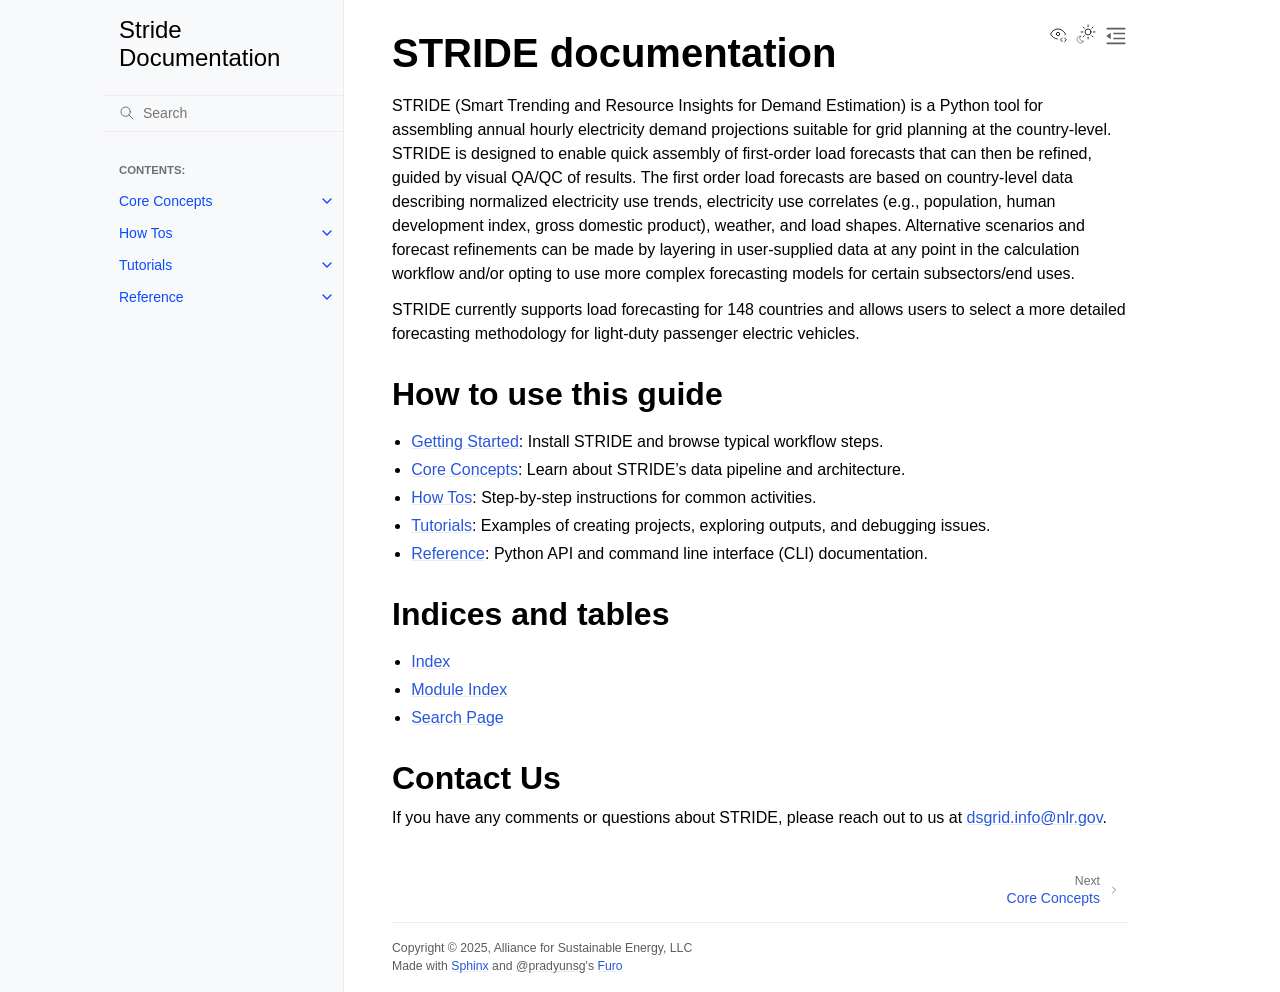
<file: index.html>
<!doctype html>
<html class="no-js" lang="en" data-content_root="./">
  <head><meta charset="utf-8">
    <meta name="viewport" content="width=device-width,initial-scale=1">
    <meta name="color-scheme" content="light dark"><meta name="viewport" content="width=device-width, initial-scale=1" />
<link rel="index" title="Index" href="genindex.html"><link rel="search" title="Search" href="search.html"><link rel="next" title="Core Concepts" href="explanation/index.html">

    <!-- Generated with Sphinx 8.2.3 and Furo 2025.12.19 -->
        <title>Stride Documentation</title>
      <link rel="stylesheet" type="text/css" href="_static/pygments.css?v=d111a655" />
    <link rel="stylesheet" type="text/css" href="_static/styles/furo.css?v=7bdb33bb" />
    <link rel="stylesheet" type="text/css" href="_static/copybutton.css?v=76b2166b" />
    <link rel="stylesheet" type="text/css" href="_static/autodoc_pydantic.css" />
    <link rel="stylesheet" type="text/css" href="_static/styles/furo-extensions.css?v=8dab3a3b" />
    
    


<style>
  body {
    --color-code-background: #f2f2f2;
  --color-code-foreground: #1e1e1e;
  
  }
  @media not print {
    body[data-theme="dark"] {
      --color-code-background: #202020;
  --color-code-foreground: #d0d0d0;
  
    }
    @media (prefers-color-scheme: dark) {
      body:not([data-theme="light"]) {
        --color-code-background: #202020;
  --color-code-foreground: #d0d0d0;
  
      }
    }
  }
</style></head>
  <body>
    
    <script>
      document.body.dataset.theme = localStorage.getItem("theme") || "auto";
    </script>
    

<svg xmlns="http://www.w3.org/2000/svg" style="display: none;">
  <symbol id="svg-toc" viewBox="0 0 24 24">
    <title>Contents</title>
    <svg stroke="currentColor" fill="currentColor" stroke-width="0" viewBox="0 0 1024 1024">
      <path d="M408 442h480c4.4 0 8-3.6 8-8v-56c0-4.4-3.6-8-8-8H408c-4.4 0-8 3.6-8 8v56c0 4.4 3.6 8 8 8zm-8 204c0 4.4 3.6 8 8 8h480c4.4 0 8-3.6 8-8v-56c0-4.4-3.6-8-8-8H408c-4.4 0-8 3.6-8 8v56zm504-486H120c-4.4 0-8 3.6-8 8v56c0 4.4 3.6 8 8 8h784c4.4 0 8-3.6 8-8v-56c0-4.4-3.6-8-8-8zm0 632H120c-4.4 0-8 3.6-8 8v56c0 4.4 3.6 8 8 8h784c4.4 0 8-3.6 8-8v-56c0-4.4-3.6-8-8-8zM115.4 518.9L271.7 642c5.8 4.6 14.4.5 14.4-6.9V388.9c0-7.4-8.5-11.5-14.4-6.9L115.4 505.1a8.74 8.74 0 0 0 0 13.8z"/>
    </svg>
  </symbol>
  <symbol id="svg-menu" viewBox="0 0 24 24">
    <title>Menu</title>
    <svg xmlns="http://www.w3.org/2000/svg" viewBox="0 0 24 24" fill="none" stroke="currentColor"
      stroke-width="2" stroke-linecap="round" stroke-linejoin="round" class="feather-menu">
      <line x1="3" y1="12" x2="21" y2="12"></line>
      <line x1="3" y1="6" x2="21" y2="6"></line>
      <line x1="3" y1="18" x2="21" y2="18"></line>
    </svg>
  </symbol>
  <symbol id="svg-arrow-right" viewBox="0 0 24 24">
    <title>Expand</title>
    <svg xmlns="http://www.w3.org/2000/svg" viewBox="0 0 24 24" fill="none" stroke="currentColor"
      stroke-width="2" stroke-linecap="round" stroke-linejoin="round" class="feather-chevron-right">
      <polyline points="9 18 15 12 9 6"></polyline>
    </svg>
  </symbol>
  <symbol id="svg-sun" viewBox="0 0 24 24">
    <title>Light mode</title>
    <svg xmlns="http://www.w3.org/2000/svg" viewBox="0 0 24 24" fill="none" stroke="currentColor"
      stroke-width="1" stroke-linecap="round" stroke-linejoin="round" class="feather-sun">
      <circle cx="12" cy="12" r="5"></circle>
      <line x1="12" y1="1" x2="12" y2="3"></line>
      <line x1="12" y1="21" x2="12" y2="23"></line>
      <line x1="4.22" y1="4.22" x2="5.64" y2="5.64"></line>
      <line x1="18.36" y1="18.36" x2="19.78" y2="19.78"></line>
      <line x1="1" y1="12" x2="3" y2="12"></line>
      <line x1="21" y1="12" x2="23" y2="12"></line>
      <line x1="4.22" y1="19.78" x2="5.64" y2="18.36"></line>
      <line x1="18.36" y1="5.64" x2="19.78" y2="4.22"></line>
    </svg>
  </symbol>
  <symbol id="svg-moon" viewBox="0 0 24 24">
    <title>Dark mode</title>
    <svg xmlns="http://www.w3.org/2000/svg" viewBox="0 0 24 24" fill="none" stroke="currentColor"
      stroke-width="1" stroke-linecap="round" stroke-linejoin="round" class="icon-tabler-moon">
      <path stroke="none" d="M0 0h24v24H0z" fill="none" />
      <path d="M12 3c.132 0 .263 0 .393 0a7.5 7.5 0 0 0 7.92 12.446a9 9 0 1 1 -8.313 -12.454z" />
    </svg>
  </symbol>
  <symbol id="svg-sun-with-moon" viewBox="0 0 24 24">
    <title>Auto light/dark, in light mode</title>
    <svg xmlns="http://www.w3.org/2000/svg" viewBox="0 0 24 24" fill="none" stroke="currentColor"
      stroke-width="1" stroke-linecap="round" stroke-linejoin="round"
      class="icon-custom-derived-from-feather-sun-and-tabler-moon">
      <path style="opacity: 50%" d="M 5.411 14.504 C 5.471 14.504 5.532 14.504 5.591 14.504 C 3.639 16.319 4.383 19.569 6.931 20.352 C 7.693 20.586 8.512 20.551 9.25 20.252 C 8.023 23.207 4.056 23.725 2.11 21.184 C 0.166 18.642 1.702 14.949 4.874 14.536 C 5.051 14.512 5.231 14.5 5.411 14.5 L 5.411 14.504 Z"/>
      <line x1="14.5" y1="3.25" x2="14.5" y2="1.25"/>
      <line x1="14.5" y1="15.85" x2="14.5" y2="17.85"/>
      <line x1="10.044" y1="5.094" x2="8.63" y2="3.68"/>
      <line x1="19" y1="14.05" x2="20.414" y2="15.464"/>
      <line x1="8.2" y1="9.55" x2="6.2" y2="9.55"/>
      <line x1="20.8" y1="9.55" x2="22.8" y2="9.55"/>
      <line x1="10.044" y1="14.006" x2="8.63" y2="15.42"/>
      <line x1="19" y1="5.05" x2="20.414" y2="3.636"/>
      <circle cx="14.5" cy="9.55" r="3.6"/>
    </svg>
  </symbol>
  <symbol id="svg-moon-with-sun" viewBox="0 0 24 24">
    <title>Auto light/dark, in dark mode</title>
    <svg xmlns="http://www.w3.org/2000/svg" viewBox="0 0 24 24" fill="none" stroke="currentColor"
      stroke-width="1" stroke-linecap="round" stroke-linejoin="round"
      class="icon-custom-derived-from-feather-sun-and-tabler-moon">
      <path d="M 8.282 7.007 C 8.385 7.007 8.494 7.007 8.595 7.007 C 5.18 10.184 6.481 15.869 10.942 17.24 C 12.275 17.648 13.706 17.589 15 17.066 C 12.851 22.236 5.91 23.143 2.505 18.696 C -0.897 14.249 1.791 7.786 7.342 7.063 C 7.652 7.021 7.965 7 8.282 7 L 8.282 7.007 Z"/>
      <line style="opacity: 50%" x1="18" y1="3.705" x2="18" y2="2.5"/>
      <line style="opacity: 50%" x1="18" y1="11.295" x2="18" y2="12.5"/>
      <line style="opacity: 50%" x1="15.316" y1="4.816" x2="14.464" y2="3.964"/>
      <line style="opacity: 50%" x1="20.711" y1="10.212" x2="21.563" y2="11.063"/>
      <line style="opacity: 50%" x1="14.205" y1="7.5" x2="13.001" y2="7.5"/>
      <line style="opacity: 50%" x1="21.795" y1="7.5" x2="23" y2="7.5"/>
      <line style="opacity: 50%" x1="15.316" y1="10.184" x2="14.464" y2="11.036"/>
      <line style="opacity: 50%" x1="20.711" y1="4.789" x2="21.563" y2="3.937"/>
      <circle style="opacity: 50%" cx="18" cy="7.5" r="2.169"/>
    </svg>
  </symbol>
  <symbol id="svg-pencil" viewBox="0 0 24 24">
    <svg xmlns="http://www.w3.org/2000/svg" viewBox="0 0 24 24" fill="none" stroke="currentColor"
      stroke-width="1" stroke-linecap="round" stroke-linejoin="round" class="icon-tabler-pencil-code">
      <path d="M4 20h4l10.5 -10.5a2.828 2.828 0 1 0 -4 -4l-10.5 10.5v4" />
      <path d="M13.5 6.5l4 4" />
      <path d="M20 21l2 -2l-2 -2" />
      <path d="M17 17l-2 2l2 2" />
    </svg>
  </symbol>
  <symbol id="svg-eye" viewBox="0 0 24 24">
    <svg xmlns="http://www.w3.org/2000/svg" viewBox="0 0 24 24" fill="none" stroke="currentColor"
      stroke-width="1" stroke-linecap="round" stroke-linejoin="round" class="icon-tabler-eye-code">
      <path stroke="none" d="M0 0h24v24H0z" fill="none" />
      <path d="M10 12a2 2 0 1 0 4 0a2 2 0 0 0 -4 0" />
      <path
        d="M11.11 17.958c-3.209 -.307 -5.91 -2.293 -8.11 -5.958c2.4 -4 5.4 -6 9 -6c3.6 0 6.6 2 9 6c-.21 .352 -.427 .688 -.647 1.008" />
      <path d="M20 21l2 -2l-2 -2" />
      <path d="M17 17l-2 2l2 2" />
    </svg>
  </symbol>
</svg>

<input type="checkbox" class="sidebar-toggle" name="__navigation" id="__navigation" aria-label="Toggle site navigation sidebar">
<input type="checkbox" class="sidebar-toggle" name="__toc" id="__toc" aria-label="Toggle table of contents sidebar">
<label class="overlay sidebar-overlay" for="__navigation"></label>
<label class="overlay toc-overlay" for="__toc"></label>

<a class="skip-to-content muted-link" href="#furo-main-content">Skip to content</a>



<div class="page">
  <header class="mobile-header">
    <div class="header-left">
      <label class="nav-overlay-icon" for="__navigation">
        <span class="icon"><svg><use href="#svg-menu"></use></svg></span>
      </label>
    </div>
    <div class="header-center">
      <a href="#"><div class="brand">Stride Documentation</div></a>
    </div>
    <div class="header-right">
      <div class="theme-toggle-container theme-toggle-header">
        <button class="theme-toggle" aria-label="Toggle Light / Dark / Auto color theme">
          <svg class="theme-icon-when-auto-light"><use href="#svg-sun-with-moon"></use></svg>
          <svg class="theme-icon-when-auto-dark"><use href="#svg-moon-with-sun"></use></svg>
          <svg class="theme-icon-when-dark"><use href="#svg-moon"></use></svg>
          <svg class="theme-icon-when-light"><use href="#svg-sun"></use></svg>
        </button>
      </div>
      <label class="toc-overlay-icon toc-header-icon" for="__toc">
        <span class="icon"><svg><use href="#svg-toc"></use></svg></span>
      </label>
    </div>
  </header>
  <aside class="sidebar-drawer">
    <div class="sidebar-container">
      
      <div class="sidebar-sticky"><a class="sidebar-brand" href="#">
  
  <span class="sidebar-brand-text">Stride Documentation</span>
  
</a><form class="sidebar-search-container" method="get" action="search.html" role="search">
  <input class="sidebar-search" placeholder="Search" name="q" aria-label="Search">
  <input type="hidden" name="check_keywords" value="yes">
  <input type="hidden" name="area" value="default">
</form>
<div id="searchbox"></div><div class="sidebar-scroll"><div class="sidebar-tree">
  <p class="caption" role="heading"><span class="caption-text">Contents:</span></p>
<ul>
<li class="toctree-l1 has-children"><a class="reference internal" href="explanation/index.html">Core Concepts</a><input aria-label="Toggle navigation of Core Concepts" class="toctree-checkbox" id="toctree-checkbox-1" name="toctree-checkbox-1" role="switch" type="checkbox"/><label for="toctree-checkbox-1"><span class="icon"><svg><use href="#svg-arrow-right"></use></svg></span></label><ul>
<li class="toctree-l2"><a class="reference internal" href="explanation/data_download.html">Data Download</a></li>
<li class="toctree-l2"><a class="reference internal" href="explanation/data_validation.html">Data Validation with dsgrid</a></li>
<li class="toctree-l2"><a class="reference internal" href="explanation/customizing_checks.html">Customizing Dataset Checks</a></li>
<li class="toctree-l2"><a class="reference internal" href="explanation/dbt_computation.html">dbt Computation</a></li>
<li class="toctree-l2"><a class="reference internal" href="explanation/weather_year_modeling.html">Weather Year Modeling</a></li>
</ul>
</li>
<li class="toctree-l1 has-children"><a class="reference internal" href="how_tos/index.html">How Tos</a><input aria-label="Toggle navigation of How Tos" class="toctree-checkbox" id="toctree-checkbox-2" name="toctree-checkbox-2" role="switch" type="checkbox"/><label for="toctree-checkbox-2"><span class="icon"><svg><use href="#svg-arrow-right"></use></svg></span></label><ul>
<li class="toctree-l2"><a class="reference internal" href="how_tos/getting_started/index.html">Getting Started</a></li>
<li class="toctree-l2"><a class="reference internal" href="how_tos/download_datasets.html">Download Datasets</a></li>
<li class="toctree-l2"><a class="reference internal" href="how_tos/override_calculated_tables.html">Override Calculated Tables</a></li>
<li class="toctree-l2"><a class="reference internal" href="how_tos/launch_dashboard.html">Launch the Dashboard</a></li>
<li class="toctree-l2"><a class="reference internal" href="how_tos/customize_palette.html">Customize the Color Palette</a></li>
<li class="toctree-l2"><a class="reference internal" href="how_tos/compare_scenarios.html">Compare Scenarios</a></li>
<li class="toctree-l2"><a class="reference internal" href="how_tos/export_results.html">Export Results</a></li>
</ul>
</li>
<li class="toctree-l1 has-children"><a class="reference internal" href="tutorials/index.html">Tutorials</a><input aria-label="Toggle navigation of Tutorials" class="toctree-checkbox" id="toctree-checkbox-3" name="toctree-checkbox-3" role="switch" type="checkbox"/><label for="toctree-checkbox-3"><span class="icon"><svg><use href="#svg-arrow-right"></use></svg></span></label><ul>
<li class="toctree-l2"><a class="reference internal" href="tutorials/create_project.html">Create a project</a></li>
<li class="toctree-l2"><a class="reference internal" href="tutorials/dbt_project.html">Browse the dbt project</a></li>
<li class="toctree-l2"><a class="reference internal" href="tutorials/manage_calculated_tables.html">Manage calculated tables</a></li>
<li class="toctree-l2"><a class="reference internal" href="tutorials/data_api_tutorial.html">Process results with Python</a></li>
<li class="toctree-l2"><a class="reference internal" href="tutorials/debugging_stride.html">Debug stride source code</a></li>
</ul>
</li>
<li class="toctree-l1 has-children"><a class="reference internal" href="reference/index.html">Reference</a><input aria-label="Toggle navigation of Reference" class="toctree-checkbox" id="toctree-checkbox-4" name="toctree-checkbox-4" role="switch" type="checkbox"/><label for="toctree-checkbox-4"><span class="icon"><svg><use href="#svg-arrow-right"></use></svg></span></label><ul>
<li class="toctree-l2"><a class="reference internal" href="reference/data_api.html">Data API</a></li>
<li class="toctree-l2"><a class="reference internal" href="reference/project_api.html">stride Project API</a></li>
<li class="toctree-l2"><a class="reference internal" href="reference/cli_reference.html">CLI reference</a></li>
</ul>
</li>
</ul>

</div>
</div>

      </div>
      
    </div>
  </aside>
  <div class="main">
    <div class="content">
      <div class="article-container">
        <a href="#" class="back-to-top muted-link">
          <svg xmlns="http://www.w3.org/2000/svg" viewBox="0 0 24 24">
            <path d="M13 20h-2V8l-5.5 5.5-1.42-1.42L12 4.16l7.92 7.92-1.42 1.42L13 8v12z"></path>
          </svg>
          <span>Back to top</span>
        </a>
        <div class="content-icon-container">
          <div class="view-this-page">
  <a class="muted-link" href="_sources/index.md.txt" title="View this page">
    <svg><use href="#svg-eye"></use></svg>
    <span class="visually-hidden">View this page</span>
  </a>
</div>
<div class="theme-toggle-container theme-toggle-content">
            <button class="theme-toggle" aria-label="Toggle Light / Dark / Auto color theme">
              <svg class="theme-icon-when-auto-light"><use href="#svg-sun-with-moon"></use></svg>
              <svg class="theme-icon-when-auto-dark"><use href="#svg-moon-with-sun"></use></svg>
              <svg class="theme-icon-when-dark"><use href="#svg-moon"></use></svg>
              <svg class="theme-icon-when-light"><use href="#svg-sun"></use></svg>
            </button>
          </div>
          <label class="toc-overlay-icon toc-content-icon" for="__toc">
            <span class="icon"><svg><use href="#svg-toc"></use></svg></span>
          </label>
        </div>
        <article role="main" id="furo-main-content">
          <section id="stride-documentation">
<h1>STRIDE documentation<a class="headerlink" href="#stride-documentation" title="Link to this heading">¶</a></h1>
<p>STRIDE (Smart Trending and Resource Insights for Demand Estimation) is a Python tool for assembling annual hourly electricity demand projections suitable for grid planning at the country-level. STRIDE is designed to enable quick assembly of first-order load forecasts that can then be refined, guided by visual QA/QC of results. The first order load forecasts are based on country-level data describing normalized electricity use trends, electricity use correlates (e.g., population, human development index, gross domestic product), weather, and load shapes. Alternative scenarios and forecast refinements can be made by layering in user-supplied data at any point in the calculation workflow and/or opting to use more complex forecasting models for certain subsectors/end uses.</p>
<p>STRIDE currently supports load forecasting for 148 countries and allows users to select a more detailed forecasting methodology for light-duty passenger electric vehicles.</p>
<section id="how-to-use-this-guide">
<h2>How to use this guide<a class="headerlink" href="#how-to-use-this-guide" title="Link to this heading">¶</a></h2>
<ul class="simple">
<li><p><a class="reference internal" href="how_tos/getting_started/index.html#getting-started"><span class="std std-ref">Getting Started</span></a>: Install STRIDE and browse typical workflow steps.</p></li>
<li><p><a class="reference internal" href="explanation/index.html#core-concepts"><span class="std std-ref">Core Concepts</span></a>: Learn about STRIDE’s data pipeline and architecture.</p></li>
<li><p><a class="reference internal" href="how_tos/index.html#how-tos"><span class="std std-ref">How Tos</span></a>: Step-by-step instructions for common activities.</p></li>
<li><p><a class="reference internal" href="tutorials/index.html#tutorials"><span class="std std-ref">Tutorials</span></a>: Examples of creating projects, exploring outputs, and debugging issues.</p></li>
<li><p><a class="reference internal" href="reference/index.html#reference"><span class="std std-ref">Reference</span></a>: Python API and command line interface (CLI) documentation.</p></li>
</ul>
<div class="toctree-wrapper compound">
</div>
</section>
<section id="indices-and-tables">
<h2>Indices and tables<a class="headerlink" href="#indices-and-tables" title="Link to this heading">¶</a></h2>
<ul class="simple">
<li><p><a class="reference internal" href="genindex.html"><span class="std std-ref">Index</span></a></p></li>
<li><p><a class="reference internal" href="py-modindex.html"><span class="std std-ref">Module Index</span></a></p></li>
<li><p><a class="reference internal" href="search.html"><span class="std std-ref">Search Page</span></a></p></li>
</ul>
</section>
<section id="contact-us">
<h2>Contact Us<a class="headerlink" href="#contact-us" title="Link to this heading">¶</a></h2>
<p>If you have any comments or questions about STRIDE, please reach out to us at <a class="reference external" href="mailto:dsgrid&#46;info&#37;&#52;&#48;nlr&#46;gov">dsgrid<span>&#46;</span>info<span>&#64;</span>nlr<span>&#46;</span>gov</a>.</p>
</section>
</section>

        </article>
      </div>
      <footer>
        
        <div class="related-pages">
          <a class="next-page" href="explanation/index.html">
              <div class="page-info">
                <div class="context">
                  <span>Next</span>
                </div>
                <div class="title">Core Concepts</div>
              </div>
              <svg class="furo-related-icon"><use href="#svg-arrow-right"></use></svg>
            </a>
          
        </div>
        <div class="bottom-of-page">
          <div class="left-details">
            <div class="copyright">
                Copyright &#169; 2025, Alliance for Sustainable Energy, LLC
            </div>
            Made with <a href="https://www.sphinx-doc.org/">Sphinx</a> and <a class="muted-link" href="https://pradyunsg.me">@pradyunsg</a>'s
            
            <a href="https://github.com/pradyunsg/furo">Furo</a>
            
          </div>
          <div class="right-details">
            
          </div>
        </div>
        
      </footer>
    </div>
    <aside class="toc-drawer">
      
      
      <div class="toc-sticky toc-scroll">
        <div class="toc-title-container">
          <span class="toc-title">
            On this page
          </span>
        </div>
        <div class="toc-tree-container">
          <div class="toc-tree">
            <ul>
<li><a class="reference internal" href="#">STRIDE documentation</a><ul>
<li><a class="reference internal" href="#how-to-use-this-guide">How to use this guide</a></li>
<li><a class="reference internal" href="#indices-and-tables">Indices and tables</a></li>
<li><a class="reference internal" href="#contact-us">Contact Us</a></li>
</ul>
</li>
</ul>

          </div>
        </div>
      </div>
      
      
    </aside>
  </div>
</div><script src="_static/documentation_options.js?v=f539c95a"></script>
    <script src="_static/doctools.js?v=9bcbadda"></script>
    <script src="_static/sphinx_highlight.js?v=dc90522c"></script>
    <script src="_static/scripts/furo.js?v=46bd48cc"></script>
    <script src="_static/clipboard.min.js?v=a7894cd8"></script>
    <script src="_static/copybutton.js?v=3a0c56fd"></script>
    </body>
</html>
</file>
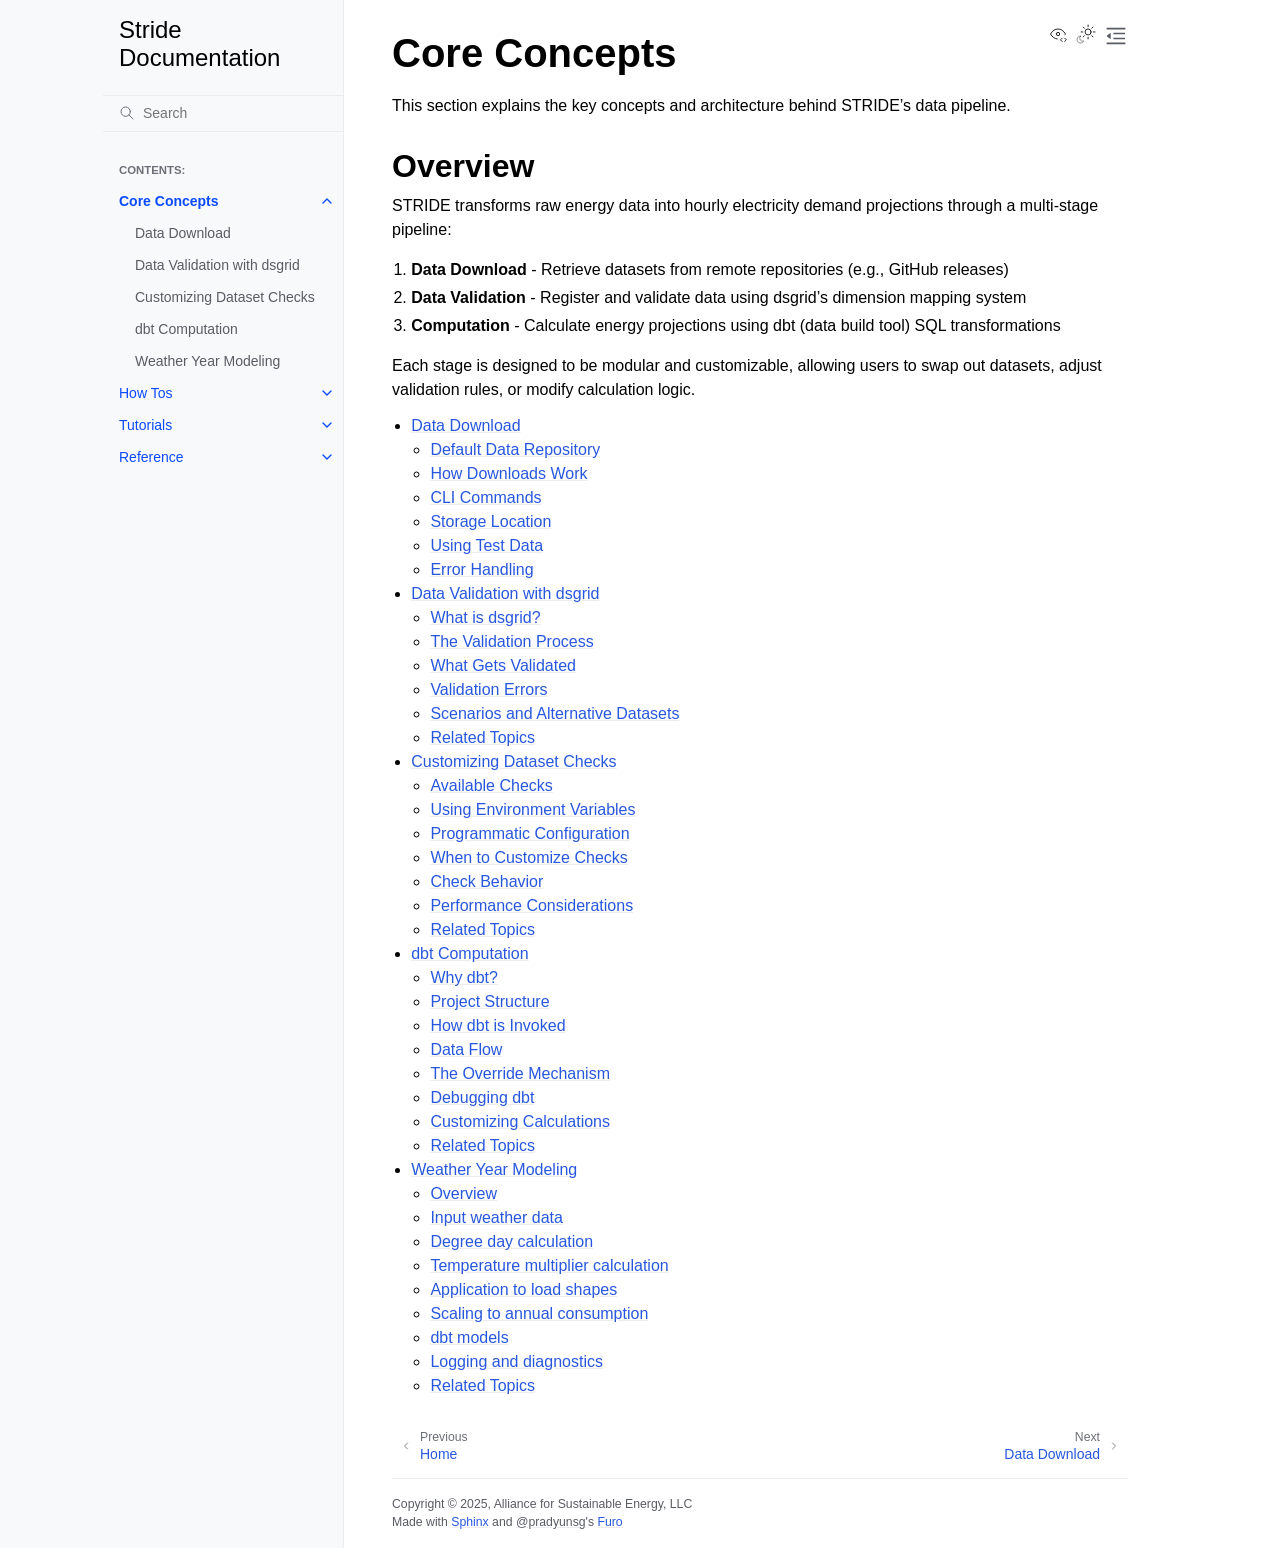
<file: explanation/index.html>
<!doctype html>
<html class="no-js" lang="en" data-content_root="../">
  <head><meta charset="utf-8">
    <meta name="viewport" content="width=device-width,initial-scale=1">
    <meta name="color-scheme" content="light dark"><meta name="viewport" content="width=device-width, initial-scale=1" />
<link rel="index" title="Index" href="../genindex.html"><link rel="search" title="Search" href="../search.html"><link rel="next" title="Data Download" href="data_download.html"><link rel="prev" title="STRIDE documentation" href="../index.html">

    <!-- Generated with Sphinx 8.2.3 and Furo 2025.12.19 -->
        <title>Core Concepts - Stride Documentation</title>
      <link rel="stylesheet" type="text/css" href="../_static/pygments.css?v=d111a655" />
    <link rel="stylesheet" type="text/css" href="../_static/styles/furo.css?v=7bdb33bb" />
    <link rel="stylesheet" type="text/css" href="../_static/copybutton.css?v=76b2166b" />
    <link rel="stylesheet" type="text/css" href="../_static/autodoc_pydantic.css" />
    <link rel="stylesheet" type="text/css" href="../_static/styles/furo-extensions.css?v=8dab3a3b" />
    
    


<style>
  body {
    --color-code-background: #f2f2f2;
  --color-code-foreground: #1e1e1e;
  
  }
  @media not print {
    body[data-theme="dark"] {
      --color-code-background: #202020;
  --color-code-foreground: #d0d0d0;
  
    }
    @media (prefers-color-scheme: dark) {
      body:not([data-theme="light"]) {
        --color-code-background: #202020;
  --color-code-foreground: #d0d0d0;
  
      }
    }
  }
</style></head>
  <body>
    
    <script>
      document.body.dataset.theme = localStorage.getItem("theme") || "auto";
    </script>
    

<svg xmlns="http://www.w3.org/2000/svg" style="display: none;">
  <symbol id="svg-toc" viewBox="0 0 24 24">
    <title>Contents</title>
    <svg stroke="currentColor" fill="currentColor" stroke-width="0" viewBox="0 0 1024 1024">
      <path d="M408 442h480c4.4 0 8-3.6 8-8v-56c0-4.4-3.6-8-8-8H408c-4.4 0-8 3.6-8 8v56c0 4.4 3.6 8 8 8zm-8 204c0 4.4 3.6 8 8 8h480c4.4 0 8-3.6 8-8v-56c0-4.4-3.6-8-8-8H408c-4.4 0-8 3.6-8 8v56zm504-486H120c-4.4 0-8 3.6-8 8v56c0 4.4 3.6 8 8 8h784c4.4 0 8-3.6 8-8v-56c0-4.4-3.6-8-8-8zm0 632H120c-4.4 0-8 3.6-8 8v56c0 4.4 3.6 8 8 8h784c4.4 0 8-3.6 8-8v-56c0-4.4-3.6-8-8-8zM115.4 518.9L271.7 642c5.8 4.6 14.4.5 14.4-6.9V388.9c0-7.4-8.5-11.5-14.4-6.9L115.4 505.1a8.74 8.74 0 0 0 0 13.8z"/>
    </svg>
  </symbol>
  <symbol id="svg-menu" viewBox="0 0 24 24">
    <title>Menu</title>
    <svg xmlns="http://www.w3.org/2000/svg" viewBox="0 0 24 24" fill="none" stroke="currentColor"
      stroke-width="2" stroke-linecap="round" stroke-linejoin="round" class="feather-menu">
      <line x1="3" y1="12" x2="21" y2="12"></line>
      <line x1="3" y1="6" x2="21" y2="6"></line>
      <line x1="3" y1="18" x2="21" y2="18"></line>
    </svg>
  </symbol>
  <symbol id="svg-arrow-right" viewBox="0 0 24 24">
    <title>Expand</title>
    <svg xmlns="http://www.w3.org/2000/svg" viewBox="0 0 24 24" fill="none" stroke="currentColor"
      stroke-width="2" stroke-linecap="round" stroke-linejoin="round" class="feather-chevron-right">
      <polyline points="9 18 15 12 9 6"></polyline>
    </svg>
  </symbol>
  <symbol id="svg-sun" viewBox="0 0 24 24">
    <title>Light mode</title>
    <svg xmlns="http://www.w3.org/2000/svg" viewBox="0 0 24 24" fill="none" stroke="currentColor"
      stroke-width="1" stroke-linecap="round" stroke-linejoin="round" class="feather-sun">
      <circle cx="12" cy="12" r="5"></circle>
      <line x1="12" y1="1" x2="12" y2="3"></line>
      <line x1="12" y1="21" x2="12" y2="23"></line>
      <line x1="4.22" y1="4.22" x2="5.64" y2="5.64"></line>
      <line x1="18.36" y1="18.36" x2="19.78" y2="19.78"></line>
      <line x1="1" y1="12" x2="3" y2="12"></line>
      <line x1="21" y1="12" x2="23" y2="12"></line>
      <line x1="4.22" y1="19.78" x2="5.64" y2="18.36"></line>
      <line x1="18.36" y1="5.64" x2="19.78" y2="4.22"></line>
    </svg>
  </symbol>
  <symbol id="svg-moon" viewBox="0 0 24 24">
    <title>Dark mode</title>
    <svg xmlns="http://www.w3.org/2000/svg" viewBox="0 0 24 24" fill="none" stroke="currentColor"
      stroke-width="1" stroke-linecap="round" stroke-linejoin="round" class="icon-tabler-moon">
      <path stroke="none" d="M0 0h24v24H0z" fill="none" />
      <path d="M12 3c.132 0 .263 0 .393 0a7.5 7.5 0 0 0 7.92 12.446a9 9 0 1 1 -8.313 -12.454z" />
    </svg>
  </symbol>
  <symbol id="svg-sun-with-moon" viewBox="0 0 24 24">
    <title>Auto light/dark, in light mode</title>
    <svg xmlns="http://www.w3.org/2000/svg" viewBox="0 0 24 24" fill="none" stroke="currentColor"
      stroke-width="1" stroke-linecap="round" stroke-linejoin="round"
      class="icon-custom-derived-from-feather-sun-and-tabler-moon">
      <path style="opacity: 50%" d="M 5.411 14.504 C 5.471 14.504 5.532 14.504 5.591 14.504 C 3.639 16.319 4.383 19.569 6.931 20.352 C 7.693 20.586 8.512 20.551 9.25 20.252 C 8.023 23.207 4.056 23.725 2.11 21.184 C 0.166 18.642 1.702 14.949 4.874 14.536 C 5.051 14.512 5.231 14.5 5.411 14.5 L 5.411 14.504 Z"/>
      <line x1="14.5" y1="3.25" x2="14.5" y2="1.25"/>
      <line x1="14.5" y1="15.85" x2="14.5" y2="17.85"/>
      <line x1="10.044" y1="5.094" x2="8.63" y2="3.68"/>
      <line x1="19" y1="14.05" x2="20.414" y2="15.464"/>
      <line x1="8.2" y1="9.55" x2="6.2" y2="9.55"/>
      <line x1="20.8" y1="9.55" x2="22.8" y2="9.55"/>
      <line x1="10.044" y1="14.006" x2="8.63" y2="15.42"/>
      <line x1="19" y1="5.05" x2="20.414" y2="3.636"/>
      <circle cx="14.5" cy="9.55" r="3.6"/>
    </svg>
  </symbol>
  <symbol id="svg-moon-with-sun" viewBox="0 0 24 24">
    <title>Auto light/dark, in dark mode</title>
    <svg xmlns="http://www.w3.org/2000/svg" viewBox="0 0 24 24" fill="none" stroke="currentColor"
      stroke-width="1" stroke-linecap="round" stroke-linejoin="round"
      class="icon-custom-derived-from-feather-sun-and-tabler-moon">
      <path d="M 8.282 7.007 C 8.385 7.007 8.494 7.007 8.595 7.007 C 5.18 10.184 6.481 15.869 10.942 17.24 C 12.275 17.648 13.706 17.589 15 17.066 C 12.851 22.236 5.91 23.143 2.505 18.696 C -0.897 14.249 1.791 7.786 7.342 7.063 C 7.652 7.021 7.965 7 8.282 7 L 8.282 7.007 Z"/>
      <line style="opacity: 50%" x1="18" y1="3.705" x2="18" y2="2.5"/>
      <line style="opacity: 50%" x1="18" y1="11.295" x2="18" y2="12.5"/>
      <line style="opacity: 50%" x1="15.316" y1="4.816" x2="14.464" y2="3.964"/>
      <line style="opacity: 50%" x1="20.711" y1="10.212" x2="21.563" y2="11.063"/>
      <line style="opacity: 50%" x1="14.205" y1="7.5" x2="13.001" y2="7.5"/>
      <line style="opacity: 50%" x1="21.795" y1="7.5" x2="23" y2="7.5"/>
      <line style="opacity: 50%" x1="15.316" y1="10.184" x2="14.464" y2="11.036"/>
      <line style="opacity: 50%" x1="20.711" y1="4.789" x2="21.563" y2="3.937"/>
      <circle style="opacity: 50%" cx="18" cy="7.5" r="2.169"/>
    </svg>
  </symbol>
  <symbol id="svg-pencil" viewBox="0 0 24 24">
    <svg xmlns="http://www.w3.org/2000/svg" viewBox="0 0 24 24" fill="none" stroke="currentColor"
      stroke-width="1" stroke-linecap="round" stroke-linejoin="round" class="icon-tabler-pencil-code">
      <path d="M4 20h4l10.5 -10.5a2.828 2.828 0 1 0 -4 -4l-10.5 10.5v4" />
      <path d="M13.5 6.5l4 4" />
      <path d="M20 21l2 -2l-2 -2" />
      <path d="M17 17l-2 2l2 2" />
    </svg>
  </symbol>
  <symbol id="svg-eye" viewBox="0 0 24 24">
    <svg xmlns="http://www.w3.org/2000/svg" viewBox="0 0 24 24" fill="none" stroke="currentColor"
      stroke-width="1" stroke-linecap="round" stroke-linejoin="round" class="icon-tabler-eye-code">
      <path stroke="none" d="M0 0h24v24H0z" fill="none" />
      <path d="M10 12a2 2 0 1 0 4 0a2 2 0 0 0 -4 0" />
      <path
        d="M11.11 17.958c-3.209 -.307 -5.91 -2.293 -8.11 -5.958c2.4 -4 5.4 -6 9 -6c3.6 0 6.6 2 9 6c-.21 .352 -.427 .688 -.647 1.008" />
      <path d="M20 21l2 -2l-2 -2" />
      <path d="M17 17l-2 2l2 2" />
    </svg>
  </symbol>
</svg>

<input type="checkbox" class="sidebar-toggle" name="__navigation" id="__navigation" aria-label="Toggle site navigation sidebar">
<input type="checkbox" class="sidebar-toggle" name="__toc" id="__toc" aria-label="Toggle table of contents sidebar">
<label class="overlay sidebar-overlay" for="__navigation"></label>
<label class="overlay toc-overlay" for="__toc"></label>

<a class="skip-to-content muted-link" href="#furo-main-content">Skip to content</a>



<div class="page">
  <header class="mobile-header">
    <div class="header-left">
      <label class="nav-overlay-icon" for="__navigation">
        <span class="icon"><svg><use href="#svg-menu"></use></svg></span>
      </label>
    </div>
    <div class="header-center">
      <a href="../index.html"><div class="brand">Stride Documentation</div></a>
    </div>
    <div class="header-right">
      <div class="theme-toggle-container theme-toggle-header">
        <button class="theme-toggle" aria-label="Toggle Light / Dark / Auto color theme">
          <svg class="theme-icon-when-auto-light"><use href="#svg-sun-with-moon"></use></svg>
          <svg class="theme-icon-when-auto-dark"><use href="#svg-moon-with-sun"></use></svg>
          <svg class="theme-icon-when-dark"><use href="#svg-moon"></use></svg>
          <svg class="theme-icon-when-light"><use href="#svg-sun"></use></svg>
        </button>
      </div>
      <label class="toc-overlay-icon toc-header-icon" for="__toc">
        <span class="icon"><svg><use href="#svg-toc"></use></svg></span>
      </label>
    </div>
  </header>
  <aside class="sidebar-drawer">
    <div class="sidebar-container">
      
      <div class="sidebar-sticky"><a class="sidebar-brand" href="../index.html">
  
  <span class="sidebar-brand-text">Stride Documentation</span>
  
</a><form class="sidebar-search-container" method="get" action="../search.html" role="search">
  <input class="sidebar-search" placeholder="Search" name="q" aria-label="Search">
  <input type="hidden" name="check_keywords" value="yes">
  <input type="hidden" name="area" value="default">
</form>
<div id="searchbox"></div><div class="sidebar-scroll"><div class="sidebar-tree">
  <p class="caption" role="heading"><span class="caption-text">Contents:</span></p>
<ul class="current">
<li class="toctree-l1 current has-children current-page"><a class="current reference internal" href="#">Core Concepts</a><input aria-label="Toggle navigation of Core Concepts" checked="" class="toctree-checkbox" id="toctree-checkbox-1" name="toctree-checkbox-1" role="switch" type="checkbox"/><label for="toctree-checkbox-1"><span class="icon"><svg><use href="#svg-arrow-right"></use></svg></span></label><ul>
<li class="toctree-l2"><a class="reference internal" href="data_download.html">Data Download</a></li>
<li class="toctree-l2"><a class="reference internal" href="data_validation.html">Data Validation with dsgrid</a></li>
<li class="toctree-l2"><a class="reference internal" href="customizing_checks.html">Customizing Dataset Checks</a></li>
<li class="toctree-l2"><a class="reference internal" href="dbt_computation.html">dbt Computation</a></li>
<li class="toctree-l2"><a class="reference internal" href="weather_year_modeling.html">Weather Year Modeling</a></li>
</ul>
</li>
<li class="toctree-l1 has-children"><a class="reference internal" href="../how_tos/index.html">How Tos</a><input aria-label="Toggle navigation of How Tos" class="toctree-checkbox" id="toctree-checkbox-2" name="toctree-checkbox-2" role="switch" type="checkbox"/><label for="toctree-checkbox-2"><span class="icon"><svg><use href="#svg-arrow-right"></use></svg></span></label><ul>
<li class="toctree-l2"><a class="reference internal" href="../how_tos/getting_started/index.html">Getting Started</a></li>
<li class="toctree-l2"><a class="reference internal" href="../how_tos/download_datasets.html">Download Datasets</a></li>
<li class="toctree-l2"><a class="reference internal" href="../how_tos/override_calculated_tables.html">Override Calculated Tables</a></li>
<li class="toctree-l2"><a class="reference internal" href="../how_tos/launch_dashboard.html">Launch the Dashboard</a></li>
<li class="toctree-l2"><a class="reference internal" href="../how_tos/customize_palette.html">Customize the Color Palette</a></li>
<li class="toctree-l2"><a class="reference internal" href="../how_tos/compare_scenarios.html">Compare Scenarios</a></li>
<li class="toctree-l2"><a class="reference internal" href="../how_tos/export_results.html">Export Results</a></li>
</ul>
</li>
<li class="toctree-l1 has-children"><a class="reference internal" href="../tutorials/index.html">Tutorials</a><input aria-label="Toggle navigation of Tutorials" class="toctree-checkbox" id="toctree-checkbox-3" name="toctree-checkbox-3" role="switch" type="checkbox"/><label for="toctree-checkbox-3"><span class="icon"><svg><use href="#svg-arrow-right"></use></svg></span></label><ul>
<li class="toctree-l2"><a class="reference internal" href="../tutorials/create_project.html">Create a project</a></li>
<li class="toctree-l2"><a class="reference internal" href="../tutorials/dbt_project.html">Browse the dbt project</a></li>
<li class="toctree-l2"><a class="reference internal" href="../tutorials/manage_calculated_tables.html">Manage calculated tables</a></li>
<li class="toctree-l2"><a class="reference internal" href="../tutorials/data_api_tutorial.html">Process results with Python</a></li>
<li class="toctree-l2"><a class="reference internal" href="../tutorials/debugging_stride.html">Debug stride source code</a></li>
</ul>
</li>
<li class="toctree-l1 has-children"><a class="reference internal" href="../reference/index.html">Reference</a><input aria-label="Toggle navigation of Reference" class="toctree-checkbox" id="toctree-checkbox-4" name="toctree-checkbox-4" role="switch" type="checkbox"/><label for="toctree-checkbox-4"><span class="icon"><svg><use href="#svg-arrow-right"></use></svg></span></label><ul>
<li class="toctree-l2"><a class="reference internal" href="../reference/data_api.html">Data API</a></li>
<li class="toctree-l2"><a class="reference internal" href="../reference/project_api.html">stride Project API</a></li>
<li class="toctree-l2"><a class="reference internal" href="../reference/cli_reference.html">CLI reference</a></li>
</ul>
</li>
</ul>

</div>
</div>

      </div>
      
    </div>
  </aside>
  <div class="main">
    <div class="content">
      <div class="article-container">
        <a href="#" class="back-to-top muted-link">
          <svg xmlns="http://www.w3.org/2000/svg" viewBox="0 0 24 24">
            <path d="M13 20h-2V8l-5.5 5.5-1.42-1.42L12 4.16l7.92 7.92-1.42 1.42L13 8v12z"></path>
          </svg>
          <span>Back to top</span>
        </a>
        <div class="content-icon-container">
          <div class="view-this-page">
  <a class="muted-link" href="../_sources/explanation/index.md.txt" title="View this page">
    <svg><use href="#svg-eye"></use></svg>
    <span class="visually-hidden">View this page</span>
  </a>
</div>
<div class="theme-toggle-container theme-toggle-content">
            <button class="theme-toggle" aria-label="Toggle Light / Dark / Auto color theme">
              <svg class="theme-icon-when-auto-light"><use href="#svg-sun-with-moon"></use></svg>
              <svg class="theme-icon-when-auto-dark"><use href="#svg-moon-with-sun"></use></svg>
              <svg class="theme-icon-when-dark"><use href="#svg-moon"></use></svg>
              <svg class="theme-icon-when-light"><use href="#svg-sun"></use></svg>
            </button>
          </div>
          <label class="toc-overlay-icon toc-content-icon" for="__toc">
            <span class="icon"><svg><use href="#svg-toc"></use></svg></span>
          </label>
        </div>
        <article role="main" id="furo-main-content">
          <section id="explanation">
<span id="core-concepts"></span><span id="id1"></span><h1>Core Concepts<a class="headerlink" href="#explanation" title="Link to this heading">¶</a></h1>
<p>This section explains the key concepts and architecture behind STRIDE’s data pipeline.</p>
<section id="overview">
<h2>Overview<a class="headerlink" href="#overview" title="Link to this heading">¶</a></h2>
<p>STRIDE transforms raw energy data into hourly electricity demand projections through a multi-stage pipeline:</p>
<ol class="arabic simple">
<li><p><strong>Data Download</strong> - Retrieve datasets from remote repositories (e.g., GitHub releases)</p></li>
<li><p><strong>Data Validation</strong> - Register and validate data using dsgrid’s dimension mapping system</p></li>
<li><p><strong>Computation</strong> - Calculate energy projections using dbt (data build tool) SQL transformations</p></li>
</ol>
<p>Each stage is designed to be modular and customizable, allowing users to swap out datasets, adjust validation rules, or modify calculation logic.</p>
<div class="toctree-wrapper compound">
<ul>
<li class="toctree-l1"><a class="reference internal" href="data_download.html">Data Download</a><ul>
<li class="toctree-l2"><a class="reference internal" href="data_download.html#default-data-repository">Default Data Repository</a></li>
<li class="toctree-l2"><a class="reference internal" href="data_download.html#how-downloads-work">How Downloads Work</a></li>
<li class="toctree-l2"><a class="reference internal" href="data_download.html#cli-commands">CLI Commands</a></li>
<li class="toctree-l2"><a class="reference internal" href="data_download.html#storage-location">Storage Location</a></li>
<li class="toctree-l2"><a class="reference internal" href="data_download.html#using-test-data">Using Test Data</a></li>
<li class="toctree-l2"><a class="reference internal" href="data_download.html#error-handling">Error Handling</a></li>
</ul>
</li>
<li class="toctree-l1"><a class="reference internal" href="data_validation.html">Data Validation with dsgrid</a><ul>
<li class="toctree-l2"><a class="reference internal" href="data_validation.html#what-is-dsgrid">What is dsgrid?</a></li>
<li class="toctree-l2"><a class="reference internal" href="data_validation.html#the-validation-process">The Validation Process</a></li>
<li class="toctree-l2"><a class="reference internal" href="data_validation.html#what-gets-validated">What Gets Validated</a></li>
<li class="toctree-l2"><a class="reference internal" href="data_validation.html#validation-errors">Validation Errors</a></li>
<li class="toctree-l2"><a class="reference internal" href="data_validation.html#scenarios-and-alternative-datasets">Scenarios and Alternative Datasets</a></li>
<li class="toctree-l2"><a class="reference internal" href="data_validation.html#related-topics">Related Topics</a></li>
</ul>
</li>
<li class="toctree-l1"><a class="reference internal" href="customizing_checks.html">Customizing Dataset Checks</a><ul>
<li class="toctree-l2"><a class="reference internal" href="customizing_checks.html#available-checks">Available Checks</a></li>
<li class="toctree-l2"><a class="reference internal" href="customizing_checks.html#using-environment-variables">Using Environment Variables</a></li>
<li class="toctree-l2"><a class="reference internal" href="customizing_checks.html#programmatic-configuration">Programmatic Configuration</a></li>
<li class="toctree-l2"><a class="reference internal" href="customizing_checks.html#when-to-customize-checks">When to Customize Checks</a></li>
<li class="toctree-l2"><a class="reference internal" href="customizing_checks.html#check-behavior">Check Behavior</a></li>
<li class="toctree-l2"><a class="reference internal" href="customizing_checks.html#performance-considerations">Performance Considerations</a></li>
<li class="toctree-l2"><a class="reference internal" href="customizing_checks.html#related-topics">Related Topics</a></li>
</ul>
</li>
<li class="toctree-l1"><a class="reference internal" href="dbt_computation.html">dbt Computation</a><ul>
<li class="toctree-l2"><a class="reference internal" href="dbt_computation.html#why-dbt">Why dbt?</a></li>
<li class="toctree-l2"><a class="reference internal" href="dbt_computation.html#project-structure">Project Structure</a></li>
<li class="toctree-l2"><a class="reference internal" href="dbt_computation.html#how-dbt-is-invoked">How dbt is Invoked</a></li>
<li class="toctree-l2"><a class="reference internal" href="dbt_computation.html#data-flow">Data Flow</a></li>
<li class="toctree-l2"><a class="reference internal" href="dbt_computation.html#the-override-mechanism">The Override Mechanism</a></li>
<li class="toctree-l2"><a class="reference internal" href="dbt_computation.html#debugging-dbt">Debugging dbt</a></li>
<li class="toctree-l2"><a class="reference internal" href="dbt_computation.html#customizing-calculations">Customizing Calculations</a></li>
<li class="toctree-l2"><a class="reference internal" href="dbt_computation.html#related-topics">Related Topics</a></li>
</ul>
</li>
<li class="toctree-l1"><a class="reference internal" href="weather_year_modeling.html">Weather Year Modeling</a><ul>
<li class="toctree-l2"><a class="reference internal" href="weather_year_modeling.html#overview">Overview</a></li>
<li class="toctree-l2"><a class="reference internal" href="weather_year_modeling.html#input-weather-data">Input weather data</a></li>
<li class="toctree-l2"><a class="reference internal" href="weather_year_modeling.html#degree-day-calculation">Degree day calculation</a></li>
<li class="toctree-l2"><a class="reference internal" href="weather_year_modeling.html#temperature-multiplier-calculation">Temperature multiplier calculation</a></li>
<li class="toctree-l2"><a class="reference internal" href="weather_year_modeling.html#application-to-load-shapes">Application to load shapes</a></li>
<li class="toctree-l2"><a class="reference internal" href="weather_year_modeling.html#scaling-to-annual-consumption">Scaling to annual consumption</a></li>
<li class="toctree-l2"><a class="reference internal" href="weather_year_modeling.html#dbt-models">dbt models</a></li>
<li class="toctree-l2"><a class="reference internal" href="weather_year_modeling.html#logging-and-diagnostics">Logging and diagnostics</a></li>
<li class="toctree-l2"><a class="reference internal" href="weather_year_modeling.html#related-topics">Related Topics</a></li>
</ul>
</li>
</ul>
</div>
</section>
</section>

        </article>
      </div>
      <footer>
        
        <div class="related-pages">
          <a class="next-page" href="data_download.html">
              <div class="page-info">
                <div class="context">
                  <span>Next</span>
                </div>
                <div class="title">Data Download</div>
              </div>
              <svg class="furo-related-icon"><use href="#svg-arrow-right"></use></svg>
            </a>
          <a class="prev-page" href="../index.html">
              <svg class="furo-related-icon"><use href="#svg-arrow-right"></use></svg>
              <div class="page-info">
                <div class="context">
                  <span>Previous</span>
                </div>
                
                <div class="title">Home</div>
                
              </div>
            </a>
        </div>
        <div class="bottom-of-page">
          <div class="left-details">
            <div class="copyright">
                Copyright &#169; 2025, Alliance for Sustainable Energy, LLC
            </div>
            Made with <a href="https://www.sphinx-doc.org/">Sphinx</a> and <a class="muted-link" href="https://pradyunsg.me">@pradyunsg</a>'s
            
            <a href="https://github.com/pradyunsg/furo">Furo</a>
            
          </div>
          <div class="right-details">
            
          </div>
        </div>
        
      </footer>
    </div>
    <aside class="toc-drawer">
      
      
      <div class="toc-sticky toc-scroll">
        <div class="toc-title-container">
          <span class="toc-title">
            On this page
          </span>
        </div>
        <div class="toc-tree-container">
          <div class="toc-tree">
            <ul>
<li><a class="reference internal" href="#">Core Concepts</a><ul>
<li><a class="reference internal" href="#overview">Overview</a></li>
</ul>
</li>
</ul>

          </div>
        </div>
      </div>
      
      
    </aside>
  </div>
</div><script src="../_static/documentation_options.js?v=f539c95a"></script>
    <script src="../_static/doctools.js?v=9bcbadda"></script>
    <script src="../_static/sphinx_highlight.js?v=dc90522c"></script>
    <script src="../_static/scripts/furo.js?v=46bd48cc"></script>
    <script src="../_static/clipboard.min.js?v=a7894cd8"></script>
    <script src="../_static/copybutton.js?v=3a0c56fd"></script>
    </body>
</html>
</file>
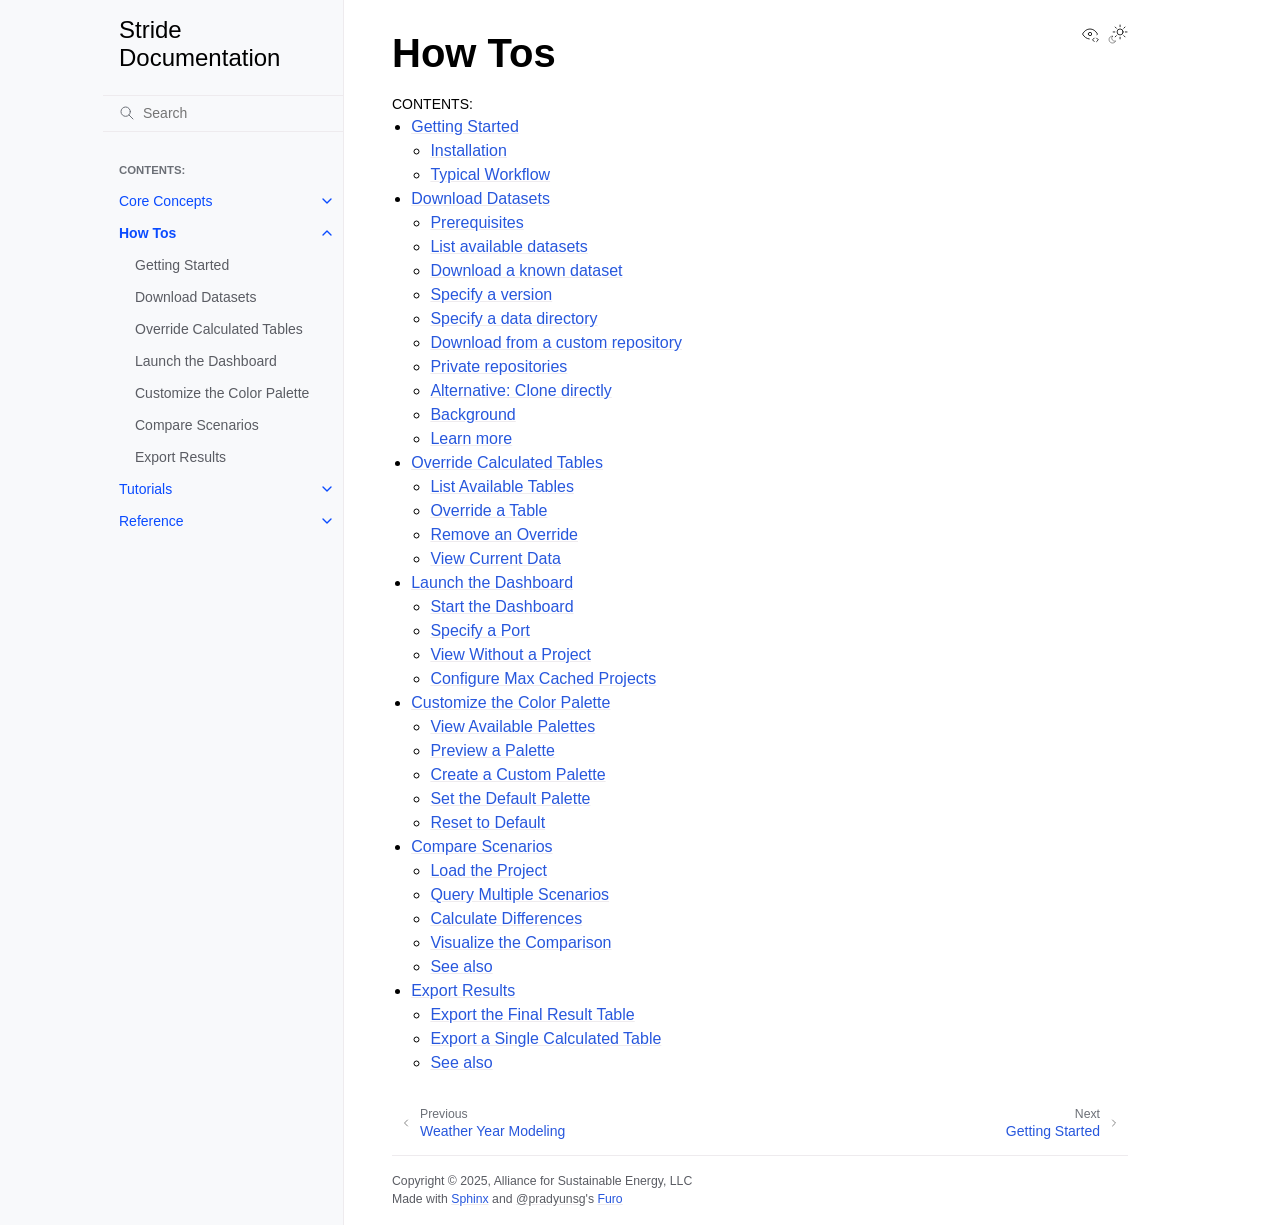
<file: how_tos/index.html>
<!doctype html>
<html class="no-js" lang="en" data-content_root="../">
  <head><meta charset="utf-8">
    <meta name="viewport" content="width=device-width,initial-scale=1">
    <meta name="color-scheme" content="light dark"><meta name="viewport" content="width=device-width, initial-scale=1" />
<link rel="index" title="Index" href="../genindex.html"><link rel="search" title="Search" href="../search.html"><link rel="next" title="Getting Started" href="getting_started/index.html"><link rel="prev" title="Weather Year Modeling" href="../explanation/weather_year_modeling.html">

    <!-- Generated with Sphinx 8.2.3 and Furo 2025.12.19 -->
        <title>How Tos - Stride Documentation</title>
      <link rel="stylesheet" type="text/css" href="../_static/pygments.css?v=d111a655" />
    <link rel="stylesheet" type="text/css" href="../_static/styles/furo.css?v=7bdb33bb" />
    <link rel="stylesheet" type="text/css" href="../_static/copybutton.css?v=76b2166b" />
    <link rel="stylesheet" type="text/css" href="../_static/autodoc_pydantic.css" />
    <link rel="stylesheet" type="text/css" href="../_static/styles/furo-extensions.css?v=8dab3a3b" />
    
    


<style>
  body {
    --color-code-background: #f2f2f2;
  --color-code-foreground: #1e1e1e;
  
  }
  @media not print {
    body[data-theme="dark"] {
      --color-code-background: #202020;
  --color-code-foreground: #d0d0d0;
  
    }
    @media (prefers-color-scheme: dark) {
      body:not([data-theme="light"]) {
        --color-code-background: #202020;
  --color-code-foreground: #d0d0d0;
  
      }
    }
  }
</style></head>
  <body>
    
    <script>
      document.body.dataset.theme = localStorage.getItem("theme") || "auto";
    </script>
    

<svg xmlns="http://www.w3.org/2000/svg" style="display: none;">
  <symbol id="svg-toc" viewBox="0 0 24 24">
    <title>Contents</title>
    <svg stroke="currentColor" fill="currentColor" stroke-width="0" viewBox="0 0 1024 1024">
      <path d="M408 442h480c4.4 0 8-3.6 8-8v-56c0-4.4-3.6-8-8-8H408c-4.4 0-8 3.6-8 8v56c0 4.4 3.6 8 8 8zm-8 204c0 4.4 3.6 8 8 8h480c4.4 0 8-3.6 8-8v-56c0-4.4-3.6-8-8-8H408c-4.4 0-8 3.6-8 8v56zm504-486H120c-4.4 0-8 3.6-8 8v56c0 4.4 3.6 8 8 8h784c4.4 0 8-3.6 8-8v-56c0-4.4-3.6-8-8-8zm0 632H120c-4.4 0-8 3.6-8 8v56c0 4.4 3.6 8 8 8h784c4.4 0 8-3.6 8-8v-56c0-4.4-3.6-8-8-8zM115.4 518.9L271.7 642c5.8 4.6 14.4.5 14.4-6.9V388.9c0-7.4-8.5-11.5-14.4-6.9L115.4 505.1a8.74 8.74 0 0 0 0 13.8z"/>
    </svg>
  </symbol>
  <symbol id="svg-menu" viewBox="0 0 24 24">
    <title>Menu</title>
    <svg xmlns="http://www.w3.org/2000/svg" viewBox="0 0 24 24" fill="none" stroke="currentColor"
      stroke-width="2" stroke-linecap="round" stroke-linejoin="round" class="feather-menu">
      <line x1="3" y1="12" x2="21" y2="12"></line>
      <line x1="3" y1="6" x2="21" y2="6"></line>
      <line x1="3" y1="18" x2="21" y2="18"></line>
    </svg>
  </symbol>
  <symbol id="svg-arrow-right" viewBox="0 0 24 24">
    <title>Expand</title>
    <svg xmlns="http://www.w3.org/2000/svg" viewBox="0 0 24 24" fill="none" stroke="currentColor"
      stroke-width="2" stroke-linecap="round" stroke-linejoin="round" class="feather-chevron-right">
      <polyline points="9 18 15 12 9 6"></polyline>
    </svg>
  </symbol>
  <symbol id="svg-sun" viewBox="0 0 24 24">
    <title>Light mode</title>
    <svg xmlns="http://www.w3.org/2000/svg" viewBox="0 0 24 24" fill="none" stroke="currentColor"
      stroke-width="1" stroke-linecap="round" stroke-linejoin="round" class="feather-sun">
      <circle cx="12" cy="12" r="5"></circle>
      <line x1="12" y1="1" x2="12" y2="3"></line>
      <line x1="12" y1="21" x2="12" y2="23"></line>
      <line x1="4.22" y1="4.22" x2="5.64" y2="5.64"></line>
      <line x1="18.36" y1="18.36" x2="19.78" y2="19.78"></line>
      <line x1="1" y1="12" x2="3" y2="12"></line>
      <line x1="21" y1="12" x2="23" y2="12"></line>
      <line x1="4.22" y1="19.78" x2="5.64" y2="18.36"></line>
      <line x1="18.36" y1="5.64" x2="19.78" y2="4.22"></line>
    </svg>
  </symbol>
  <symbol id="svg-moon" viewBox="0 0 24 24">
    <title>Dark mode</title>
    <svg xmlns="http://www.w3.org/2000/svg" viewBox="0 0 24 24" fill="none" stroke="currentColor"
      stroke-width="1" stroke-linecap="round" stroke-linejoin="round" class="icon-tabler-moon">
      <path stroke="none" d="M0 0h24v24H0z" fill="none" />
      <path d="M12 3c.132 0 .263 0 .393 0a7.5 7.5 0 0 0 7.92 12.446a9 9 0 1 1 -8.313 -12.454z" />
    </svg>
  </symbol>
  <symbol id="svg-sun-with-moon" viewBox="0 0 24 24">
    <title>Auto light/dark, in light mode</title>
    <svg xmlns="http://www.w3.org/2000/svg" viewBox="0 0 24 24" fill="none" stroke="currentColor"
      stroke-width="1" stroke-linecap="round" stroke-linejoin="round"
      class="icon-custom-derived-from-feather-sun-and-tabler-moon">
      <path style="opacity: 50%" d="M 5.411 14.504 C 5.471 14.504 5.532 14.504 5.591 14.504 C 3.639 16.319 4.383 19.569 6.931 20.352 C 7.693 20.586 8.512 20.551 9.25 20.252 C 8.023 23.207 4.056 23.725 2.11 21.184 C 0.166 18.642 1.702 14.949 4.874 14.536 C 5.051 14.512 5.231 14.5 5.411 14.5 L 5.411 14.504 Z"/>
      <line x1="14.5" y1="3.25" x2="14.5" y2="1.25"/>
      <line x1="14.5" y1="15.85" x2="14.5" y2="17.85"/>
      <line x1="10.044" y1="5.094" x2="8.63" y2="3.68"/>
      <line x1="19" y1="14.05" x2="20.414" y2="15.464"/>
      <line x1="8.2" y1="9.55" x2="6.2" y2="9.55"/>
      <line x1="20.8" y1="9.55" x2="22.8" y2="9.55"/>
      <line x1="10.044" y1="14.006" x2="8.63" y2="15.42"/>
      <line x1="19" y1="5.05" x2="20.414" y2="3.636"/>
      <circle cx="14.5" cy="9.55" r="3.6"/>
    </svg>
  </symbol>
  <symbol id="svg-moon-with-sun" viewBox="0 0 24 24">
    <title>Auto light/dark, in dark mode</title>
    <svg xmlns="http://www.w3.org/2000/svg" viewBox="0 0 24 24" fill="none" stroke="currentColor"
      stroke-width="1" stroke-linecap="round" stroke-linejoin="round"
      class="icon-custom-derived-from-feather-sun-and-tabler-moon">
      <path d="M 8.282 7.007 C 8.385 7.007 8.494 7.007 8.595 7.007 C 5.18 10.184 6.481 15.869 10.942 17.24 C 12.275 17.648 13.706 17.589 15 17.066 C 12.851 22.236 5.91 23.143 2.505 18.696 C -0.897 14.249 1.791 7.786 7.342 7.063 C 7.652 7.021 7.965 7 8.282 7 L 8.282 7.007 Z"/>
      <line style="opacity: 50%" x1="18" y1="3.705" x2="18" y2="2.5"/>
      <line style="opacity: 50%" x1="18" y1="11.295" x2="18" y2="12.5"/>
      <line style="opacity: 50%" x1="15.316" y1="4.816" x2="14.464" y2="3.964"/>
      <line style="opacity: 50%" x1="20.711" y1="10.212" x2="21.563" y2="11.063"/>
      <line style="opacity: 50%" x1="14.205" y1="7.5" x2="13.001" y2="7.5"/>
      <line style="opacity: 50%" x1="21.795" y1="7.5" x2="23" y2="7.5"/>
      <line style="opacity: 50%" x1="15.316" y1="10.184" x2="14.464" y2="11.036"/>
      <line style="opacity: 50%" x1="20.711" y1="4.789" x2="21.563" y2="3.937"/>
      <circle style="opacity: 50%" cx="18" cy="7.5" r="2.169"/>
    </svg>
  </symbol>
  <symbol id="svg-pencil" viewBox="0 0 24 24">
    <svg xmlns="http://www.w3.org/2000/svg" viewBox="0 0 24 24" fill="none" stroke="currentColor"
      stroke-width="1" stroke-linecap="round" stroke-linejoin="round" class="icon-tabler-pencil-code">
      <path d="M4 20h4l10.5 -10.5a2.828 2.828 0 1 0 -4 -4l-10.5 10.5v4" />
      <path d="M13.5 6.5l4 4" />
      <path d="M20 21l2 -2l-2 -2" />
      <path d="M17 17l-2 2l2 2" />
    </svg>
  </symbol>
  <symbol id="svg-eye" viewBox="0 0 24 24">
    <svg xmlns="http://www.w3.org/2000/svg" viewBox="0 0 24 24" fill="none" stroke="currentColor"
      stroke-width="1" stroke-linecap="round" stroke-linejoin="round" class="icon-tabler-eye-code">
      <path stroke="none" d="M0 0h24v24H0z" fill="none" />
      <path d="M10 12a2 2 0 1 0 4 0a2 2 0 0 0 -4 0" />
      <path
        d="M11.11 17.958c-3.209 -.307 -5.91 -2.293 -8.11 -5.958c2.4 -4 5.4 -6 9 -6c3.6 0 6.6 2 9 6c-.21 .352 -.427 .688 -.647 1.008" />
      <path d="M20 21l2 -2l-2 -2" />
      <path d="M17 17l-2 2l2 2" />
    </svg>
  </symbol>
</svg>

<input type="checkbox" class="sidebar-toggle" name="__navigation" id="__navigation" aria-label="Toggle site navigation sidebar">
<input type="checkbox" class="sidebar-toggle" name="__toc" id="__toc" aria-label="Toggle table of contents sidebar">
<label class="overlay sidebar-overlay" for="__navigation"></label>
<label class="overlay toc-overlay" for="__toc"></label>

<a class="skip-to-content muted-link" href="#furo-main-content">Skip to content</a>



<div class="page">
  <header class="mobile-header">
    <div class="header-left">
      <label class="nav-overlay-icon" for="__navigation">
        <span class="icon"><svg><use href="#svg-menu"></use></svg></span>
      </label>
    </div>
    <div class="header-center">
      <a href="../index.html"><div class="brand">Stride Documentation</div></a>
    </div>
    <div class="header-right">
      <div class="theme-toggle-container theme-toggle-header">
        <button class="theme-toggle" aria-label="Toggle Light / Dark / Auto color theme">
          <svg class="theme-icon-when-auto-light"><use href="#svg-sun-with-moon"></use></svg>
          <svg class="theme-icon-when-auto-dark"><use href="#svg-moon-with-sun"></use></svg>
          <svg class="theme-icon-when-dark"><use href="#svg-moon"></use></svg>
          <svg class="theme-icon-when-light"><use href="#svg-sun"></use></svg>
        </button>
      </div>
      <label class="toc-overlay-icon toc-header-icon no-toc" for="__toc">
        <span class="icon"><svg><use href="#svg-toc"></use></svg></span>
      </label>
    </div>
  </header>
  <aside class="sidebar-drawer">
    <div class="sidebar-container">
      
      <div class="sidebar-sticky"><a class="sidebar-brand" href="../index.html">
  
  <span class="sidebar-brand-text">Stride Documentation</span>
  
</a><form class="sidebar-search-container" method="get" action="../search.html" role="search">
  <input class="sidebar-search" placeholder="Search" name="q" aria-label="Search">
  <input type="hidden" name="check_keywords" value="yes">
  <input type="hidden" name="area" value="default">
</form>
<div id="searchbox"></div><div class="sidebar-scroll"><div class="sidebar-tree">
  <p class="caption" role="heading"><span class="caption-text">Contents:</span></p>
<ul class="current">
<li class="toctree-l1 has-children"><a class="reference internal" href="../explanation/index.html">Core Concepts</a><input aria-label="Toggle navigation of Core Concepts" class="toctree-checkbox" id="toctree-checkbox-1" name="toctree-checkbox-1" role="switch" type="checkbox"/><label for="toctree-checkbox-1"><span class="icon"><svg><use href="#svg-arrow-right"></use></svg></span></label><ul>
<li class="toctree-l2"><a class="reference internal" href="../explanation/data_download.html">Data Download</a></li>
<li class="toctree-l2"><a class="reference internal" href="../explanation/data_validation.html">Data Validation with dsgrid</a></li>
<li class="toctree-l2"><a class="reference internal" href="../explanation/customizing_checks.html">Customizing Dataset Checks</a></li>
<li class="toctree-l2"><a class="reference internal" href="../explanation/dbt_computation.html">dbt Computation</a></li>
<li class="toctree-l2"><a class="reference internal" href="../explanation/weather_year_modeling.html">Weather Year Modeling</a></li>
</ul>
</li>
<li class="toctree-l1 current has-children current-page"><a class="current reference internal" href="#">How Tos</a><input aria-label="Toggle navigation of How Tos" checked="" class="toctree-checkbox" id="toctree-checkbox-2" name="toctree-checkbox-2" role="switch" type="checkbox"/><label for="toctree-checkbox-2"><span class="icon"><svg><use href="#svg-arrow-right"></use></svg></span></label><ul>
<li class="toctree-l2"><a class="reference internal" href="getting_started/index.html">Getting Started</a></li>
<li class="toctree-l2"><a class="reference internal" href="download_datasets.html">Download Datasets</a></li>
<li class="toctree-l2"><a class="reference internal" href="override_calculated_tables.html">Override Calculated Tables</a></li>
<li class="toctree-l2"><a class="reference internal" href="launch_dashboard.html">Launch the Dashboard</a></li>
<li class="toctree-l2"><a class="reference internal" href="customize_palette.html">Customize the Color Palette</a></li>
<li class="toctree-l2"><a class="reference internal" href="compare_scenarios.html">Compare Scenarios</a></li>
<li class="toctree-l2"><a class="reference internal" href="export_results.html">Export Results</a></li>
</ul>
</li>
<li class="toctree-l1 has-children"><a class="reference internal" href="../tutorials/index.html">Tutorials</a><input aria-label="Toggle navigation of Tutorials" class="toctree-checkbox" id="toctree-checkbox-3" name="toctree-checkbox-3" role="switch" type="checkbox"/><label for="toctree-checkbox-3"><span class="icon"><svg><use href="#svg-arrow-right"></use></svg></span></label><ul>
<li class="toctree-l2"><a class="reference internal" href="../tutorials/create_project.html">Create a project</a></li>
<li class="toctree-l2"><a class="reference internal" href="../tutorials/dbt_project.html">Browse the dbt project</a></li>
<li class="toctree-l2"><a class="reference internal" href="../tutorials/manage_calculated_tables.html">Manage calculated tables</a></li>
<li class="toctree-l2"><a class="reference internal" href="../tutorials/data_api_tutorial.html">Process results with Python</a></li>
<li class="toctree-l2"><a class="reference internal" href="../tutorials/debugging_stride.html">Debug stride source code</a></li>
</ul>
</li>
<li class="toctree-l1 has-children"><a class="reference internal" href="../reference/index.html">Reference</a><input aria-label="Toggle navigation of Reference" class="toctree-checkbox" id="toctree-checkbox-4" name="toctree-checkbox-4" role="switch" type="checkbox"/><label for="toctree-checkbox-4"><span class="icon"><svg><use href="#svg-arrow-right"></use></svg></span></label><ul>
<li class="toctree-l2"><a class="reference internal" href="../reference/data_api.html">Data API</a></li>
<li class="toctree-l2"><a class="reference internal" href="../reference/project_api.html">stride Project API</a></li>
<li class="toctree-l2"><a class="reference internal" href="../reference/cli_reference.html">CLI reference</a></li>
</ul>
</li>
</ul>

</div>
</div>

      </div>
      
    </div>
  </aside>
  <div class="main">
    <div class="content">
      <div class="article-container">
        <a href="#" class="back-to-top muted-link">
          <svg xmlns="http://www.w3.org/2000/svg" viewBox="0 0 24 24">
            <path d="M13 20h-2V8l-5.5 5.5-1.42-1.42L12 4.16l7.92 7.92-1.42 1.42L13 8v12z"></path>
          </svg>
          <span>Back to top</span>
        </a>
        <div class="content-icon-container">
          <div class="view-this-page">
  <a class="muted-link" href="../_sources/how_tos/index.md.txt" title="View this page">
    <svg><use href="#svg-eye"></use></svg>
    <span class="visually-hidden">View this page</span>
  </a>
</div>
<div class="theme-toggle-container theme-toggle-content">
            <button class="theme-toggle" aria-label="Toggle Light / Dark / Auto color theme">
              <svg class="theme-icon-when-auto-light"><use href="#svg-sun-with-moon"></use></svg>
              <svg class="theme-icon-when-auto-dark"><use href="#svg-moon-with-sun"></use></svg>
              <svg class="theme-icon-when-dark"><use href="#svg-moon"></use></svg>
              <svg class="theme-icon-when-light"><use href="#svg-sun"></use></svg>
            </button>
          </div>
          <label class="toc-overlay-icon toc-content-icon no-toc" for="__toc">
            <span class="icon"><svg><use href="#svg-toc"></use></svg></span>
          </label>
        </div>
        <article role="main" id="furo-main-content">
          <section id="how-tos">
<span id="id1"></span><h1>How Tos<a class="headerlink" href="#how-tos" title="Link to this heading">¶</a></h1>
<div class="toctree-wrapper compound">
<p class="caption" role="heading"><span class="caption-text">Contents:</span></p>
<ul>
<li class="toctree-l1"><a class="reference internal" href="getting_started/index.html">Getting Started</a><ul>
<li class="toctree-l2"><a class="reference internal" href="getting_started/index.html#installation">Installation</a></li>
<li class="toctree-l2"><a class="reference internal" href="getting_started/index.html#typical-workflow">Typical Workflow</a></li>
</ul>
</li>
<li class="toctree-l1"><a class="reference internal" href="download_datasets.html">Download Datasets</a><ul>
<li class="toctree-l2"><a class="reference internal" href="download_datasets.html#prerequisites">Prerequisites</a></li>
<li class="toctree-l2"><a class="reference internal" href="download_datasets.html#list-available-datasets">List available datasets</a></li>
<li class="toctree-l2"><a class="reference internal" href="download_datasets.html#download-a-known-dataset">Download a known dataset</a></li>
<li class="toctree-l2"><a class="reference internal" href="download_datasets.html#specify-a-version">Specify a version</a></li>
<li class="toctree-l2"><a class="reference internal" href="download_datasets.html#specify-a-data-directory">Specify a data directory</a></li>
<li class="toctree-l2"><a class="reference internal" href="download_datasets.html#download-from-a-custom-repository">Download from a custom repository</a></li>
<li class="toctree-l2"><a class="reference internal" href="download_datasets.html#private-repositories">Private repositories</a></li>
<li class="toctree-l2"><a class="reference internal" href="download_datasets.html#alternative-clone-directly">Alternative: Clone directly</a></li>
<li class="toctree-l2"><a class="reference internal" href="download_datasets.html#background">Background</a></li>
<li class="toctree-l2"><a class="reference internal" href="download_datasets.html#learn-more">Learn more</a></li>
</ul>
</li>
<li class="toctree-l1"><a class="reference internal" href="override_calculated_tables.html">Override Calculated Tables</a><ul>
<li class="toctree-l2"><a class="reference internal" href="override_calculated_tables.html#list-available-tables">List Available Tables</a></li>
<li class="toctree-l2"><a class="reference internal" href="override_calculated_tables.html#override-a-table">Override a Table</a></li>
<li class="toctree-l2"><a class="reference internal" href="override_calculated_tables.html#remove-an-override">Remove an Override</a></li>
<li class="toctree-l2"><a class="reference internal" href="override_calculated_tables.html#view-current-data">View Current Data</a></li>
</ul>
</li>
<li class="toctree-l1"><a class="reference internal" href="launch_dashboard.html">Launch the Dashboard</a><ul>
<li class="toctree-l2"><a class="reference internal" href="launch_dashboard.html#start-the-dashboard">Start the Dashboard</a></li>
<li class="toctree-l2"><a class="reference internal" href="launch_dashboard.html#specify-a-port">Specify a Port</a></li>
<li class="toctree-l2"><a class="reference internal" href="launch_dashboard.html#view-without-a-project">View Without a Project</a></li>
<li class="toctree-l2"><a class="reference internal" href="launch_dashboard.html#configure-max-cached-projects">Configure Max Cached Projects</a></li>
</ul>
</li>
<li class="toctree-l1"><a class="reference internal" href="customize_palette.html">Customize the Color Palette</a><ul>
<li class="toctree-l2"><a class="reference internal" href="customize_palette.html#view-available-palettes">View Available Palettes</a></li>
<li class="toctree-l2"><a class="reference internal" href="customize_palette.html#preview-a-palette">Preview a Palette</a></li>
<li class="toctree-l2"><a class="reference internal" href="customize_palette.html#create-a-custom-palette">Create a Custom Palette</a></li>
<li class="toctree-l2"><a class="reference internal" href="customize_palette.html#set-the-default-palette">Set the Default Palette</a></li>
<li class="toctree-l2"><a class="reference internal" href="customize_palette.html#reset-to-default">Reset to Default</a></li>
</ul>
</li>
<li class="toctree-l1"><a class="reference internal" href="compare_scenarios.html">Compare Scenarios</a><ul>
<li class="toctree-l2"><a class="reference internal" href="compare_scenarios.html#load-the-project">Load the Project</a></li>
<li class="toctree-l2"><a class="reference internal" href="compare_scenarios.html#query-multiple-scenarios">Query Multiple Scenarios</a></li>
<li class="toctree-l2"><a class="reference internal" href="compare_scenarios.html#calculate-differences">Calculate Differences</a></li>
<li class="toctree-l2"><a class="reference internal" href="compare_scenarios.html#visualize-the-comparison">Visualize the Comparison</a></li>
<li class="toctree-l2"><a class="reference internal" href="compare_scenarios.html#see-also">See also</a></li>
</ul>
</li>
<li class="toctree-l1"><a class="reference internal" href="export_results.html">Export Results</a><ul>
<li class="toctree-l2"><a class="reference internal" href="export_results.html#export-the-final-result-table">Export the Final Result Table</a></li>
<li class="toctree-l2"><a class="reference internal" href="export_results.html#export-a-single-calculated-table">Export a Single Calculated Table</a></li>
<li class="toctree-l2"><a class="reference internal" href="export_results.html#see-also">See also</a></li>
</ul>
</li>
</ul>
</div>
</section>

        </article>
      </div>
      <footer>
        
        <div class="related-pages">
          <a class="next-page" href="getting_started/index.html">
              <div class="page-info">
                <div class="context">
                  <span>Next</span>
                </div>
                <div class="title">Getting Started</div>
              </div>
              <svg class="furo-related-icon"><use href="#svg-arrow-right"></use></svg>
            </a>
          <a class="prev-page" href="../explanation/weather_year_modeling.html">
              <svg class="furo-related-icon"><use href="#svg-arrow-right"></use></svg>
              <div class="page-info">
                <div class="context">
                  <span>Previous</span>
                </div>
                
                <div class="title">Weather Year Modeling</div>
                
              </div>
            </a>
        </div>
        <div class="bottom-of-page">
          <div class="left-details">
            <div class="copyright">
                Copyright &#169; 2025, Alliance for Sustainable Energy, LLC
            </div>
            Made with <a href="https://www.sphinx-doc.org/">Sphinx</a> and <a class="muted-link" href="https://pradyunsg.me">@pradyunsg</a>'s
            
            <a href="https://github.com/pradyunsg/furo">Furo</a>
            
          </div>
          <div class="right-details">
            
          </div>
        </div>
        
      </footer>
    </div>
    <aside class="toc-drawer no-toc">
      
      
      
    </aside>
  </div>
</div><script src="../_static/documentation_options.js?v=f539c95a"></script>
    <script src="../_static/doctools.js?v=9bcbadda"></script>
    <script src="../_static/sphinx_highlight.js?v=dc90522c"></script>
    <script src="../_static/scripts/furo.js?v=46bd48cc"></script>
    <script src="../_static/clipboard.min.js?v=a7894cd8"></script>
    <script src="../_static/copybutton.js?v=3a0c56fd"></script>
    </body>
</html>
</file>
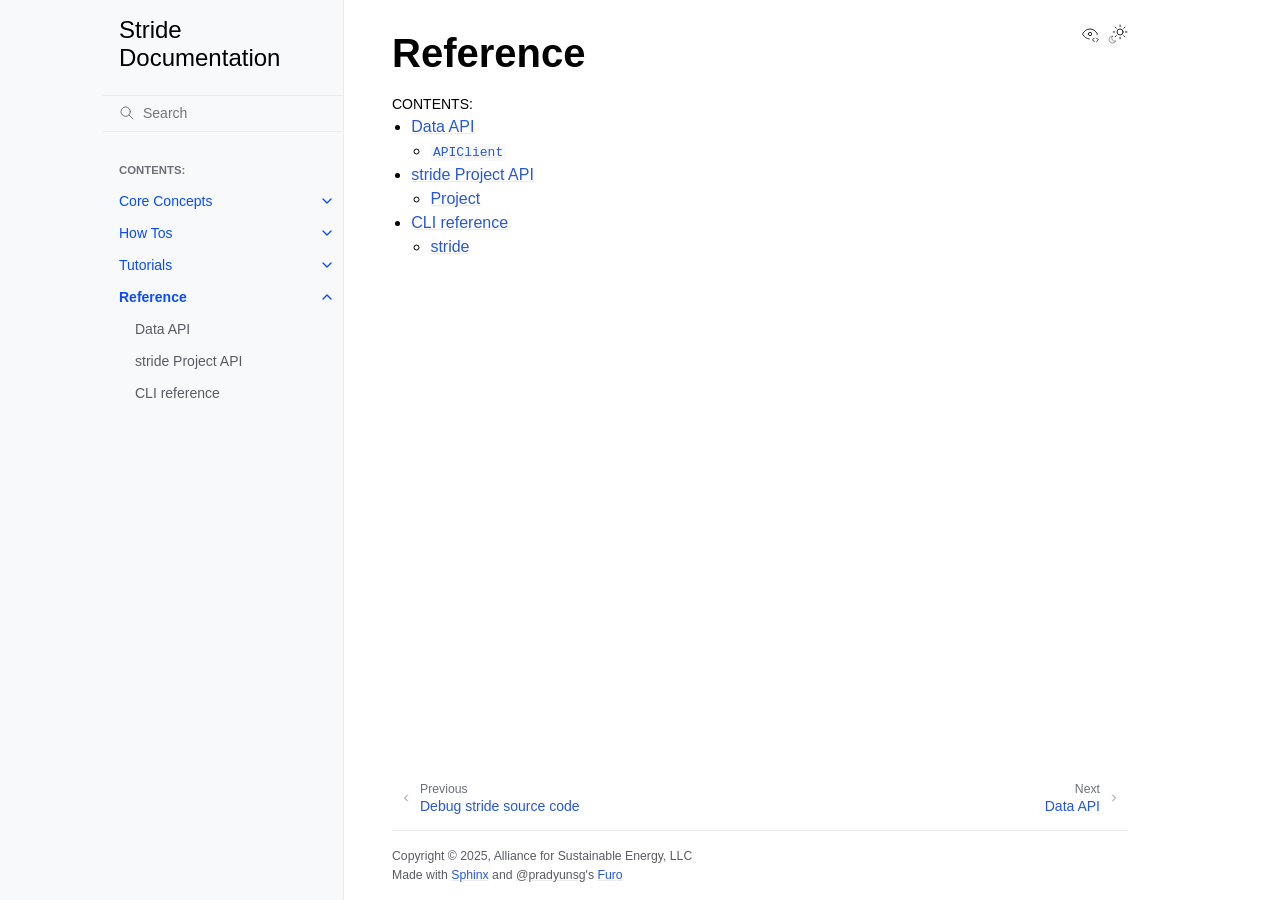
<file: reference/index.html>
<!doctype html>
<html class="no-js" lang="en" data-content_root="../">
  <head><meta charset="utf-8">
    <meta name="viewport" content="width=device-width,initial-scale=1">
    <meta name="color-scheme" content="light dark"><meta name="viewport" content="width=device-width, initial-scale=1" />
<link rel="index" title="Index" href="../genindex.html"><link rel="search" title="Search" href="../search.html"><link rel="next" title="Data API" href="data_api.html"><link rel="prev" title="Debug stride source code" href="../tutorials/debugging_stride.html">

    <!-- Generated with Sphinx 8.2.3 and Furo 2025.12.19 -->
        <title>Reference - Stride Documentation</title>
      <link rel="stylesheet" type="text/css" href="../_static/pygments.css?v=d111a655" />
    <link rel="stylesheet" type="text/css" href="../_static/styles/furo.css?v=7bdb33bb" />
    <link rel="stylesheet" type="text/css" href="../_static/copybutton.css?v=76b2166b" />
    <link rel="stylesheet" type="text/css" href="../_static/autodoc_pydantic.css" />
    <link rel="stylesheet" type="text/css" href="../_static/styles/furo-extensions.css?v=8dab3a3b" />
    
    


<style>
  body {
    --color-code-background: #f2f2f2;
  --color-code-foreground: #1e1e1e;
  
  }
  @media not print {
    body[data-theme="dark"] {
      --color-code-background: #202020;
  --color-code-foreground: #d0d0d0;
  
    }
    @media (prefers-color-scheme: dark) {
      body:not([data-theme="light"]) {
        --color-code-background: #202020;
  --color-code-foreground: #d0d0d0;
  
      }
    }
  }
</style></head>
  <body>
    
    <script>
      document.body.dataset.theme = localStorage.getItem("theme") || "auto";
    </script>
    

<svg xmlns="http://www.w3.org/2000/svg" style="display: none;">
  <symbol id="svg-toc" viewBox="0 0 24 24">
    <title>Contents</title>
    <svg stroke="currentColor" fill="currentColor" stroke-width="0" viewBox="0 0 1024 1024">
      <path d="M408 442h480c4.4 0 8-3.6 8-8v-56c0-4.4-3.6-8-8-8H408c-4.4 0-8 3.6-8 8v56c0 4.4 3.6 8 8 8zm-8 204c0 4.4 3.6 8 8 8h480c4.4 0 8-3.6 8-8v-56c0-4.4-3.6-8-8-8H408c-4.4 0-8 3.6-8 8v56zm504-486H120c-4.4 0-8 3.6-8 8v56c0 4.4 3.6 8 8 8h784c4.4 0 8-3.6 8-8v-56c0-4.4-3.6-8-8-8zm0 632H120c-4.4 0-8 3.6-8 8v56c0 4.4 3.6 8 8 8h784c4.4 0 8-3.6 8-8v-56c0-4.4-3.6-8-8-8zM115.4 518.9L271.7 642c5.8 4.6 14.4.5 14.4-6.9V388.9c0-7.4-8.5-11.5-14.4-6.9L115.4 505.1a8.74 8.74 0 0 0 0 13.8z"/>
    </svg>
  </symbol>
  <symbol id="svg-menu" viewBox="0 0 24 24">
    <title>Menu</title>
    <svg xmlns="http://www.w3.org/2000/svg" viewBox="0 0 24 24" fill="none" stroke="currentColor"
      stroke-width="2" stroke-linecap="round" stroke-linejoin="round" class="feather-menu">
      <line x1="3" y1="12" x2="21" y2="12"></line>
      <line x1="3" y1="6" x2="21" y2="6"></line>
      <line x1="3" y1="18" x2="21" y2="18"></line>
    </svg>
  </symbol>
  <symbol id="svg-arrow-right" viewBox="0 0 24 24">
    <title>Expand</title>
    <svg xmlns="http://www.w3.org/2000/svg" viewBox="0 0 24 24" fill="none" stroke="currentColor"
      stroke-width="2" stroke-linecap="round" stroke-linejoin="round" class="feather-chevron-right">
      <polyline points="9 18 15 12 9 6"></polyline>
    </svg>
  </symbol>
  <symbol id="svg-sun" viewBox="0 0 24 24">
    <title>Light mode</title>
    <svg xmlns="http://www.w3.org/2000/svg" viewBox="0 0 24 24" fill="none" stroke="currentColor"
      stroke-width="1" stroke-linecap="round" stroke-linejoin="round" class="feather-sun">
      <circle cx="12" cy="12" r="5"></circle>
      <line x1="12" y1="1" x2="12" y2="3"></line>
      <line x1="12" y1="21" x2="12" y2="23"></line>
      <line x1="4.22" y1="4.22" x2="5.64" y2="5.64"></line>
      <line x1="18.36" y1="18.36" x2="19.78" y2="19.78"></line>
      <line x1="1" y1="12" x2="3" y2="12"></line>
      <line x1="21" y1="12" x2="23" y2="12"></line>
      <line x1="4.22" y1="19.78" x2="5.64" y2="18.36"></line>
      <line x1="18.36" y1="5.64" x2="19.78" y2="4.22"></line>
    </svg>
  </symbol>
  <symbol id="svg-moon" viewBox="0 0 24 24">
    <title>Dark mode</title>
    <svg xmlns="http://www.w3.org/2000/svg" viewBox="0 0 24 24" fill="none" stroke="currentColor"
      stroke-width="1" stroke-linecap="round" stroke-linejoin="round" class="icon-tabler-moon">
      <path stroke="none" d="M0 0h24v24H0z" fill="none" />
      <path d="M12 3c.132 0 .263 0 .393 0a7.5 7.5 0 0 0 7.92 12.446a9 9 0 1 1 -8.313 -12.454z" />
    </svg>
  </symbol>
  <symbol id="svg-sun-with-moon" viewBox="0 0 24 24">
    <title>Auto light/dark, in light mode</title>
    <svg xmlns="http://www.w3.org/2000/svg" viewBox="0 0 24 24" fill="none" stroke="currentColor"
      stroke-width="1" stroke-linecap="round" stroke-linejoin="round"
      class="icon-custom-derived-from-feather-sun-and-tabler-moon">
      <path style="opacity: 50%" d="M 5.411 14.504 C 5.471 14.504 5.532 14.504 5.591 14.504 C 3.639 16.319 4.383 19.569 6.931 20.352 C 7.693 20.586 8.512 20.551 9.25 20.252 C 8.023 23.207 4.056 23.725 2.11 21.184 C 0.166 18.642 1.702 14.949 4.874 14.536 C 5.051 14.512 5.231 14.5 5.411 14.5 L 5.411 14.504 Z"/>
      <line x1="14.5" y1="3.25" x2="14.5" y2="1.25"/>
      <line x1="14.5" y1="15.85" x2="14.5" y2="17.85"/>
      <line x1="10.044" y1="5.094" x2="8.63" y2="3.68"/>
      <line x1="19" y1="14.05" x2="20.414" y2="15.464"/>
      <line x1="8.2" y1="9.55" x2="6.2" y2="9.55"/>
      <line x1="20.8" y1="9.55" x2="22.8" y2="9.55"/>
      <line x1="10.044" y1="14.006" x2="8.63" y2="15.42"/>
      <line x1="19" y1="5.05" x2="20.414" y2="3.636"/>
      <circle cx="14.5" cy="9.55" r="3.6"/>
    </svg>
  </symbol>
  <symbol id="svg-moon-with-sun" viewBox="0 0 24 24">
    <title>Auto light/dark, in dark mode</title>
    <svg xmlns="http://www.w3.org/2000/svg" viewBox="0 0 24 24" fill="none" stroke="currentColor"
      stroke-width="1" stroke-linecap="round" stroke-linejoin="round"
      class="icon-custom-derived-from-feather-sun-and-tabler-moon">
      <path d="M 8.282 7.007 C 8.385 7.007 8.494 7.007 8.595 7.007 C 5.18 10.184 6.481 15.869 10.942 17.24 C 12.275 17.648 13.706 17.589 15 17.066 C 12.851 22.236 5.91 23.143 2.505 18.696 C -0.897 14.249 1.791 7.786 7.342 7.063 C 7.652 7.021 7.965 7 8.282 7 L 8.282 7.007 Z"/>
      <line style="opacity: 50%" x1="18" y1="3.705" x2="18" y2="2.5"/>
      <line style="opacity: 50%" x1="18" y1="11.295" x2="18" y2="12.5"/>
      <line style="opacity: 50%" x1="15.316" y1="4.816" x2="14.464" y2="3.964"/>
      <line style="opacity: 50%" x1="20.711" y1="10.212" x2="21.563" y2="11.063"/>
      <line style="opacity: 50%" x1="14.205" y1="7.5" x2="13.001" y2="7.5"/>
      <line style="opacity: 50%" x1="21.795" y1="7.5" x2="23" y2="7.5"/>
      <line style="opacity: 50%" x1="15.316" y1="10.184" x2="14.464" y2="11.036"/>
      <line style="opacity: 50%" x1="20.711" y1="4.789" x2="21.563" y2="3.937"/>
      <circle style="opacity: 50%" cx="18" cy="7.5" r="2.169"/>
    </svg>
  </symbol>
  <symbol id="svg-pencil" viewBox="0 0 24 24">
    <svg xmlns="http://www.w3.org/2000/svg" viewBox="0 0 24 24" fill="none" stroke="currentColor"
      stroke-width="1" stroke-linecap="round" stroke-linejoin="round" class="icon-tabler-pencil-code">
      <path d="M4 20h4l10.5 -10.5a2.828 2.828 0 1 0 -4 -4l-10.5 10.5v4" />
      <path d="M13.5 6.5l4 4" />
      <path d="M20 21l2 -2l-2 -2" />
      <path d="M17 17l-2 2l2 2" />
    </svg>
  </symbol>
  <symbol id="svg-eye" viewBox="0 0 24 24">
    <svg xmlns="http://www.w3.org/2000/svg" viewBox="0 0 24 24" fill="none" stroke="currentColor"
      stroke-width="1" stroke-linecap="round" stroke-linejoin="round" class="icon-tabler-eye-code">
      <path stroke="none" d="M0 0h24v24H0z" fill="none" />
      <path d="M10 12a2 2 0 1 0 4 0a2 2 0 0 0 -4 0" />
      <path
        d="M11.11 17.958c-3.209 -.307 -5.91 -2.293 -8.11 -5.958c2.4 -4 5.4 -6 9 -6c3.6 0 6.6 2 9 6c-.21 .352 -.427 .688 -.647 1.008" />
      <path d="M20 21l2 -2l-2 -2" />
      <path d="M17 17l-2 2l2 2" />
    </svg>
  </symbol>
</svg>

<input type="checkbox" class="sidebar-toggle" name="__navigation" id="__navigation" aria-label="Toggle site navigation sidebar">
<input type="checkbox" class="sidebar-toggle" name="__toc" id="__toc" aria-label="Toggle table of contents sidebar">
<label class="overlay sidebar-overlay" for="__navigation"></label>
<label class="overlay toc-overlay" for="__toc"></label>

<a class="skip-to-content muted-link" href="#furo-main-content">Skip to content</a>



<div class="page">
  <header class="mobile-header">
    <div class="header-left">
      <label class="nav-overlay-icon" for="__navigation">
        <span class="icon"><svg><use href="#svg-menu"></use></svg></span>
      </label>
    </div>
    <div class="header-center">
      <a href="../index.html"><div class="brand">Stride Documentation</div></a>
    </div>
    <div class="header-right">
      <div class="theme-toggle-container theme-toggle-header">
        <button class="theme-toggle" aria-label="Toggle Light / Dark / Auto color theme">
          <svg class="theme-icon-when-auto-light"><use href="#svg-sun-with-moon"></use></svg>
          <svg class="theme-icon-when-auto-dark"><use href="#svg-moon-with-sun"></use></svg>
          <svg class="theme-icon-when-dark"><use href="#svg-moon"></use></svg>
          <svg class="theme-icon-when-light"><use href="#svg-sun"></use></svg>
        </button>
      </div>
      <label class="toc-overlay-icon toc-header-icon no-toc" for="__toc">
        <span class="icon"><svg><use href="#svg-toc"></use></svg></span>
      </label>
    </div>
  </header>
  <aside class="sidebar-drawer">
    <div class="sidebar-container">
      
      <div class="sidebar-sticky"><a class="sidebar-brand" href="../index.html">
  
  <span class="sidebar-brand-text">Stride Documentation</span>
  
</a><form class="sidebar-search-container" method="get" action="../search.html" role="search">
  <input class="sidebar-search" placeholder="Search" name="q" aria-label="Search">
  <input type="hidden" name="check_keywords" value="yes">
  <input type="hidden" name="area" value="default">
</form>
<div id="searchbox"></div><div class="sidebar-scroll"><div class="sidebar-tree">
  <p class="caption" role="heading"><span class="caption-text">Contents:</span></p>
<ul class="current">
<li class="toctree-l1 has-children"><a class="reference internal" href="../explanation/index.html">Core Concepts</a><input aria-label="Toggle navigation of Core Concepts" class="toctree-checkbox" id="toctree-checkbox-1" name="toctree-checkbox-1" role="switch" type="checkbox"/><label for="toctree-checkbox-1"><span class="icon"><svg><use href="#svg-arrow-right"></use></svg></span></label><ul>
<li class="toctree-l2"><a class="reference internal" href="../explanation/data_download.html">Data Download</a></li>
<li class="toctree-l2"><a class="reference internal" href="../explanation/data_validation.html">Data Validation with dsgrid</a></li>
<li class="toctree-l2"><a class="reference internal" href="../explanation/customizing_checks.html">Customizing Dataset Checks</a></li>
<li class="toctree-l2"><a class="reference internal" href="../explanation/dbt_computation.html">dbt Computation</a></li>
<li class="toctree-l2"><a class="reference internal" href="../explanation/weather_year_modeling.html">Weather Year Modeling</a></li>
</ul>
</li>
<li class="toctree-l1 has-children"><a class="reference internal" href="../how_tos/index.html">How Tos</a><input aria-label="Toggle navigation of How Tos" class="toctree-checkbox" id="toctree-checkbox-2" name="toctree-checkbox-2" role="switch" type="checkbox"/><label for="toctree-checkbox-2"><span class="icon"><svg><use href="#svg-arrow-right"></use></svg></span></label><ul>
<li class="toctree-l2"><a class="reference internal" href="../how_tos/getting_started/index.html">Getting Started</a></li>
<li class="toctree-l2"><a class="reference internal" href="../how_tos/download_datasets.html">Download Datasets</a></li>
<li class="toctree-l2"><a class="reference internal" href="../how_tos/override_calculated_tables.html">Override Calculated Tables</a></li>
<li class="toctree-l2"><a class="reference internal" href="../how_tos/launch_dashboard.html">Launch the Dashboard</a></li>
<li class="toctree-l2"><a class="reference internal" href="../how_tos/customize_palette.html">Customize the Color Palette</a></li>
<li class="toctree-l2"><a class="reference internal" href="../how_tos/compare_scenarios.html">Compare Scenarios</a></li>
<li class="toctree-l2"><a class="reference internal" href="../how_tos/export_results.html">Export Results</a></li>
</ul>
</li>
<li class="toctree-l1 has-children"><a class="reference internal" href="../tutorials/index.html">Tutorials</a><input aria-label="Toggle navigation of Tutorials" class="toctree-checkbox" id="toctree-checkbox-3" name="toctree-checkbox-3" role="switch" type="checkbox"/><label for="toctree-checkbox-3"><span class="icon"><svg><use href="#svg-arrow-right"></use></svg></span></label><ul>
<li class="toctree-l2"><a class="reference internal" href="../tutorials/create_project.html">Create a project</a></li>
<li class="toctree-l2"><a class="reference internal" href="../tutorials/dbt_project.html">Browse the dbt project</a></li>
<li class="toctree-l2"><a class="reference internal" href="../tutorials/manage_calculated_tables.html">Manage calculated tables</a></li>
<li class="toctree-l2"><a class="reference internal" href="../tutorials/data_api_tutorial.html">Process results with Python</a></li>
<li class="toctree-l2"><a class="reference internal" href="../tutorials/debugging_stride.html">Debug stride source code</a></li>
</ul>
</li>
<li class="toctree-l1 current has-children current-page"><a class="current reference internal" href="#">Reference</a><input aria-label="Toggle navigation of Reference" checked="" class="toctree-checkbox" id="toctree-checkbox-4" name="toctree-checkbox-4" role="switch" type="checkbox"/><label for="toctree-checkbox-4"><span class="icon"><svg><use href="#svg-arrow-right"></use></svg></span></label><ul>
<li class="toctree-l2"><a class="reference internal" href="data_api.html">Data API</a></li>
<li class="toctree-l2"><a class="reference internal" href="project_api.html">stride Project API</a></li>
<li class="toctree-l2"><a class="reference internal" href="cli_reference.html">CLI reference</a></li>
</ul>
</li>
</ul>

</div>
</div>

      </div>
      
    </div>
  </aside>
  <div class="main">
    <div class="content">
      <div class="article-container">
        <a href="#" class="back-to-top muted-link">
          <svg xmlns="http://www.w3.org/2000/svg" viewBox="0 0 24 24">
            <path d="M13 20h-2V8l-5.5 5.5-1.42-1.42L12 4.16l7.92 7.92-1.42 1.42L13 8v12z"></path>
          </svg>
          <span>Back to top</span>
        </a>
        <div class="content-icon-container">
          <div class="view-this-page">
  <a class="muted-link" href="../_sources/reference/index.md.txt" title="View this page">
    <svg><use href="#svg-eye"></use></svg>
    <span class="visually-hidden">View this page</span>
  </a>
</div>
<div class="theme-toggle-container theme-toggle-content">
            <button class="theme-toggle" aria-label="Toggle Light / Dark / Auto color theme">
              <svg class="theme-icon-when-auto-light"><use href="#svg-sun-with-moon"></use></svg>
              <svg class="theme-icon-when-auto-dark"><use href="#svg-moon-with-sun"></use></svg>
              <svg class="theme-icon-when-dark"><use href="#svg-moon"></use></svg>
              <svg class="theme-icon-when-light"><use href="#svg-sun"></use></svg>
            </button>
          </div>
          <label class="toc-overlay-icon toc-content-icon no-toc" for="__toc">
            <span class="icon"><svg><use href="#svg-toc"></use></svg></span>
          </label>
        </div>
        <article role="main" id="furo-main-content">
          <section id="reference">
<span id="id1"></span><h1>Reference<a class="headerlink" href="#reference" title="Link to this heading">¶</a></h1>
<div class="toctree-wrapper compound">
<p class="caption" role="heading"><span class="caption-text">Contents:</span></p>
<ul>
<li class="toctree-l1"><a class="reference internal" href="data_api.html">Data API</a><ul>
<li class="toctree-l2"><a class="reference internal" href="data_api.html#stride.api.APIClient"><code class="docutils literal notranslate"><span class="pre">APIClient</span></code></a></li>
</ul>
</li>
<li class="toctree-l1"><a class="reference internal" href="project_api.html">stride Project API</a><ul>
<li class="toctree-l2"><a class="reference internal" href="project_api.html#project">Project</a></li>
</ul>
</li>
<li class="toctree-l1"><a class="reference internal" href="cli_reference.html">CLI reference</a><ul>
<li class="toctree-l2"><a class="reference internal" href="cli_reference.html#stride">stride</a></li>
</ul>
</li>
</ul>
</div>
</section>

        </article>
      </div>
      <footer>
        
        <div class="related-pages">
          <a class="next-page" href="data_api.html">
              <div class="page-info">
                <div class="context">
                  <span>Next</span>
                </div>
                <div class="title">Data API</div>
              </div>
              <svg class="furo-related-icon"><use href="#svg-arrow-right"></use></svg>
            </a>
          <a class="prev-page" href="../tutorials/debugging_stride.html">
              <svg class="furo-related-icon"><use href="#svg-arrow-right"></use></svg>
              <div class="page-info">
                <div class="context">
                  <span>Previous</span>
                </div>
                
                <div class="title">Debug stride source code</div>
                
              </div>
            </a>
        </div>
        <div class="bottom-of-page">
          <div class="left-details">
            <div class="copyright">
                Copyright &#169; 2025, Alliance for Sustainable Energy, LLC
            </div>
            Made with <a href="https://www.sphinx-doc.org/">Sphinx</a> and <a class="muted-link" href="https://pradyunsg.me">@pradyunsg</a>'s
            
            <a href="https://github.com/pradyunsg/furo">Furo</a>
            
          </div>
          <div class="right-details">
            
          </div>
        </div>
        
      </footer>
    </div>
    <aside class="toc-drawer no-toc">
      
      
      
    </aside>
  </div>
</div><script src="../_static/documentation_options.js?v=f539c95a"></script>
    <script src="../_static/doctools.js?v=9bcbadda"></script>
    <script src="../_static/sphinx_highlight.js?v=dc90522c"></script>
    <script src="../_static/scripts/furo.js?v=46bd48cc"></script>
    <script src="../_static/clipboard.min.js?v=a7894cd8"></script>
    <script src="../_static/copybutton.js?v=3a0c56fd"></script>
    </body>
</html>
</file>
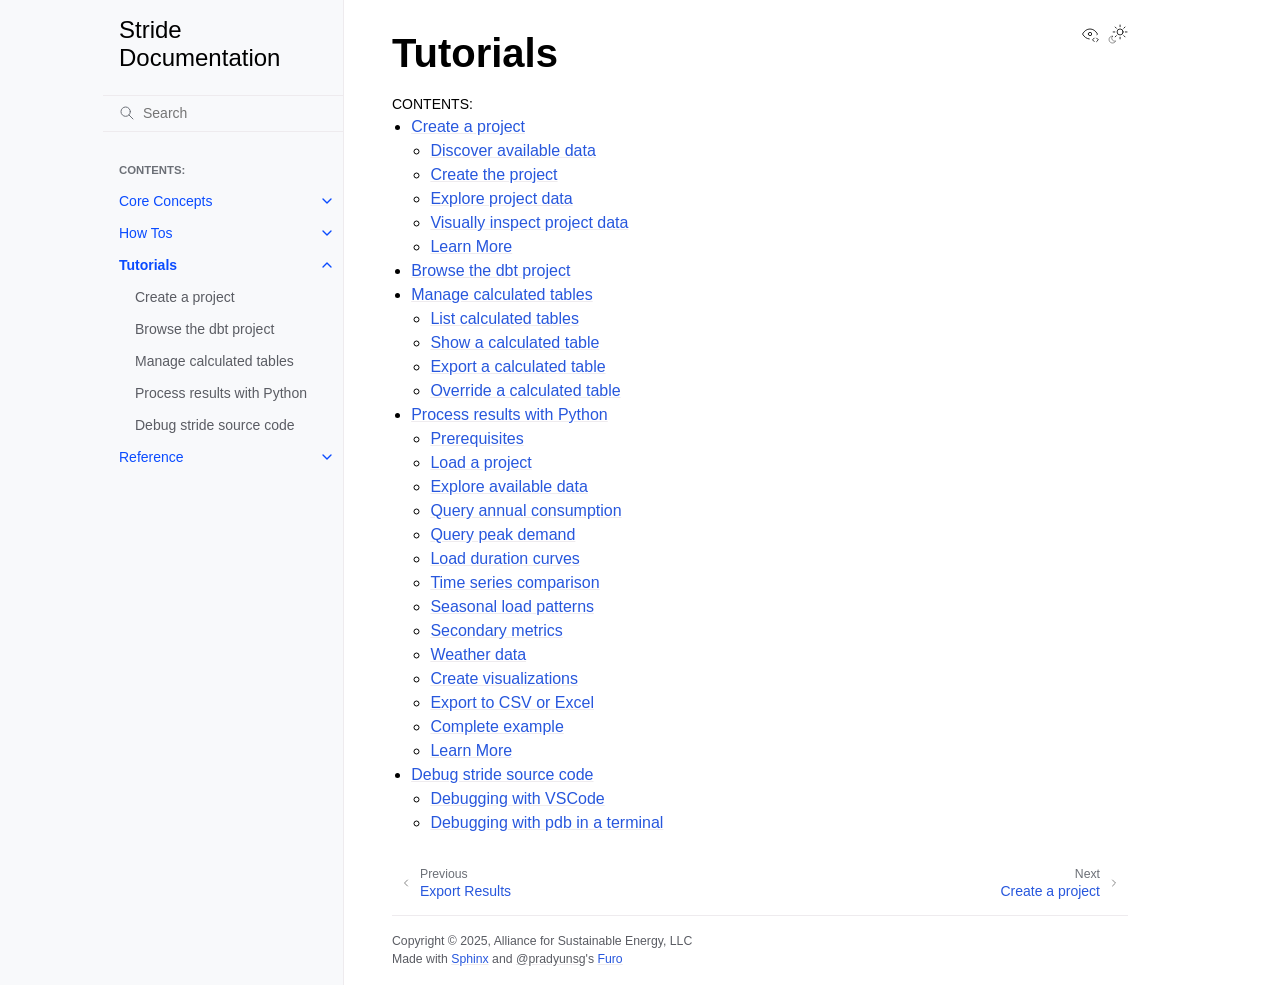
<file: tutorials/index.html>
<!doctype html>
<html class="no-js" lang="en" data-content_root="../">
  <head><meta charset="utf-8">
    <meta name="viewport" content="width=device-width,initial-scale=1">
    <meta name="color-scheme" content="light dark"><meta name="viewport" content="width=device-width, initial-scale=1" />
<link rel="index" title="Index" href="../genindex.html"><link rel="search" title="Search" href="../search.html"><link rel="next" title="Create a project" href="create_project.html"><link rel="prev" title="Export Results" href="../how_tos/export_results.html">

    <!-- Generated with Sphinx 8.2.3 and Furo 2025.12.19 -->
        <title>Tutorials - Stride Documentation</title>
      <link rel="stylesheet" type="text/css" href="../_static/pygments.css?v=d111a655" />
    <link rel="stylesheet" type="text/css" href="../_static/styles/furo.css?v=7bdb33bb" />
    <link rel="stylesheet" type="text/css" href="../_static/copybutton.css?v=76b2166b" />
    <link rel="stylesheet" type="text/css" href="../_static/autodoc_pydantic.css" />
    <link rel="stylesheet" type="text/css" href="../_static/styles/furo-extensions.css?v=8dab3a3b" />
    
    


<style>
  body {
    --color-code-background: #f2f2f2;
  --color-code-foreground: #1e1e1e;
  
  }
  @media not print {
    body[data-theme="dark"] {
      --color-code-background: #202020;
  --color-code-foreground: #d0d0d0;
  
    }
    @media (prefers-color-scheme: dark) {
      body:not([data-theme="light"]) {
        --color-code-background: #202020;
  --color-code-foreground: #d0d0d0;
  
      }
    }
  }
</style></head>
  <body>
    
    <script>
      document.body.dataset.theme = localStorage.getItem("theme") || "auto";
    </script>
    

<svg xmlns="http://www.w3.org/2000/svg" style="display: none;">
  <symbol id="svg-toc" viewBox="0 0 24 24">
    <title>Contents</title>
    <svg stroke="currentColor" fill="currentColor" stroke-width="0" viewBox="0 0 1024 1024">
      <path d="M408 442h480c4.4 0 8-3.6 8-8v-56c0-4.4-3.6-8-8-8H408c-4.4 0-8 3.6-8 8v56c0 4.4 3.6 8 8 8zm-8 204c0 4.4 3.6 8 8 8h480c4.4 0 8-3.6 8-8v-56c0-4.4-3.6-8-8-8H408c-4.4 0-8 3.6-8 8v56zm504-486H120c-4.4 0-8 3.6-8 8v56c0 4.4 3.6 8 8 8h784c4.4 0 8-3.6 8-8v-56c0-4.4-3.6-8-8-8zm0 632H120c-4.4 0-8 3.6-8 8v56c0 4.4 3.6 8 8 8h784c4.4 0 8-3.6 8-8v-56c0-4.4-3.6-8-8-8zM115.4 518.9L271.7 642c5.8 4.6 14.4.5 14.4-6.9V388.9c0-7.4-8.5-11.5-14.4-6.9L115.4 505.1a8.74 8.74 0 0 0 0 13.8z"/>
    </svg>
  </symbol>
  <symbol id="svg-menu" viewBox="0 0 24 24">
    <title>Menu</title>
    <svg xmlns="http://www.w3.org/2000/svg" viewBox="0 0 24 24" fill="none" stroke="currentColor"
      stroke-width="2" stroke-linecap="round" stroke-linejoin="round" class="feather-menu">
      <line x1="3" y1="12" x2="21" y2="12"></line>
      <line x1="3" y1="6" x2="21" y2="6"></line>
      <line x1="3" y1="18" x2="21" y2="18"></line>
    </svg>
  </symbol>
  <symbol id="svg-arrow-right" viewBox="0 0 24 24">
    <title>Expand</title>
    <svg xmlns="http://www.w3.org/2000/svg" viewBox="0 0 24 24" fill="none" stroke="currentColor"
      stroke-width="2" stroke-linecap="round" stroke-linejoin="round" class="feather-chevron-right">
      <polyline points="9 18 15 12 9 6"></polyline>
    </svg>
  </symbol>
  <symbol id="svg-sun" viewBox="0 0 24 24">
    <title>Light mode</title>
    <svg xmlns="http://www.w3.org/2000/svg" viewBox="0 0 24 24" fill="none" stroke="currentColor"
      stroke-width="1" stroke-linecap="round" stroke-linejoin="round" class="feather-sun">
      <circle cx="12" cy="12" r="5"></circle>
      <line x1="12" y1="1" x2="12" y2="3"></line>
      <line x1="12" y1="21" x2="12" y2="23"></line>
      <line x1="4.22" y1="4.22" x2="5.64" y2="5.64"></line>
      <line x1="18.36" y1="18.36" x2="19.78" y2="19.78"></line>
      <line x1="1" y1="12" x2="3" y2="12"></line>
      <line x1="21" y1="12" x2="23" y2="12"></line>
      <line x1="4.22" y1="19.78" x2="5.64" y2="18.36"></line>
      <line x1="18.36" y1="5.64" x2="19.78" y2="4.22"></line>
    </svg>
  </symbol>
  <symbol id="svg-moon" viewBox="0 0 24 24">
    <title>Dark mode</title>
    <svg xmlns="http://www.w3.org/2000/svg" viewBox="0 0 24 24" fill="none" stroke="currentColor"
      stroke-width="1" stroke-linecap="round" stroke-linejoin="round" class="icon-tabler-moon">
      <path stroke="none" d="M0 0h24v24H0z" fill="none" />
      <path d="M12 3c.132 0 .263 0 .393 0a7.5 7.5 0 0 0 7.92 12.446a9 9 0 1 1 -8.313 -12.454z" />
    </svg>
  </symbol>
  <symbol id="svg-sun-with-moon" viewBox="0 0 24 24">
    <title>Auto light/dark, in light mode</title>
    <svg xmlns="http://www.w3.org/2000/svg" viewBox="0 0 24 24" fill="none" stroke="currentColor"
      stroke-width="1" stroke-linecap="round" stroke-linejoin="round"
      class="icon-custom-derived-from-feather-sun-and-tabler-moon">
      <path style="opacity: 50%" d="M 5.411 14.504 C 5.471 14.504 5.532 14.504 5.591 14.504 C 3.639 16.319 4.383 19.569 6.931 20.352 C 7.693 20.586 8.512 20.551 9.25 20.252 C 8.023 23.207 4.056 23.725 2.11 21.184 C 0.166 18.642 1.702 14.949 4.874 14.536 C 5.051 14.512 5.231 14.5 5.411 14.5 L 5.411 14.504 Z"/>
      <line x1="14.5" y1="3.25" x2="14.5" y2="1.25"/>
      <line x1="14.5" y1="15.85" x2="14.5" y2="17.85"/>
      <line x1="10.044" y1="5.094" x2="8.63" y2="3.68"/>
      <line x1="19" y1="14.05" x2="20.414" y2="15.464"/>
      <line x1="8.2" y1="9.55" x2="6.2" y2="9.55"/>
      <line x1="20.8" y1="9.55" x2="22.8" y2="9.55"/>
      <line x1="10.044" y1="14.006" x2="8.63" y2="15.42"/>
      <line x1="19" y1="5.05" x2="20.414" y2="3.636"/>
      <circle cx="14.5" cy="9.55" r="3.6"/>
    </svg>
  </symbol>
  <symbol id="svg-moon-with-sun" viewBox="0 0 24 24">
    <title>Auto light/dark, in dark mode</title>
    <svg xmlns="http://www.w3.org/2000/svg" viewBox="0 0 24 24" fill="none" stroke="currentColor"
      stroke-width="1" stroke-linecap="round" stroke-linejoin="round"
      class="icon-custom-derived-from-feather-sun-and-tabler-moon">
      <path d="M 8.282 7.007 C 8.385 7.007 8.494 7.007 8.595 7.007 C 5.18 10.184 6.481 15.869 10.942 17.24 C 12.275 17.648 13.706 17.589 15 17.066 C 12.851 22.236 5.91 23.143 2.505 18.696 C -0.897 14.249 1.791 7.786 7.342 7.063 C 7.652 7.021 7.965 7 8.282 7 L 8.282 7.007 Z"/>
      <line style="opacity: 50%" x1="18" y1="3.705" x2="18" y2="2.5"/>
      <line style="opacity: 50%" x1="18" y1="11.295" x2="18" y2="12.5"/>
      <line style="opacity: 50%" x1="15.316" y1="4.816" x2="14.464" y2="3.964"/>
      <line style="opacity: 50%" x1="20.711" y1="10.212" x2="21.563" y2="11.063"/>
      <line style="opacity: 50%" x1="14.205" y1="7.5" x2="13.001" y2="7.5"/>
      <line style="opacity: 50%" x1="21.795" y1="7.5" x2="23" y2="7.5"/>
      <line style="opacity: 50%" x1="15.316" y1="10.184" x2="14.464" y2="11.036"/>
      <line style="opacity: 50%" x1="20.711" y1="4.789" x2="21.563" y2="3.937"/>
      <circle style="opacity: 50%" cx="18" cy="7.5" r="2.169"/>
    </svg>
  </symbol>
  <symbol id="svg-pencil" viewBox="0 0 24 24">
    <svg xmlns="http://www.w3.org/2000/svg" viewBox="0 0 24 24" fill="none" stroke="currentColor"
      stroke-width="1" stroke-linecap="round" stroke-linejoin="round" class="icon-tabler-pencil-code">
      <path d="M4 20h4l10.5 -10.5a2.828 2.828 0 1 0 -4 -4l-10.5 10.5v4" />
      <path d="M13.5 6.5l4 4" />
      <path d="M20 21l2 -2l-2 -2" />
      <path d="M17 17l-2 2l2 2" />
    </svg>
  </symbol>
  <symbol id="svg-eye" viewBox="0 0 24 24">
    <svg xmlns="http://www.w3.org/2000/svg" viewBox="0 0 24 24" fill="none" stroke="currentColor"
      stroke-width="1" stroke-linecap="round" stroke-linejoin="round" class="icon-tabler-eye-code">
      <path stroke="none" d="M0 0h24v24H0z" fill="none" />
      <path d="M10 12a2 2 0 1 0 4 0a2 2 0 0 0 -4 0" />
      <path
        d="M11.11 17.958c-3.209 -.307 -5.91 -2.293 -8.11 -5.958c2.4 -4 5.4 -6 9 -6c3.6 0 6.6 2 9 6c-.21 .352 -.427 .688 -.647 1.008" />
      <path d="M20 21l2 -2l-2 -2" />
      <path d="M17 17l-2 2l2 2" />
    </svg>
  </symbol>
</svg>

<input type="checkbox" class="sidebar-toggle" name="__navigation" id="__navigation" aria-label="Toggle site navigation sidebar">
<input type="checkbox" class="sidebar-toggle" name="__toc" id="__toc" aria-label="Toggle table of contents sidebar">
<label class="overlay sidebar-overlay" for="__navigation"></label>
<label class="overlay toc-overlay" for="__toc"></label>

<a class="skip-to-content muted-link" href="#furo-main-content">Skip to content</a>



<div class="page">
  <header class="mobile-header">
    <div class="header-left">
      <label class="nav-overlay-icon" for="__navigation">
        <span class="icon"><svg><use href="#svg-menu"></use></svg></span>
      </label>
    </div>
    <div class="header-center">
      <a href="../index.html"><div class="brand">Stride Documentation</div></a>
    </div>
    <div class="header-right">
      <div class="theme-toggle-container theme-toggle-header">
        <button class="theme-toggle" aria-label="Toggle Light / Dark / Auto color theme">
          <svg class="theme-icon-when-auto-light"><use href="#svg-sun-with-moon"></use></svg>
          <svg class="theme-icon-when-auto-dark"><use href="#svg-moon-with-sun"></use></svg>
          <svg class="theme-icon-when-dark"><use href="#svg-moon"></use></svg>
          <svg class="theme-icon-when-light"><use href="#svg-sun"></use></svg>
        </button>
      </div>
      <label class="toc-overlay-icon toc-header-icon no-toc" for="__toc">
        <span class="icon"><svg><use href="#svg-toc"></use></svg></span>
      </label>
    </div>
  </header>
  <aside class="sidebar-drawer">
    <div class="sidebar-container">
      
      <div class="sidebar-sticky"><a class="sidebar-brand" href="../index.html">
  
  <span class="sidebar-brand-text">Stride Documentation</span>
  
</a><form class="sidebar-search-container" method="get" action="../search.html" role="search">
  <input class="sidebar-search" placeholder="Search" name="q" aria-label="Search">
  <input type="hidden" name="check_keywords" value="yes">
  <input type="hidden" name="area" value="default">
</form>
<div id="searchbox"></div><div class="sidebar-scroll"><div class="sidebar-tree">
  <p class="caption" role="heading"><span class="caption-text">Contents:</span></p>
<ul class="current">
<li class="toctree-l1 has-children"><a class="reference internal" href="../explanation/index.html">Core Concepts</a><input aria-label="Toggle navigation of Core Concepts" class="toctree-checkbox" id="toctree-checkbox-1" name="toctree-checkbox-1" role="switch" type="checkbox"/><label for="toctree-checkbox-1"><span class="icon"><svg><use href="#svg-arrow-right"></use></svg></span></label><ul>
<li class="toctree-l2"><a class="reference internal" href="../explanation/data_download.html">Data Download</a></li>
<li class="toctree-l2"><a class="reference internal" href="../explanation/data_validation.html">Data Validation with dsgrid</a></li>
<li class="toctree-l2"><a class="reference internal" href="../explanation/customizing_checks.html">Customizing Dataset Checks</a></li>
<li class="toctree-l2"><a class="reference internal" href="../explanation/dbt_computation.html">dbt Computation</a></li>
<li class="toctree-l2"><a class="reference internal" href="../explanation/weather_year_modeling.html">Weather Year Modeling</a></li>
</ul>
</li>
<li class="toctree-l1 has-children"><a class="reference internal" href="../how_tos/index.html">How Tos</a><input aria-label="Toggle navigation of How Tos" class="toctree-checkbox" id="toctree-checkbox-2" name="toctree-checkbox-2" role="switch" type="checkbox"/><label for="toctree-checkbox-2"><span class="icon"><svg><use href="#svg-arrow-right"></use></svg></span></label><ul>
<li class="toctree-l2"><a class="reference internal" href="../how_tos/getting_started/index.html">Getting Started</a></li>
<li class="toctree-l2"><a class="reference internal" href="../how_tos/download_datasets.html">Download Datasets</a></li>
<li class="toctree-l2"><a class="reference internal" href="../how_tos/override_calculated_tables.html">Override Calculated Tables</a></li>
<li class="toctree-l2"><a class="reference internal" href="../how_tos/launch_dashboard.html">Launch the Dashboard</a></li>
<li class="toctree-l2"><a class="reference internal" href="../how_tos/customize_palette.html">Customize the Color Palette</a></li>
<li class="toctree-l2"><a class="reference internal" href="../how_tos/compare_scenarios.html">Compare Scenarios</a></li>
<li class="toctree-l2"><a class="reference internal" href="../how_tos/export_results.html">Export Results</a></li>
</ul>
</li>
<li class="toctree-l1 current has-children current-page"><a class="current reference internal" href="#">Tutorials</a><input aria-label="Toggle navigation of Tutorials" checked="" class="toctree-checkbox" id="toctree-checkbox-3" name="toctree-checkbox-3" role="switch" type="checkbox"/><label for="toctree-checkbox-3"><span class="icon"><svg><use href="#svg-arrow-right"></use></svg></span></label><ul>
<li class="toctree-l2"><a class="reference internal" href="create_project.html">Create a project</a></li>
<li class="toctree-l2"><a class="reference internal" href="dbt_project.html">Browse the dbt project</a></li>
<li class="toctree-l2"><a class="reference internal" href="manage_calculated_tables.html">Manage calculated tables</a></li>
<li class="toctree-l2"><a class="reference internal" href="data_api_tutorial.html">Process results with Python</a></li>
<li class="toctree-l2"><a class="reference internal" href="debugging_stride.html">Debug stride source code</a></li>
</ul>
</li>
<li class="toctree-l1 has-children"><a class="reference internal" href="../reference/index.html">Reference</a><input aria-label="Toggle navigation of Reference" class="toctree-checkbox" id="toctree-checkbox-4" name="toctree-checkbox-4" role="switch" type="checkbox"/><label for="toctree-checkbox-4"><span class="icon"><svg><use href="#svg-arrow-right"></use></svg></span></label><ul>
<li class="toctree-l2"><a class="reference internal" href="../reference/data_api.html">Data API</a></li>
<li class="toctree-l2"><a class="reference internal" href="../reference/project_api.html">stride Project API</a></li>
<li class="toctree-l2"><a class="reference internal" href="../reference/cli_reference.html">CLI reference</a></li>
</ul>
</li>
</ul>

</div>
</div>

      </div>
      
    </div>
  </aside>
  <div class="main">
    <div class="content">
      <div class="article-container">
        <a href="#" class="back-to-top muted-link">
          <svg xmlns="http://www.w3.org/2000/svg" viewBox="0 0 24 24">
            <path d="M13 20h-2V8l-5.5 5.5-1.42-1.42L12 4.16l7.92 7.92-1.42 1.42L13 8v12z"></path>
          </svg>
          <span>Back to top</span>
        </a>
        <div class="content-icon-container">
          <div class="view-this-page">
  <a class="muted-link" href="../_sources/tutorials/index.md.txt" title="View this page">
    <svg><use href="#svg-eye"></use></svg>
    <span class="visually-hidden">View this page</span>
  </a>
</div>
<div class="theme-toggle-container theme-toggle-content">
            <button class="theme-toggle" aria-label="Toggle Light / Dark / Auto color theme">
              <svg class="theme-icon-when-auto-light"><use href="#svg-sun-with-moon"></use></svg>
              <svg class="theme-icon-when-auto-dark"><use href="#svg-moon-with-sun"></use></svg>
              <svg class="theme-icon-when-dark"><use href="#svg-moon"></use></svg>
              <svg class="theme-icon-when-light"><use href="#svg-sun"></use></svg>
            </button>
          </div>
          <label class="toc-overlay-icon toc-content-icon no-toc" for="__toc">
            <span class="icon"><svg><use href="#svg-toc"></use></svg></span>
          </label>
        </div>
        <article role="main" id="furo-main-content">
          <section id="tutorials">
<span id="id1"></span><h1>Tutorials<a class="headerlink" href="#tutorials" title="Link to this heading">¶</a></h1>
<div class="toctree-wrapper compound">
<p class="caption" role="heading"><span class="caption-text">Contents:</span></p>
<ul>
<li class="toctree-l1"><a class="reference internal" href="create_project.html">Create a project</a><ul>
<li class="toctree-l2"><a class="reference internal" href="create_project.html#discover-available-data">Discover available data</a></li>
<li class="toctree-l2"><a class="reference internal" href="create_project.html#create-the-project">Create the project</a></li>
<li class="toctree-l2"><a class="reference internal" href="create_project.html#explore-project-data">Explore project data</a></li>
<li class="toctree-l2"><a class="reference internal" href="create_project.html#visually-inspect-project-data">Visually inspect project data</a></li>
<li class="toctree-l2"><a class="reference internal" href="create_project.html#learn-more">Learn More</a></li>
</ul>
</li>
<li class="toctree-l1"><a class="reference internal" href="dbt_project.html">Browse the dbt project</a></li>
<li class="toctree-l1"><a class="reference internal" href="manage_calculated_tables.html">Manage calculated tables</a><ul>
<li class="toctree-l2"><a class="reference internal" href="manage_calculated_tables.html#list-calculated-tables">List calculated tables</a></li>
<li class="toctree-l2"><a class="reference internal" href="manage_calculated_tables.html#show-a-calculated-table">Show a calculated table</a></li>
<li class="toctree-l2"><a class="reference internal" href="manage_calculated_tables.html#export-a-calculated-table">Export a calculated table</a></li>
<li class="toctree-l2"><a class="reference internal" href="manage_calculated_tables.html#override-a-calculated-table">Override a calculated table</a></li>
</ul>
</li>
<li class="toctree-l1"><a class="reference internal" href="data_api_tutorial.html">Process results with Python</a><ul>
<li class="toctree-l2"><a class="reference internal" href="data_api_tutorial.html#prerequisites">Prerequisites</a></li>
<li class="toctree-l2"><a class="reference internal" href="data_api_tutorial.html#load-a-project">Load a project</a></li>
<li class="toctree-l2"><a class="reference internal" href="data_api_tutorial.html#explore-available-data">Explore available data</a></li>
<li class="toctree-l2"><a class="reference internal" href="data_api_tutorial.html#query-annual-consumption">Query annual consumption</a></li>
<li class="toctree-l2"><a class="reference internal" href="data_api_tutorial.html#query-peak-demand">Query peak demand</a></li>
<li class="toctree-l2"><a class="reference internal" href="data_api_tutorial.html#load-duration-curves">Load duration curves</a></li>
<li class="toctree-l2"><a class="reference internal" href="data_api_tutorial.html#time-series-comparison">Time series comparison</a></li>
<li class="toctree-l2"><a class="reference internal" href="data_api_tutorial.html#seasonal-load-patterns">Seasonal load patterns</a></li>
<li class="toctree-l2"><a class="reference internal" href="data_api_tutorial.html#secondary-metrics">Secondary metrics</a></li>
<li class="toctree-l2"><a class="reference internal" href="data_api_tutorial.html#weather-data">Weather data</a></li>
<li class="toctree-l2"><a class="reference internal" href="data_api_tutorial.html#create-visualizations">Create visualizations</a></li>
<li class="toctree-l2"><a class="reference internal" href="data_api_tutorial.html#export-to-csv-or-excel">Export to CSV or Excel</a></li>
<li class="toctree-l2"><a class="reference internal" href="data_api_tutorial.html#complete-example">Complete example</a></li>
<li class="toctree-l2"><a class="reference internal" href="data_api_tutorial.html#learn-more">Learn More</a></li>
</ul>
</li>
<li class="toctree-l1"><a class="reference internal" href="debugging_stride.html">Debug stride source code</a><ul>
<li class="toctree-l2"><a class="reference internal" href="debugging_stride.html#debugging-with-vscode">Debugging with VSCode</a></li>
<li class="toctree-l2"><a class="reference internal" href="debugging_stride.html#debugging-with-pdb-in-a-terminal">Debugging with pdb in a terminal</a></li>
</ul>
</li>
</ul>
</div>
</section>

        </article>
      </div>
      <footer>
        
        <div class="related-pages">
          <a class="next-page" href="create_project.html">
              <div class="page-info">
                <div class="context">
                  <span>Next</span>
                </div>
                <div class="title">Create a project</div>
              </div>
              <svg class="furo-related-icon"><use href="#svg-arrow-right"></use></svg>
            </a>
          <a class="prev-page" href="../how_tos/export_results.html">
              <svg class="furo-related-icon"><use href="#svg-arrow-right"></use></svg>
              <div class="page-info">
                <div class="context">
                  <span>Previous</span>
                </div>
                
                <div class="title">Export Results</div>
                
              </div>
            </a>
        </div>
        <div class="bottom-of-page">
          <div class="left-details">
            <div class="copyright">
                Copyright &#169; 2025, Alliance for Sustainable Energy, LLC
            </div>
            Made with <a href="https://www.sphinx-doc.org/">Sphinx</a> and <a class="muted-link" href="https://pradyunsg.me">@pradyunsg</a>'s
            
            <a href="https://github.com/pradyunsg/furo">Furo</a>
            
          </div>
          <div class="right-details">
            
          </div>
        </div>
        
      </footer>
    </div>
    <aside class="toc-drawer no-toc">
      
      
      
    </aside>
  </div>
</div><script src="../_static/documentation_options.js?v=f539c95a"></script>
    <script src="../_static/doctools.js?v=9bcbadda"></script>
    <script src="../_static/sphinx_highlight.js?v=dc90522c"></script>
    <script src="../_static/scripts/furo.js?v=46bd48cc"></script>
    <script src="../_static/clipboard.min.js?v=a7894cd8"></script>
    <script src="../_static/copybutton.js?v=3a0c56fd"></script>
    </body>
</html>
</file>
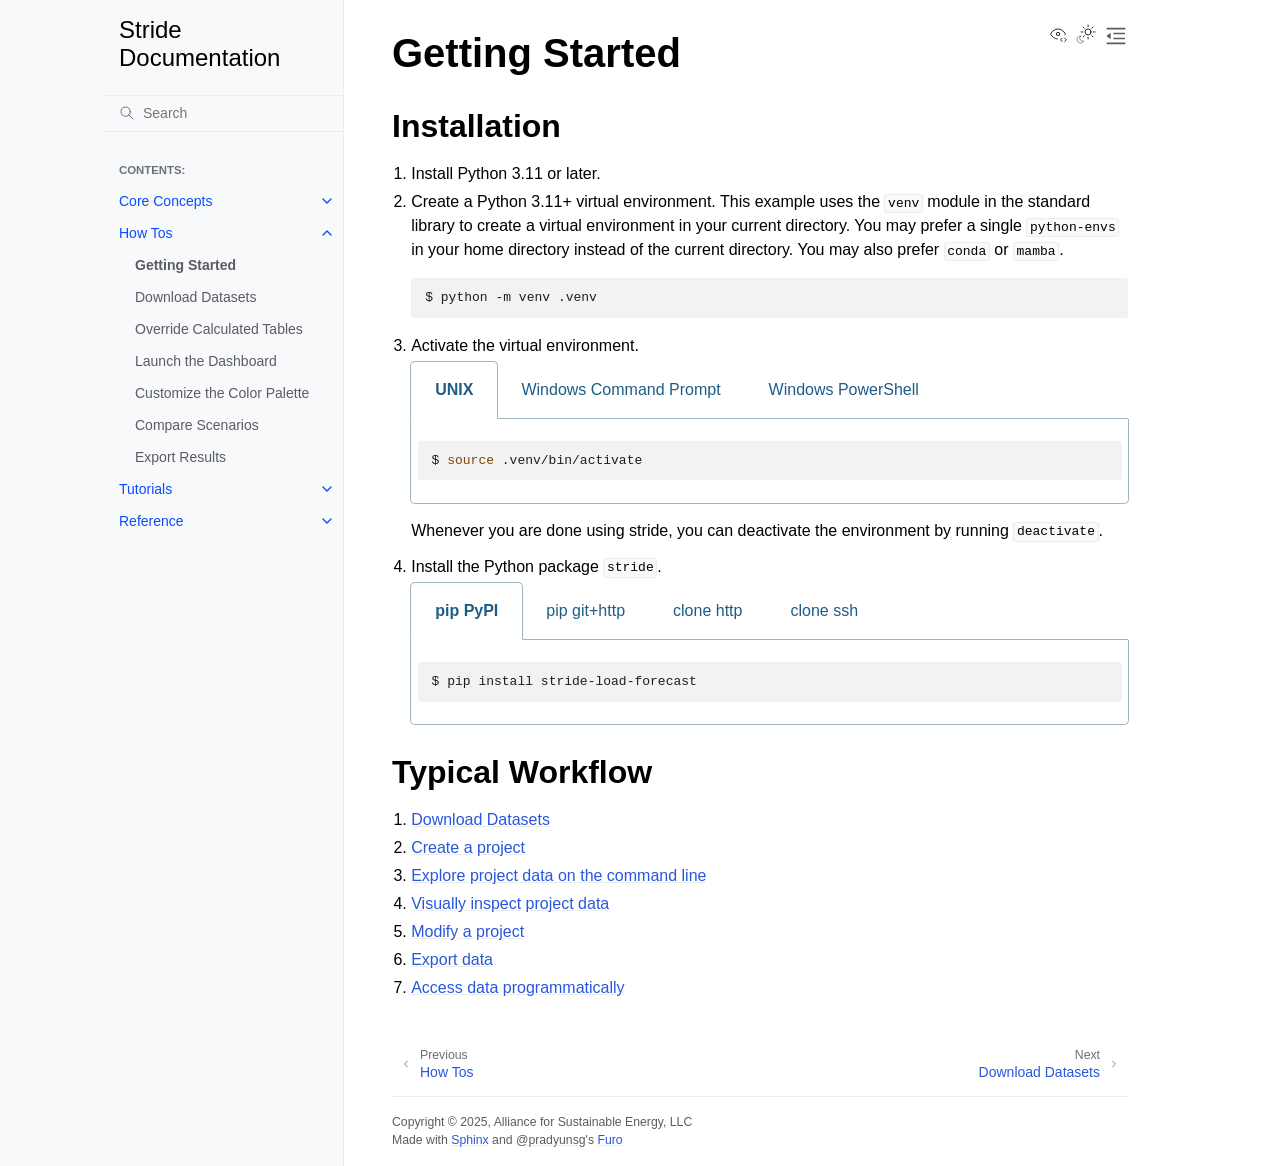
<file: how_tos/getting_started/index.html>
<!doctype html>
<html class="no-js" lang="en" data-content_root="../../">
  <head><meta charset="utf-8">
    <meta name="viewport" content="width=device-width,initial-scale=1">
    <meta name="color-scheme" content="light dark"><meta name="viewport" content="width=device-width, initial-scale=1" />
<link rel="index" title="Index" href="../../genindex.html"><link rel="search" title="Search" href="../../search.html"><link rel="next" title="Download Datasets" href="../download_datasets.html"><link rel="prev" title="How Tos" href="../index.html">

    <!-- Generated with Sphinx 8.2.3 and Furo 2025.12.19 -->
        <title>Getting Started - Stride Documentation</title>
      <link rel="stylesheet" type="text/css" href="../../_static/pygments.css?v=d111a655" />
    <link rel="stylesheet" type="text/css" href="../../_static/styles/furo.css?v=7bdb33bb" />
    <link rel="stylesheet" type="text/css" href="../../_static/copybutton.css?v=76b2166b" />
    <link rel="stylesheet" type="text/css" href="../../_static/autodoc_pydantic.css" />
    <link rel="stylesheet" type="text/css" href="../../_static/tabs.css?v=a5c4661c" />
    <link rel="stylesheet" type="text/css" href="../../_static/styles/furo-extensions.css?v=8dab3a3b" />
    
    


<style>
  body {
    --color-code-background: #f2f2f2;
  --color-code-foreground: #1e1e1e;
  
  }
  @media not print {
    body[data-theme="dark"] {
      --color-code-background: #202020;
  --color-code-foreground: #d0d0d0;
  
    }
    @media (prefers-color-scheme: dark) {
      body:not([data-theme="light"]) {
        --color-code-background: #202020;
  --color-code-foreground: #d0d0d0;
  
      }
    }
  }
</style></head>
  <body>
    
    <script>
      document.body.dataset.theme = localStorage.getItem("theme") || "auto";
    </script>
    

<svg xmlns="http://www.w3.org/2000/svg" style="display: none;">
  <symbol id="svg-toc" viewBox="0 0 24 24">
    <title>Contents</title>
    <svg stroke="currentColor" fill="currentColor" stroke-width="0" viewBox="0 0 1024 1024">
      <path d="M408 442h480c4.4 0 8-3.6 8-8v-56c0-4.4-3.6-8-8-8H408c-4.4 0-8 3.6-8 8v56c0 4.4 3.6 8 8 8zm-8 204c0 4.4 3.6 8 8 8h480c4.4 0 8-3.6 8-8v-56c0-4.4-3.6-8-8-8H408c-4.4 0-8 3.6-8 8v56zm504-486H120c-4.4 0-8 3.6-8 8v56c0 4.4 3.6 8 8 8h784c4.4 0 8-3.6 8-8v-56c0-4.4-3.6-8-8-8zm0 632H120c-4.4 0-8 3.6-8 8v56c0 4.4 3.6 8 8 8h784c4.4 0 8-3.6 8-8v-56c0-4.4-3.6-8-8-8zM115.4 518.9L271.7 642c5.8 4.6 14.4.5 14.4-6.9V388.9c0-7.4-8.5-11.5-14.4-6.9L115.4 505.1a8.74 8.74 0 0 0 0 13.8z"/>
    </svg>
  </symbol>
  <symbol id="svg-menu" viewBox="0 0 24 24">
    <title>Menu</title>
    <svg xmlns="http://www.w3.org/2000/svg" viewBox="0 0 24 24" fill="none" stroke="currentColor"
      stroke-width="2" stroke-linecap="round" stroke-linejoin="round" class="feather-menu">
      <line x1="3" y1="12" x2="21" y2="12"></line>
      <line x1="3" y1="6" x2="21" y2="6"></line>
      <line x1="3" y1="18" x2="21" y2="18"></line>
    </svg>
  </symbol>
  <symbol id="svg-arrow-right" viewBox="0 0 24 24">
    <title>Expand</title>
    <svg xmlns="http://www.w3.org/2000/svg" viewBox="0 0 24 24" fill="none" stroke="currentColor"
      stroke-width="2" stroke-linecap="round" stroke-linejoin="round" class="feather-chevron-right">
      <polyline points="9 18 15 12 9 6"></polyline>
    </svg>
  </symbol>
  <symbol id="svg-sun" viewBox="0 0 24 24">
    <title>Light mode</title>
    <svg xmlns="http://www.w3.org/2000/svg" viewBox="0 0 24 24" fill="none" stroke="currentColor"
      stroke-width="1" stroke-linecap="round" stroke-linejoin="round" class="feather-sun">
      <circle cx="12" cy="12" r="5"></circle>
      <line x1="12" y1="1" x2="12" y2="3"></line>
      <line x1="12" y1="21" x2="12" y2="23"></line>
      <line x1="4.22" y1="4.22" x2="5.64" y2="5.64"></line>
      <line x1="18.36" y1="18.36" x2="19.78" y2="19.78"></line>
      <line x1="1" y1="12" x2="3" y2="12"></line>
      <line x1="21" y1="12" x2="23" y2="12"></line>
      <line x1="4.22" y1="19.78" x2="5.64" y2="18.36"></line>
      <line x1="18.36" y1="5.64" x2="19.78" y2="4.22"></line>
    </svg>
  </symbol>
  <symbol id="svg-moon" viewBox="0 0 24 24">
    <title>Dark mode</title>
    <svg xmlns="http://www.w3.org/2000/svg" viewBox="0 0 24 24" fill="none" stroke="currentColor"
      stroke-width="1" stroke-linecap="round" stroke-linejoin="round" class="icon-tabler-moon">
      <path stroke="none" d="M0 0h24v24H0z" fill="none" />
      <path d="M12 3c.132 0 .263 0 .393 0a7.5 7.5 0 0 0 7.92 12.446a9 9 0 1 1 -8.313 -12.454z" />
    </svg>
  </symbol>
  <symbol id="svg-sun-with-moon" viewBox="0 0 24 24">
    <title>Auto light/dark, in light mode</title>
    <svg xmlns="http://www.w3.org/2000/svg" viewBox="0 0 24 24" fill="none" stroke="currentColor"
      stroke-width="1" stroke-linecap="round" stroke-linejoin="round"
      class="icon-custom-derived-from-feather-sun-and-tabler-moon">
      <path style="opacity: 50%" d="M 5.411 14.504 C 5.471 14.504 5.532 14.504 5.591 14.504 C 3.639 16.319 4.383 19.569 6.931 20.352 C 7.693 20.586 8.512 20.551 9.25 20.252 C 8.023 23.207 4.056 23.725 2.11 21.184 C 0.166 18.642 1.702 14.949 4.874 14.536 C 5.051 14.512 5.231 14.5 5.411 14.5 L 5.411 14.504 Z"/>
      <line x1="14.5" y1="3.25" x2="14.5" y2="1.25"/>
      <line x1="14.5" y1="15.85" x2="14.5" y2="17.85"/>
      <line x1="10.044" y1="5.094" x2="8.63" y2="3.68"/>
      <line x1="19" y1="14.05" x2="20.414" y2="15.464"/>
      <line x1="8.2" y1="9.55" x2="6.2" y2="9.55"/>
      <line x1="20.8" y1="9.55" x2="22.8" y2="9.55"/>
      <line x1="10.044" y1="14.006" x2="8.63" y2="15.42"/>
      <line x1="19" y1="5.05" x2="20.414" y2="3.636"/>
      <circle cx="14.5" cy="9.55" r="3.6"/>
    </svg>
  </symbol>
  <symbol id="svg-moon-with-sun" viewBox="0 0 24 24">
    <title>Auto light/dark, in dark mode</title>
    <svg xmlns="http://www.w3.org/2000/svg" viewBox="0 0 24 24" fill="none" stroke="currentColor"
      stroke-width="1" stroke-linecap="round" stroke-linejoin="round"
      class="icon-custom-derived-from-feather-sun-and-tabler-moon">
      <path d="M 8.282 7.007 C 8.385 7.007 8.494 7.007 8.595 7.007 C 5.18 10.184 6.481 15.869 10.942 17.24 C 12.275 17.648 13.706 17.589 15 17.066 C 12.851 22.236 5.91 23.143 2.505 18.696 C -0.897 14.249 1.791 7.786 7.342 7.063 C 7.652 7.021 7.965 7 8.282 7 L 8.282 7.007 Z"/>
      <line style="opacity: 50%" x1="18" y1="3.705" x2="18" y2="2.5"/>
      <line style="opacity: 50%" x1="18" y1="11.295" x2="18" y2="12.5"/>
      <line style="opacity: 50%" x1="15.316" y1="4.816" x2="14.464" y2="3.964"/>
      <line style="opacity: 50%" x1="20.711" y1="10.212" x2="21.563" y2="11.063"/>
      <line style="opacity: 50%" x1="14.205" y1="7.5" x2="13.001" y2="7.5"/>
      <line style="opacity: 50%" x1="21.795" y1="7.5" x2="23" y2="7.5"/>
      <line style="opacity: 50%" x1="15.316" y1="10.184" x2="14.464" y2="11.036"/>
      <line style="opacity: 50%" x1="20.711" y1="4.789" x2="21.563" y2="3.937"/>
      <circle style="opacity: 50%" cx="18" cy="7.5" r="2.169"/>
    </svg>
  </symbol>
  <symbol id="svg-pencil" viewBox="0 0 24 24">
    <svg xmlns="http://www.w3.org/2000/svg" viewBox="0 0 24 24" fill="none" stroke="currentColor"
      stroke-width="1" stroke-linecap="round" stroke-linejoin="round" class="icon-tabler-pencil-code">
      <path d="M4 20h4l10.5 -10.5a2.828 2.828 0 1 0 -4 -4l-10.5 10.5v4" />
      <path d="M13.5 6.5l4 4" />
      <path d="M20 21l2 -2l-2 -2" />
      <path d="M17 17l-2 2l2 2" />
    </svg>
  </symbol>
  <symbol id="svg-eye" viewBox="0 0 24 24">
    <svg xmlns="http://www.w3.org/2000/svg" viewBox="0 0 24 24" fill="none" stroke="currentColor"
      stroke-width="1" stroke-linecap="round" stroke-linejoin="round" class="icon-tabler-eye-code">
      <path stroke="none" d="M0 0h24v24H0z" fill="none" />
      <path d="M10 12a2 2 0 1 0 4 0a2 2 0 0 0 -4 0" />
      <path
        d="M11.11 17.958c-3.209 -.307 -5.91 -2.293 -8.11 -5.958c2.4 -4 5.4 -6 9 -6c3.6 0 6.6 2 9 6c-.21 .352 -.427 .688 -.647 1.008" />
      <path d="M20 21l2 -2l-2 -2" />
      <path d="M17 17l-2 2l2 2" />
    </svg>
  </symbol>
</svg>

<input type="checkbox" class="sidebar-toggle" name="__navigation" id="__navigation" aria-label="Toggle site navigation sidebar">
<input type="checkbox" class="sidebar-toggle" name="__toc" id="__toc" aria-label="Toggle table of contents sidebar">
<label class="overlay sidebar-overlay" for="__navigation"></label>
<label class="overlay toc-overlay" for="__toc"></label>

<a class="skip-to-content muted-link" href="#furo-main-content">Skip to content</a>



<div class="page">
  <header class="mobile-header">
    <div class="header-left">
      <label class="nav-overlay-icon" for="__navigation">
        <span class="icon"><svg><use href="#svg-menu"></use></svg></span>
      </label>
    </div>
    <div class="header-center">
      <a href="../../index.html"><div class="brand">Stride Documentation</div></a>
    </div>
    <div class="header-right">
      <div class="theme-toggle-container theme-toggle-header">
        <button class="theme-toggle" aria-label="Toggle Light / Dark / Auto color theme">
          <svg class="theme-icon-when-auto-light"><use href="#svg-sun-with-moon"></use></svg>
          <svg class="theme-icon-when-auto-dark"><use href="#svg-moon-with-sun"></use></svg>
          <svg class="theme-icon-when-dark"><use href="#svg-moon"></use></svg>
          <svg class="theme-icon-when-light"><use href="#svg-sun"></use></svg>
        </button>
      </div>
      <label class="toc-overlay-icon toc-header-icon" for="__toc">
        <span class="icon"><svg><use href="#svg-toc"></use></svg></span>
      </label>
    </div>
  </header>
  <aside class="sidebar-drawer">
    <div class="sidebar-container">
      
      <div class="sidebar-sticky"><a class="sidebar-brand" href="../../index.html">
  
  <span class="sidebar-brand-text">Stride Documentation</span>
  
</a><form class="sidebar-search-container" method="get" action="../../search.html" role="search">
  <input class="sidebar-search" placeholder="Search" name="q" aria-label="Search">
  <input type="hidden" name="check_keywords" value="yes">
  <input type="hidden" name="area" value="default">
</form>
<div id="searchbox"></div><div class="sidebar-scroll"><div class="sidebar-tree">
  <p class="caption" role="heading"><span class="caption-text">Contents:</span></p>
<ul class="current">
<li class="toctree-l1 has-children"><a class="reference internal" href="../../explanation/index.html">Core Concepts</a><input aria-label="Toggle navigation of Core Concepts" class="toctree-checkbox" id="toctree-checkbox-1" name="toctree-checkbox-1" role="switch" type="checkbox"/><label for="toctree-checkbox-1"><span class="icon"><svg><use href="#svg-arrow-right"></use></svg></span></label><ul>
<li class="toctree-l2"><a class="reference internal" href="../../explanation/data_download.html">Data Download</a></li>
<li class="toctree-l2"><a class="reference internal" href="../../explanation/data_validation.html">Data Validation with dsgrid</a></li>
<li class="toctree-l2"><a class="reference internal" href="../../explanation/customizing_checks.html">Customizing Dataset Checks</a></li>
<li class="toctree-l2"><a class="reference internal" href="../../explanation/dbt_computation.html">dbt Computation</a></li>
<li class="toctree-l2"><a class="reference internal" href="../../explanation/weather_year_modeling.html">Weather Year Modeling</a></li>
</ul>
</li>
<li class="toctree-l1 current has-children"><a class="reference internal" href="../index.html">How Tos</a><input aria-label="Toggle navigation of How Tos" checked="" class="toctree-checkbox" id="toctree-checkbox-2" name="toctree-checkbox-2" role="switch" type="checkbox"/><label for="toctree-checkbox-2"><span class="icon"><svg><use href="#svg-arrow-right"></use></svg></span></label><ul class="current">
<li class="toctree-l2 current current-page"><a class="current reference internal" href="#">Getting Started</a></li>
<li class="toctree-l2"><a class="reference internal" href="../download_datasets.html">Download Datasets</a></li>
<li class="toctree-l2"><a class="reference internal" href="../override_calculated_tables.html">Override Calculated Tables</a></li>
<li class="toctree-l2"><a class="reference internal" href="../launch_dashboard.html">Launch the Dashboard</a></li>
<li class="toctree-l2"><a class="reference internal" href="../customize_palette.html">Customize the Color Palette</a></li>
<li class="toctree-l2"><a class="reference internal" href="../compare_scenarios.html">Compare Scenarios</a></li>
<li class="toctree-l2"><a class="reference internal" href="../export_results.html">Export Results</a></li>
</ul>
</li>
<li class="toctree-l1 has-children"><a class="reference internal" href="../../tutorials/index.html">Tutorials</a><input aria-label="Toggle navigation of Tutorials" class="toctree-checkbox" id="toctree-checkbox-3" name="toctree-checkbox-3" role="switch" type="checkbox"/><label for="toctree-checkbox-3"><span class="icon"><svg><use href="#svg-arrow-right"></use></svg></span></label><ul>
<li class="toctree-l2"><a class="reference internal" href="../../tutorials/create_project.html">Create a project</a></li>
<li class="toctree-l2"><a class="reference internal" href="../../tutorials/dbt_project.html">Browse the dbt project</a></li>
<li class="toctree-l2"><a class="reference internal" href="../../tutorials/manage_calculated_tables.html">Manage calculated tables</a></li>
<li class="toctree-l2"><a class="reference internal" href="../../tutorials/data_api_tutorial.html">Process results with Python</a></li>
<li class="toctree-l2"><a class="reference internal" href="../../tutorials/debugging_stride.html">Debug stride source code</a></li>
</ul>
</li>
<li class="toctree-l1 has-children"><a class="reference internal" href="../../reference/index.html">Reference</a><input aria-label="Toggle navigation of Reference" class="toctree-checkbox" id="toctree-checkbox-4" name="toctree-checkbox-4" role="switch" type="checkbox"/><label for="toctree-checkbox-4"><span class="icon"><svg><use href="#svg-arrow-right"></use></svg></span></label><ul>
<li class="toctree-l2"><a class="reference internal" href="../../reference/data_api.html">Data API</a></li>
<li class="toctree-l2"><a class="reference internal" href="../../reference/project_api.html">stride Project API</a></li>
<li class="toctree-l2"><a class="reference internal" href="../../reference/cli_reference.html">CLI reference</a></li>
</ul>
</li>
</ul>

</div>
</div>

      </div>
      
    </div>
  </aside>
  <div class="main">
    <div class="content">
      <div class="article-container">
        <a href="#" class="back-to-top muted-link">
          <svg xmlns="http://www.w3.org/2000/svg" viewBox="0 0 24 24">
            <path d="M13 20h-2V8l-5.5 5.5-1.42-1.42L12 4.16l7.92 7.92-1.42 1.42L13 8v12z"></path>
          </svg>
          <span>Back to top</span>
        </a>
        <div class="content-icon-container">
          <div class="view-this-page">
  <a class="muted-link" href="../../_sources/how_tos/getting_started/index.md.txt" title="View this page">
    <svg><use href="#svg-eye"></use></svg>
    <span class="visually-hidden">View this page</span>
  </a>
</div>
<div class="theme-toggle-container theme-toggle-content">
            <button class="theme-toggle" aria-label="Toggle Light / Dark / Auto color theme">
              <svg class="theme-icon-when-auto-light"><use href="#svg-sun-with-moon"></use></svg>
              <svg class="theme-icon-when-auto-dark"><use href="#svg-moon-with-sun"></use></svg>
              <svg class="theme-icon-when-dark"><use href="#svg-moon"></use></svg>
              <svg class="theme-icon-when-light"><use href="#svg-sun"></use></svg>
            </button>
          </div>
          <label class="toc-overlay-icon toc-content-icon" for="__toc">
            <span class="icon"><svg><use href="#svg-toc"></use></svg></span>
          </label>
        </div>
        <article role="main" id="furo-main-content">
          <section id="getting-started">
<span id="id1"></span><h1>Getting Started<a class="headerlink" href="#getting-started" title="Link to this heading">¶</a></h1>
<section id="installation">
<h2>Installation<a class="headerlink" href="#installation" title="Link to this heading">¶</a></h2>
<ol class="arabic">
<li><p>Install Python 3.11 or later.</p></li>
<li><p>Create a Python 3.11+ virtual environment. This example uses the <code class="docutils literal notranslate"><span class="pre">venv</span></code> module in the standard
library to create a virtual environment in your current directory. You may prefer a single
<code class="docutils literal notranslate"><span class="pre">python-envs</span></code> in your home directory instead of the current directory. You may also prefer <code class="docutils literal notranslate"><span class="pre">conda</span></code>
or <code class="docutils literal notranslate"><span class="pre">mamba</span></code>.</p>
<div class="highlight-console notranslate"><div class="highlight"><pre><span></span><span class="gp">$ </span>python<span class="w"> </span>-m<span class="w"> </span>venv<span class="w"> </span>.venv
</pre></div>
</div>
</li>
<li><p>Activate the virtual environment.</p>
<div class="sphinx-tabs docutils container">
<div aria-label="Tabbed content" class="closeable" role="tablist"><button aria-controls="panel-0-VU5JWA==" aria-selected="true" class="sphinx-tabs-tab code-tab group-tab" id="tab-0-VU5JWA==" name="VU5JWA==" role="tab" tabindex="0">UNIX</button><button aria-controls="panel-0-V2luZG93cyBDb21tYW5kIFByb21wdA==" aria-selected="false" class="sphinx-tabs-tab code-tab group-tab" id="tab-0-V2luZG93cyBDb21tYW5kIFByb21wdA==" name="V2luZG93cyBDb21tYW5kIFByb21wdA==" role="tab" tabindex="-1">Windows Command Prompt</button><button aria-controls="panel-0-V2luZG93cyBQb3dlclNoZWxs" aria-selected="false" class="sphinx-tabs-tab code-tab group-tab" id="tab-0-V2luZG93cyBQb3dlclNoZWxs" name="V2luZG93cyBQb3dlclNoZWxs" role="tab" tabindex="-1">Windows PowerShell</button></div><div aria-labelledby="tab-0-VU5JWA==" class="sphinx-tabs-panel code-tab group-tab" id="panel-0-VU5JWA==" name="VU5JWA==" role="tabpanel" tabindex="0"><div class="highlight-console notranslate"><div class="highlight"><pre><span></span><span class="gp">$ </span><span class="nb">source</span><span class="w"> </span>.venv/bin/activate
</pre></div>
</div>
</div><div aria-labelledby="tab-0-V2luZG93cyBDb21tYW5kIFByb21wdA==" class="sphinx-tabs-panel code-tab group-tab" hidden="true" id="panel-0-V2luZG93cyBDb21tYW5kIFByb21wdA==" name="V2luZG93cyBDb21tYW5kIFByb21wdA==" role="tabpanel" tabindex="0"><div class="highlight-console notranslate"><div class="highlight"><pre><span></span><span class="gp">$ </span>.venv<span class="se">\S</span>cripts<span class="se">\a</span>ctivate
</pre></div>
</div>
</div><div aria-labelledby="tab-0-V2luZG93cyBQb3dlclNoZWxs" class="sphinx-tabs-panel code-tab group-tab" hidden="true" id="panel-0-V2luZG93cyBQb3dlclNoZWxs" name="V2luZG93cyBQb3dlclNoZWxs" role="tabpanel" tabindex="0"><div class="highlight-console notranslate"><div class="highlight"><pre><span></span><span class="gp">$ </span>.venv<span class="se">\S</span>cripts<span class="se">\A</span>ctivate.ps1
</pre></div>
</div>
</div></div>
<p>Whenever you are done using stride, you can deactivate the environment by running <code class="docutils literal notranslate"><span class="pre">deactivate</span></code>.</p>
</li>
<li><p>Install the Python package <code class="docutils literal notranslate"><span class="pre">stride</span></code>.</p>
<div class="sphinx-tabs docutils container">
<div aria-label="Tabbed content" class="closeable" role="tablist"><button aria-controls="panel-1-cGlwIFB5UEk=" aria-selected="true" class="sphinx-tabs-tab code-tab group-tab" id="tab-1-cGlwIFB5UEk=" name="cGlwIFB5UEk=" role="tab" tabindex="0">pip PyPI</button><button aria-controls="panel-1-cGlwIGdpdCtodHRw" aria-selected="false" class="sphinx-tabs-tab code-tab group-tab" id="tab-1-cGlwIGdpdCtodHRw" name="cGlwIGdpdCtodHRw" role="tab" tabindex="-1">pip git+http</button><button aria-controls="panel-1-Y2xvbmUgaHR0cA==" aria-selected="false" class="sphinx-tabs-tab code-tab group-tab" id="tab-1-Y2xvbmUgaHR0cA==" name="Y2xvbmUgaHR0cA==" role="tab" tabindex="-1">clone http</button><button aria-controls="panel-1-Y2xvbmUgc3No" aria-selected="false" class="sphinx-tabs-tab code-tab group-tab" id="tab-1-Y2xvbmUgc3No" name="Y2xvbmUgc3No" role="tab" tabindex="-1">clone ssh</button></div><div aria-labelledby="tab-1-cGlwIFB5UEk=" class="sphinx-tabs-panel code-tab group-tab" id="panel-1-cGlwIFB5UEk=" name="cGlwIFB5UEk=" role="tabpanel" tabindex="0"><div class="highlight-console notranslate"><div class="highlight"><pre><span></span><span class="gp">$ </span>pip<span class="w"> </span>install<span class="w"> </span>stride-load-forecast
</pre></div>
</div>
</div><div aria-labelledby="tab-1-cGlwIGdpdCtodHRw" class="sphinx-tabs-panel code-tab group-tab" hidden="true" id="panel-1-cGlwIGdpdCtodHRw" name="cGlwIGdpdCtodHRw" role="tabpanel" tabindex="0"><div class="highlight-console notranslate"><div class="highlight"><pre><span></span><span class="gp">$ </span>pip<span class="w"> </span>install<span class="w"> </span>git+https://github.com/dsgrid/stride
</pre></div>
</div>
</div><div aria-labelledby="tab-1-Y2xvbmUgaHR0cA==" class="sphinx-tabs-panel code-tab group-tab" hidden="true" id="panel-1-Y2xvbmUgaHR0cA==" name="Y2xvbmUgaHR0cA==" role="tabpanel" tabindex="0"><div class="highlight-console notranslate"><div class="highlight"><pre><span></span><span class="gp">$ </span>git<span class="w"> </span>clone<span class="w"> </span>https://github.com/dsgrid/stride.git
<span class="gp">$ </span><span class="nb">cd</span><span class="w"> </span>stride
<span class="gp">$ </span>pip<span class="w"> </span>install<span class="w"> </span>-e<span class="w"> </span>stride

<span class="go">Note: The &quot;editable&quot; installation option (`-e`) is required.</span>
</pre></div>
</div>
</div><div aria-labelledby="tab-1-Y2xvbmUgc3No" class="sphinx-tabs-panel code-tab group-tab" hidden="true" id="panel-1-Y2xvbmUgc3No" name="Y2xvbmUgc3No" role="tabpanel" tabindex="0"><div class="highlight-console notranslate"><div class="highlight"><pre><span></span><span class="gp">$ </span>git<span class="w"> </span>clone<span class="w"> </span>git@github.com:dsgrid/stride.git
<span class="gp">$ </span><span class="nb">cd</span><span class="w"> </span>stride
<span class="gp">$ </span>pip<span class="w"> </span>install<span class="w"> </span>-e<span class="w"> </span>stride

<span class="go">Note: The &quot;editable&quot; installation option (`-e`) is required.</span>
</pre></div>
</div>
</div></div>
</li>
</ol>
</section>
<section id="typical-workflow">
<h2>Typical Workflow<a class="headerlink" href="#typical-workflow" title="Link to this heading">¶</a></h2>
<ol class="arabic simple">
<li><p><a class="reference internal" href="../download_datasets.html#download-datasets"><span class="std std-ref">Download Datasets</span></a></p></li>
<li><p><a class="reference internal" href="../../tutorials/create_project.html#create-project-tutorial"><span class="std std-ref">Create a project</span></a></p></li>
<li><p><a class="reference internal" href="../../tutorials/create_project.html#explore-data-cli"><span class="std std-ref">Explore project data on the command line</span></a></p></li>
<li><p><a class="reference internal" href="../../tutorials/create_project.html#visually-inspect"><span class="std std-ref">Visually inspect project data</span></a></p></li>
<li><p><a class="reference internal" href="../../tutorials/manage_calculated_tables.html#manage-calculated-tables"><span class="std std-ref">Modify a project</span></a></p></li>
<li><p><a class="reference internal" href="../../tutorials/create_project.html#export-dataset"><span class="std std-ref">Export data</span></a></p></li>
<li><p><a class="reference internal" href="../../tutorials/data_api_tutorial.html#data-api-tutorial"><span class="std std-ref">Access data programmatically</span></a></p></li>
</ol>
</section>
</section>

        </article>
      </div>
      <footer>
        
        <div class="related-pages">
          <a class="next-page" href="../download_datasets.html">
              <div class="page-info">
                <div class="context">
                  <span>Next</span>
                </div>
                <div class="title">Download Datasets</div>
              </div>
              <svg class="furo-related-icon"><use href="#svg-arrow-right"></use></svg>
            </a>
          <a class="prev-page" href="../index.html">
              <svg class="furo-related-icon"><use href="#svg-arrow-right"></use></svg>
              <div class="page-info">
                <div class="context">
                  <span>Previous</span>
                </div>
                
                <div class="title">How Tos</div>
                
              </div>
            </a>
        </div>
        <div class="bottom-of-page">
          <div class="left-details">
            <div class="copyright">
                Copyright &#169; 2025, Alliance for Sustainable Energy, LLC
            </div>
            Made with <a href="https://www.sphinx-doc.org/">Sphinx</a> and <a class="muted-link" href="https://pradyunsg.me">@pradyunsg</a>'s
            
            <a href="https://github.com/pradyunsg/furo">Furo</a>
            
          </div>
          <div class="right-details">
            
          </div>
        </div>
        
      </footer>
    </div>
    <aside class="toc-drawer">
      
      
      <div class="toc-sticky toc-scroll">
        <div class="toc-title-container">
          <span class="toc-title">
            On this page
          </span>
        </div>
        <div class="toc-tree-container">
          <div class="toc-tree">
            <ul>
<li><a class="reference internal" href="#">Getting Started</a><ul>
<li><a class="reference internal" href="#installation">Installation</a></li>
<li><a class="reference internal" href="#typical-workflow">Typical Workflow</a></li>
</ul>
</li>
</ul>

          </div>
        </div>
      </div>
      
      
    </aside>
  </div>
</div><script src="../../_static/documentation_options.js?v=f539c95a"></script>
    <script src="../../_static/doctools.js?v=9bcbadda"></script>
    <script src="../../_static/sphinx_highlight.js?v=dc90522c"></script>
    <script src="../../_static/scripts/furo.js?v=46bd48cc"></script>
    <script src="../../_static/clipboard.min.js?v=a7894cd8"></script>
    <script src="../../_static/copybutton.js?v=3a0c56fd"></script>
    <script src="../../_static/tabs.js?v=3030b3cb"></script>
    </body>
</html>
</file>
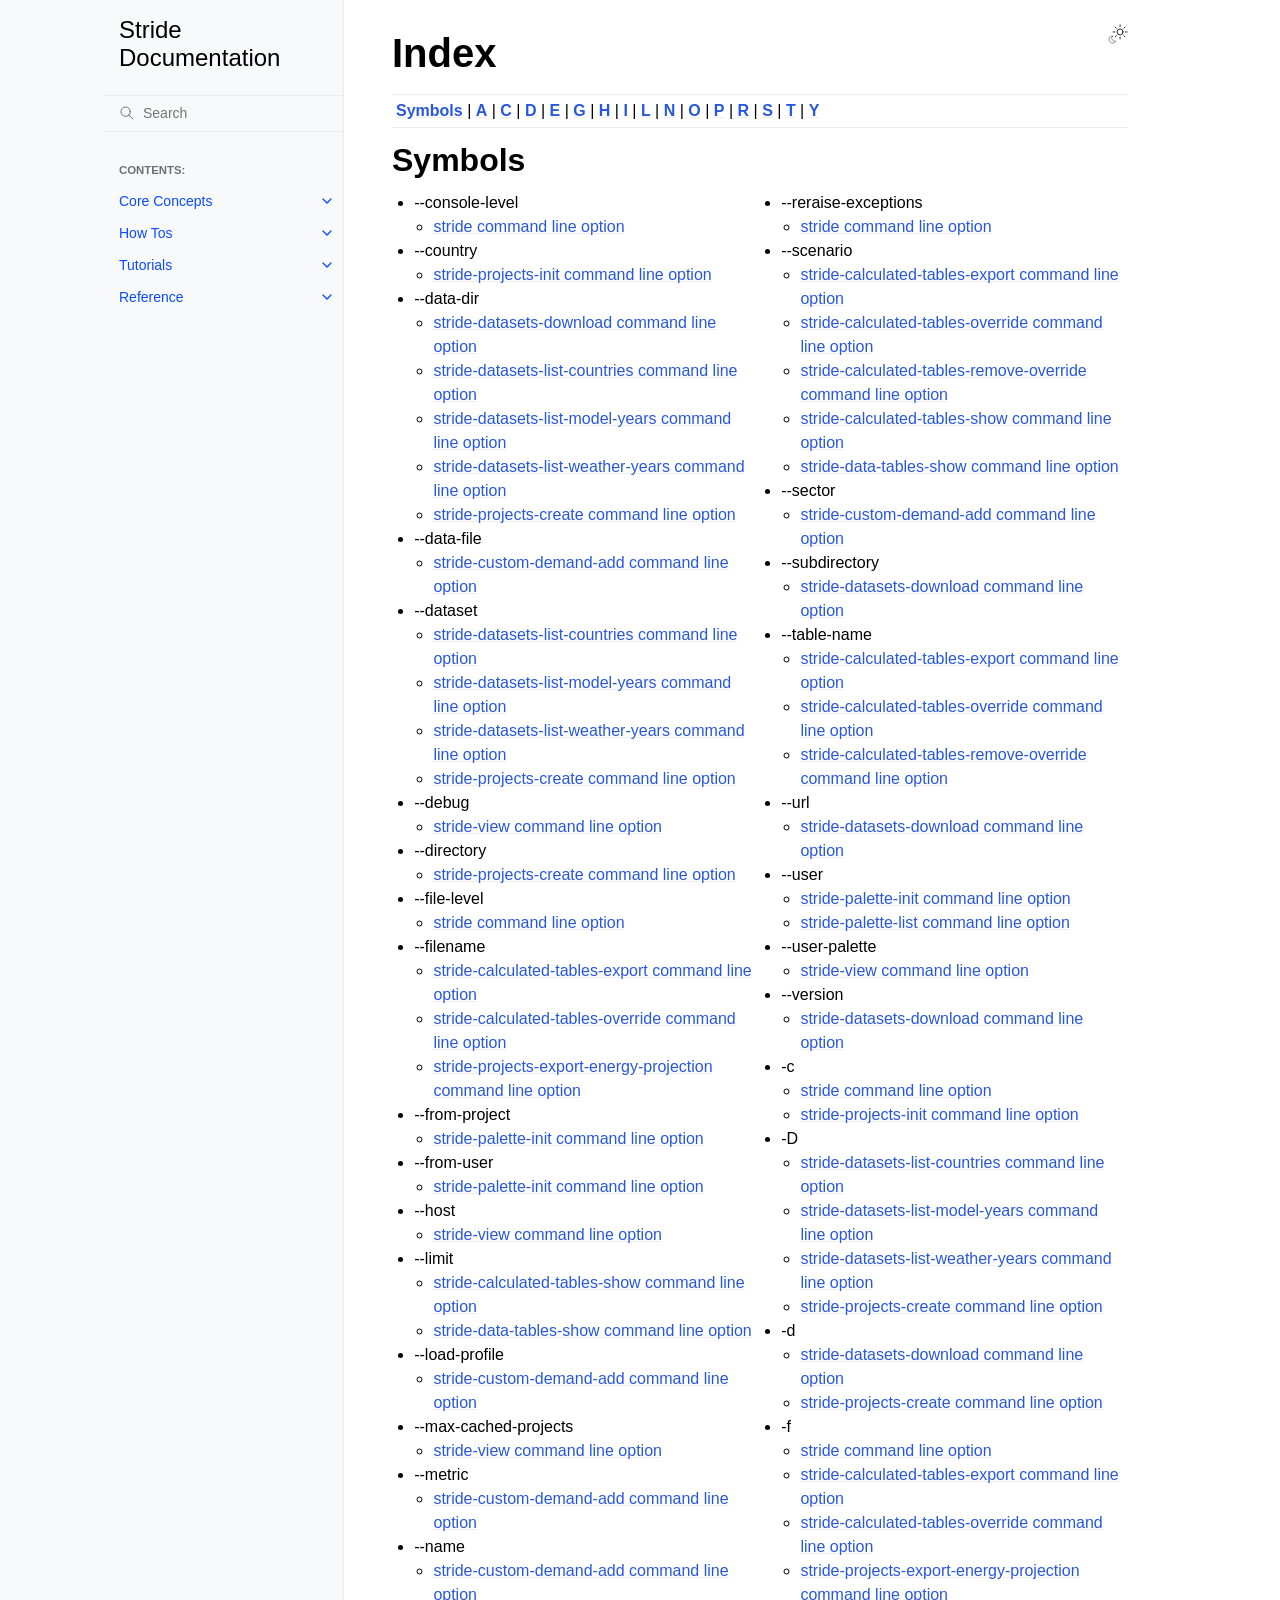
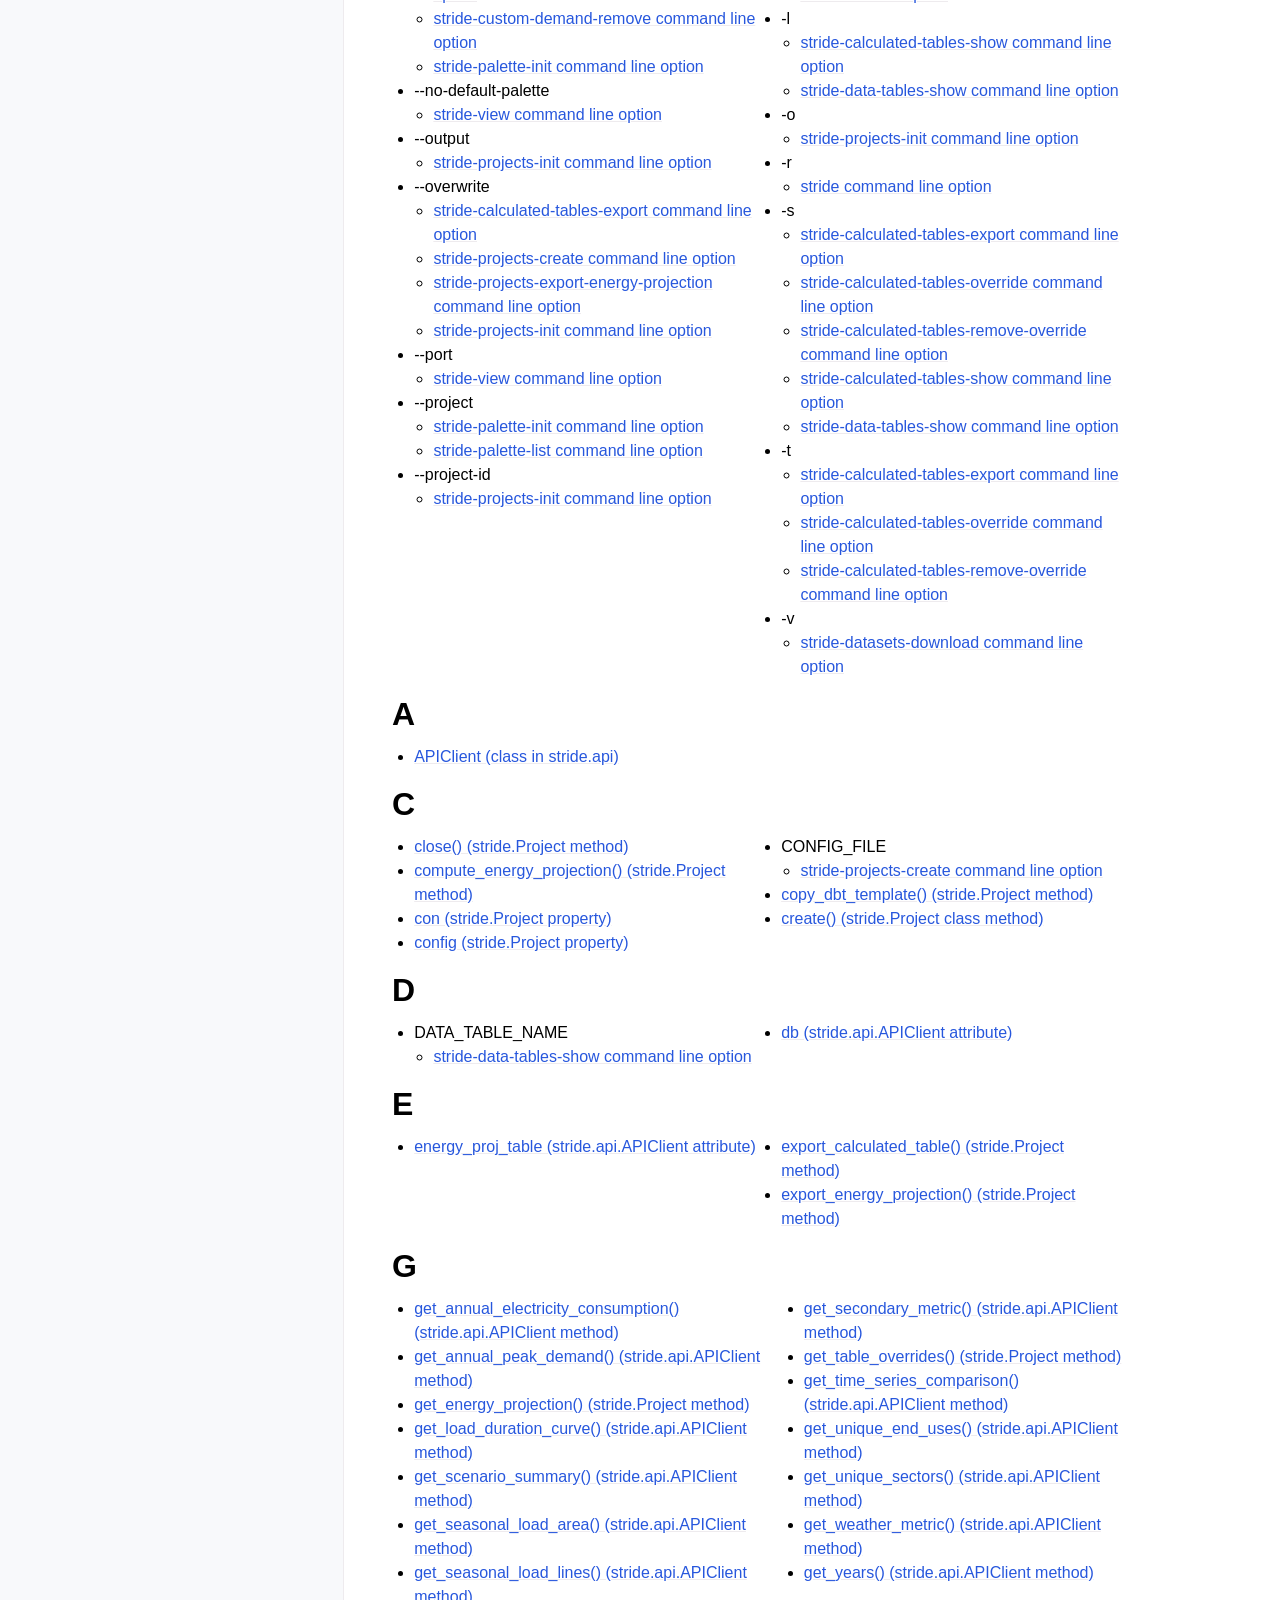
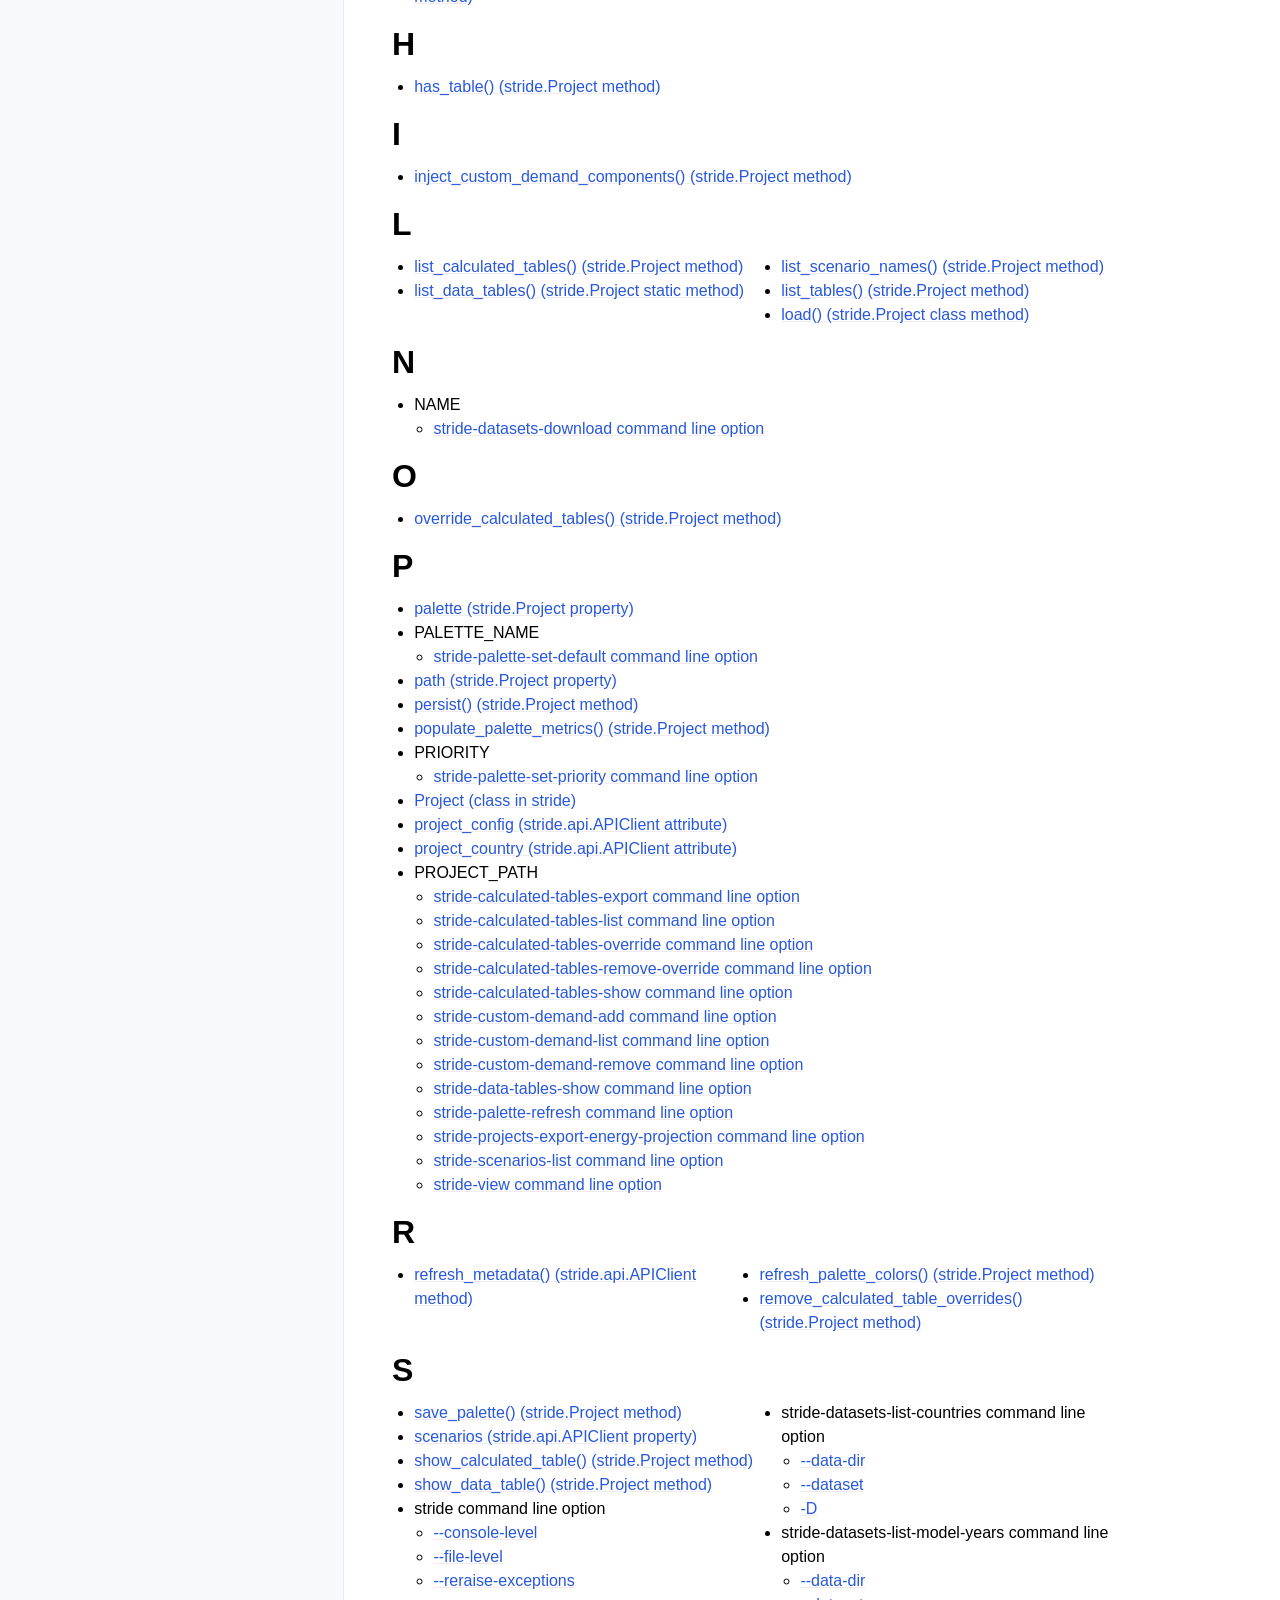
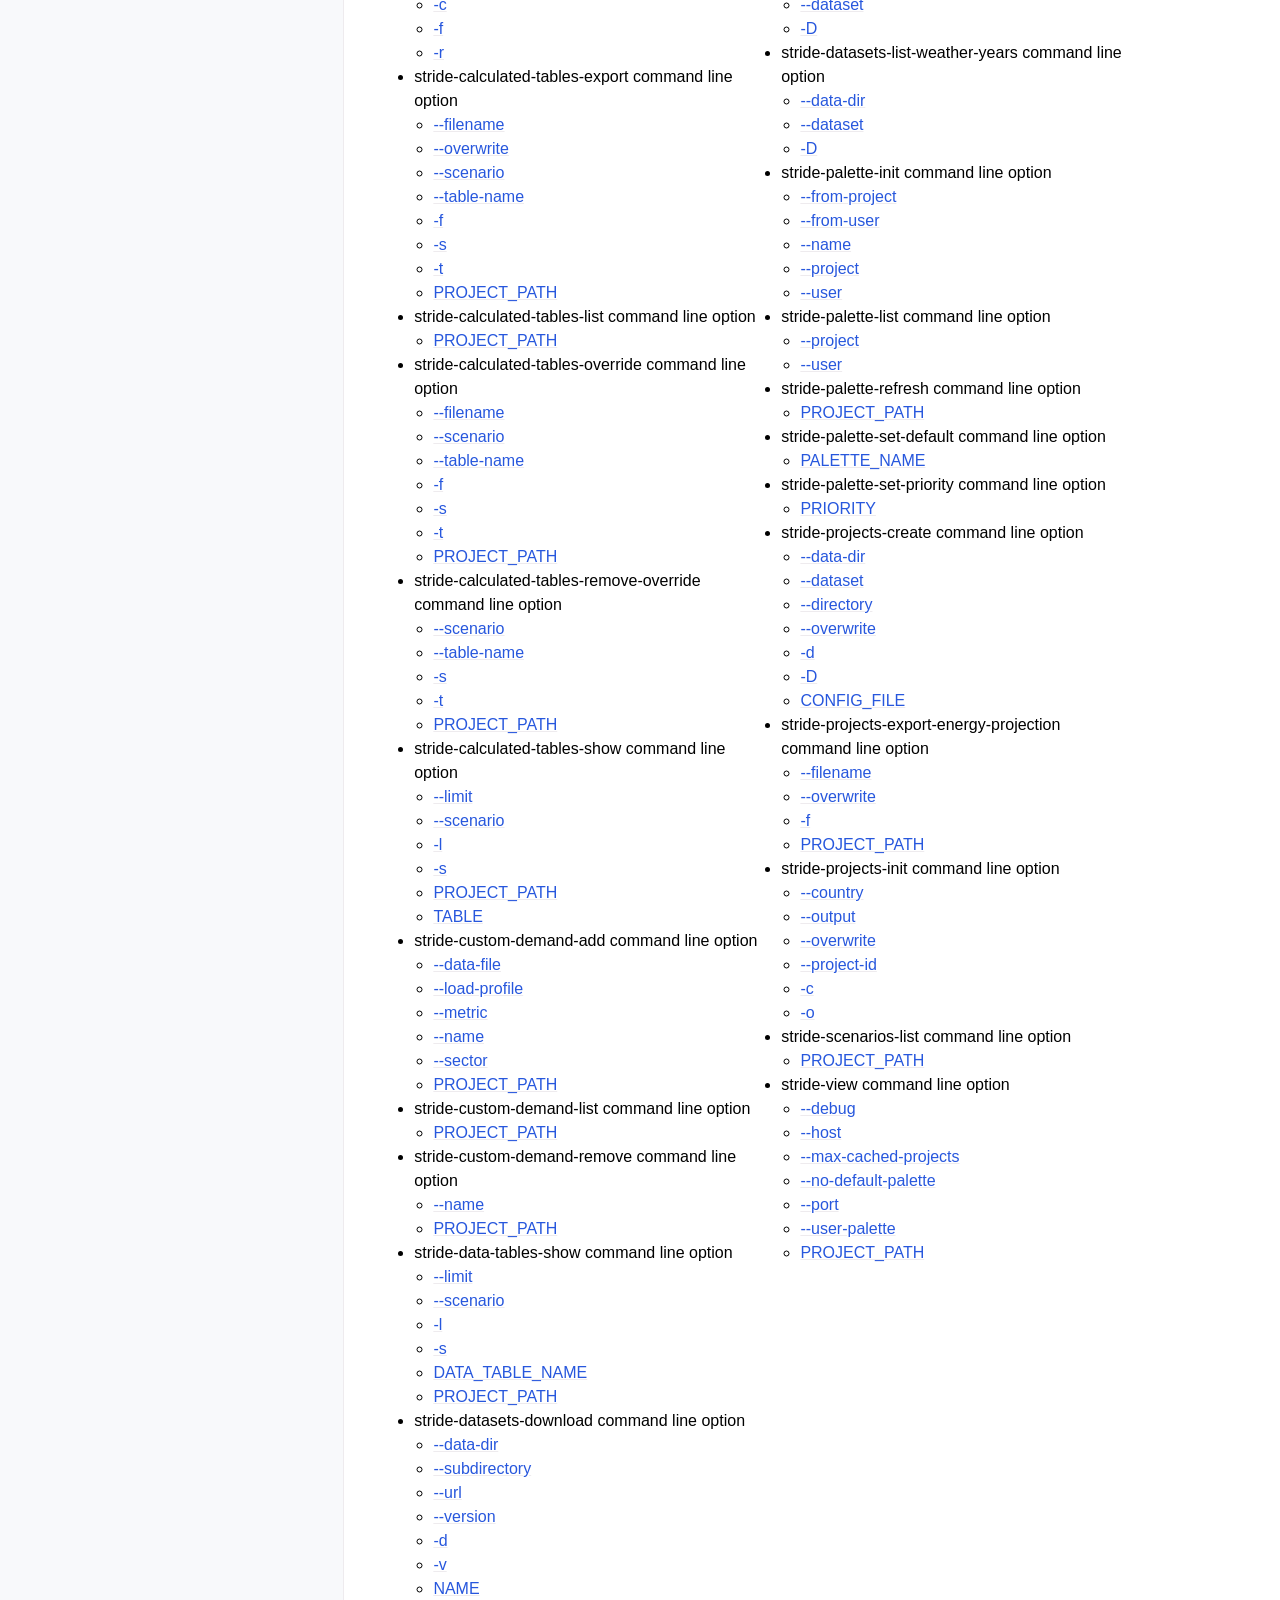
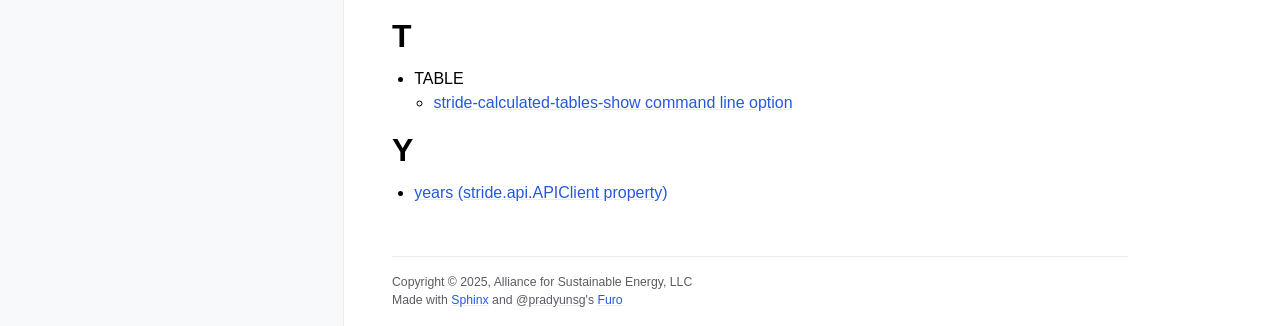
<file: genindex.html>
<!doctype html>
<html class="no-js" lang="en" data-content_root="./">
  <head><meta charset="utf-8">
    <meta name="viewport" content="width=device-width,initial-scale=1">
    <meta name="color-scheme" content="light dark"><link rel="index" title="Index" href="#"><link rel="search" title="Search" href="search.html">

    <!-- Generated with Sphinx 8.2.3 and Furo 2025.12.19 --><title>Index - Stride Documentation</title>
<link rel="stylesheet" type="text/css" href="_static/pygments.css?v=d111a655" />
    <link rel="stylesheet" type="text/css" href="_static/styles/furo.css?v=7bdb33bb" />
    <link rel="stylesheet" type="text/css" href="_static/copybutton.css?v=76b2166b" />
    <link rel="stylesheet" type="text/css" href="_static/autodoc_pydantic.css" />
    <link rel="stylesheet" type="text/css" href="_static/styles/furo-extensions.css?v=8dab3a3b" />
    
    


<style>
  body {
    --color-code-background: #f2f2f2;
  --color-code-foreground: #1e1e1e;
  
  }
  @media not print {
    body[data-theme="dark"] {
      --color-code-background: #202020;
  --color-code-foreground: #d0d0d0;
  
    }
    @media (prefers-color-scheme: dark) {
      body:not([data-theme="light"]) {
        --color-code-background: #202020;
  --color-code-foreground: #d0d0d0;
  
      }
    }
  }
</style></head>
  <body>
    
    <script>
      document.body.dataset.theme = localStorage.getItem("theme") || "auto";
    </script>
    

<svg xmlns="http://www.w3.org/2000/svg" style="display: none;">
  <symbol id="svg-toc" viewBox="0 0 24 24">
    <title>Contents</title>
    <svg stroke="currentColor" fill="currentColor" stroke-width="0" viewBox="0 0 1024 1024">
      <path d="M408 442h480c4.4 0 8-3.6 8-8v-56c0-4.4-3.6-8-8-8H408c-4.4 0-8 3.6-8 8v56c0 4.4 3.6 8 8 8zm-8 204c0 4.4 3.6 8 8 8h480c4.4 0 8-3.6 8-8v-56c0-4.4-3.6-8-8-8H408c-4.4 0-8 3.6-8 8v56zm504-486H120c-4.4 0-8 3.6-8 8v56c0 4.4 3.6 8 8 8h784c4.4 0 8-3.6 8-8v-56c0-4.4-3.6-8-8-8zm0 632H120c-4.4 0-8 3.6-8 8v56c0 4.4 3.6 8 8 8h784c4.4 0 8-3.6 8-8v-56c0-4.4-3.6-8-8-8zM115.4 518.9L271.7 642c5.8 4.6 14.4.5 14.4-6.9V388.9c0-7.4-8.5-11.5-14.4-6.9L115.4 505.1a8.74 8.74 0 0 0 0 13.8z"/>
    </svg>
  </symbol>
  <symbol id="svg-menu" viewBox="0 0 24 24">
    <title>Menu</title>
    <svg xmlns="http://www.w3.org/2000/svg" viewBox="0 0 24 24" fill="none" stroke="currentColor"
      stroke-width="2" stroke-linecap="round" stroke-linejoin="round" class="feather-menu">
      <line x1="3" y1="12" x2="21" y2="12"></line>
      <line x1="3" y1="6" x2="21" y2="6"></line>
      <line x1="3" y1="18" x2="21" y2="18"></line>
    </svg>
  </symbol>
  <symbol id="svg-arrow-right" viewBox="0 0 24 24">
    <title>Expand</title>
    <svg xmlns="http://www.w3.org/2000/svg" viewBox="0 0 24 24" fill="none" stroke="currentColor"
      stroke-width="2" stroke-linecap="round" stroke-linejoin="round" class="feather-chevron-right">
      <polyline points="9 18 15 12 9 6"></polyline>
    </svg>
  </symbol>
  <symbol id="svg-sun" viewBox="0 0 24 24">
    <title>Light mode</title>
    <svg xmlns="http://www.w3.org/2000/svg" viewBox="0 0 24 24" fill="none" stroke="currentColor"
      stroke-width="1" stroke-linecap="round" stroke-linejoin="round" class="feather-sun">
      <circle cx="12" cy="12" r="5"></circle>
      <line x1="12" y1="1" x2="12" y2="3"></line>
      <line x1="12" y1="21" x2="12" y2="23"></line>
      <line x1="4.22" y1="4.22" x2="5.64" y2="5.64"></line>
      <line x1="18.36" y1="18.36" x2="19.78" y2="19.78"></line>
      <line x1="1" y1="12" x2="3" y2="12"></line>
      <line x1="21" y1="12" x2="23" y2="12"></line>
      <line x1="4.22" y1="19.78" x2="5.64" y2="18.36"></line>
      <line x1="18.36" y1="5.64" x2="19.78" y2="4.22"></line>
    </svg>
  </symbol>
  <symbol id="svg-moon" viewBox="0 0 24 24">
    <title>Dark mode</title>
    <svg xmlns="http://www.w3.org/2000/svg" viewBox="0 0 24 24" fill="none" stroke="currentColor"
      stroke-width="1" stroke-linecap="round" stroke-linejoin="round" class="icon-tabler-moon">
      <path stroke="none" d="M0 0h24v24H0z" fill="none" />
      <path d="M12 3c.132 0 .263 0 .393 0a7.5 7.5 0 0 0 7.92 12.446a9 9 0 1 1 -8.313 -12.454z" />
    </svg>
  </symbol>
  <symbol id="svg-sun-with-moon" viewBox="0 0 24 24">
    <title>Auto light/dark, in light mode</title>
    <svg xmlns="http://www.w3.org/2000/svg" viewBox="0 0 24 24" fill="none" stroke="currentColor"
      stroke-width="1" stroke-linecap="round" stroke-linejoin="round"
      class="icon-custom-derived-from-feather-sun-and-tabler-moon">
      <path style="opacity: 50%" d="M 5.411 14.504 C 5.471 14.504 5.532 14.504 5.591 14.504 C 3.639 16.319 4.383 19.569 6.931 20.352 C 7.693 20.586 8.512 20.551 9.25 20.252 C 8.023 23.207 4.056 23.725 2.11 21.184 C 0.166 18.642 1.702 14.949 4.874 14.536 C 5.051 14.512 5.231 14.5 5.411 14.5 L 5.411 14.504 Z"/>
      <line x1="14.5" y1="3.25" x2="14.5" y2="1.25"/>
      <line x1="14.5" y1="15.85" x2="14.5" y2="17.85"/>
      <line x1="10.044" y1="5.094" x2="8.63" y2="3.68"/>
      <line x1="19" y1="14.05" x2="20.414" y2="15.464"/>
      <line x1="8.2" y1="9.55" x2="6.2" y2="9.55"/>
      <line x1="20.8" y1="9.55" x2="22.8" y2="9.55"/>
      <line x1="10.044" y1="14.006" x2="8.63" y2="15.42"/>
      <line x1="19" y1="5.05" x2="20.414" y2="3.636"/>
      <circle cx="14.5" cy="9.55" r="3.6"/>
    </svg>
  </symbol>
  <symbol id="svg-moon-with-sun" viewBox="0 0 24 24">
    <title>Auto light/dark, in dark mode</title>
    <svg xmlns="http://www.w3.org/2000/svg" viewBox="0 0 24 24" fill="none" stroke="currentColor"
      stroke-width="1" stroke-linecap="round" stroke-linejoin="round"
      class="icon-custom-derived-from-feather-sun-and-tabler-moon">
      <path d="M 8.282 7.007 C 8.385 7.007 8.494 7.007 8.595 7.007 C 5.18 10.184 6.481 15.869 10.942 17.24 C 12.275 17.648 13.706 17.589 15 17.066 C 12.851 22.236 5.91 23.143 2.505 18.696 C -0.897 14.249 1.791 7.786 7.342 7.063 C 7.652 7.021 7.965 7 8.282 7 L 8.282 7.007 Z"/>
      <line style="opacity: 50%" x1="18" y1="3.705" x2="18" y2="2.5"/>
      <line style="opacity: 50%" x1="18" y1="11.295" x2="18" y2="12.5"/>
      <line style="opacity: 50%" x1="15.316" y1="4.816" x2="14.464" y2="3.964"/>
      <line style="opacity: 50%" x1="20.711" y1="10.212" x2="21.563" y2="11.063"/>
      <line style="opacity: 50%" x1="14.205" y1="7.5" x2="13.001" y2="7.5"/>
      <line style="opacity: 50%" x1="21.795" y1="7.5" x2="23" y2="7.5"/>
      <line style="opacity: 50%" x1="15.316" y1="10.184" x2="14.464" y2="11.036"/>
      <line style="opacity: 50%" x1="20.711" y1="4.789" x2="21.563" y2="3.937"/>
      <circle style="opacity: 50%" cx="18" cy="7.5" r="2.169"/>
    </svg>
  </symbol>
  <symbol id="svg-pencil" viewBox="0 0 24 24">
    <svg xmlns="http://www.w3.org/2000/svg" viewBox="0 0 24 24" fill="none" stroke="currentColor"
      stroke-width="1" stroke-linecap="round" stroke-linejoin="round" class="icon-tabler-pencil-code">
      <path d="M4 20h4l10.5 -10.5a2.828 2.828 0 1 0 -4 -4l-10.5 10.5v4" />
      <path d="M13.5 6.5l4 4" />
      <path d="M20 21l2 -2l-2 -2" />
      <path d="M17 17l-2 2l2 2" />
    </svg>
  </symbol>
  <symbol id="svg-eye" viewBox="0 0 24 24">
    <svg xmlns="http://www.w3.org/2000/svg" viewBox="0 0 24 24" fill="none" stroke="currentColor"
      stroke-width="1" stroke-linecap="round" stroke-linejoin="round" class="icon-tabler-eye-code">
      <path stroke="none" d="M0 0h24v24H0z" fill="none" />
      <path d="M10 12a2 2 0 1 0 4 0a2 2 0 0 0 -4 0" />
      <path
        d="M11.11 17.958c-3.209 -.307 -5.91 -2.293 -8.11 -5.958c2.4 -4 5.4 -6 9 -6c3.6 0 6.6 2 9 6c-.21 .352 -.427 .688 -.647 1.008" />
      <path d="M20 21l2 -2l-2 -2" />
      <path d="M17 17l-2 2l2 2" />
    </svg>
  </symbol>
</svg>

<input type="checkbox" class="sidebar-toggle" name="__navigation" id="__navigation" aria-label="Toggle site navigation sidebar">
<input type="checkbox" class="sidebar-toggle" name="__toc" id="__toc" aria-label="Toggle table of contents sidebar">
<label class="overlay sidebar-overlay" for="__navigation"></label>
<label class="overlay toc-overlay" for="__toc"></label>

<a class="skip-to-content muted-link" href="#furo-main-content">Skip to content</a>



<div class="page">
  <header class="mobile-header">
    <div class="header-left">
      <label class="nav-overlay-icon" for="__navigation">
        <span class="icon"><svg><use href="#svg-menu"></use></svg></span>
      </label>
    </div>
    <div class="header-center">
      <a href="index.html"><div class="brand">Stride Documentation</div></a>
    </div>
    <div class="header-right">
      <div class="theme-toggle-container theme-toggle-header">
        <button class="theme-toggle" aria-label="Toggle Light / Dark / Auto color theme">
          <svg class="theme-icon-when-auto-light"><use href="#svg-sun-with-moon"></use></svg>
          <svg class="theme-icon-when-auto-dark"><use href="#svg-moon-with-sun"></use></svg>
          <svg class="theme-icon-when-dark"><use href="#svg-moon"></use></svg>
          <svg class="theme-icon-when-light"><use href="#svg-sun"></use></svg>
        </button>
      </div>
      <label class="toc-overlay-icon toc-header-icon no-toc" for="__toc">
        <span class="icon"><svg><use href="#svg-toc"></use></svg></span>
      </label>
    </div>
  </header>
  <aside class="sidebar-drawer">
    <div class="sidebar-container">
      
      <div class="sidebar-sticky"><a class="sidebar-brand" href="index.html">
  
  <span class="sidebar-brand-text">Stride Documentation</span>
  
</a><form class="sidebar-search-container" method="get" action="search.html" role="search">
  <input class="sidebar-search" placeholder="Search" name="q" aria-label="Search">
  <input type="hidden" name="check_keywords" value="yes">
  <input type="hidden" name="area" value="default">
</form>
<div id="searchbox"></div><div class="sidebar-scroll"><div class="sidebar-tree">
  <p class="caption" role="heading"><span class="caption-text">Contents:</span></p>
<ul>
<li class="toctree-l1 has-children"><a class="reference internal" href="explanation/index.html">Core Concepts</a><input aria-label="Toggle navigation of Core Concepts" class="toctree-checkbox" id="toctree-checkbox-1" name="toctree-checkbox-1" role="switch" type="checkbox"/><label for="toctree-checkbox-1"><span class="icon"><svg><use href="#svg-arrow-right"></use></svg></span></label><ul>
<li class="toctree-l2"><a class="reference internal" href="explanation/data_download.html">Data Download</a></li>
<li class="toctree-l2"><a class="reference internal" href="explanation/data_validation.html">Data Validation with dsgrid</a></li>
<li class="toctree-l2"><a class="reference internal" href="explanation/customizing_checks.html">Customizing Dataset Checks</a></li>
<li class="toctree-l2"><a class="reference internal" href="explanation/dbt_computation.html">dbt Computation</a></li>
<li class="toctree-l2"><a class="reference internal" href="explanation/weather_year_modeling.html">Weather Year Modeling</a></li>
</ul>
</li>
<li class="toctree-l1 has-children"><a class="reference internal" href="how_tos/index.html">How Tos</a><input aria-label="Toggle navigation of How Tos" class="toctree-checkbox" id="toctree-checkbox-2" name="toctree-checkbox-2" role="switch" type="checkbox"/><label for="toctree-checkbox-2"><span class="icon"><svg><use href="#svg-arrow-right"></use></svg></span></label><ul>
<li class="toctree-l2"><a class="reference internal" href="how_tos/getting_started/index.html">Getting Started</a></li>
<li class="toctree-l2"><a class="reference internal" href="how_tos/download_datasets.html">Download Datasets</a></li>
<li class="toctree-l2"><a class="reference internal" href="how_tos/override_calculated_tables.html">Override Calculated Tables</a></li>
<li class="toctree-l2"><a class="reference internal" href="how_tos/launch_dashboard.html">Launch the Dashboard</a></li>
<li class="toctree-l2"><a class="reference internal" href="how_tos/customize_palette.html">Customize the Color Palette</a></li>
<li class="toctree-l2"><a class="reference internal" href="how_tos/compare_scenarios.html">Compare Scenarios</a></li>
<li class="toctree-l2"><a class="reference internal" href="how_tos/export_results.html">Export Results</a></li>
</ul>
</li>
<li class="toctree-l1 has-children"><a class="reference internal" href="tutorials/index.html">Tutorials</a><input aria-label="Toggle navigation of Tutorials" class="toctree-checkbox" id="toctree-checkbox-3" name="toctree-checkbox-3" role="switch" type="checkbox"/><label for="toctree-checkbox-3"><span class="icon"><svg><use href="#svg-arrow-right"></use></svg></span></label><ul>
<li class="toctree-l2"><a class="reference internal" href="tutorials/create_project.html">Create a project</a></li>
<li class="toctree-l2"><a class="reference internal" href="tutorials/dbt_project.html">Browse the dbt project</a></li>
<li class="toctree-l2"><a class="reference internal" href="tutorials/manage_calculated_tables.html">Manage calculated tables</a></li>
<li class="toctree-l2"><a class="reference internal" href="tutorials/data_api_tutorial.html">Process results with Python</a></li>
<li class="toctree-l2"><a class="reference internal" href="tutorials/debugging_stride.html">Debug stride source code</a></li>
</ul>
</li>
<li class="toctree-l1 has-children"><a class="reference internal" href="reference/index.html">Reference</a><input aria-label="Toggle navigation of Reference" class="toctree-checkbox" id="toctree-checkbox-4" name="toctree-checkbox-4" role="switch" type="checkbox"/><label for="toctree-checkbox-4"><span class="icon"><svg><use href="#svg-arrow-right"></use></svg></span></label><ul>
<li class="toctree-l2"><a class="reference internal" href="reference/data_api.html">Data API</a></li>
<li class="toctree-l2"><a class="reference internal" href="reference/project_api.html">stride Project API</a></li>
<li class="toctree-l2"><a class="reference internal" href="reference/cli_reference.html">CLI reference</a></li>
</ul>
</li>
</ul>

</div>
</div>

      </div>
      
    </div>
  </aside>
  <div class="main">
    <div class="content">
      <div class="article-container">
        <a href="#" class="back-to-top muted-link">
          <svg xmlns="http://www.w3.org/2000/svg" viewBox="0 0 24 24">
            <path d="M13 20h-2V8l-5.5 5.5-1.42-1.42L12 4.16l7.92 7.92-1.42 1.42L13 8v12z"></path>
          </svg>
          <span>Back to top</span>
        </a>
        <div class="content-icon-container">
          <div class="theme-toggle-container theme-toggle-content">
            <button class="theme-toggle" aria-label="Toggle Light / Dark / Auto color theme">
              <svg class="theme-icon-when-auto-light"><use href="#svg-sun-with-moon"></use></svg>
              <svg class="theme-icon-when-auto-dark"><use href="#svg-moon-with-sun"></use></svg>
              <svg class="theme-icon-when-dark"><use href="#svg-moon"></use></svg>
              <svg class="theme-icon-when-light"><use href="#svg-sun"></use></svg>
            </button>
          </div>
          <label class="toc-overlay-icon toc-content-icon no-toc" for="__toc">
            <span class="icon"><svg><use href="#svg-toc"></use></svg></span>
          </label>
        </div>
        <article role="main" id="furo-main-content">
          
<section class="genindex-section">
  <h1 id="index">Index</h1>
  <div class="genindex-jumpbox"><a href="#Symbols"><strong>Symbols</strong></a> | <a href="#A"><strong>A</strong></a> | <a href="#C"><strong>C</strong></a> | <a href="#D"><strong>D</strong></a> | <a href="#E"><strong>E</strong></a> | <a href="#G"><strong>G</strong></a> | <a href="#H"><strong>H</strong></a> | <a href="#I"><strong>I</strong></a> | <a href="#L"><strong>L</strong></a> | <a href="#N"><strong>N</strong></a> | <a href="#O"><strong>O</strong></a> | <a href="#P"><strong>P</strong></a> | <a href="#R"><strong>R</strong></a> | <a href="#S"><strong>S</strong></a> | <a href="#T"><strong>T</strong></a> | <a href="#Y"><strong>Y</strong></a></div>
</section>
<section id="Symbols" class="genindex-section">
  <h2>Symbols</h2>
  <table style="width: 100%" class="indextable genindextable"><tr>
    <td style="width: 33%; vertical-align: top;"><ul>
        <li>
    --console-level

        <ul>
          <li><a href="reference/cli_reference.html#cmdoption-stride-c">stride command line option</a>
</li>
        </ul></li>
        <li>
    --country

        <ul>
          <li><a href="reference/cli_reference.html#cmdoption-stride-projects-init-c">stride-projects-init command line option</a>
</li>
        </ul></li>
        <li>
    --data-dir

        <ul>
          <li><a href="reference/cli_reference.html#cmdoption-stride-datasets-download-d">stride-datasets-download command line option</a>
</li>
          <li><a href="reference/cli_reference.html#cmdoption-stride-datasets-list-countries-data-dir">stride-datasets-list-countries command line option</a>
</li>
          <li><a href="reference/cli_reference.html#cmdoption-stride-datasets-list-model-years-data-dir">stride-datasets-list-model-years command line option</a>
</li>
          <li><a href="reference/cli_reference.html#cmdoption-stride-datasets-list-weather-years-data-dir">stride-datasets-list-weather-years command line option</a>
</li>
          <li><a href="reference/cli_reference.html#cmdoption-stride-projects-create-data-dir">stride-projects-create command line option</a>
</li>
        </ul></li>
        <li>
    --data-file

        <ul>
          <li><a href="reference/cli_reference.html#cmdoption-stride-custom-demand-add-data-file">stride-custom-demand-add command line option</a>
</li>
        </ul></li>
        <li>
    --dataset

        <ul>
          <li><a href="reference/cli_reference.html#cmdoption-stride-datasets-list-countries-D">stride-datasets-list-countries command line option</a>
</li>
          <li><a href="reference/cli_reference.html#cmdoption-stride-datasets-list-model-years-D">stride-datasets-list-model-years command line option</a>
</li>
          <li><a href="reference/cli_reference.html#cmdoption-stride-datasets-list-weather-years-D">stride-datasets-list-weather-years command line option</a>
</li>
          <li><a href="reference/cli_reference.html#cmdoption-stride-projects-create-D">stride-projects-create command line option</a>
</li>
        </ul></li>
        <li>
    --debug

        <ul>
          <li><a href="reference/cli_reference.html#cmdoption-stride-view-debug">stride-view command line option</a>
</li>
        </ul></li>
        <li>
    --directory

        <ul>
          <li><a href="reference/cli_reference.html#cmdoption-stride-projects-create-d">stride-projects-create command line option</a>
</li>
        </ul></li>
        <li>
    --file-level

        <ul>
          <li><a href="reference/cli_reference.html#cmdoption-stride-f">stride command line option</a>
</li>
        </ul></li>
        <li>
    --filename

        <ul>
          <li><a href="reference/cli_reference.html#cmdoption-stride-calculated-tables-export-f">stride-calculated-tables-export command line option</a>
</li>
          <li><a href="reference/cli_reference.html#cmdoption-stride-calculated-tables-override-f">stride-calculated-tables-override command line option</a>
</li>
          <li><a href="reference/cli_reference.html#cmdoption-stride-projects-export-energy-projection-f">stride-projects-export-energy-projection command line option</a>
</li>
        </ul></li>
        <li>
    --from-project

        <ul>
          <li><a href="reference/cli_reference.html#cmdoption-stride-palette-init-from-project">stride-palette-init command line option</a>
</li>
        </ul></li>
        <li>
    --from-user

        <ul>
          <li><a href="reference/cli_reference.html#cmdoption-stride-palette-init-from-user">stride-palette-init command line option</a>
</li>
        </ul></li>
        <li>
    --host

        <ul>
          <li><a href="reference/cli_reference.html#cmdoption-stride-view-host">stride-view command line option</a>
</li>
        </ul></li>
        <li>
    --limit

        <ul>
          <li><a href="reference/cli_reference.html#cmdoption-stride-calculated-tables-show-l">stride-calculated-tables-show command line option</a>
</li>
          <li><a href="reference/cli_reference.html#cmdoption-stride-data-tables-show-l">stride-data-tables-show command line option</a>
</li>
        </ul></li>
        <li>
    --load-profile

        <ul>
          <li><a href="reference/cli_reference.html#cmdoption-stride-custom-demand-add-load-profile">stride-custom-demand-add command line option</a>
</li>
        </ul></li>
        <li>
    --max-cached-projects

        <ul>
          <li><a href="reference/cli_reference.html#cmdoption-stride-view-max-cached-projects">stride-view command line option</a>
</li>
        </ul></li>
        <li>
    --metric

        <ul>
          <li><a href="reference/cli_reference.html#cmdoption-stride-custom-demand-add-metric">stride-custom-demand-add command line option</a>
</li>
        </ul></li>
        <li>
    --name

        <ul>
          <li><a href="reference/cli_reference.html#cmdoption-stride-custom-demand-add-name">stride-custom-demand-add command line option</a>
</li>
          <li><a href="reference/cli_reference.html#cmdoption-stride-custom-demand-remove-name">stride-custom-demand-remove command line option</a>
</li>
          <li><a href="reference/cli_reference.html#cmdoption-stride-palette-init-name">stride-palette-init command line option</a>
</li>
        </ul></li>
        <li>
    --no-default-palette

        <ul>
          <li><a href="reference/cli_reference.html#cmdoption-stride-view-no-default-palette">stride-view command line option</a>
</li>
        </ul></li>
        <li>
    --output

        <ul>
          <li><a href="reference/cli_reference.html#cmdoption-stride-projects-init-o">stride-projects-init command line option</a>
</li>
        </ul></li>
        <li>
    --overwrite

        <ul>
          <li><a href="reference/cli_reference.html#cmdoption-stride-calculated-tables-export-overwrite">stride-calculated-tables-export command line option</a>
</li>
          <li><a href="reference/cli_reference.html#cmdoption-stride-projects-create-overwrite">stride-projects-create command line option</a>
</li>
          <li><a href="reference/cli_reference.html#cmdoption-stride-projects-export-energy-projection-overwrite">stride-projects-export-energy-projection command line option</a>
</li>
          <li><a href="reference/cli_reference.html#cmdoption-stride-projects-init-overwrite">stride-projects-init command line option</a>
</li>
        </ul></li>
        <li>
    --port

        <ul>
          <li><a href="reference/cli_reference.html#cmdoption-stride-view-port">stride-view command line option</a>
</li>
        </ul></li>
        <li>
    --project

        <ul>
          <li><a href="reference/cli_reference.html#cmdoption-stride-palette-init-project">stride-palette-init command line option</a>
</li>
          <li><a href="reference/cli_reference.html#cmdoption-stride-palette-list-project">stride-palette-list command line option</a>
</li>
        </ul></li>
        <li>
    --project-id

        <ul>
          <li><a href="reference/cli_reference.html#cmdoption-stride-projects-init-project-id">stride-projects-init command line option</a>
</li>
        </ul></li>
    </ul></td>
    <td style="width: 33%; vertical-align: top;"><ul>
        <li>
    --reraise-exceptions

        <ul>
          <li><a href="reference/cli_reference.html#cmdoption-stride-r">stride command line option</a>
</li>
        </ul></li>
        <li>
    --scenario

        <ul>
          <li><a href="reference/cli_reference.html#cmdoption-stride-calculated-tables-export-s">stride-calculated-tables-export command line option</a>
</li>
          <li><a href="reference/cli_reference.html#cmdoption-stride-calculated-tables-override-s">stride-calculated-tables-override command line option</a>
</li>
          <li><a href="reference/cli_reference.html#cmdoption-stride-calculated-tables-remove-override-s">stride-calculated-tables-remove-override command line option</a>
</li>
          <li><a href="reference/cli_reference.html#cmdoption-stride-calculated-tables-show-s">stride-calculated-tables-show command line option</a>
</li>
          <li><a href="reference/cli_reference.html#cmdoption-stride-data-tables-show-s">stride-data-tables-show command line option</a>
</li>
        </ul></li>
        <li>
    --sector

        <ul>
          <li><a href="reference/cli_reference.html#cmdoption-stride-custom-demand-add-sector">stride-custom-demand-add command line option</a>
</li>
        </ul></li>
        <li>
    --subdirectory

        <ul>
          <li><a href="reference/cli_reference.html#cmdoption-stride-datasets-download-subdirectory">stride-datasets-download command line option</a>
</li>
        </ul></li>
        <li>
    --table-name

        <ul>
          <li><a href="reference/cli_reference.html#cmdoption-stride-calculated-tables-export-t">stride-calculated-tables-export command line option</a>
</li>
          <li><a href="reference/cli_reference.html#cmdoption-stride-calculated-tables-override-t">stride-calculated-tables-override command line option</a>
</li>
          <li><a href="reference/cli_reference.html#cmdoption-stride-calculated-tables-remove-override-t">stride-calculated-tables-remove-override command line option</a>
</li>
        </ul></li>
        <li>
    --url

        <ul>
          <li><a href="reference/cli_reference.html#cmdoption-stride-datasets-download-url">stride-datasets-download command line option</a>
</li>
        </ul></li>
        <li>
    --user

        <ul>
          <li><a href="reference/cli_reference.html#cmdoption-stride-palette-init-user">stride-palette-init command line option</a>
</li>
          <li><a href="reference/cli_reference.html#cmdoption-stride-palette-list-user">stride-palette-list command line option</a>
</li>
        </ul></li>
        <li>
    --user-palette

        <ul>
          <li><a href="reference/cli_reference.html#cmdoption-stride-view-user-palette">stride-view command line option</a>
</li>
        </ul></li>
        <li>
    --version

        <ul>
          <li><a href="reference/cli_reference.html#cmdoption-stride-datasets-download-v">stride-datasets-download command line option</a>
</li>
        </ul></li>
        <li>
    -c

        <ul>
          <li><a href="reference/cli_reference.html#cmdoption-stride-c">stride command line option</a>
</li>
          <li><a href="reference/cli_reference.html#cmdoption-stride-projects-init-c">stride-projects-init command line option</a>
</li>
        </ul></li>
        <li>
    -D

        <ul>
          <li><a href="reference/cli_reference.html#cmdoption-stride-datasets-list-countries-D">stride-datasets-list-countries command line option</a>
</li>
          <li><a href="reference/cli_reference.html#cmdoption-stride-datasets-list-model-years-D">stride-datasets-list-model-years command line option</a>
</li>
          <li><a href="reference/cli_reference.html#cmdoption-stride-datasets-list-weather-years-D">stride-datasets-list-weather-years command line option</a>
</li>
          <li><a href="reference/cli_reference.html#cmdoption-stride-projects-create-D">stride-projects-create command line option</a>
</li>
        </ul></li>
        <li>
    -d

        <ul>
          <li><a href="reference/cli_reference.html#cmdoption-stride-datasets-download-d">stride-datasets-download command line option</a>
</li>
          <li><a href="reference/cli_reference.html#cmdoption-stride-projects-create-d">stride-projects-create command line option</a>
</li>
        </ul></li>
        <li>
    -f

        <ul>
          <li><a href="reference/cli_reference.html#cmdoption-stride-f">stride command line option</a>
</li>
          <li><a href="reference/cli_reference.html#cmdoption-stride-calculated-tables-export-f">stride-calculated-tables-export command line option</a>
</li>
          <li><a href="reference/cli_reference.html#cmdoption-stride-calculated-tables-override-f">stride-calculated-tables-override command line option</a>
</li>
          <li><a href="reference/cli_reference.html#cmdoption-stride-projects-export-energy-projection-f">stride-projects-export-energy-projection command line option</a>
</li>
        </ul></li>
        <li>
    -l

        <ul>
          <li><a href="reference/cli_reference.html#cmdoption-stride-calculated-tables-show-l">stride-calculated-tables-show command line option</a>
</li>
          <li><a href="reference/cli_reference.html#cmdoption-stride-data-tables-show-l">stride-data-tables-show command line option</a>
</li>
        </ul></li>
        <li>
    -o

        <ul>
          <li><a href="reference/cli_reference.html#cmdoption-stride-projects-init-o">stride-projects-init command line option</a>
</li>
        </ul></li>
        <li>
    -r

        <ul>
          <li><a href="reference/cli_reference.html#cmdoption-stride-r">stride command line option</a>
</li>
        </ul></li>
        <li>
    -s

        <ul>
          <li><a href="reference/cli_reference.html#cmdoption-stride-calculated-tables-export-s">stride-calculated-tables-export command line option</a>
</li>
          <li><a href="reference/cli_reference.html#cmdoption-stride-calculated-tables-override-s">stride-calculated-tables-override command line option</a>
</li>
          <li><a href="reference/cli_reference.html#cmdoption-stride-calculated-tables-remove-override-s">stride-calculated-tables-remove-override command line option</a>
</li>
          <li><a href="reference/cli_reference.html#cmdoption-stride-calculated-tables-show-s">stride-calculated-tables-show command line option</a>
</li>
          <li><a href="reference/cli_reference.html#cmdoption-stride-data-tables-show-s">stride-data-tables-show command line option</a>
</li>
        </ul></li>
        <li>
    -t

        <ul>
          <li><a href="reference/cli_reference.html#cmdoption-stride-calculated-tables-export-t">stride-calculated-tables-export command line option</a>
</li>
          <li><a href="reference/cli_reference.html#cmdoption-stride-calculated-tables-override-t">stride-calculated-tables-override command line option</a>
</li>
          <li><a href="reference/cli_reference.html#cmdoption-stride-calculated-tables-remove-override-t">stride-calculated-tables-remove-override command line option</a>
</li>
        </ul></li>
        <li>
    -v

        <ul>
          <li><a href="reference/cli_reference.html#cmdoption-stride-datasets-download-v">stride-datasets-download command line option</a>
</li>
        </ul></li>
    </ul></td>
  </tr></table>
</section>

<section id="A" class="genindex-section">
  <h2>A</h2>
  <table style="width: 100%" class="indextable genindextable"><tr>
    <td style="width: 33%; vertical-align: top;"><ul>
        <li><a href="reference/data_api.html#stride.api.APIClient">APIClient (class in stride.api)</a>
</li>
    </ul></td>
  </tr></table>
</section>

<section id="C" class="genindex-section">
  <h2>C</h2>
  <table style="width: 100%" class="indextable genindextable"><tr>
    <td style="width: 33%; vertical-align: top;"><ul>
        <li><a href="reference/project_api.html#stride.Project.close">close() (stride.Project method)</a>
</li>
        <li><a href="reference/project_api.html#stride.Project.compute_energy_projection">compute_energy_projection() (stride.Project method)</a>
</li>
        <li><a href="reference/project_api.html#stride.Project.con">con (stride.Project property)</a>
</li>
        <li><a href="reference/project_api.html#stride.Project.config">config (stride.Project property)</a>
</li>
    </ul></td>
    <td style="width: 33%; vertical-align: top;"><ul>
        <li>
    CONFIG_FILE

        <ul>
          <li><a href="reference/cli_reference.html#cmdoption-stride-projects-create-arg-CONFIG_FILE">stride-projects-create command line option</a>
</li>
        </ul></li>
        <li><a href="reference/project_api.html#stride.Project.copy_dbt_template">copy_dbt_template() (stride.Project method)</a>
</li>
        <li><a href="reference/project_api.html#stride.Project.create">create() (stride.Project class method)</a>
</li>
    </ul></td>
  </tr></table>
</section>

<section id="D" class="genindex-section">
  <h2>D</h2>
  <table style="width: 100%" class="indextable genindextable"><tr>
    <td style="width: 33%; vertical-align: top;"><ul>
        <li>
    DATA_TABLE_NAME

        <ul>
          <li><a href="reference/cli_reference.html#cmdoption-stride-data-tables-show-arg-DATA_TABLE_NAME">stride-data-tables-show command line option</a>
</li>
        </ul></li>
    </ul></td>
    <td style="width: 33%; vertical-align: top;"><ul>
        <li><a href="reference/data_api.html#stride.api.APIClient.db">db (stride.api.APIClient attribute)</a>
</li>
    </ul></td>
  </tr></table>
</section>

<section id="E" class="genindex-section">
  <h2>E</h2>
  <table style="width: 100%" class="indextable genindextable"><tr>
    <td style="width: 33%; vertical-align: top;"><ul>
        <li><a href="reference/data_api.html#stride.api.APIClient.energy_proj_table">energy_proj_table (stride.api.APIClient attribute)</a>
</li>
    </ul></td>
    <td style="width: 33%; vertical-align: top;"><ul>
        <li><a href="reference/project_api.html#stride.Project.export_calculated_table">export_calculated_table() (stride.Project method)</a>
</li>
        <li><a href="reference/project_api.html#stride.Project.export_energy_projection">export_energy_projection() (stride.Project method)</a>
</li>
    </ul></td>
  </tr></table>
</section>

<section id="G" class="genindex-section">
  <h2>G</h2>
  <table style="width: 100%" class="indextable genindextable"><tr>
    <td style="width: 33%; vertical-align: top;"><ul>
        <li><a href="reference/data_api.html#stride.api.APIClient.get_annual_electricity_consumption">get_annual_electricity_consumption() (stride.api.APIClient method)</a>
</li>
        <li><a href="reference/data_api.html#stride.api.APIClient.get_annual_peak_demand">get_annual_peak_demand() (stride.api.APIClient method)</a>
</li>
        <li><a href="reference/project_api.html#stride.Project.get_energy_projection">get_energy_projection() (stride.Project method)</a>
</li>
        <li><a href="reference/data_api.html#stride.api.APIClient.get_load_duration_curve">get_load_duration_curve() (stride.api.APIClient method)</a>
</li>
        <li><a href="reference/data_api.html#stride.api.APIClient.get_scenario_summary">get_scenario_summary() (stride.api.APIClient method)</a>
</li>
        <li><a href="reference/data_api.html#stride.api.APIClient.get_seasonal_load_area">get_seasonal_load_area() (stride.api.APIClient method)</a>
</li>
        <li><a href="reference/data_api.html#stride.api.APIClient.get_seasonal_load_lines">get_seasonal_load_lines() (stride.api.APIClient method)</a>
</li>
    </ul></td>
    <td style="width: 33%; vertical-align: top;"><ul>
        <li><a href="reference/data_api.html#stride.api.APIClient.get_secondary_metric">get_secondary_metric() (stride.api.APIClient method)</a>
</li>
        <li><a href="reference/project_api.html#stride.Project.get_table_overrides">get_table_overrides() (stride.Project method)</a>
</li>
        <li><a href="reference/data_api.html#stride.api.APIClient.get_time_series_comparison">get_time_series_comparison() (stride.api.APIClient method)</a>
</li>
        <li><a href="reference/data_api.html#stride.api.APIClient.get_unique_end_uses">get_unique_end_uses() (stride.api.APIClient method)</a>
</li>
        <li><a href="reference/data_api.html#stride.api.APIClient.get_unique_sectors">get_unique_sectors() (stride.api.APIClient method)</a>
</li>
        <li><a href="reference/data_api.html#stride.api.APIClient.get_weather_metric">get_weather_metric() (stride.api.APIClient method)</a>
</li>
        <li><a href="reference/data_api.html#stride.api.APIClient.get_years">get_years() (stride.api.APIClient method)</a>
</li>
    </ul></td>
  </tr></table>
</section>

<section id="H" class="genindex-section">
  <h2>H</h2>
  <table style="width: 100%" class="indextable genindextable"><tr>
    <td style="width: 33%; vertical-align: top;"><ul>
        <li><a href="reference/project_api.html#stride.Project.has_table">has_table() (stride.Project method)</a>
</li>
    </ul></td>
  </tr></table>
</section>

<section id="I" class="genindex-section">
  <h2>I</h2>
  <table style="width: 100%" class="indextable genindextable"><tr>
    <td style="width: 33%; vertical-align: top;"><ul>
        <li><a href="reference/project_api.html#stride.Project.inject_custom_demand_components">inject_custom_demand_components() (stride.Project method)</a>
</li>
    </ul></td>
  </tr></table>
</section>

<section id="L" class="genindex-section">
  <h2>L</h2>
  <table style="width: 100%" class="indextable genindextable"><tr>
    <td style="width: 33%; vertical-align: top;"><ul>
        <li><a href="reference/project_api.html#stride.Project.list_calculated_tables">list_calculated_tables() (stride.Project method)</a>
</li>
        <li><a href="reference/project_api.html#stride.Project.list_data_tables">list_data_tables() (stride.Project static method)</a>
</li>
    </ul></td>
    <td style="width: 33%; vertical-align: top;"><ul>
        <li><a href="reference/project_api.html#stride.Project.list_scenario_names">list_scenario_names() (stride.Project method)</a>
</li>
        <li><a href="reference/project_api.html#stride.Project.list_tables">list_tables() (stride.Project method)</a>
</li>
        <li><a href="reference/project_api.html#stride.Project.load">load() (stride.Project class method)</a>
</li>
    </ul></td>
  </tr></table>
</section>

<section id="N" class="genindex-section">
  <h2>N</h2>
  <table style="width: 100%" class="indextable genindextable"><tr>
    <td style="width: 33%; vertical-align: top;"><ul>
        <li>
    NAME

        <ul>
          <li><a href="reference/cli_reference.html#cmdoption-stride-datasets-download-arg-NAME">stride-datasets-download command line option</a>
</li>
        </ul></li>
    </ul></td>
  </tr></table>
</section>

<section id="O" class="genindex-section">
  <h2>O</h2>
  <table style="width: 100%" class="indextable genindextable"><tr>
    <td style="width: 33%; vertical-align: top;"><ul>
        <li><a href="reference/project_api.html#stride.Project.override_calculated_tables">override_calculated_tables() (stride.Project method)</a>
</li>
    </ul></td>
  </tr></table>
</section>

<section id="P" class="genindex-section">
  <h2>P</h2>
  <table style="width: 100%" class="indextable genindextable"><tr>
    <td style="width: 33%; vertical-align: top;"><ul>
        <li><a href="reference/project_api.html#stride.Project.palette">palette (stride.Project property)</a>
</li>
        <li>
    PALETTE_NAME

        <ul>
          <li><a href="reference/cli_reference.html#cmdoption-stride-palette-set-default-arg-PALETTE_NAME">stride-palette-set-default command line option</a>
</li>
        </ul></li>
        <li><a href="reference/project_api.html#stride.Project.path">path (stride.Project property)</a>
</li>
        <li><a href="reference/project_api.html#stride.Project.persist">persist() (stride.Project method)</a>
</li>
        <li><a href="reference/project_api.html#stride.Project.populate_palette_metrics">populate_palette_metrics() (stride.Project method)</a>
</li>
        <li>
    PRIORITY

        <ul>
          <li><a href="reference/cli_reference.html#cmdoption-stride-palette-set-priority-arg-PRIORITY">stride-palette-set-priority command line option</a>
</li>
        </ul></li>
        <li><a href="reference/project_api.html#stride.Project">Project (class in stride)</a>
</li>
        <li><a href="reference/data_api.html#stride.api.APIClient.project_config">project_config (stride.api.APIClient attribute)</a>
</li>
        <li><a href="reference/data_api.html#stride.api.APIClient.project_country">project_country (stride.api.APIClient attribute)</a>
</li>
        <li>
    PROJECT_PATH

        <ul>
          <li><a href="reference/cli_reference.html#cmdoption-stride-calculated-tables-export-arg-PROJECT_PATH">stride-calculated-tables-export command line option</a>
</li>
          <li><a href="reference/cli_reference.html#cmdoption-stride-calculated-tables-list-arg-PROJECT_PATH">stride-calculated-tables-list command line option</a>
</li>
          <li><a href="reference/cli_reference.html#cmdoption-stride-calculated-tables-override-arg-PROJECT_PATH">stride-calculated-tables-override command line option</a>
</li>
          <li><a href="reference/cli_reference.html#cmdoption-stride-calculated-tables-remove-override-arg-PROJECT_PATH">stride-calculated-tables-remove-override command line option</a>
</li>
          <li><a href="reference/cli_reference.html#cmdoption-stride-calculated-tables-show-arg-PROJECT_PATH">stride-calculated-tables-show command line option</a>
</li>
          <li><a href="reference/cli_reference.html#cmdoption-stride-custom-demand-add-arg-PROJECT_PATH">stride-custom-demand-add command line option</a>
</li>
          <li><a href="reference/cli_reference.html#cmdoption-stride-custom-demand-list-arg-PROJECT_PATH">stride-custom-demand-list command line option</a>
</li>
          <li><a href="reference/cli_reference.html#cmdoption-stride-custom-demand-remove-arg-PROJECT_PATH">stride-custom-demand-remove command line option</a>
</li>
          <li><a href="reference/cli_reference.html#cmdoption-stride-data-tables-show-arg-PROJECT_PATH">stride-data-tables-show command line option</a>
</li>
          <li><a href="reference/cli_reference.html#cmdoption-stride-palette-refresh-arg-PROJECT_PATH">stride-palette-refresh command line option</a>
</li>
          <li><a href="reference/cli_reference.html#cmdoption-stride-projects-export-energy-projection-arg-PROJECT_PATH">stride-projects-export-energy-projection command line option</a>
</li>
          <li><a href="reference/cli_reference.html#cmdoption-stride-scenarios-list-arg-PROJECT_PATH">stride-scenarios-list command line option</a>
</li>
          <li><a href="reference/cli_reference.html#cmdoption-stride-view-arg-PROJECT_PATH">stride-view command line option</a>
</li>
        </ul></li>
    </ul></td>
  </tr></table>
</section>

<section id="R" class="genindex-section">
  <h2>R</h2>
  <table style="width: 100%" class="indextable genindextable"><tr>
    <td style="width: 33%; vertical-align: top;"><ul>
        <li><a href="reference/data_api.html#stride.api.APIClient.refresh_metadata">refresh_metadata() (stride.api.APIClient method)</a>
</li>
    </ul></td>
    <td style="width: 33%; vertical-align: top;"><ul>
        <li><a href="reference/project_api.html#stride.Project.refresh_palette_colors">refresh_palette_colors() (stride.Project method)</a>
</li>
        <li><a href="reference/project_api.html#stride.Project.remove_calculated_table_overrides">remove_calculated_table_overrides() (stride.Project method)</a>
</li>
    </ul></td>
  </tr></table>
</section>

<section id="S" class="genindex-section">
  <h2>S</h2>
  <table style="width: 100%" class="indextable genindextable"><tr>
    <td style="width: 33%; vertical-align: top;"><ul>
        <li><a href="reference/project_api.html#stride.Project.save_palette">save_palette() (stride.Project method)</a>
</li>
        <li><a href="reference/data_api.html#stride.api.APIClient.scenarios">scenarios (stride.api.APIClient property)</a>
</li>
        <li><a href="reference/project_api.html#stride.Project.show_calculated_table">show_calculated_table() (stride.Project method)</a>
</li>
        <li><a href="reference/project_api.html#stride.Project.show_data_table">show_data_table() (stride.Project method)</a>
</li>
        <li>
    stride command line option

        <ul>
          <li><a href="reference/cli_reference.html#cmdoption-stride-c">--console-level</a>
</li>
          <li><a href="reference/cli_reference.html#cmdoption-stride-f">--file-level</a>
</li>
          <li><a href="reference/cli_reference.html#cmdoption-stride-r">--reraise-exceptions</a>
</li>
          <li><a href="reference/cli_reference.html#cmdoption-stride-c">-c</a>
</li>
          <li><a href="reference/cli_reference.html#cmdoption-stride-f">-f</a>
</li>
          <li><a href="reference/cli_reference.html#cmdoption-stride-r">-r</a>
</li>
        </ul></li>
        <li>
    stride-calculated-tables-export command line option

        <ul>
          <li><a href="reference/cli_reference.html#cmdoption-stride-calculated-tables-export-f">--filename</a>
</li>
          <li><a href="reference/cli_reference.html#cmdoption-stride-calculated-tables-export-overwrite">--overwrite</a>
</li>
          <li><a href="reference/cli_reference.html#cmdoption-stride-calculated-tables-export-s">--scenario</a>
</li>
          <li><a href="reference/cli_reference.html#cmdoption-stride-calculated-tables-export-t">--table-name</a>
</li>
          <li><a href="reference/cli_reference.html#cmdoption-stride-calculated-tables-export-f">-f</a>
</li>
          <li><a href="reference/cli_reference.html#cmdoption-stride-calculated-tables-export-s">-s</a>
</li>
          <li><a href="reference/cli_reference.html#cmdoption-stride-calculated-tables-export-t">-t</a>
</li>
          <li><a href="reference/cli_reference.html#cmdoption-stride-calculated-tables-export-arg-PROJECT_PATH">PROJECT_PATH</a>
</li>
        </ul></li>
        <li>
    stride-calculated-tables-list command line option

        <ul>
          <li><a href="reference/cli_reference.html#cmdoption-stride-calculated-tables-list-arg-PROJECT_PATH">PROJECT_PATH</a>
</li>
        </ul></li>
        <li>
    stride-calculated-tables-override command line option

        <ul>
          <li><a href="reference/cli_reference.html#cmdoption-stride-calculated-tables-override-f">--filename</a>
</li>
          <li><a href="reference/cli_reference.html#cmdoption-stride-calculated-tables-override-s">--scenario</a>
</li>
          <li><a href="reference/cli_reference.html#cmdoption-stride-calculated-tables-override-t">--table-name</a>
</li>
          <li><a href="reference/cli_reference.html#cmdoption-stride-calculated-tables-override-f">-f</a>
</li>
          <li><a href="reference/cli_reference.html#cmdoption-stride-calculated-tables-override-s">-s</a>
</li>
          <li><a href="reference/cli_reference.html#cmdoption-stride-calculated-tables-override-t">-t</a>
</li>
          <li><a href="reference/cli_reference.html#cmdoption-stride-calculated-tables-override-arg-PROJECT_PATH">PROJECT_PATH</a>
</li>
        </ul></li>
        <li>
    stride-calculated-tables-remove-override command line option

        <ul>
          <li><a href="reference/cli_reference.html#cmdoption-stride-calculated-tables-remove-override-s">--scenario</a>
</li>
          <li><a href="reference/cli_reference.html#cmdoption-stride-calculated-tables-remove-override-t">--table-name</a>
</li>
          <li><a href="reference/cli_reference.html#cmdoption-stride-calculated-tables-remove-override-s">-s</a>
</li>
          <li><a href="reference/cli_reference.html#cmdoption-stride-calculated-tables-remove-override-t">-t</a>
</li>
          <li><a href="reference/cli_reference.html#cmdoption-stride-calculated-tables-remove-override-arg-PROJECT_PATH">PROJECT_PATH</a>
</li>
        </ul></li>
        <li>
    stride-calculated-tables-show command line option

        <ul>
          <li><a href="reference/cli_reference.html#cmdoption-stride-calculated-tables-show-l">--limit</a>
</li>
          <li><a href="reference/cli_reference.html#cmdoption-stride-calculated-tables-show-s">--scenario</a>
</li>
          <li><a href="reference/cli_reference.html#cmdoption-stride-calculated-tables-show-l">-l</a>
</li>
          <li><a href="reference/cli_reference.html#cmdoption-stride-calculated-tables-show-s">-s</a>
</li>
          <li><a href="reference/cli_reference.html#cmdoption-stride-calculated-tables-show-arg-PROJECT_PATH">PROJECT_PATH</a>
</li>
          <li><a href="reference/cli_reference.html#cmdoption-stride-calculated-tables-show-arg-TABLE">TABLE</a>
</li>
        </ul></li>
        <li>
    stride-custom-demand-add command line option

        <ul>
          <li><a href="reference/cli_reference.html#cmdoption-stride-custom-demand-add-data-file">--data-file</a>
</li>
          <li><a href="reference/cli_reference.html#cmdoption-stride-custom-demand-add-load-profile">--load-profile</a>
</li>
          <li><a href="reference/cli_reference.html#cmdoption-stride-custom-demand-add-metric">--metric</a>
</li>
          <li><a href="reference/cli_reference.html#cmdoption-stride-custom-demand-add-name">--name</a>
</li>
          <li><a href="reference/cli_reference.html#cmdoption-stride-custom-demand-add-sector">--sector</a>
</li>
          <li><a href="reference/cli_reference.html#cmdoption-stride-custom-demand-add-arg-PROJECT_PATH">PROJECT_PATH</a>
</li>
        </ul></li>
        <li>
    stride-custom-demand-list command line option

        <ul>
          <li><a href="reference/cli_reference.html#cmdoption-stride-custom-demand-list-arg-PROJECT_PATH">PROJECT_PATH</a>
</li>
        </ul></li>
        <li>
    stride-custom-demand-remove command line option

        <ul>
          <li><a href="reference/cli_reference.html#cmdoption-stride-custom-demand-remove-name">--name</a>
</li>
          <li><a href="reference/cli_reference.html#cmdoption-stride-custom-demand-remove-arg-PROJECT_PATH">PROJECT_PATH</a>
</li>
        </ul></li>
        <li>
    stride-data-tables-show command line option

        <ul>
          <li><a href="reference/cli_reference.html#cmdoption-stride-data-tables-show-l">--limit</a>
</li>
          <li><a href="reference/cli_reference.html#cmdoption-stride-data-tables-show-s">--scenario</a>
</li>
          <li><a href="reference/cli_reference.html#cmdoption-stride-data-tables-show-l">-l</a>
</li>
          <li><a href="reference/cli_reference.html#cmdoption-stride-data-tables-show-s">-s</a>
</li>
          <li><a href="reference/cli_reference.html#cmdoption-stride-data-tables-show-arg-DATA_TABLE_NAME">DATA_TABLE_NAME</a>
</li>
          <li><a href="reference/cli_reference.html#cmdoption-stride-data-tables-show-arg-PROJECT_PATH">PROJECT_PATH</a>
</li>
        </ul></li>
        <li>
    stride-datasets-download command line option

        <ul>
          <li><a href="reference/cli_reference.html#cmdoption-stride-datasets-download-d">--data-dir</a>
</li>
          <li><a href="reference/cli_reference.html#cmdoption-stride-datasets-download-subdirectory">--subdirectory</a>
</li>
          <li><a href="reference/cli_reference.html#cmdoption-stride-datasets-download-url">--url</a>
</li>
          <li><a href="reference/cli_reference.html#cmdoption-stride-datasets-download-v">--version</a>
</li>
          <li><a href="reference/cli_reference.html#cmdoption-stride-datasets-download-d">-d</a>
</li>
          <li><a href="reference/cli_reference.html#cmdoption-stride-datasets-download-v">-v</a>
</li>
          <li><a href="reference/cli_reference.html#cmdoption-stride-datasets-download-arg-NAME">NAME</a>
</li>
        </ul></li>
    </ul></td>
    <td style="width: 33%; vertical-align: top;"><ul>
        <li>
    stride-datasets-list-countries command line option

        <ul>
          <li><a href="reference/cli_reference.html#cmdoption-stride-datasets-list-countries-data-dir">--data-dir</a>
</li>
          <li><a href="reference/cli_reference.html#cmdoption-stride-datasets-list-countries-D">--dataset</a>
</li>
          <li><a href="reference/cli_reference.html#cmdoption-stride-datasets-list-countries-D">-D</a>
</li>
        </ul></li>
        <li>
    stride-datasets-list-model-years command line option

        <ul>
          <li><a href="reference/cli_reference.html#cmdoption-stride-datasets-list-model-years-data-dir">--data-dir</a>
</li>
          <li><a href="reference/cli_reference.html#cmdoption-stride-datasets-list-model-years-D">--dataset</a>
</li>
          <li><a href="reference/cli_reference.html#cmdoption-stride-datasets-list-model-years-D">-D</a>
</li>
        </ul></li>
        <li>
    stride-datasets-list-weather-years command line option

        <ul>
          <li><a href="reference/cli_reference.html#cmdoption-stride-datasets-list-weather-years-data-dir">--data-dir</a>
</li>
          <li><a href="reference/cli_reference.html#cmdoption-stride-datasets-list-weather-years-D">--dataset</a>
</li>
          <li><a href="reference/cli_reference.html#cmdoption-stride-datasets-list-weather-years-D">-D</a>
</li>
        </ul></li>
        <li>
    stride-palette-init command line option

        <ul>
          <li><a href="reference/cli_reference.html#cmdoption-stride-palette-init-from-project">--from-project</a>
</li>
          <li><a href="reference/cli_reference.html#cmdoption-stride-palette-init-from-user">--from-user</a>
</li>
          <li><a href="reference/cli_reference.html#cmdoption-stride-palette-init-name">--name</a>
</li>
          <li><a href="reference/cli_reference.html#cmdoption-stride-palette-init-project">--project</a>
</li>
          <li><a href="reference/cli_reference.html#cmdoption-stride-palette-init-user">--user</a>
</li>
        </ul></li>
        <li>
    stride-palette-list command line option

        <ul>
          <li><a href="reference/cli_reference.html#cmdoption-stride-palette-list-project">--project</a>
</li>
          <li><a href="reference/cli_reference.html#cmdoption-stride-palette-list-user">--user</a>
</li>
        </ul></li>
        <li>
    stride-palette-refresh command line option

        <ul>
          <li><a href="reference/cli_reference.html#cmdoption-stride-palette-refresh-arg-PROJECT_PATH">PROJECT_PATH</a>
</li>
        </ul></li>
        <li>
    stride-palette-set-default command line option

        <ul>
          <li><a href="reference/cli_reference.html#cmdoption-stride-palette-set-default-arg-PALETTE_NAME">PALETTE_NAME</a>
</li>
        </ul></li>
        <li>
    stride-palette-set-priority command line option

        <ul>
          <li><a href="reference/cli_reference.html#cmdoption-stride-palette-set-priority-arg-PRIORITY">PRIORITY</a>
</li>
        </ul></li>
        <li>
    stride-projects-create command line option

        <ul>
          <li><a href="reference/cli_reference.html#cmdoption-stride-projects-create-data-dir">--data-dir</a>
</li>
          <li><a href="reference/cli_reference.html#cmdoption-stride-projects-create-D">--dataset</a>
</li>
          <li><a href="reference/cli_reference.html#cmdoption-stride-projects-create-d">--directory</a>
</li>
          <li><a href="reference/cli_reference.html#cmdoption-stride-projects-create-overwrite">--overwrite</a>
</li>
          <li><a href="reference/cli_reference.html#cmdoption-stride-projects-create-d">-d</a>
</li>
          <li><a href="reference/cli_reference.html#cmdoption-stride-projects-create-D">-D</a>
</li>
          <li><a href="reference/cli_reference.html#cmdoption-stride-projects-create-arg-CONFIG_FILE">CONFIG_FILE</a>
</li>
        </ul></li>
        <li>
    stride-projects-export-energy-projection command line option

        <ul>
          <li><a href="reference/cli_reference.html#cmdoption-stride-projects-export-energy-projection-f">--filename</a>
</li>
          <li><a href="reference/cli_reference.html#cmdoption-stride-projects-export-energy-projection-overwrite">--overwrite</a>
</li>
          <li><a href="reference/cli_reference.html#cmdoption-stride-projects-export-energy-projection-f">-f</a>
</li>
          <li><a href="reference/cli_reference.html#cmdoption-stride-projects-export-energy-projection-arg-PROJECT_PATH">PROJECT_PATH</a>
</li>
        </ul></li>
        <li>
    stride-projects-init command line option

        <ul>
          <li><a href="reference/cli_reference.html#cmdoption-stride-projects-init-c">--country</a>
</li>
          <li><a href="reference/cli_reference.html#cmdoption-stride-projects-init-o">--output</a>
</li>
          <li><a href="reference/cli_reference.html#cmdoption-stride-projects-init-overwrite">--overwrite</a>
</li>
          <li><a href="reference/cli_reference.html#cmdoption-stride-projects-init-project-id">--project-id</a>
</li>
          <li><a href="reference/cli_reference.html#cmdoption-stride-projects-init-c">-c</a>
</li>
          <li><a href="reference/cli_reference.html#cmdoption-stride-projects-init-o">-o</a>
</li>
        </ul></li>
        <li>
    stride-scenarios-list command line option

        <ul>
          <li><a href="reference/cli_reference.html#cmdoption-stride-scenarios-list-arg-PROJECT_PATH">PROJECT_PATH</a>
</li>
        </ul></li>
        <li>
    stride-view command line option

        <ul>
          <li><a href="reference/cli_reference.html#cmdoption-stride-view-debug">--debug</a>
</li>
          <li><a href="reference/cli_reference.html#cmdoption-stride-view-host">--host</a>
</li>
          <li><a href="reference/cli_reference.html#cmdoption-stride-view-max-cached-projects">--max-cached-projects</a>
</li>
          <li><a href="reference/cli_reference.html#cmdoption-stride-view-no-default-palette">--no-default-palette</a>
</li>
          <li><a href="reference/cli_reference.html#cmdoption-stride-view-port">--port</a>
</li>
          <li><a href="reference/cli_reference.html#cmdoption-stride-view-user-palette">--user-palette</a>
</li>
          <li><a href="reference/cli_reference.html#cmdoption-stride-view-arg-PROJECT_PATH">PROJECT_PATH</a>
</li>
        </ul></li>
    </ul></td>
  </tr></table>
</section>

<section id="T" class="genindex-section">
  <h2>T</h2>
  <table style="width: 100%" class="indextable genindextable"><tr>
    <td style="width: 33%; vertical-align: top;"><ul>
        <li>
    TABLE

        <ul>
          <li><a href="reference/cli_reference.html#cmdoption-stride-calculated-tables-show-arg-TABLE">stride-calculated-tables-show command line option</a>
</li>
        </ul></li>
    </ul></td>
  </tr></table>
</section>

<section id="Y" class="genindex-section">
  <h2>Y</h2>
  <table style="width: 100%" class="indextable genindextable"><tr>
    <td style="width: 33%; vertical-align: top;"><ul>
        <li><a href="reference/data_api.html#stride.api.APIClient.years">years (stride.api.APIClient property)</a>
</li>
    </ul></td>
  </tr></table>
</section>


        </article>
      </div>
      <footer>
        
        <div class="related-pages">
          
          
        </div>
        <div class="bottom-of-page">
          <div class="left-details">
            <div class="copyright">
                Copyright &#169; 2025, Alliance for Sustainable Energy, LLC
            </div>
            Made with <a href="https://www.sphinx-doc.org/">Sphinx</a> and <a class="muted-link" href="https://pradyunsg.me">@pradyunsg</a>'s
            
            <a href="https://github.com/pradyunsg/furo">Furo</a>
            
          </div>
          <div class="right-details">
            
          </div>
        </div>
        
      </footer>
    </div>
    <aside class="toc-drawer no-toc">
      
      
      
    </aside>
  </div>
</div><script src="_static/documentation_options.js?v=f539c95a"></script>
    <script src="_static/doctools.js?v=9bcbadda"></script>
    <script src="_static/sphinx_highlight.js?v=dc90522c"></script>
    <script src="_static/scripts/furo.js?v=46bd48cc"></script>
    <script src="_static/clipboard.min.js?v=a7894cd8"></script>
    <script src="_static/copybutton.js?v=3a0c56fd"></script>
    </body>
</html>
</file>
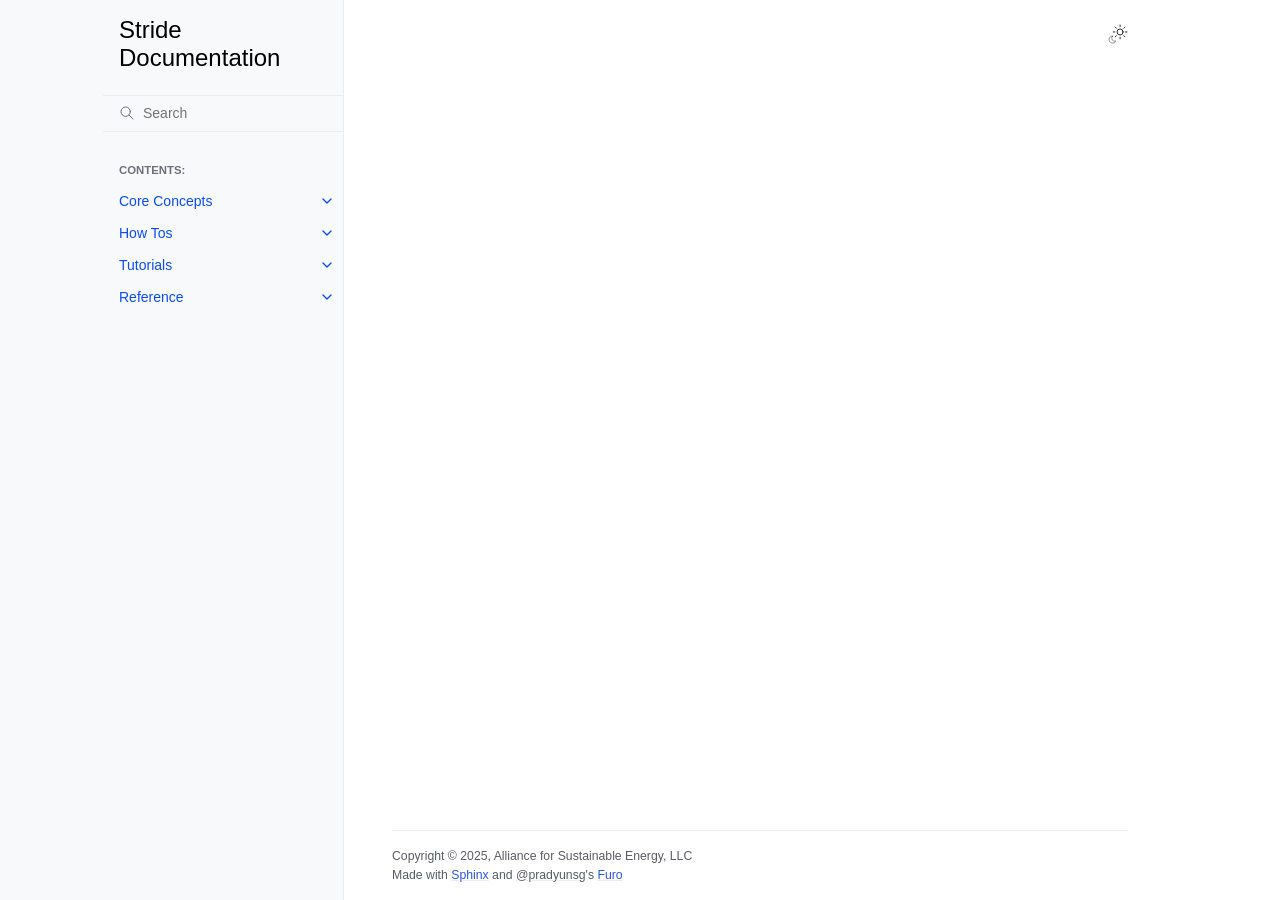
<file: search.html>
<!doctype html>
<html class="no-js" lang="en" data-content_root="./">
  <head>
<meta charset="utf-8">
    <meta name="viewport" content="width=device-width,initial-scale=1">
    <meta name="color-scheme" content="light dark"><link rel="index" title="Index" href="genindex.html"><link rel="search" title="Search" href="#">

    <!-- Generated with Sphinx 8.2.3 and Furo 2025.12.19 -->
<meta name="robots" content="noindex" />
<title>Search - Stride Documentation</title><link rel="stylesheet" type="text/css" href="_static/pygments.css?v=d111a655" />
    <link rel="stylesheet" type="text/css" href="_static/styles/furo.css?v=7bdb33bb" />
    <link rel="stylesheet" type="text/css" href="_static/copybutton.css?v=76b2166b" />
    <link rel="stylesheet" type="text/css" href="_static/autodoc_pydantic.css" />
    <link rel="stylesheet" type="text/css" href="_static/styles/furo-extensions.css?v=8dab3a3b" />
    
    


<style>
  body {
    --color-code-background: #f2f2f2;
  --color-code-foreground: #1e1e1e;
  
  }
  @media not print {
    body[data-theme="dark"] {
      --color-code-background: #202020;
  --color-code-foreground: #d0d0d0;
  
    }
    @media (prefers-color-scheme: dark) {
      body:not([data-theme="light"]) {
        --color-code-background: #202020;
  --color-code-foreground: #d0d0d0;
  
      }
    }
  }
</style></head>
  <body>
    
    <script>
      document.body.dataset.theme = localStorage.getItem("theme") || "auto";
    </script>
    

<svg xmlns="http://www.w3.org/2000/svg" style="display: none;">
  <symbol id="svg-toc" viewBox="0 0 24 24">
    <title>Contents</title>
    <svg stroke="currentColor" fill="currentColor" stroke-width="0" viewBox="0 0 1024 1024">
      <path d="M408 442h480c4.4 0 8-3.6 8-8v-56c0-4.4-3.6-8-8-8H408c-4.4 0-8 3.6-8 8v56c0 4.4 3.6 8 8 8zm-8 204c0 4.4 3.6 8 8 8h480c4.4 0 8-3.6 8-8v-56c0-4.4-3.6-8-8-8H408c-4.4 0-8 3.6-8 8v56zm504-486H120c-4.4 0-8 3.6-8 8v56c0 4.4 3.6 8 8 8h784c4.4 0 8-3.6 8-8v-56c0-4.4-3.6-8-8-8zm0 632H120c-4.4 0-8 3.6-8 8v56c0 4.4 3.6 8 8 8h784c4.4 0 8-3.6 8-8v-56c0-4.4-3.6-8-8-8zM115.4 518.9L271.7 642c5.8 4.6 14.4.5 14.4-6.9V388.9c0-7.4-8.5-11.5-14.4-6.9L115.4 505.1a8.74 8.74 0 0 0 0 13.8z"/>
    </svg>
  </symbol>
  <symbol id="svg-menu" viewBox="0 0 24 24">
    <title>Menu</title>
    <svg xmlns="http://www.w3.org/2000/svg" viewBox="0 0 24 24" fill="none" stroke="currentColor"
      stroke-width="2" stroke-linecap="round" stroke-linejoin="round" class="feather-menu">
      <line x1="3" y1="12" x2="21" y2="12"></line>
      <line x1="3" y1="6" x2="21" y2="6"></line>
      <line x1="3" y1="18" x2="21" y2="18"></line>
    </svg>
  </symbol>
  <symbol id="svg-arrow-right" viewBox="0 0 24 24">
    <title>Expand</title>
    <svg xmlns="http://www.w3.org/2000/svg" viewBox="0 0 24 24" fill="none" stroke="currentColor"
      stroke-width="2" stroke-linecap="round" stroke-linejoin="round" class="feather-chevron-right">
      <polyline points="9 18 15 12 9 6"></polyline>
    </svg>
  </symbol>
  <symbol id="svg-sun" viewBox="0 0 24 24">
    <title>Light mode</title>
    <svg xmlns="http://www.w3.org/2000/svg" viewBox="0 0 24 24" fill="none" stroke="currentColor"
      stroke-width="1" stroke-linecap="round" stroke-linejoin="round" class="feather-sun">
      <circle cx="12" cy="12" r="5"></circle>
      <line x1="12" y1="1" x2="12" y2="3"></line>
      <line x1="12" y1="21" x2="12" y2="23"></line>
      <line x1="4.22" y1="4.22" x2="5.64" y2="5.64"></line>
      <line x1="18.36" y1="18.36" x2="19.78" y2="19.78"></line>
      <line x1="1" y1="12" x2="3" y2="12"></line>
      <line x1="21" y1="12" x2="23" y2="12"></line>
      <line x1="4.22" y1="19.78" x2="5.64" y2="18.36"></line>
      <line x1="18.36" y1="5.64" x2="19.78" y2="4.22"></line>
    </svg>
  </symbol>
  <symbol id="svg-moon" viewBox="0 0 24 24">
    <title>Dark mode</title>
    <svg xmlns="http://www.w3.org/2000/svg" viewBox="0 0 24 24" fill="none" stroke="currentColor"
      stroke-width="1" stroke-linecap="round" stroke-linejoin="round" class="icon-tabler-moon">
      <path stroke="none" d="M0 0h24v24H0z" fill="none" />
      <path d="M12 3c.132 0 .263 0 .393 0a7.5 7.5 0 0 0 7.92 12.446a9 9 0 1 1 -8.313 -12.454z" />
    </svg>
  </symbol>
  <symbol id="svg-sun-with-moon" viewBox="0 0 24 24">
    <title>Auto light/dark, in light mode</title>
    <svg xmlns="http://www.w3.org/2000/svg" viewBox="0 0 24 24" fill="none" stroke="currentColor"
      stroke-width="1" stroke-linecap="round" stroke-linejoin="round"
      class="icon-custom-derived-from-feather-sun-and-tabler-moon">
      <path style="opacity: 50%" d="M 5.411 14.504 C 5.471 14.504 5.532 14.504 5.591 14.504 C 3.639 16.319 4.383 19.569 6.931 20.352 C 7.693 20.586 8.512 20.551 9.25 20.252 C 8.023 23.207 4.056 23.725 2.11 21.184 C 0.166 18.642 1.702 14.949 4.874 14.536 C 5.051 14.512 5.231 14.5 5.411 14.5 L 5.411 14.504 Z"/>
      <line x1="14.5" y1="3.25" x2="14.5" y2="1.25"/>
      <line x1="14.5" y1="15.85" x2="14.5" y2="17.85"/>
      <line x1="10.044" y1="5.094" x2="8.63" y2="3.68"/>
      <line x1="19" y1="14.05" x2="20.414" y2="15.464"/>
      <line x1="8.2" y1="9.55" x2="6.2" y2="9.55"/>
      <line x1="20.8" y1="9.55" x2="22.8" y2="9.55"/>
      <line x1="10.044" y1="14.006" x2="8.63" y2="15.42"/>
      <line x1="19" y1="5.05" x2="20.414" y2="3.636"/>
      <circle cx="14.5" cy="9.55" r="3.6"/>
    </svg>
  </symbol>
  <symbol id="svg-moon-with-sun" viewBox="0 0 24 24">
    <title>Auto light/dark, in dark mode</title>
    <svg xmlns="http://www.w3.org/2000/svg" viewBox="0 0 24 24" fill="none" stroke="currentColor"
      stroke-width="1" stroke-linecap="round" stroke-linejoin="round"
      class="icon-custom-derived-from-feather-sun-and-tabler-moon">
      <path d="M 8.282 7.007 C 8.385 7.007 8.494 7.007 8.595 7.007 C 5.18 10.184 6.481 15.869 10.942 17.24 C 12.275 17.648 13.706 17.589 15 17.066 C 12.851 22.236 5.91 23.143 2.505 18.696 C -0.897 14.249 1.791 7.786 7.342 7.063 C 7.652 7.021 7.965 7 8.282 7 L 8.282 7.007 Z"/>
      <line style="opacity: 50%" x1="18" y1="3.705" x2="18" y2="2.5"/>
      <line style="opacity: 50%" x1="18" y1="11.295" x2="18" y2="12.5"/>
      <line style="opacity: 50%" x1="15.316" y1="4.816" x2="14.464" y2="3.964"/>
      <line style="opacity: 50%" x1="20.711" y1="10.212" x2="21.563" y2="11.063"/>
      <line style="opacity: 50%" x1="14.205" y1="7.5" x2="13.001" y2="7.5"/>
      <line style="opacity: 50%" x1="21.795" y1="7.5" x2="23" y2="7.5"/>
      <line style="opacity: 50%" x1="15.316" y1="10.184" x2="14.464" y2="11.036"/>
      <line style="opacity: 50%" x1="20.711" y1="4.789" x2="21.563" y2="3.937"/>
      <circle style="opacity: 50%" cx="18" cy="7.5" r="2.169"/>
    </svg>
  </symbol>
  <symbol id="svg-pencil" viewBox="0 0 24 24">
    <svg xmlns="http://www.w3.org/2000/svg" viewBox="0 0 24 24" fill="none" stroke="currentColor"
      stroke-width="1" stroke-linecap="round" stroke-linejoin="round" class="icon-tabler-pencil-code">
      <path d="M4 20h4l10.5 -10.5a2.828 2.828 0 1 0 -4 -4l-10.5 10.5v4" />
      <path d="M13.5 6.5l4 4" />
      <path d="M20 21l2 -2l-2 -2" />
      <path d="M17 17l-2 2l2 2" />
    </svg>
  </symbol>
  <symbol id="svg-eye" viewBox="0 0 24 24">
    <svg xmlns="http://www.w3.org/2000/svg" viewBox="0 0 24 24" fill="none" stroke="currentColor"
      stroke-width="1" stroke-linecap="round" stroke-linejoin="round" class="icon-tabler-eye-code">
      <path stroke="none" d="M0 0h24v24H0z" fill="none" />
      <path d="M10 12a2 2 0 1 0 4 0a2 2 0 0 0 -4 0" />
      <path
        d="M11.11 17.958c-3.209 -.307 -5.91 -2.293 -8.11 -5.958c2.4 -4 5.4 -6 9 -6c3.6 0 6.6 2 9 6c-.21 .352 -.427 .688 -.647 1.008" />
      <path d="M20 21l2 -2l-2 -2" />
      <path d="M17 17l-2 2l2 2" />
    </svg>
  </symbol>
</svg>

<input type="checkbox" class="sidebar-toggle" name="__navigation" id="__navigation" aria-label="Toggle site navigation sidebar">
<input type="checkbox" class="sidebar-toggle" name="__toc" id="__toc" aria-label="Toggle table of contents sidebar">
<label class="overlay sidebar-overlay" for="__navigation"></label>
<label class="overlay toc-overlay" for="__toc"></label>

<a class="skip-to-content muted-link" href="#furo-main-content">Skip to content</a>



<div class="page">
  <header class="mobile-header">
    <div class="header-left">
      <label class="nav-overlay-icon" for="__navigation">
        <span class="icon"><svg><use href="#svg-menu"></use></svg></span>
      </label>
    </div>
    <div class="header-center">
      <a href="index.html"><div class="brand">Stride Documentation</div></a>
    </div>
    <div class="header-right">
      <div class="theme-toggle-container theme-toggle-header">
        <button class="theme-toggle" aria-label="Toggle Light / Dark / Auto color theme">
          <svg class="theme-icon-when-auto-light"><use href="#svg-sun-with-moon"></use></svg>
          <svg class="theme-icon-when-auto-dark"><use href="#svg-moon-with-sun"></use></svg>
          <svg class="theme-icon-when-dark"><use href="#svg-moon"></use></svg>
          <svg class="theme-icon-when-light"><use href="#svg-sun"></use></svg>
        </button>
      </div>
      <label class="toc-overlay-icon toc-header-icon no-toc" for="__toc">
        <span class="icon"><svg><use href="#svg-toc"></use></svg></span>
      </label>
    </div>
  </header>
  <aside class="sidebar-drawer">
    <div class="sidebar-container">
      
      <div class="sidebar-sticky"><a class="sidebar-brand" href="index.html">
  
  <span class="sidebar-brand-text">Stride Documentation</span>
  
</a><form class="sidebar-search-container" method="get" action="#" role="search">
  <input class="sidebar-search" placeholder="Search" name="q" aria-label="Search">
  <input type="hidden" name="check_keywords" value="yes">
  <input type="hidden" name="area" value="default">
</form>
<div id="searchbox"></div><div class="sidebar-scroll"><div class="sidebar-tree">
  <p class="caption" role="heading"><span class="caption-text">Contents:</span></p>
<ul>
<li class="toctree-l1 has-children"><a class="reference internal" href="explanation/index.html">Core Concepts</a><input aria-label="Toggle navigation of Core Concepts" class="toctree-checkbox" id="toctree-checkbox-1" name="toctree-checkbox-1" role="switch" type="checkbox"/><label for="toctree-checkbox-1"><span class="icon"><svg><use href="#svg-arrow-right"></use></svg></span></label><ul>
<li class="toctree-l2"><a class="reference internal" href="explanation/data_download.html">Data Download</a></li>
<li class="toctree-l2"><a class="reference internal" href="explanation/data_validation.html">Data Validation with dsgrid</a></li>
<li class="toctree-l2"><a class="reference internal" href="explanation/customizing_checks.html">Customizing Dataset Checks</a></li>
<li class="toctree-l2"><a class="reference internal" href="explanation/dbt_computation.html">dbt Computation</a></li>
<li class="toctree-l2"><a class="reference internal" href="explanation/weather_year_modeling.html">Weather Year Modeling</a></li>
</ul>
</li>
<li class="toctree-l1 has-children"><a class="reference internal" href="how_tos/index.html">How Tos</a><input aria-label="Toggle navigation of How Tos" class="toctree-checkbox" id="toctree-checkbox-2" name="toctree-checkbox-2" role="switch" type="checkbox"/><label for="toctree-checkbox-2"><span class="icon"><svg><use href="#svg-arrow-right"></use></svg></span></label><ul>
<li class="toctree-l2"><a class="reference internal" href="how_tos/getting_started/index.html">Getting Started</a></li>
<li class="toctree-l2"><a class="reference internal" href="how_tos/download_datasets.html">Download Datasets</a></li>
<li class="toctree-l2"><a class="reference internal" href="how_tos/override_calculated_tables.html">Override Calculated Tables</a></li>
<li class="toctree-l2"><a class="reference internal" href="how_tos/launch_dashboard.html">Launch the Dashboard</a></li>
<li class="toctree-l2"><a class="reference internal" href="how_tos/customize_palette.html">Customize the Color Palette</a></li>
<li class="toctree-l2"><a class="reference internal" href="how_tos/compare_scenarios.html">Compare Scenarios</a></li>
<li class="toctree-l2"><a class="reference internal" href="how_tos/export_results.html">Export Results</a></li>
</ul>
</li>
<li class="toctree-l1 has-children"><a class="reference internal" href="tutorials/index.html">Tutorials</a><input aria-label="Toggle navigation of Tutorials" class="toctree-checkbox" id="toctree-checkbox-3" name="toctree-checkbox-3" role="switch" type="checkbox"/><label for="toctree-checkbox-3"><span class="icon"><svg><use href="#svg-arrow-right"></use></svg></span></label><ul>
<li class="toctree-l2"><a class="reference internal" href="tutorials/create_project.html">Create a project</a></li>
<li class="toctree-l2"><a class="reference internal" href="tutorials/dbt_project.html">Browse the dbt project</a></li>
<li class="toctree-l2"><a class="reference internal" href="tutorials/manage_calculated_tables.html">Manage calculated tables</a></li>
<li class="toctree-l2"><a class="reference internal" href="tutorials/data_api_tutorial.html">Process results with Python</a></li>
<li class="toctree-l2"><a class="reference internal" href="tutorials/debugging_stride.html">Debug stride source code</a></li>
</ul>
</li>
<li class="toctree-l1 has-children"><a class="reference internal" href="reference/index.html">Reference</a><input aria-label="Toggle navigation of Reference" class="toctree-checkbox" id="toctree-checkbox-4" name="toctree-checkbox-4" role="switch" type="checkbox"/><label for="toctree-checkbox-4"><span class="icon"><svg><use href="#svg-arrow-right"></use></svg></span></label><ul>
<li class="toctree-l2"><a class="reference internal" href="reference/data_api.html">Data API</a></li>
<li class="toctree-l2"><a class="reference internal" href="reference/project_api.html">stride Project API</a></li>
<li class="toctree-l2"><a class="reference internal" href="reference/cli_reference.html">CLI reference</a></li>
</ul>
</li>
</ul>

</div>
</div>

      </div>
      
    </div>
  </aside>
  <div class="main">
    <div class="content">
      <div class="article-container">
        <a href="#" class="back-to-top muted-link">
          <svg xmlns="http://www.w3.org/2000/svg" viewBox="0 0 24 24">
            <path d="M13 20h-2V8l-5.5 5.5-1.42-1.42L12 4.16l7.92 7.92-1.42 1.42L13 8v12z"></path>
          </svg>
          <span>Back to top</span>
        </a>
        <div class="content-icon-container">
          <div class="theme-toggle-container theme-toggle-content">
            <button class="theme-toggle" aria-label="Toggle Light / Dark / Auto color theme">
              <svg class="theme-icon-when-auto-light"><use href="#svg-sun-with-moon"></use></svg>
              <svg class="theme-icon-when-auto-dark"><use href="#svg-moon-with-sun"></use></svg>
              <svg class="theme-icon-when-dark"><use href="#svg-moon"></use></svg>
              <svg class="theme-icon-when-light"><use href="#svg-sun"></use></svg>
            </button>
          </div>
          <label class="toc-overlay-icon toc-content-icon no-toc" for="__toc">
            <span class="icon"><svg><use href="#svg-toc"></use></svg></span>
          </label>
        </div>
        <article role="main" id="furo-main-content">
          
<noscript>
<div class="admonition error">
  <p class="admonition-title">Error</p>
  <p>
    Please activate JavaScript to enable the search functionality.
  </p>
</div>
</noscript>

<div id="search-results"></div>

        </article>
      </div>
      <footer>
        
        <div class="related-pages">
          
          
        </div>
        <div class="bottom-of-page">
          <div class="left-details">
            <div class="copyright">
                Copyright &#169; 2025, Alliance for Sustainable Energy, LLC
            </div>
            Made with <a href="https://www.sphinx-doc.org/">Sphinx</a> and <a class="muted-link" href="https://pradyunsg.me">@pradyunsg</a>'s
            
            <a href="https://github.com/pradyunsg/furo">Furo</a>
            
          </div>
          <div class="right-details">
            
          </div>
        </div>
        
      </footer>
    </div>
    <aside class="toc-drawer no-toc">
      
      
      
    </aside>
  </div>
</div><script src="_static/documentation_options.js?v=f539c95a"></script>
    <script src="_static/doctools.js?v=9bcbadda"></script>
    <script src="_static/sphinx_highlight.js?v=dc90522c"></script>
    <script src="_static/scripts/furo.js?v=46bd48cc"></script>
    <script src="_static/clipboard.min.js?v=a7894cd8"></script>
    <script src="_static/copybutton.js?v=3a0c56fd"></script>
    
<script src="_static/searchtools.js"></script>
<script src="_static/language_data.js"></script>
<script src="searchindex.js"></script></body>
</html>
</file>
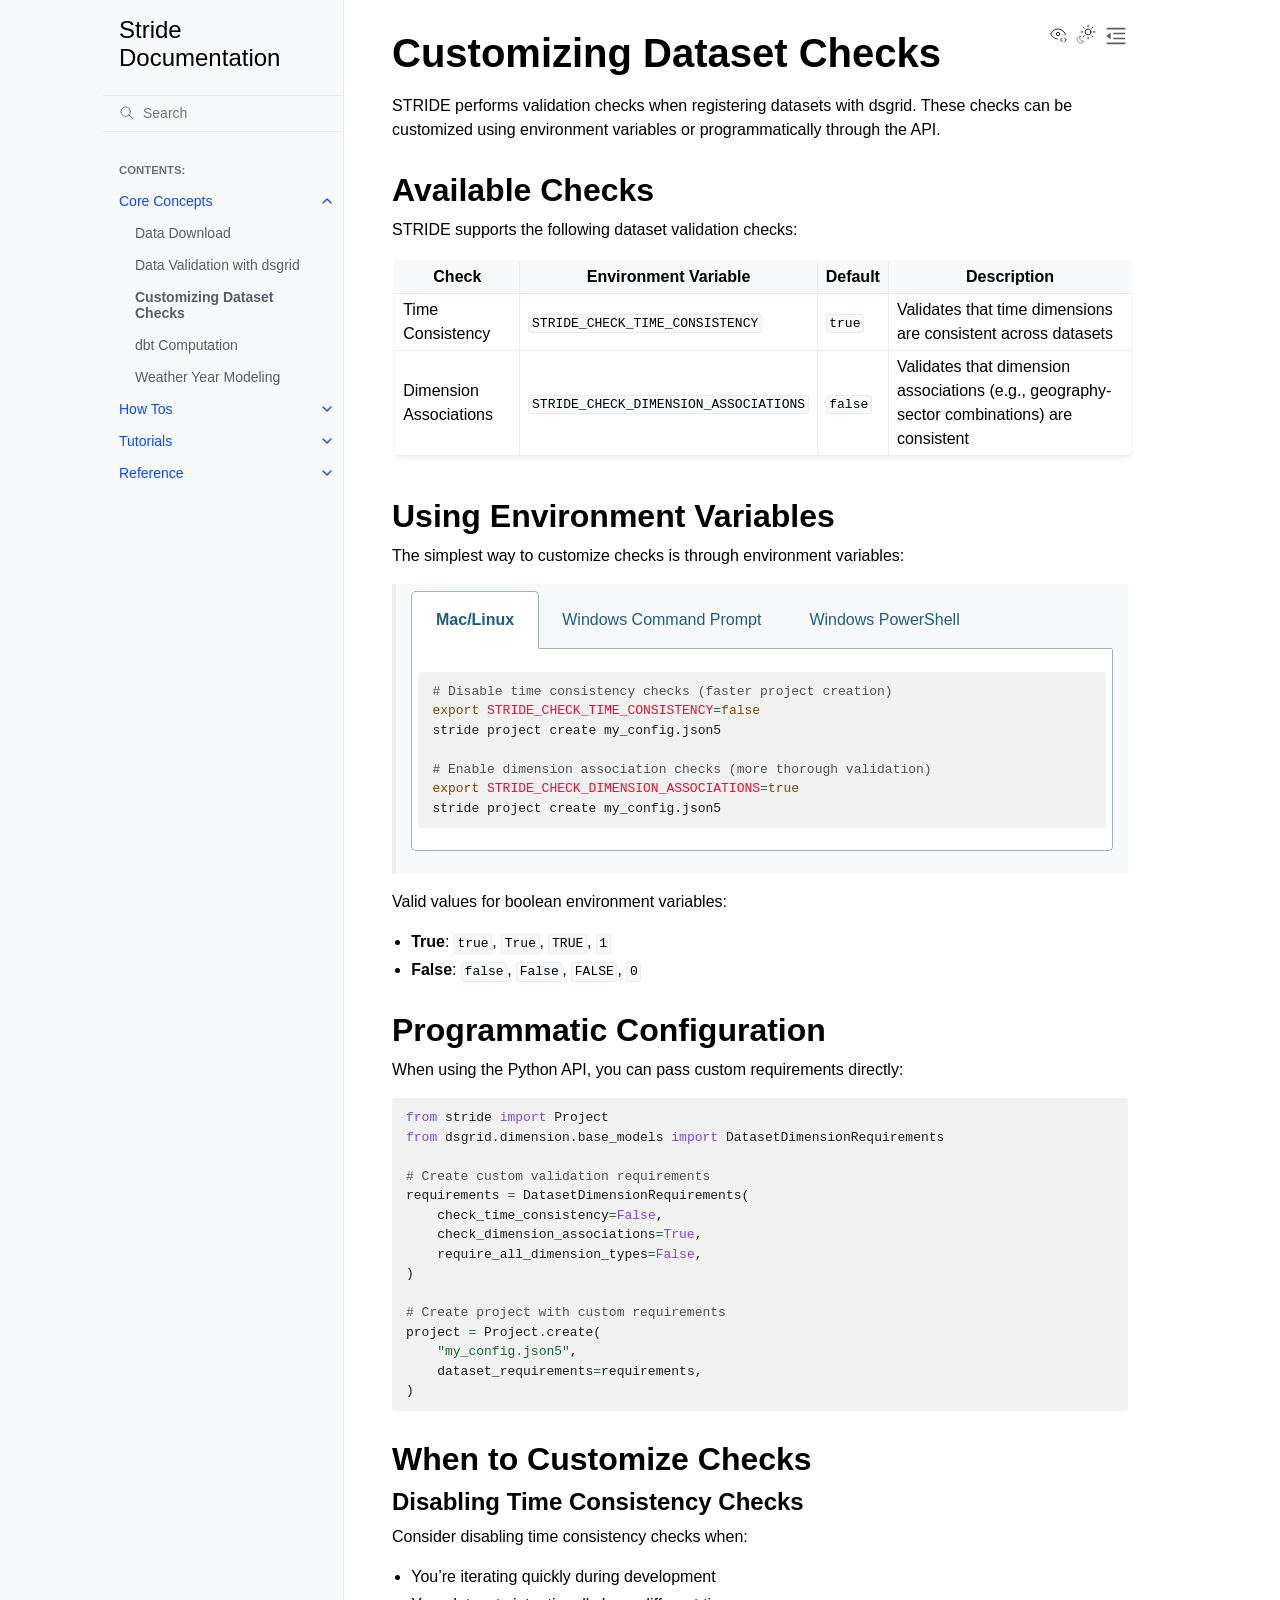
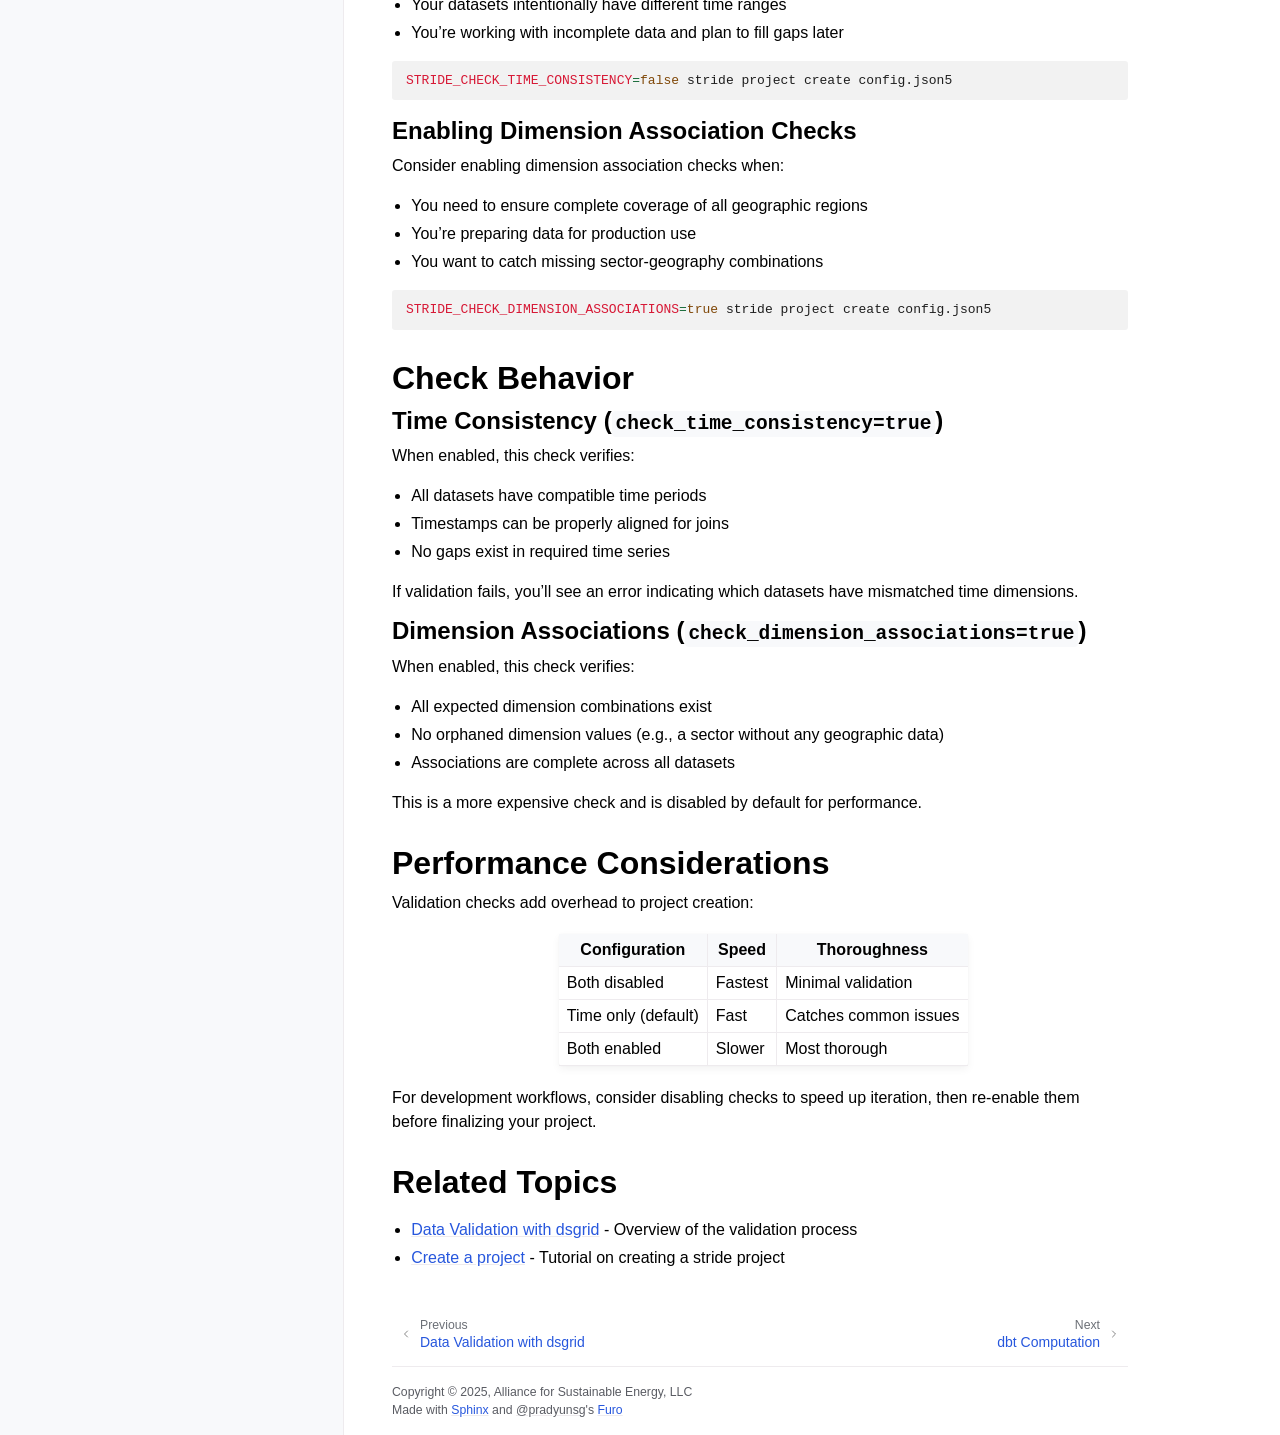
<file: explanation/customizing_checks.html>
<!doctype html>
<html class="no-js" lang="en" data-content_root="../">
  <head><meta charset="utf-8">
    <meta name="viewport" content="width=device-width,initial-scale=1">
    <meta name="color-scheme" content="light dark"><meta name="viewport" content="width=device-width, initial-scale=1" />
<link rel="index" title="Index" href="../genindex.html"><link rel="search" title="Search" href="../search.html"><link rel="next" title="dbt Computation" href="dbt_computation.html"><link rel="prev" title="Data Validation with dsgrid" href="data_validation.html">

    <!-- Generated with Sphinx 8.2.3 and Furo 2025.12.19 -->
        <title>Customizing Dataset Checks - Stride Documentation</title>
      <link rel="stylesheet" type="text/css" href="../_static/pygments.css?v=d111a655" />
    <link rel="stylesheet" type="text/css" href="../_static/styles/furo.css?v=7bdb33bb" />
    <link rel="stylesheet" type="text/css" href="../_static/copybutton.css?v=76b2166b" />
    <link rel="stylesheet" type="text/css" href="../_static/autodoc_pydantic.css" />
    <link rel="stylesheet" type="text/css" href="../_static/tabs.css?v=a5c4661c" />
    <link rel="stylesheet" type="text/css" href="../_static/styles/furo-extensions.css?v=8dab3a3b" />
    
    


<style>
  body {
    --color-code-background: #f2f2f2;
  --color-code-foreground: #1e1e1e;
  
  }
  @media not print {
    body[data-theme="dark"] {
      --color-code-background: #202020;
  --color-code-foreground: #d0d0d0;
  
    }
    @media (prefers-color-scheme: dark) {
      body:not([data-theme="light"]) {
        --color-code-background: #202020;
  --color-code-foreground: #d0d0d0;
  
      }
    }
  }
</style></head>
  <body>
    
    <script>
      document.body.dataset.theme = localStorage.getItem("theme") || "auto";
    </script>
    

<svg xmlns="http://www.w3.org/2000/svg" style="display: none;">
  <symbol id="svg-toc" viewBox="0 0 24 24">
    <title>Contents</title>
    <svg stroke="currentColor" fill="currentColor" stroke-width="0" viewBox="0 0 1024 1024">
      <path d="M408 442h480c4.4 0 8-3.6 8-8v-56c0-4.4-3.6-8-8-8H408c-4.4 0-8 3.6-8 8v56c0 4.4 3.6 8 8 8zm-8 204c0 4.4 3.6 8 8 8h480c4.4 0 8-3.6 8-8v-56c0-4.4-3.6-8-8-8H408c-4.4 0-8 3.6-8 8v56zm504-486H120c-4.4 0-8 3.6-8 8v56c0 4.4 3.6 8 8 8h784c4.4 0 8-3.6 8-8v-56c0-4.4-3.6-8-8-8zm0 632H120c-4.4 0-8 3.6-8 8v56c0 4.4 3.6 8 8 8h784c4.4 0 8-3.6 8-8v-56c0-4.4-3.6-8-8-8zM115.4 518.9L271.7 642c5.8 4.6 14.4.5 14.4-6.9V388.9c0-7.4-8.5-11.5-14.4-6.9L115.4 505.1a8.74 8.74 0 0 0 0 13.8z"/>
    </svg>
  </symbol>
  <symbol id="svg-menu" viewBox="0 0 24 24">
    <title>Menu</title>
    <svg xmlns="http://www.w3.org/2000/svg" viewBox="0 0 24 24" fill="none" stroke="currentColor"
      stroke-width="2" stroke-linecap="round" stroke-linejoin="round" class="feather-menu">
      <line x1="3" y1="12" x2="21" y2="12"></line>
      <line x1="3" y1="6" x2="21" y2="6"></line>
      <line x1="3" y1="18" x2="21" y2="18"></line>
    </svg>
  </symbol>
  <symbol id="svg-arrow-right" viewBox="0 0 24 24">
    <title>Expand</title>
    <svg xmlns="http://www.w3.org/2000/svg" viewBox="0 0 24 24" fill="none" stroke="currentColor"
      stroke-width="2" stroke-linecap="round" stroke-linejoin="round" class="feather-chevron-right">
      <polyline points="9 18 15 12 9 6"></polyline>
    </svg>
  </symbol>
  <symbol id="svg-sun" viewBox="0 0 24 24">
    <title>Light mode</title>
    <svg xmlns="http://www.w3.org/2000/svg" viewBox="0 0 24 24" fill="none" stroke="currentColor"
      stroke-width="1" stroke-linecap="round" stroke-linejoin="round" class="feather-sun">
      <circle cx="12" cy="12" r="5"></circle>
      <line x1="12" y1="1" x2="12" y2="3"></line>
      <line x1="12" y1="21" x2="12" y2="23"></line>
      <line x1="4.22" y1="4.22" x2="5.64" y2="5.64"></line>
      <line x1="18.36" y1="18.36" x2="19.78" y2="19.78"></line>
      <line x1="1" y1="12" x2="3" y2="12"></line>
      <line x1="21" y1="12" x2="23" y2="12"></line>
      <line x1="4.22" y1="19.78" x2="5.64" y2="18.36"></line>
      <line x1="18.36" y1="5.64" x2="19.78" y2="4.22"></line>
    </svg>
  </symbol>
  <symbol id="svg-moon" viewBox="0 0 24 24">
    <title>Dark mode</title>
    <svg xmlns="http://www.w3.org/2000/svg" viewBox="0 0 24 24" fill="none" stroke="currentColor"
      stroke-width="1" stroke-linecap="round" stroke-linejoin="round" class="icon-tabler-moon">
      <path stroke="none" d="M0 0h24v24H0z" fill="none" />
      <path d="M12 3c.132 0 .263 0 .393 0a7.5 7.5 0 0 0 7.92 12.446a9 9 0 1 1 -8.313 -12.454z" />
    </svg>
  </symbol>
  <symbol id="svg-sun-with-moon" viewBox="0 0 24 24">
    <title>Auto light/dark, in light mode</title>
    <svg xmlns="http://www.w3.org/2000/svg" viewBox="0 0 24 24" fill="none" stroke="currentColor"
      stroke-width="1" stroke-linecap="round" stroke-linejoin="round"
      class="icon-custom-derived-from-feather-sun-and-tabler-moon">
      <path style="opacity: 50%" d="M 5.411 14.504 C 5.471 14.504 5.532 14.504 5.591 14.504 C 3.639 16.319 4.383 19.569 6.931 20.352 C 7.693 20.586 8.512 20.551 9.25 20.252 C 8.023 23.207 4.056 23.725 2.11 21.184 C 0.166 18.642 1.702 14.949 4.874 14.536 C 5.051 14.512 5.231 14.5 5.411 14.5 L 5.411 14.504 Z"/>
      <line x1="14.5" y1="3.25" x2="14.5" y2="1.25"/>
      <line x1="14.5" y1="15.85" x2="14.5" y2="17.85"/>
      <line x1="10.044" y1="5.094" x2="8.63" y2="3.68"/>
      <line x1="19" y1="14.05" x2="20.414" y2="15.464"/>
      <line x1="8.2" y1="9.55" x2="6.2" y2="9.55"/>
      <line x1="20.8" y1="9.55" x2="22.8" y2="9.55"/>
      <line x1="10.044" y1="14.006" x2="8.63" y2="15.42"/>
      <line x1="19" y1="5.05" x2="20.414" y2="3.636"/>
      <circle cx="14.5" cy="9.55" r="3.6"/>
    </svg>
  </symbol>
  <symbol id="svg-moon-with-sun" viewBox="0 0 24 24">
    <title>Auto light/dark, in dark mode</title>
    <svg xmlns="http://www.w3.org/2000/svg" viewBox="0 0 24 24" fill="none" stroke="currentColor"
      stroke-width="1" stroke-linecap="round" stroke-linejoin="round"
      class="icon-custom-derived-from-feather-sun-and-tabler-moon">
      <path d="M 8.282 7.007 C 8.385 7.007 8.494 7.007 8.595 7.007 C 5.18 10.184 6.481 15.869 10.942 17.24 C 12.275 17.648 13.706 17.589 15 17.066 C 12.851 22.236 5.91 23.143 2.505 18.696 C -0.897 14.249 1.791 7.786 7.342 7.063 C 7.652 7.021 7.965 7 8.282 7 L 8.282 7.007 Z"/>
      <line style="opacity: 50%" x1="18" y1="3.705" x2="18" y2="2.5"/>
      <line style="opacity: 50%" x1="18" y1="11.295" x2="18" y2="12.5"/>
      <line style="opacity: 50%" x1="15.316" y1="4.816" x2="14.464" y2="3.964"/>
      <line style="opacity: 50%" x1="20.711" y1="10.212" x2="21.563" y2="11.063"/>
      <line style="opacity: 50%" x1="14.205" y1="7.5" x2="13.001" y2="7.5"/>
      <line style="opacity: 50%" x1="21.795" y1="7.5" x2="23" y2="7.5"/>
      <line style="opacity: 50%" x1="15.316" y1="10.184" x2="14.464" y2="11.036"/>
      <line style="opacity: 50%" x1="20.711" y1="4.789" x2="21.563" y2="3.937"/>
      <circle style="opacity: 50%" cx="18" cy="7.5" r="2.169"/>
    </svg>
  </symbol>
  <symbol id="svg-pencil" viewBox="0 0 24 24">
    <svg xmlns="http://www.w3.org/2000/svg" viewBox="0 0 24 24" fill="none" stroke="currentColor"
      stroke-width="1" stroke-linecap="round" stroke-linejoin="round" class="icon-tabler-pencil-code">
      <path d="M4 20h4l10.5 -10.5a2.828 2.828 0 1 0 -4 -4l-10.5 10.5v4" />
      <path d="M13.5 6.5l4 4" />
      <path d="M20 21l2 -2l-2 -2" />
      <path d="M17 17l-2 2l2 2" />
    </svg>
  </symbol>
  <symbol id="svg-eye" viewBox="0 0 24 24">
    <svg xmlns="http://www.w3.org/2000/svg" viewBox="0 0 24 24" fill="none" stroke="currentColor"
      stroke-width="1" stroke-linecap="round" stroke-linejoin="round" class="icon-tabler-eye-code">
      <path stroke="none" d="M0 0h24v24H0z" fill="none" />
      <path d="M10 12a2 2 0 1 0 4 0a2 2 0 0 0 -4 0" />
      <path
        d="M11.11 17.958c-3.209 -.307 -5.91 -2.293 -8.11 -5.958c2.4 -4 5.4 -6 9 -6c3.6 0 6.6 2 9 6c-.21 .352 -.427 .688 -.647 1.008" />
      <path d="M20 21l2 -2l-2 -2" />
      <path d="M17 17l-2 2l2 2" />
    </svg>
  </symbol>
</svg>

<input type="checkbox" class="sidebar-toggle" name="__navigation" id="__navigation" aria-label="Toggle site navigation sidebar">
<input type="checkbox" class="sidebar-toggle" name="__toc" id="__toc" aria-label="Toggle table of contents sidebar">
<label class="overlay sidebar-overlay" for="__navigation"></label>
<label class="overlay toc-overlay" for="__toc"></label>

<a class="skip-to-content muted-link" href="#furo-main-content">Skip to content</a>



<div class="page">
  <header class="mobile-header">
    <div class="header-left">
      <label class="nav-overlay-icon" for="__navigation">
        <span class="icon"><svg><use href="#svg-menu"></use></svg></span>
      </label>
    </div>
    <div class="header-center">
      <a href="../index.html"><div class="brand">Stride Documentation</div></a>
    </div>
    <div class="header-right">
      <div class="theme-toggle-container theme-toggle-header">
        <button class="theme-toggle" aria-label="Toggle Light / Dark / Auto color theme">
          <svg class="theme-icon-when-auto-light"><use href="#svg-sun-with-moon"></use></svg>
          <svg class="theme-icon-when-auto-dark"><use href="#svg-moon-with-sun"></use></svg>
          <svg class="theme-icon-when-dark"><use href="#svg-moon"></use></svg>
          <svg class="theme-icon-when-light"><use href="#svg-sun"></use></svg>
        </button>
      </div>
      <label class="toc-overlay-icon toc-header-icon" for="__toc">
        <span class="icon"><svg><use href="#svg-toc"></use></svg></span>
      </label>
    </div>
  </header>
  <aside class="sidebar-drawer">
    <div class="sidebar-container">
      
      <div class="sidebar-sticky"><a class="sidebar-brand" href="../index.html">
  
  <span class="sidebar-brand-text">Stride Documentation</span>
  
</a><form class="sidebar-search-container" method="get" action="../search.html" role="search">
  <input class="sidebar-search" placeholder="Search" name="q" aria-label="Search">
  <input type="hidden" name="check_keywords" value="yes">
  <input type="hidden" name="area" value="default">
</form>
<div id="searchbox"></div><div class="sidebar-scroll"><div class="sidebar-tree">
  <p class="caption" role="heading"><span class="caption-text">Contents:</span></p>
<ul class="current">
<li class="toctree-l1 current has-children"><a class="reference internal" href="index.html">Core Concepts</a><input aria-label="Toggle navigation of Core Concepts" checked="" class="toctree-checkbox" id="toctree-checkbox-1" name="toctree-checkbox-1" role="switch" type="checkbox"/><label for="toctree-checkbox-1"><span class="icon"><svg><use href="#svg-arrow-right"></use></svg></span></label><ul class="current">
<li class="toctree-l2"><a class="reference internal" href="data_download.html">Data Download</a></li>
<li class="toctree-l2"><a class="reference internal" href="data_validation.html">Data Validation with dsgrid</a></li>
<li class="toctree-l2 current current-page"><a class="current reference internal" href="#">Customizing Dataset Checks</a></li>
<li class="toctree-l2"><a class="reference internal" href="dbt_computation.html">dbt Computation</a></li>
<li class="toctree-l2"><a class="reference internal" href="weather_year_modeling.html">Weather Year Modeling</a></li>
</ul>
</li>
<li class="toctree-l1 has-children"><a class="reference internal" href="../how_tos/index.html">How Tos</a><input aria-label="Toggle navigation of How Tos" class="toctree-checkbox" id="toctree-checkbox-2" name="toctree-checkbox-2" role="switch" type="checkbox"/><label for="toctree-checkbox-2"><span class="icon"><svg><use href="#svg-arrow-right"></use></svg></span></label><ul>
<li class="toctree-l2"><a class="reference internal" href="../how_tos/getting_started/index.html">Getting Started</a></li>
<li class="toctree-l2"><a class="reference internal" href="../how_tos/download_datasets.html">Download Datasets</a></li>
<li class="toctree-l2"><a class="reference internal" href="../how_tos/override_calculated_tables.html">Override Calculated Tables</a></li>
<li class="toctree-l2"><a class="reference internal" href="../how_tos/launch_dashboard.html">Launch the Dashboard</a></li>
<li class="toctree-l2"><a class="reference internal" href="../how_tos/customize_palette.html">Customize the Color Palette</a></li>
<li class="toctree-l2"><a class="reference internal" href="../how_tos/compare_scenarios.html">Compare Scenarios</a></li>
<li class="toctree-l2"><a class="reference internal" href="../how_tos/export_results.html">Export Results</a></li>
</ul>
</li>
<li class="toctree-l1 has-children"><a class="reference internal" href="../tutorials/index.html">Tutorials</a><input aria-label="Toggle navigation of Tutorials" class="toctree-checkbox" id="toctree-checkbox-3" name="toctree-checkbox-3" role="switch" type="checkbox"/><label for="toctree-checkbox-3"><span class="icon"><svg><use href="#svg-arrow-right"></use></svg></span></label><ul>
<li class="toctree-l2"><a class="reference internal" href="../tutorials/create_project.html">Create a project</a></li>
<li class="toctree-l2"><a class="reference internal" href="../tutorials/dbt_project.html">Browse the dbt project</a></li>
<li class="toctree-l2"><a class="reference internal" href="../tutorials/manage_calculated_tables.html">Manage calculated tables</a></li>
<li class="toctree-l2"><a class="reference internal" href="../tutorials/data_api_tutorial.html">Process results with Python</a></li>
<li class="toctree-l2"><a class="reference internal" href="../tutorials/debugging_stride.html">Debug stride source code</a></li>
</ul>
</li>
<li class="toctree-l1 has-children"><a class="reference internal" href="../reference/index.html">Reference</a><input aria-label="Toggle navigation of Reference" class="toctree-checkbox" id="toctree-checkbox-4" name="toctree-checkbox-4" role="switch" type="checkbox"/><label for="toctree-checkbox-4"><span class="icon"><svg><use href="#svg-arrow-right"></use></svg></span></label><ul>
<li class="toctree-l2"><a class="reference internal" href="../reference/data_api.html">Data API</a></li>
<li class="toctree-l2"><a class="reference internal" href="../reference/project_api.html">stride Project API</a></li>
<li class="toctree-l2"><a class="reference internal" href="../reference/cli_reference.html">CLI reference</a></li>
</ul>
</li>
</ul>

</div>
</div>

      </div>
      
    </div>
  </aside>
  <div class="main">
    <div class="content">
      <div class="article-container">
        <a href="#" class="back-to-top muted-link">
          <svg xmlns="http://www.w3.org/2000/svg" viewBox="0 0 24 24">
            <path d="M13 20h-2V8l-5.5 5.5-1.42-1.42L12 4.16l7.92 7.92-1.42 1.42L13 8v12z"></path>
          </svg>
          <span>Back to top</span>
        </a>
        <div class="content-icon-container">
          <div class="view-this-page">
  <a class="muted-link" href="../_sources/explanation/customizing_checks.md.txt" title="View this page">
    <svg><use href="#svg-eye"></use></svg>
    <span class="visually-hidden">View this page</span>
  </a>
</div>
<div class="theme-toggle-container theme-toggle-content">
            <button class="theme-toggle" aria-label="Toggle Light / Dark / Auto color theme">
              <svg class="theme-icon-when-auto-light"><use href="#svg-sun-with-moon"></use></svg>
              <svg class="theme-icon-when-auto-dark"><use href="#svg-moon-with-sun"></use></svg>
              <svg class="theme-icon-when-dark"><use href="#svg-moon"></use></svg>
              <svg class="theme-icon-when-light"><use href="#svg-sun"></use></svg>
            </button>
          </div>
          <label class="toc-overlay-icon toc-content-icon" for="__toc">
            <span class="icon"><svg><use href="#svg-toc"></use></svg></span>
          </label>
        </div>
        <article role="main" id="furo-main-content">
          <section id="customizing-dataset-checks">
<span id="customizing-checks"></span><h1>Customizing Dataset Checks<a class="headerlink" href="#customizing-dataset-checks" title="Link to this heading">¶</a></h1>
<p>STRIDE performs validation checks when registering datasets with dsgrid. These checks can be customized using environment variables or programmatically through the API.</p>
<section id="available-checks">
<h2>Available Checks<a class="headerlink" href="#available-checks" title="Link to this heading">¶</a></h2>
<p>STRIDE supports the following dataset validation checks:</p>
<div class="table-wrapper colwidths-auto docutils container">
<table class="docutils align-default">
<thead>
<tr class="row-odd"><th class="head"><p>Check</p></th>
<th class="head"><p>Environment Variable</p></th>
<th class="head"><p>Default</p></th>
<th class="head"><p>Description</p></th>
</tr>
</thead>
<tbody>
<tr class="row-even"><td><p>Time Consistency</p></td>
<td><p><code class="docutils literal notranslate"><span class="pre">STRIDE_CHECK_TIME_CONSISTENCY</span></code></p></td>
<td><p><code class="docutils literal notranslate"><span class="pre">true</span></code></p></td>
<td><p>Validates that time dimensions are consistent across datasets</p></td>
</tr>
<tr class="row-odd"><td><p>Dimension Associations</p></td>
<td><p><code class="docutils literal notranslate"><span class="pre">STRIDE_CHECK_DIMENSION_ASSOCIATIONS</span></code></p></td>
<td><p><code class="docutils literal notranslate"><span class="pre">false</span></code></p></td>
<td><p>Validates that dimension associations (e.g., geography-sector combinations) are consistent</p></td>
</tr>
</tbody>
</table>
</div>
</section>
<section id="using-environment-variables">
<h2>Using Environment Variables<a class="headerlink" href="#using-environment-variables" title="Link to this heading">¶</a></h2>
<p>The simplest way to customize checks is through environment variables:</p>
<blockquote>
<div><div class="sphinx-tabs docutils container">
<div aria-label="Tabbed content" class="closeable" role="tablist"><button aria-controls="panel-0-TWFjL0xpbnV4" aria-selected="true" class="sphinx-tabs-tab code-tab group-tab" id="tab-0-TWFjL0xpbnV4" name="TWFjL0xpbnV4" role="tab" tabindex="0">Mac/Linux</button><button aria-controls="panel-0-V2luZG93cyBDb21tYW5kIFByb21wdA==" aria-selected="false" class="sphinx-tabs-tab code-tab group-tab" id="tab-0-V2luZG93cyBDb21tYW5kIFByb21wdA==" name="V2luZG93cyBDb21tYW5kIFByb21wdA==" role="tab" tabindex="-1">Windows Command Prompt</button><button aria-controls="panel-0-V2luZG93cyBQb3dlclNoZWxs" aria-selected="false" class="sphinx-tabs-tab code-tab group-tab" id="tab-0-V2luZG93cyBQb3dlclNoZWxs" name="V2luZG93cyBQb3dlclNoZWxs" role="tab" tabindex="-1">Windows PowerShell</button></div><div aria-labelledby="tab-0-TWFjL0xpbnV4" class="sphinx-tabs-panel code-tab group-tab" id="panel-0-TWFjL0xpbnV4" name="TWFjL0xpbnV4" role="tabpanel" tabindex="0"><div class="highlight-bash notranslate"><div class="highlight"><pre><span></span><span class="c1"># Disable time consistency checks (faster project creation)</span>
<span class="nb">export</span><span class="w"> </span><span class="nv">STRIDE_CHECK_TIME_CONSISTENCY</span><span class="o">=</span><span class="nb">false</span>
stride<span class="w"> </span>project<span class="w"> </span>create<span class="w"> </span>my_config.json5

<span class="c1"># Enable dimension association checks (more thorough validation)</span>
<span class="nb">export</span><span class="w"> </span><span class="nv">STRIDE_CHECK_DIMENSION_ASSOCIATIONS</span><span class="o">=</span><span class="nb">true</span>
stride<span class="w"> </span>project<span class="w"> </span>create<span class="w"> </span>my_config.json5
</pre></div>
</div>
</div><div aria-labelledby="tab-0-V2luZG93cyBDb21tYW5kIFByb21wdA==" class="sphinx-tabs-panel code-tab group-tab" hidden="true" id="panel-0-V2luZG93cyBDb21tYW5kIFByb21wdA==" name="V2luZG93cyBDb21tYW5kIFByb21wdA==" role="tabpanel" tabindex="0"><div class="highlight-bash notranslate"><div class="highlight"><pre><span></span><span class="c1"># Disable time consistency checks (faster project creation)</span>
<span class="nb">set</span><span class="w"> </span><span class="nv">STRIDE_CHECK_TIME_CONSISTENCY</span><span class="o">=</span><span class="nb">false</span>
stride<span class="w"> </span>project<span class="w"> </span>create<span class="w"> </span>my_config.json5

<span class="c1"># Enable dimension association checks (more thorough validation)</span>
<span class="nb">set</span><span class="w"> </span><span class="nv">STRIDE_CHECK_DIMENSION_ASSOCIATIONS</span><span class="o">=</span><span class="nb">true</span>
stride<span class="w"> </span>project<span class="w"> </span>create<span class="w"> </span>my_config.json5
</pre></div>
</div>
</div><div aria-labelledby="tab-0-V2luZG93cyBQb3dlclNoZWxs" class="sphinx-tabs-panel code-tab group-tab" hidden="true" id="panel-0-V2luZG93cyBQb3dlclNoZWxs" name="V2luZG93cyBQb3dlclNoZWxs" role="tabpanel" tabindex="0"><div class="highlight-powershell notranslate"><div class="highlight"><pre><span></span><span class="c"># Disable time consistency checks (faster project creation)</span>
<span class="nv">$Env:STRIDE_CHECK_TIME_CONSISTENCY</span> <span class="p">=</span> <span class="s2">&quot;false&quot;</span>
<span class="n">stride</span> <span class="n">project</span> <span class="n">create</span> <span class="n">my_config</span><span class="p">.</span><span class="n">json5</span>

<span class="c"># Enable dimension association checks (more thorough validation)</span>
<span class="nv">$Env:STRIDE_CHECK_DIMENSION_ASSOCIATIONS</span> <span class="p">=</span> <span class="s2">&quot;true&quot;</span>
<span class="n">stride</span> <span class="n">project</span> <span class="n">create</span> <span class="n">my_config</span><span class="p">.</span><span class="n">json5</span>
</pre></div>
</div>
</div></div>
</div></blockquote>
<p>Valid values for boolean environment variables:</p>
<ul class="simple">
<li><p><strong>True</strong>: <code class="docutils literal notranslate"><span class="pre">true</span></code>, <code class="docutils literal notranslate"><span class="pre">True</span></code>, <code class="docutils literal notranslate"><span class="pre">TRUE</span></code>, <code class="docutils literal notranslate"><span class="pre">1</span></code></p></li>
<li><p><strong>False</strong>: <code class="docutils literal notranslate"><span class="pre">false</span></code>, <code class="docutils literal notranslate"><span class="pre">False</span></code>, <code class="docutils literal notranslate"><span class="pre">FALSE</span></code>, <code class="docutils literal notranslate"><span class="pre">0</span></code></p></li>
</ul>
</section>
<section id="programmatic-configuration">
<h2>Programmatic Configuration<a class="headerlink" href="#programmatic-configuration" title="Link to this heading">¶</a></h2>
<p>When using the Python API, you can pass custom requirements directly:</p>
<div class="highlight-python notranslate"><div class="highlight"><pre><span></span><span class="kn">from</span><span class="w"> </span><span class="nn">stride</span><span class="w"> </span><span class="kn">import</span> <span class="n">Project</span>
<span class="kn">from</span><span class="w"> </span><span class="nn">dsgrid.dimension.base_models</span><span class="w"> </span><span class="kn">import</span> <span class="n">DatasetDimensionRequirements</span>

<span class="c1"># Create custom validation requirements</span>
<span class="n">requirements</span> <span class="o">=</span> <span class="n">DatasetDimensionRequirements</span><span class="p">(</span>
    <span class="n">check_time_consistency</span><span class="o">=</span><span class="kc">False</span><span class="p">,</span>
    <span class="n">check_dimension_associations</span><span class="o">=</span><span class="kc">True</span><span class="p">,</span>
    <span class="n">require_all_dimension_types</span><span class="o">=</span><span class="kc">False</span><span class="p">,</span>
<span class="p">)</span>

<span class="c1"># Create project with custom requirements</span>
<span class="n">project</span> <span class="o">=</span> <span class="n">Project</span><span class="o">.</span><span class="n">create</span><span class="p">(</span>
    <span class="s2">&quot;my_config.json5&quot;</span><span class="p">,</span>
    <span class="n">dataset_requirements</span><span class="o">=</span><span class="n">requirements</span><span class="p">,</span>
<span class="p">)</span>
</pre></div>
</div>
</section>
<section id="when-to-customize-checks">
<h2>When to Customize Checks<a class="headerlink" href="#when-to-customize-checks" title="Link to this heading">¶</a></h2>
<section id="disabling-time-consistency-checks">
<h3>Disabling Time Consistency Checks<a class="headerlink" href="#disabling-time-consistency-checks" title="Link to this heading">¶</a></h3>
<p>Consider disabling time consistency checks when:</p>
<ul class="simple">
<li><p>You’re iterating quickly during development</p></li>
<li><p>Your datasets intentionally have different time ranges</p></li>
<li><p>You’re working with incomplete data and plan to fill gaps later</p></li>
</ul>
<div class="highlight-bash notranslate"><div class="highlight"><pre><span></span><span class="nv">STRIDE_CHECK_TIME_CONSISTENCY</span><span class="o">=</span><span class="nb">false</span><span class="w"> </span>stride<span class="w"> </span>project<span class="w"> </span>create<span class="w"> </span>config.json5
</pre></div>
</div>
</section>
<section id="enabling-dimension-association-checks">
<h3>Enabling Dimension Association Checks<a class="headerlink" href="#enabling-dimension-association-checks" title="Link to this heading">¶</a></h3>
<p>Consider enabling dimension association checks when:</p>
<ul class="simple">
<li><p>You need to ensure complete coverage of all geographic regions</p></li>
<li><p>You’re preparing data for production use</p></li>
<li><p>You want to catch missing sector-geography combinations</p></li>
</ul>
<div class="highlight-bash notranslate"><div class="highlight"><pre><span></span><span class="nv">STRIDE_CHECK_DIMENSION_ASSOCIATIONS</span><span class="o">=</span><span class="nb">true</span><span class="w"> </span>stride<span class="w"> </span>project<span class="w"> </span>create<span class="w"> </span>config.json5
</pre></div>
</div>
</section>
</section>
<section id="check-behavior">
<h2>Check Behavior<a class="headerlink" href="#check-behavior" title="Link to this heading">¶</a></h2>
<section id="time-consistency-check-time-consistency-true">
<h3>Time Consistency (<code class="docutils literal notranslate"><span class="pre">check_time_consistency=true</span></code>)<a class="headerlink" href="#time-consistency-check-time-consistency-true" title="Link to this heading">¶</a></h3>
<p>When enabled, this check verifies:</p>
<ul class="simple">
<li><p>All datasets have compatible time periods</p></li>
<li><p>Timestamps can be properly aligned for joins</p></li>
<li><p>No gaps exist in required time series</p></li>
</ul>
<p>If validation fails, you’ll see an error indicating which datasets have mismatched time dimensions.</p>
</section>
<section id="dimension-associations-check-dimension-associations-true">
<h3>Dimension Associations (<code class="docutils literal notranslate"><span class="pre">check_dimension_associations=true</span></code>)<a class="headerlink" href="#dimension-associations-check-dimension-associations-true" title="Link to this heading">¶</a></h3>
<p>When enabled, this check verifies:</p>
<ul class="simple">
<li><p>All expected dimension combinations exist</p></li>
<li><p>No orphaned dimension values (e.g., a sector without any geographic data)</p></li>
<li><p>Associations are complete across all datasets</p></li>
</ul>
<p>This is a more expensive check and is disabled by default for performance.</p>
</section>
</section>
<section id="performance-considerations">
<h2>Performance Considerations<a class="headerlink" href="#performance-considerations" title="Link to this heading">¶</a></h2>
<p>Validation checks add overhead to project creation:</p>
<div class="table-wrapper colwidths-auto docutils container">
<table class="docutils align-default">
<thead>
<tr class="row-odd"><th class="head"><p>Configuration</p></th>
<th class="head"><p>Speed</p></th>
<th class="head"><p>Thoroughness</p></th>
</tr>
</thead>
<tbody>
<tr class="row-even"><td><p>Both disabled</p></td>
<td><p>Fastest</p></td>
<td><p>Minimal validation</p></td>
</tr>
<tr class="row-odd"><td><p>Time only (default)</p></td>
<td><p>Fast</p></td>
<td><p>Catches common issues</p></td>
</tr>
<tr class="row-even"><td><p>Both enabled</p></td>
<td><p>Slower</p></td>
<td><p>Most thorough</p></td>
</tr>
</tbody>
</table>
</div>
<p>For development workflows, consider disabling checks to speed up iteration, then re-enable them before finalizing your project.</p>
</section>
<section id="related-topics">
<h2>Related Topics<a class="headerlink" href="#related-topics" title="Link to this heading">¶</a></h2>
<ul class="simple">
<li><p><a class="reference internal" href="data_validation.html#data-validation"><span class="std std-ref">Data Validation with dsgrid</span></a> - Overview of the validation process</p></li>
<li><p><a class="reference internal" href="../tutorials/create_project.html#create-project-tutorial"><span class="std std-ref">Create a project</span></a> - Tutorial on creating a stride project</p></li>
</ul>
</section>
</section>

        </article>
      </div>
      <footer>
        
        <div class="related-pages">
          <a class="next-page" href="dbt_computation.html">
              <div class="page-info">
                <div class="context">
                  <span>Next</span>
                </div>
                <div class="title">dbt Computation</div>
              </div>
              <svg class="furo-related-icon"><use href="#svg-arrow-right"></use></svg>
            </a>
          <a class="prev-page" href="data_validation.html">
              <svg class="furo-related-icon"><use href="#svg-arrow-right"></use></svg>
              <div class="page-info">
                <div class="context">
                  <span>Previous</span>
                </div>
                
                <div class="title">Data Validation with dsgrid</div>
                
              </div>
            </a>
        </div>
        <div class="bottom-of-page">
          <div class="left-details">
            <div class="copyright">
                Copyright &#169; 2025, Alliance for Sustainable Energy, LLC
            </div>
            Made with <a href="https://www.sphinx-doc.org/">Sphinx</a> and <a class="muted-link" href="https://pradyunsg.me">@pradyunsg</a>'s
            
            <a href="https://github.com/pradyunsg/furo">Furo</a>
            
          </div>
          <div class="right-details">
            
          </div>
        </div>
        
      </footer>
    </div>
    <aside class="toc-drawer">
      
      
      <div class="toc-sticky toc-scroll">
        <div class="toc-title-container">
          <span class="toc-title">
            On this page
          </span>
        </div>
        <div class="toc-tree-container">
          <div class="toc-tree">
            <ul>
<li><a class="reference internal" href="#">Customizing Dataset Checks</a><ul>
<li><a class="reference internal" href="#available-checks">Available Checks</a></li>
<li><a class="reference internal" href="#using-environment-variables">Using Environment Variables</a></li>
<li><a class="reference internal" href="#programmatic-configuration">Programmatic Configuration</a></li>
<li><a class="reference internal" href="#when-to-customize-checks">When to Customize Checks</a><ul>
<li><a class="reference internal" href="#disabling-time-consistency-checks">Disabling Time Consistency Checks</a></li>
<li><a class="reference internal" href="#enabling-dimension-association-checks">Enabling Dimension Association Checks</a></li>
</ul>
</li>
<li><a class="reference internal" href="#check-behavior">Check Behavior</a><ul>
<li><a class="reference internal" href="#time-consistency-check-time-consistency-true">Time Consistency (<code class="docutils literal notranslate"><span class="pre">check_time_consistency=true</span></code>)</a></li>
<li><a class="reference internal" href="#dimension-associations-check-dimension-associations-true">Dimension Associations (<code class="docutils literal notranslate"><span class="pre">check_dimension_associations=true</span></code>)</a></li>
</ul>
</li>
<li><a class="reference internal" href="#performance-considerations">Performance Considerations</a></li>
<li><a class="reference internal" href="#related-topics">Related Topics</a></li>
</ul>
</li>
</ul>

          </div>
        </div>
      </div>
      
      
    </aside>
  </div>
</div><script src="../_static/documentation_options.js?v=f539c95a"></script>
    <script src="../_static/doctools.js?v=9bcbadda"></script>
    <script src="../_static/sphinx_highlight.js?v=dc90522c"></script>
    <script src="../_static/scripts/furo.js?v=46bd48cc"></script>
    <script src="../_static/clipboard.min.js?v=a7894cd8"></script>
    <script src="../_static/copybutton.js?v=3a0c56fd"></script>
    <script src="../_static/tabs.js?v=3030b3cb"></script>
    </body>
</html>
</file>
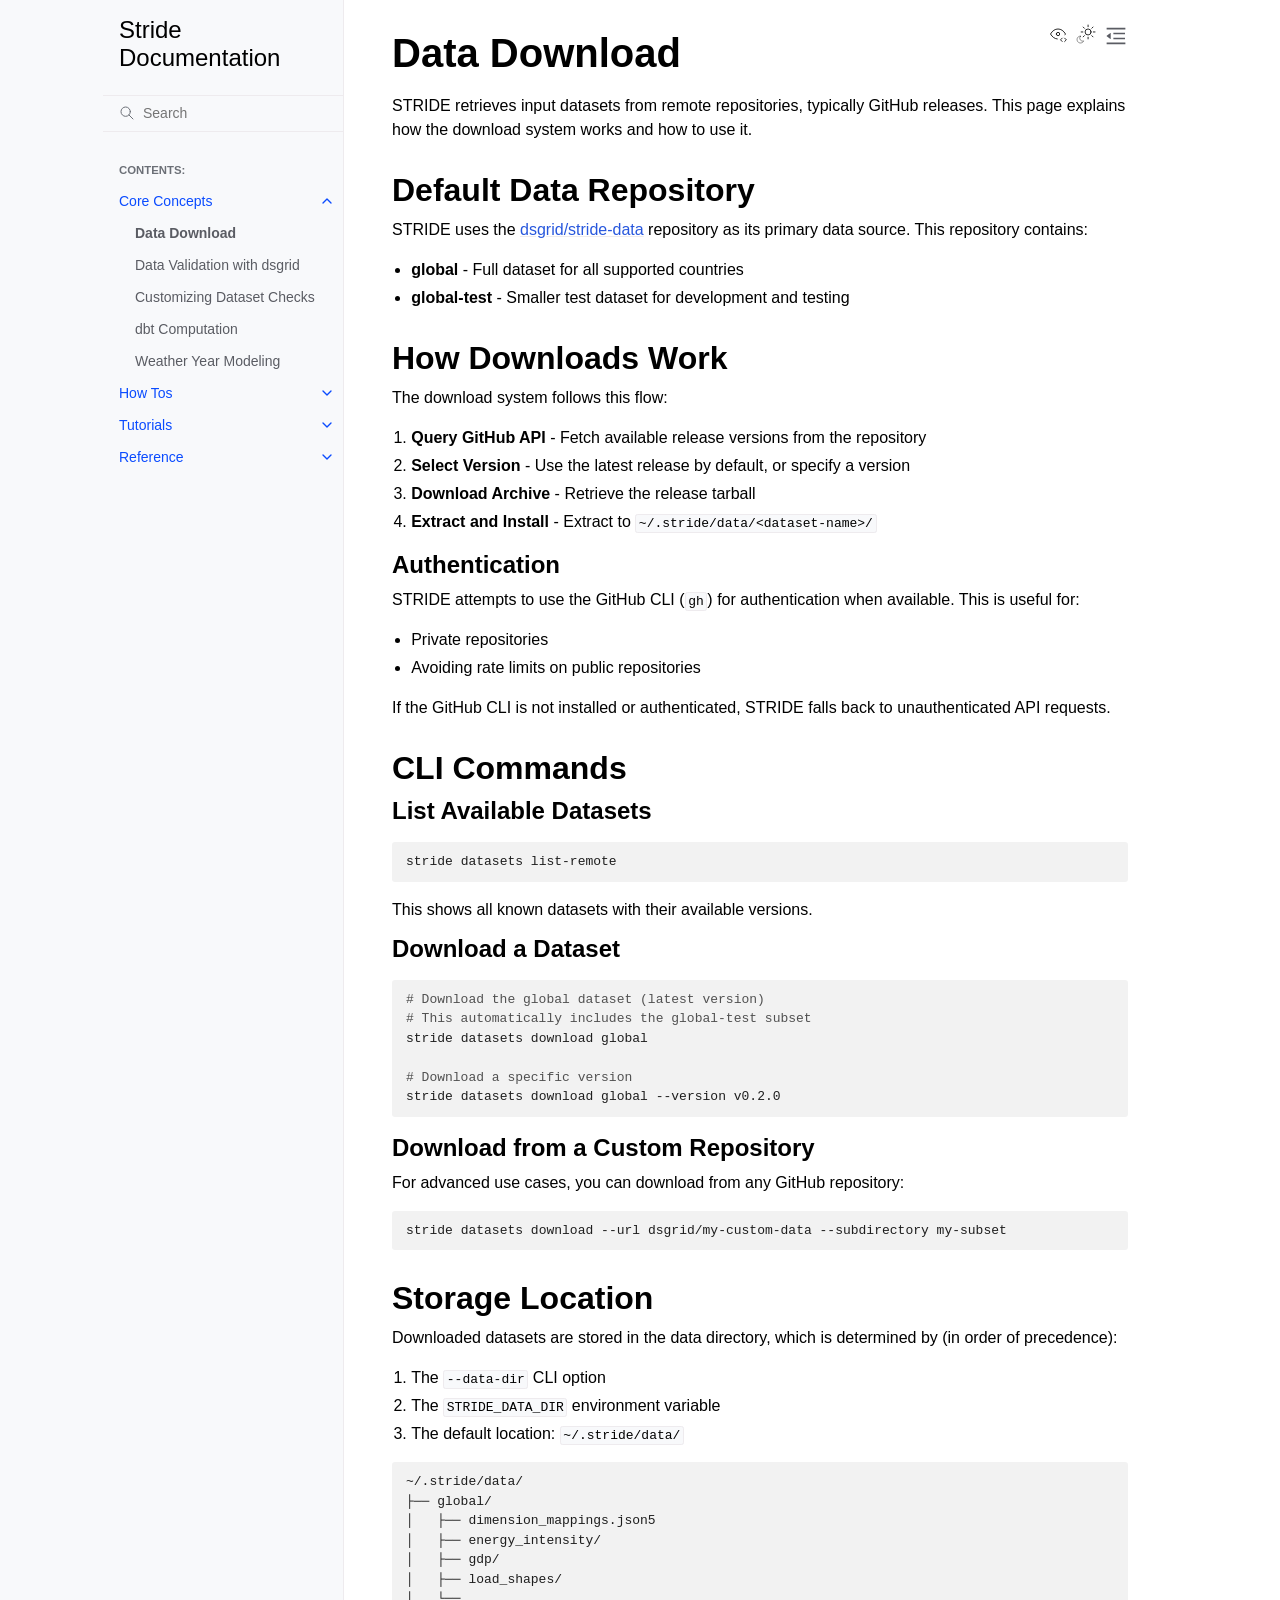
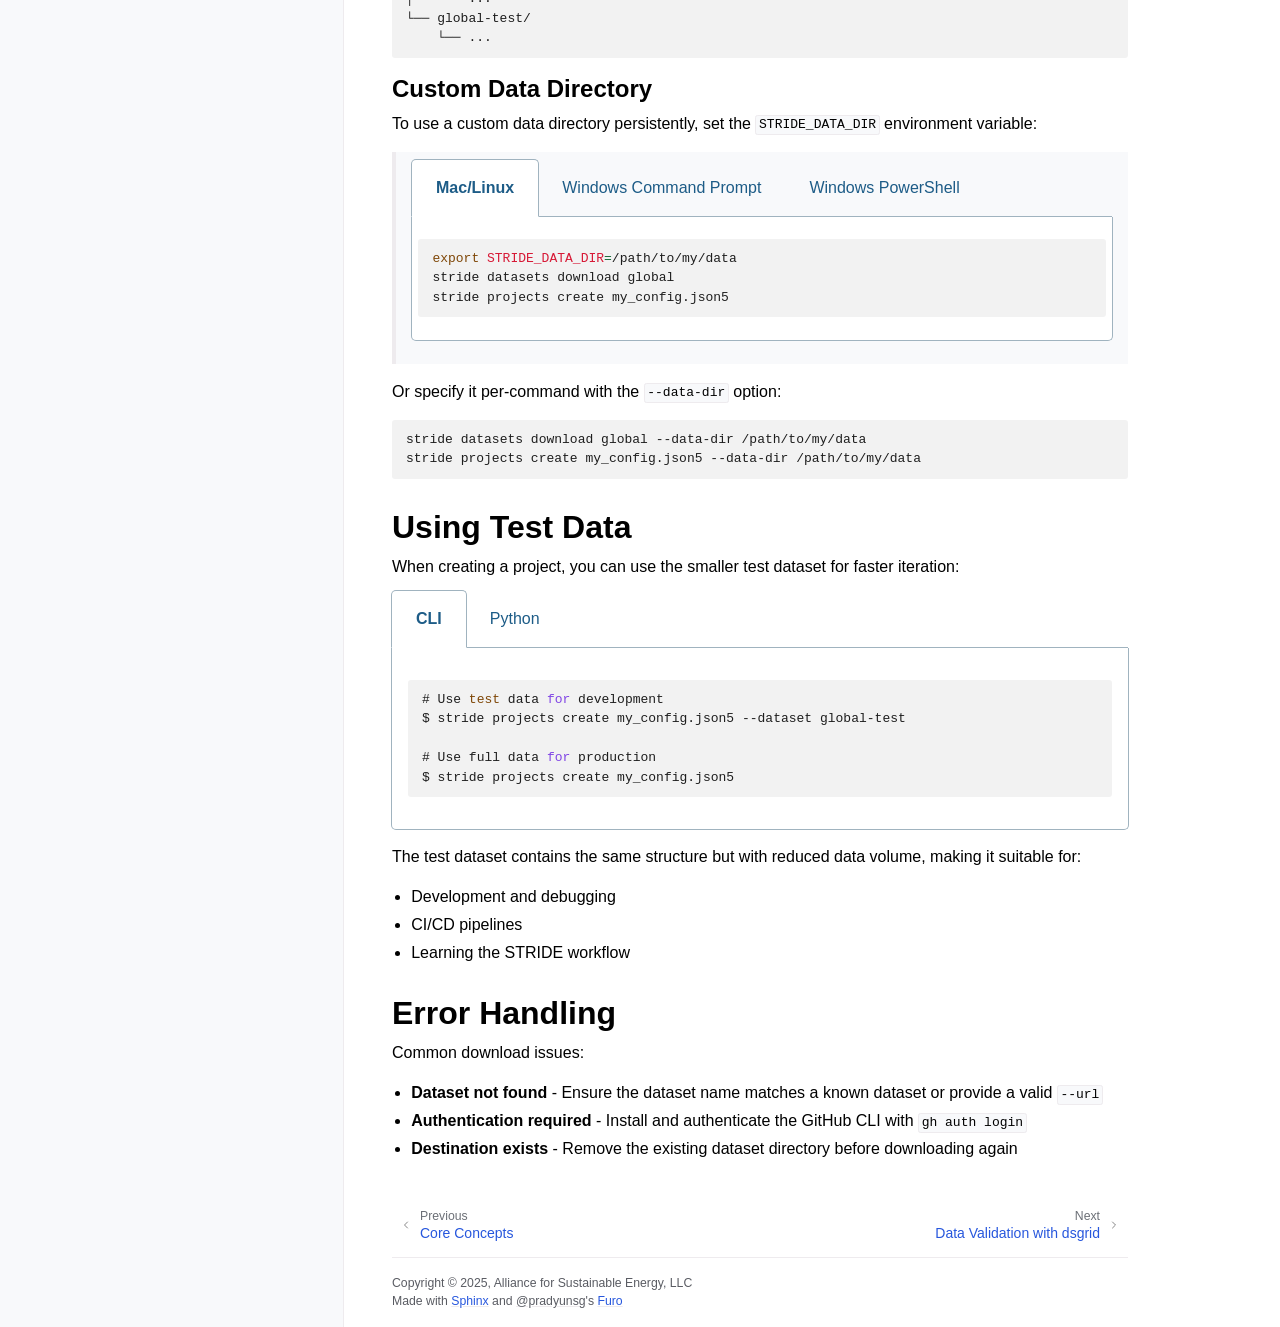
<file: explanation/data_download.html>
<!doctype html>
<html class="no-js" lang="en" data-content_root="../">
  <head><meta charset="utf-8">
    <meta name="viewport" content="width=device-width,initial-scale=1">
    <meta name="color-scheme" content="light dark"><meta name="viewport" content="width=device-width, initial-scale=1" />
<link rel="index" title="Index" href="../genindex.html"><link rel="search" title="Search" href="../search.html"><link rel="next" title="Data Validation with dsgrid" href="data_validation.html"><link rel="prev" title="Core Concepts" href="index.html">

    <!-- Generated with Sphinx 8.2.3 and Furo 2025.12.19 -->
        <title>Data Download - Stride Documentation</title>
      <link rel="stylesheet" type="text/css" href="../_static/pygments.css?v=d111a655" />
    <link rel="stylesheet" type="text/css" href="../_static/styles/furo.css?v=7bdb33bb" />
    <link rel="stylesheet" type="text/css" href="../_static/copybutton.css?v=76b2166b" />
    <link rel="stylesheet" type="text/css" href="../_static/autodoc_pydantic.css" />
    <link rel="stylesheet" type="text/css" href="../_static/tabs.css?v=a5c4661c" />
    <link rel="stylesheet" type="text/css" href="../_static/styles/furo-extensions.css?v=8dab3a3b" />
    
    


<style>
  body {
    --color-code-background: #f2f2f2;
  --color-code-foreground: #1e1e1e;
  
  }
  @media not print {
    body[data-theme="dark"] {
      --color-code-background: #202020;
  --color-code-foreground: #d0d0d0;
  
    }
    @media (prefers-color-scheme: dark) {
      body:not([data-theme="light"]) {
        --color-code-background: #202020;
  --color-code-foreground: #d0d0d0;
  
      }
    }
  }
</style></head>
  <body>
    
    <script>
      document.body.dataset.theme = localStorage.getItem("theme") || "auto";
    </script>
    

<svg xmlns="http://www.w3.org/2000/svg" style="display: none;">
  <symbol id="svg-toc" viewBox="0 0 24 24">
    <title>Contents</title>
    <svg stroke="currentColor" fill="currentColor" stroke-width="0" viewBox="0 0 1024 1024">
      <path d="M408 442h480c4.4 0 8-3.6 8-8v-56c0-4.4-3.6-8-8-8H408c-4.4 0-8 3.6-8 8v56c0 4.4 3.6 8 8 8zm-8 204c0 4.4 3.6 8 8 8h480c4.4 0 8-3.6 8-8v-56c0-4.4-3.6-8-8-8H408c-4.4 0-8 3.6-8 8v56zm504-486H120c-4.4 0-8 3.6-8 8v56c0 4.4 3.6 8 8 8h784c4.4 0 8-3.6 8-8v-56c0-4.4-3.6-8-8-8zm0 632H120c-4.4 0-8 3.6-8 8v56c0 4.4 3.6 8 8 8h784c4.4 0 8-3.6 8-8v-56c0-4.4-3.6-8-8-8zM115.4 518.9L271.7 642c5.8 4.6 14.4.5 14.4-6.9V388.9c0-7.4-8.5-11.5-14.4-6.9L115.4 505.1a8.74 8.74 0 0 0 0 13.8z"/>
    </svg>
  </symbol>
  <symbol id="svg-menu" viewBox="0 0 24 24">
    <title>Menu</title>
    <svg xmlns="http://www.w3.org/2000/svg" viewBox="0 0 24 24" fill="none" stroke="currentColor"
      stroke-width="2" stroke-linecap="round" stroke-linejoin="round" class="feather-menu">
      <line x1="3" y1="12" x2="21" y2="12"></line>
      <line x1="3" y1="6" x2="21" y2="6"></line>
      <line x1="3" y1="18" x2="21" y2="18"></line>
    </svg>
  </symbol>
  <symbol id="svg-arrow-right" viewBox="0 0 24 24">
    <title>Expand</title>
    <svg xmlns="http://www.w3.org/2000/svg" viewBox="0 0 24 24" fill="none" stroke="currentColor"
      stroke-width="2" stroke-linecap="round" stroke-linejoin="round" class="feather-chevron-right">
      <polyline points="9 18 15 12 9 6"></polyline>
    </svg>
  </symbol>
  <symbol id="svg-sun" viewBox="0 0 24 24">
    <title>Light mode</title>
    <svg xmlns="http://www.w3.org/2000/svg" viewBox="0 0 24 24" fill="none" stroke="currentColor"
      stroke-width="1" stroke-linecap="round" stroke-linejoin="round" class="feather-sun">
      <circle cx="12" cy="12" r="5"></circle>
      <line x1="12" y1="1" x2="12" y2="3"></line>
      <line x1="12" y1="21" x2="12" y2="23"></line>
      <line x1="4.22" y1="4.22" x2="5.64" y2="5.64"></line>
      <line x1="18.36" y1="18.36" x2="19.78" y2="19.78"></line>
      <line x1="1" y1="12" x2="3" y2="12"></line>
      <line x1="21" y1="12" x2="23" y2="12"></line>
      <line x1="4.22" y1="19.78" x2="5.64" y2="18.36"></line>
      <line x1="18.36" y1="5.64" x2="19.78" y2="4.22"></line>
    </svg>
  </symbol>
  <symbol id="svg-moon" viewBox="0 0 24 24">
    <title>Dark mode</title>
    <svg xmlns="http://www.w3.org/2000/svg" viewBox="0 0 24 24" fill="none" stroke="currentColor"
      stroke-width="1" stroke-linecap="round" stroke-linejoin="round" class="icon-tabler-moon">
      <path stroke="none" d="M0 0h24v24H0z" fill="none" />
      <path d="M12 3c.132 0 .263 0 .393 0a7.5 7.5 0 0 0 7.92 12.446a9 9 0 1 1 -8.313 -12.454z" />
    </svg>
  </symbol>
  <symbol id="svg-sun-with-moon" viewBox="0 0 24 24">
    <title>Auto light/dark, in light mode</title>
    <svg xmlns="http://www.w3.org/2000/svg" viewBox="0 0 24 24" fill="none" stroke="currentColor"
      stroke-width="1" stroke-linecap="round" stroke-linejoin="round"
      class="icon-custom-derived-from-feather-sun-and-tabler-moon">
      <path style="opacity: 50%" d="M 5.411 14.504 C 5.471 14.504 5.532 14.504 5.591 14.504 C 3.639 16.319 4.383 19.569 6.931 20.352 C 7.693 20.586 8.512 20.551 9.25 20.252 C 8.023 23.207 4.056 23.725 2.11 21.184 C 0.166 18.642 1.702 14.949 4.874 14.536 C 5.051 14.512 5.231 14.5 5.411 14.5 L 5.411 14.504 Z"/>
      <line x1="14.5" y1="3.25" x2="14.5" y2="1.25"/>
      <line x1="14.5" y1="15.85" x2="14.5" y2="17.85"/>
      <line x1="10.044" y1="5.094" x2="8.63" y2="3.68"/>
      <line x1="19" y1="14.05" x2="20.414" y2="15.464"/>
      <line x1="8.2" y1="9.55" x2="6.2" y2="9.55"/>
      <line x1="20.8" y1="9.55" x2="22.8" y2="9.55"/>
      <line x1="10.044" y1="14.006" x2="8.63" y2="15.42"/>
      <line x1="19" y1="5.05" x2="20.414" y2="3.636"/>
      <circle cx="14.5" cy="9.55" r="3.6"/>
    </svg>
  </symbol>
  <symbol id="svg-moon-with-sun" viewBox="0 0 24 24">
    <title>Auto light/dark, in dark mode</title>
    <svg xmlns="http://www.w3.org/2000/svg" viewBox="0 0 24 24" fill="none" stroke="currentColor"
      stroke-width="1" stroke-linecap="round" stroke-linejoin="round"
      class="icon-custom-derived-from-feather-sun-and-tabler-moon">
      <path d="M 8.282 7.007 C 8.385 7.007 8.494 7.007 8.595 7.007 C 5.18 10.184 6.481 15.869 10.942 17.24 C 12.275 17.648 13.706 17.589 15 17.066 C 12.851 22.236 5.91 23.143 2.505 18.696 C -0.897 14.249 1.791 7.786 7.342 7.063 C 7.652 7.021 7.965 7 8.282 7 L 8.282 7.007 Z"/>
      <line style="opacity: 50%" x1="18" y1="3.705" x2="18" y2="2.5"/>
      <line style="opacity: 50%" x1="18" y1="11.295" x2="18" y2="12.5"/>
      <line style="opacity: 50%" x1="15.316" y1="4.816" x2="14.464" y2="3.964"/>
      <line style="opacity: 50%" x1="20.711" y1="10.212" x2="21.563" y2="11.063"/>
      <line style="opacity: 50%" x1="14.205" y1="7.5" x2="13.001" y2="7.5"/>
      <line style="opacity: 50%" x1="21.795" y1="7.5" x2="23" y2="7.5"/>
      <line style="opacity: 50%" x1="15.316" y1="10.184" x2="14.464" y2="11.036"/>
      <line style="opacity: 50%" x1="20.711" y1="4.789" x2="21.563" y2="3.937"/>
      <circle style="opacity: 50%" cx="18" cy="7.5" r="2.169"/>
    </svg>
  </symbol>
  <symbol id="svg-pencil" viewBox="0 0 24 24">
    <svg xmlns="http://www.w3.org/2000/svg" viewBox="0 0 24 24" fill="none" stroke="currentColor"
      stroke-width="1" stroke-linecap="round" stroke-linejoin="round" class="icon-tabler-pencil-code">
      <path d="M4 20h4l10.5 -10.5a2.828 2.828 0 1 0 -4 -4l-10.5 10.5v4" />
      <path d="M13.5 6.5l4 4" />
      <path d="M20 21l2 -2l-2 -2" />
      <path d="M17 17l-2 2l2 2" />
    </svg>
  </symbol>
  <symbol id="svg-eye" viewBox="0 0 24 24">
    <svg xmlns="http://www.w3.org/2000/svg" viewBox="0 0 24 24" fill="none" stroke="currentColor"
      stroke-width="1" stroke-linecap="round" stroke-linejoin="round" class="icon-tabler-eye-code">
      <path stroke="none" d="M0 0h24v24H0z" fill="none" />
      <path d="M10 12a2 2 0 1 0 4 0a2 2 0 0 0 -4 0" />
      <path
        d="M11.11 17.958c-3.209 -.307 -5.91 -2.293 -8.11 -5.958c2.4 -4 5.4 -6 9 -6c3.6 0 6.6 2 9 6c-.21 .352 -.427 .688 -.647 1.008" />
      <path d="M20 21l2 -2l-2 -2" />
      <path d="M17 17l-2 2l2 2" />
    </svg>
  </symbol>
</svg>

<input type="checkbox" class="sidebar-toggle" name="__navigation" id="__navigation" aria-label="Toggle site navigation sidebar">
<input type="checkbox" class="sidebar-toggle" name="__toc" id="__toc" aria-label="Toggle table of contents sidebar">
<label class="overlay sidebar-overlay" for="__navigation"></label>
<label class="overlay toc-overlay" for="__toc"></label>

<a class="skip-to-content muted-link" href="#furo-main-content">Skip to content</a>



<div class="page">
  <header class="mobile-header">
    <div class="header-left">
      <label class="nav-overlay-icon" for="__navigation">
        <span class="icon"><svg><use href="#svg-menu"></use></svg></span>
      </label>
    </div>
    <div class="header-center">
      <a href="../index.html"><div class="brand">Stride Documentation</div></a>
    </div>
    <div class="header-right">
      <div class="theme-toggle-container theme-toggle-header">
        <button class="theme-toggle" aria-label="Toggle Light / Dark / Auto color theme">
          <svg class="theme-icon-when-auto-light"><use href="#svg-sun-with-moon"></use></svg>
          <svg class="theme-icon-when-auto-dark"><use href="#svg-moon-with-sun"></use></svg>
          <svg class="theme-icon-when-dark"><use href="#svg-moon"></use></svg>
          <svg class="theme-icon-when-light"><use href="#svg-sun"></use></svg>
        </button>
      </div>
      <label class="toc-overlay-icon toc-header-icon" for="__toc">
        <span class="icon"><svg><use href="#svg-toc"></use></svg></span>
      </label>
    </div>
  </header>
  <aside class="sidebar-drawer">
    <div class="sidebar-container">
      
      <div class="sidebar-sticky"><a class="sidebar-brand" href="../index.html">
  
  <span class="sidebar-brand-text">Stride Documentation</span>
  
</a><form class="sidebar-search-container" method="get" action="../search.html" role="search">
  <input class="sidebar-search" placeholder="Search" name="q" aria-label="Search">
  <input type="hidden" name="check_keywords" value="yes">
  <input type="hidden" name="area" value="default">
</form>
<div id="searchbox"></div><div class="sidebar-scroll"><div class="sidebar-tree">
  <p class="caption" role="heading"><span class="caption-text">Contents:</span></p>
<ul class="current">
<li class="toctree-l1 current has-children"><a class="reference internal" href="index.html">Core Concepts</a><input aria-label="Toggle navigation of Core Concepts" checked="" class="toctree-checkbox" id="toctree-checkbox-1" name="toctree-checkbox-1" role="switch" type="checkbox"/><label for="toctree-checkbox-1"><span class="icon"><svg><use href="#svg-arrow-right"></use></svg></span></label><ul class="current">
<li class="toctree-l2 current current-page"><a class="current reference internal" href="#">Data Download</a></li>
<li class="toctree-l2"><a class="reference internal" href="data_validation.html">Data Validation with dsgrid</a></li>
<li class="toctree-l2"><a class="reference internal" href="customizing_checks.html">Customizing Dataset Checks</a></li>
<li class="toctree-l2"><a class="reference internal" href="dbt_computation.html">dbt Computation</a></li>
<li class="toctree-l2"><a class="reference internal" href="weather_year_modeling.html">Weather Year Modeling</a></li>
</ul>
</li>
<li class="toctree-l1 has-children"><a class="reference internal" href="../how_tos/index.html">How Tos</a><input aria-label="Toggle navigation of How Tos" class="toctree-checkbox" id="toctree-checkbox-2" name="toctree-checkbox-2" role="switch" type="checkbox"/><label for="toctree-checkbox-2"><span class="icon"><svg><use href="#svg-arrow-right"></use></svg></span></label><ul>
<li class="toctree-l2"><a class="reference internal" href="../how_tos/getting_started/index.html">Getting Started</a></li>
<li class="toctree-l2"><a class="reference internal" href="../how_tos/download_datasets.html">Download Datasets</a></li>
<li class="toctree-l2"><a class="reference internal" href="../how_tos/override_calculated_tables.html">Override Calculated Tables</a></li>
<li class="toctree-l2"><a class="reference internal" href="../how_tos/launch_dashboard.html">Launch the Dashboard</a></li>
<li class="toctree-l2"><a class="reference internal" href="../how_tos/customize_palette.html">Customize the Color Palette</a></li>
<li class="toctree-l2"><a class="reference internal" href="../how_tos/compare_scenarios.html">Compare Scenarios</a></li>
<li class="toctree-l2"><a class="reference internal" href="../how_tos/export_results.html">Export Results</a></li>
</ul>
</li>
<li class="toctree-l1 has-children"><a class="reference internal" href="../tutorials/index.html">Tutorials</a><input aria-label="Toggle navigation of Tutorials" class="toctree-checkbox" id="toctree-checkbox-3" name="toctree-checkbox-3" role="switch" type="checkbox"/><label for="toctree-checkbox-3"><span class="icon"><svg><use href="#svg-arrow-right"></use></svg></span></label><ul>
<li class="toctree-l2"><a class="reference internal" href="../tutorials/create_project.html">Create a project</a></li>
<li class="toctree-l2"><a class="reference internal" href="../tutorials/dbt_project.html">Browse the dbt project</a></li>
<li class="toctree-l2"><a class="reference internal" href="../tutorials/manage_calculated_tables.html">Manage calculated tables</a></li>
<li class="toctree-l2"><a class="reference internal" href="../tutorials/data_api_tutorial.html">Process results with Python</a></li>
<li class="toctree-l2"><a class="reference internal" href="../tutorials/debugging_stride.html">Debug stride source code</a></li>
</ul>
</li>
<li class="toctree-l1 has-children"><a class="reference internal" href="../reference/index.html">Reference</a><input aria-label="Toggle navigation of Reference" class="toctree-checkbox" id="toctree-checkbox-4" name="toctree-checkbox-4" role="switch" type="checkbox"/><label for="toctree-checkbox-4"><span class="icon"><svg><use href="#svg-arrow-right"></use></svg></span></label><ul>
<li class="toctree-l2"><a class="reference internal" href="../reference/data_api.html">Data API</a></li>
<li class="toctree-l2"><a class="reference internal" href="../reference/project_api.html">stride Project API</a></li>
<li class="toctree-l2"><a class="reference internal" href="../reference/cli_reference.html">CLI reference</a></li>
</ul>
</li>
</ul>

</div>
</div>

      </div>
      
    </div>
  </aside>
  <div class="main">
    <div class="content">
      <div class="article-container">
        <a href="#" class="back-to-top muted-link">
          <svg xmlns="http://www.w3.org/2000/svg" viewBox="0 0 24 24">
            <path d="M13 20h-2V8l-5.5 5.5-1.42-1.42L12 4.16l7.92 7.92-1.42 1.42L13 8v12z"></path>
          </svg>
          <span>Back to top</span>
        </a>
        <div class="content-icon-container">
          <div class="view-this-page">
  <a class="muted-link" href="../_sources/explanation/data_download.md.txt" title="View this page">
    <svg><use href="#svg-eye"></use></svg>
    <span class="visually-hidden">View this page</span>
  </a>
</div>
<div class="theme-toggle-container theme-toggle-content">
            <button class="theme-toggle" aria-label="Toggle Light / Dark / Auto color theme">
              <svg class="theme-icon-when-auto-light"><use href="#svg-sun-with-moon"></use></svg>
              <svg class="theme-icon-when-auto-dark"><use href="#svg-moon-with-sun"></use></svg>
              <svg class="theme-icon-when-dark"><use href="#svg-moon"></use></svg>
              <svg class="theme-icon-when-light"><use href="#svg-sun"></use></svg>
            </button>
          </div>
          <label class="toc-overlay-icon toc-content-icon" for="__toc">
            <span class="icon"><svg><use href="#svg-toc"></use></svg></span>
          </label>
        </div>
        <article role="main" id="furo-main-content">
          <section id="data-download">
<span id="id1"></span><h1>Data Download<a class="headerlink" href="#data-download" title="Link to this heading">¶</a></h1>
<p>STRIDE retrieves input datasets from remote repositories, typically GitHub releases. This page explains how the download system works and how to use it.</p>
<section id="default-data-repository">
<h2>Default Data Repository<a class="headerlink" href="#default-data-repository" title="Link to this heading">¶</a></h2>
<p>STRIDE uses the <a class="reference external" href="https://github.com/dsgrid/stride-data">dsgrid/stride-data</a> repository as its primary data source. This repository contains:</p>
<ul class="simple">
<li><p><strong>global</strong> - Full dataset for all supported countries</p></li>
<li><p><strong>global-test</strong> - Smaller test dataset for development and testing</p></li>
</ul>
</section>
<section id="how-downloads-work">
<h2>How Downloads Work<a class="headerlink" href="#how-downloads-work" title="Link to this heading">¶</a></h2>
<p>The download system follows this flow:</p>
<ol class="arabic simple">
<li><p><strong>Query GitHub API</strong> - Fetch available release versions from the repository</p></li>
<li><p><strong>Select Version</strong> - Use the latest release by default, or specify a version</p></li>
<li><p><strong>Download Archive</strong> - Retrieve the release tarball</p></li>
<li><p><strong>Extract and Install</strong> - Extract to <code class="docutils literal notranslate"><span class="pre">~/.stride/data/&lt;dataset-name&gt;/</span></code></p></li>
</ol>
<section id="authentication">
<h3>Authentication<a class="headerlink" href="#authentication" title="Link to this heading">¶</a></h3>
<p>STRIDE attempts to use the GitHub CLI (<code class="docutils literal notranslate"><span class="pre">gh</span></code>) for authentication when available. This is useful for:</p>
<ul class="simple">
<li><p>Private repositories</p></li>
<li><p>Avoiding rate limits on public repositories</p></li>
</ul>
<p>If the GitHub CLI is not installed or authenticated, STRIDE falls back to unauthenticated API requests.</p>
</section>
</section>
<section id="cli-commands">
<h2>CLI Commands<a class="headerlink" href="#cli-commands" title="Link to this heading">¶</a></h2>
<section id="list-available-datasets">
<h3>List Available Datasets<a class="headerlink" href="#list-available-datasets" title="Link to this heading">¶</a></h3>
<div class="highlight-bash notranslate"><div class="highlight"><pre><span></span>stride<span class="w"> </span>datasets<span class="w"> </span>list-remote
</pre></div>
</div>
<p>This shows all known datasets with their available versions.</p>
</section>
<section id="download-a-dataset">
<h3>Download a Dataset<a class="headerlink" href="#download-a-dataset" title="Link to this heading">¶</a></h3>
<div class="highlight-bash notranslate"><div class="highlight"><pre><span></span><span class="c1"># Download the global dataset (latest version)</span>
<span class="c1"># This automatically includes the global-test subset</span>
stride<span class="w"> </span>datasets<span class="w"> </span>download<span class="w"> </span>global

<span class="c1"># Download a specific version</span>
stride<span class="w"> </span>datasets<span class="w"> </span>download<span class="w"> </span>global<span class="w"> </span>--version<span class="w"> </span>v0.2.0
</pre></div>
</div>
</section>
<section id="download-from-a-custom-repository">
<h3>Download from a Custom Repository<a class="headerlink" href="#download-from-a-custom-repository" title="Link to this heading">¶</a></h3>
<p>For advanced use cases, you can download from any GitHub repository:</p>
<div class="highlight-bash notranslate"><div class="highlight"><pre><span></span>stride<span class="w"> </span>datasets<span class="w"> </span>download<span class="w"> </span>--url<span class="w"> </span>dsgrid/my-custom-data<span class="w"> </span>--subdirectory<span class="w"> </span>my-subset
</pre></div>
</div>
</section>
</section>
<section id="storage-location">
<h2>Storage Location<a class="headerlink" href="#storage-location" title="Link to this heading">¶</a></h2>
<p>Downloaded datasets are stored in the data directory, which is determined by (in order of precedence):</p>
<ol class="arabic simple">
<li><p>The <code class="docutils literal notranslate"><span class="pre">--data-dir</span></code> CLI option</p></li>
<li><p>The <code class="docutils literal notranslate"><span class="pre">STRIDE_DATA_DIR</span></code> environment variable</p></li>
<li><p>The default location: <code class="docutils literal notranslate"><span class="pre">~/.stride/data/</span></code></p></li>
</ol>
<div class="highlight-default notranslate"><div class="highlight"><pre><span></span>~/.stride/data/
├── global/
│   ├── dimension_mappings.json5
│   ├── energy_intensity/
│   ├── gdp/
│   ├── load_shapes/
│   └── ...
└── global-test/
    └── ...
</pre></div>
</div>
<section id="custom-data-directory">
<h3>Custom Data Directory<a class="headerlink" href="#custom-data-directory" title="Link to this heading">¶</a></h3>
<p>To use a custom data directory persistently, set the <code class="docutils literal notranslate"><span class="pre">STRIDE_DATA_DIR</span></code> environment variable:</p>
<blockquote>
<div><div class="sphinx-tabs docutils container">
<div aria-label="Tabbed content" class="closeable" role="tablist"><button aria-controls="panel-0-TWFjL0xpbnV4" aria-selected="true" class="sphinx-tabs-tab code-tab group-tab" id="tab-0-TWFjL0xpbnV4" name="TWFjL0xpbnV4" role="tab" tabindex="0">Mac/Linux</button><button aria-controls="panel-0-V2luZG93cyBDb21tYW5kIFByb21wdA==" aria-selected="false" class="sphinx-tabs-tab code-tab group-tab" id="tab-0-V2luZG93cyBDb21tYW5kIFByb21wdA==" name="V2luZG93cyBDb21tYW5kIFByb21wdA==" role="tab" tabindex="-1">Windows Command Prompt</button><button aria-controls="panel-0-V2luZG93cyBQb3dlclNoZWxs" aria-selected="false" class="sphinx-tabs-tab code-tab group-tab" id="tab-0-V2luZG93cyBQb3dlclNoZWxs" name="V2luZG93cyBQb3dlclNoZWxs" role="tab" tabindex="-1">Windows PowerShell</button></div><div aria-labelledby="tab-0-TWFjL0xpbnV4" class="sphinx-tabs-panel code-tab group-tab" id="panel-0-TWFjL0xpbnV4" name="TWFjL0xpbnV4" role="tabpanel" tabindex="0"><div class="highlight-bash notranslate"><div class="highlight"><pre><span></span><span class="nb">export</span><span class="w"> </span><span class="nv">STRIDE_DATA_DIR</span><span class="o">=</span>/path/to/my/data
stride<span class="w"> </span>datasets<span class="w"> </span>download<span class="w"> </span>global
stride<span class="w"> </span>projects<span class="w"> </span>create<span class="w"> </span>my_config.json5
</pre></div>
</div>
</div><div aria-labelledby="tab-0-V2luZG93cyBDb21tYW5kIFByb21wdA==" class="sphinx-tabs-panel code-tab group-tab" hidden="true" id="panel-0-V2luZG93cyBDb21tYW5kIFByb21wdA==" name="V2luZG93cyBDb21tYW5kIFByb21wdA==" role="tabpanel" tabindex="0"><div class="highlight-bash notranslate"><div class="highlight"><pre><span></span><span class="nb">set</span><span class="w"> </span><span class="nv">STRIDE_DATA_DIR</span><span class="o">=</span>/path/to/my/data
stride<span class="w"> </span>datasets<span class="w"> </span>download<span class="w"> </span>global
stride<span class="w"> </span>projects<span class="w"> </span>create<span class="w"> </span>my_config.json5
</pre></div>
</div>
</div><div aria-labelledby="tab-0-V2luZG93cyBQb3dlclNoZWxs" class="sphinx-tabs-panel code-tab group-tab" hidden="true" id="panel-0-V2luZG93cyBQb3dlclNoZWxs" name="V2luZG93cyBQb3dlclNoZWxs" role="tabpanel" tabindex="0"><div class="highlight-powershell notranslate"><div class="highlight"><pre><span></span><span class="nv">$env:STRIDE_DATA_DIR</span> <span class="p">=</span> <span class="s2">&quot;/path/to/my/data&quot;</span>
<span class="n">stride</span> <span class="n">datasets</span> <span class="n">download</span> <span class="n">global</span>
<span class="n">stride</span> <span class="n">projects</span> <span class="n">create</span> <span class="n">my_config</span><span class="p">.</span><span class="n">json5</span>
</pre></div>
</div>
</div></div>
</div></blockquote>
<p>Or specify it per-command with the <code class="docutils literal notranslate"><span class="pre">--data-dir</span></code> option:</p>
<div class="highlight-bash notranslate"><div class="highlight"><pre><span></span>stride<span class="w"> </span>datasets<span class="w"> </span>download<span class="w"> </span>global<span class="w"> </span>--data-dir<span class="w"> </span>/path/to/my/data
stride<span class="w"> </span>projects<span class="w"> </span>create<span class="w"> </span>my_config.json5<span class="w"> </span>--data-dir<span class="w"> </span>/path/to/my/data
</pre></div>
</div>
</section>
</section>
<section id="using-test-data">
<h2>Using Test Data<a class="headerlink" href="#using-test-data" title="Link to this heading">¶</a></h2>
<p>When creating a project, you can use the smaller test dataset for faster iteration:</p>
<div class="sphinx-tabs docutils container">
<div aria-label="Tabbed content" class="closeable" role="tablist"><button aria-controls="panel-1-1-0" aria-selected="true" class="sphinx-tabs-tab" id="tab-1-1-0" name="1-0" role="tab" tabindex="0">CLI</button><button aria-controls="panel-1-1-1" aria-selected="false" class="sphinx-tabs-tab" id="tab-1-1-1" name="1-1" role="tab" tabindex="-1">Python</button></div><div aria-labelledby="tab-1-1-0" class="sphinx-tabs-panel" id="panel-1-1-0" name="1-0" role="tabpanel" tabindex="0"><div class="highlight-console notranslate"><div class="highlight"><pre><span></span><span class="gp"># </span>Use<span class="w"> </span><span class="nb">test</span><span class="w"> </span>data<span class="w"> </span><span class="k">for</span><span class="w"> </span>development
<span class="gp">$ </span>stride<span class="w"> </span>projects<span class="w"> </span>create<span class="w"> </span>my_config.json5<span class="w"> </span>--dataset<span class="w"> </span>global-test

<span class="gp"># </span>Use<span class="w"> </span>full<span class="w"> </span>data<span class="w"> </span><span class="k">for</span><span class="w"> </span>production
<span class="gp">$ </span>stride<span class="w"> </span>projects<span class="w"> </span>create<span class="w"> </span>my_config.json5
</pre></div>
</div>
</div><div aria-labelledby="tab-1-1-1" class="sphinx-tabs-panel" hidden="true" id="panel-1-1-1" name="1-1" role="tabpanel" tabindex="0"><div class="highlight-python notranslate"><div class="highlight"><pre><span></span><span class="kn">from</span><span class="w"> </span><span class="nn">stride</span><span class="w"> </span><span class="kn">import</span> <span class="n">Project</span>

<span class="c1"># Use test data for development</span>
<span class="n">project</span> <span class="o">=</span> <span class="n">Project</span><span class="o">.</span><span class="n">create</span><span class="p">(</span><span class="s2">&quot;my_config.json5&quot;</span><span class="p">,</span> <span class="n">dataset</span><span class="o">=</span><span class="s2">&quot;global-test&quot;</span><span class="p">)</span>

<span class="c1"># Use full data for production</span>
<span class="n">project</span> <span class="o">=</span> <span class="n">Project</span><span class="o">.</span><span class="n">create</span><span class="p">(</span><span class="s2">&quot;my_config.json5&quot;</span><span class="p">)</span>
</pre></div>
</div>
</div></div>
<p>The test dataset contains the same structure but with reduced data volume, making it suitable for:</p>
<ul class="simple">
<li><p>Development and debugging</p></li>
<li><p>CI/CD pipelines</p></li>
<li><p>Learning the STRIDE workflow</p></li>
</ul>
</section>
<section id="error-handling">
<h2>Error Handling<a class="headerlink" href="#error-handling" title="Link to this heading">¶</a></h2>
<p>Common download issues:</p>
<ul class="simple">
<li><p><strong>Dataset not found</strong> - Ensure the dataset name matches a known dataset or provide a valid <code class="docutils literal notranslate"><span class="pre">--url</span></code></p></li>
<li><p><strong>Authentication required</strong> - Install and authenticate the GitHub CLI with <code class="docutils literal notranslate"><span class="pre">gh</span> <span class="pre">auth</span> <span class="pre">login</span></code></p></li>
<li><p><strong>Destination exists</strong> - Remove the existing dataset directory before downloading again</p></li>
</ul>
</section>
</section>

        </article>
      </div>
      <footer>
        
        <div class="related-pages">
          <a class="next-page" href="data_validation.html">
              <div class="page-info">
                <div class="context">
                  <span>Next</span>
                </div>
                <div class="title">Data Validation with dsgrid</div>
              </div>
              <svg class="furo-related-icon"><use href="#svg-arrow-right"></use></svg>
            </a>
          <a class="prev-page" href="index.html">
              <svg class="furo-related-icon"><use href="#svg-arrow-right"></use></svg>
              <div class="page-info">
                <div class="context">
                  <span>Previous</span>
                </div>
                
                <div class="title">Core Concepts</div>
                
              </div>
            </a>
        </div>
        <div class="bottom-of-page">
          <div class="left-details">
            <div class="copyright">
                Copyright &#169; 2025, Alliance for Sustainable Energy, LLC
            </div>
            Made with <a href="https://www.sphinx-doc.org/">Sphinx</a> and <a class="muted-link" href="https://pradyunsg.me">@pradyunsg</a>'s
            
            <a href="https://github.com/pradyunsg/furo">Furo</a>
            
          </div>
          <div class="right-details">
            
          </div>
        </div>
        
      </footer>
    </div>
    <aside class="toc-drawer">
      
      
      <div class="toc-sticky toc-scroll">
        <div class="toc-title-container">
          <span class="toc-title">
            On this page
          </span>
        </div>
        <div class="toc-tree-container">
          <div class="toc-tree">
            <ul>
<li><a class="reference internal" href="#">Data Download</a><ul>
<li><a class="reference internal" href="#default-data-repository">Default Data Repository</a></li>
<li><a class="reference internal" href="#how-downloads-work">How Downloads Work</a><ul>
<li><a class="reference internal" href="#authentication">Authentication</a></li>
</ul>
</li>
<li><a class="reference internal" href="#cli-commands">CLI Commands</a><ul>
<li><a class="reference internal" href="#list-available-datasets">List Available Datasets</a></li>
<li><a class="reference internal" href="#download-a-dataset">Download a Dataset</a></li>
<li><a class="reference internal" href="#download-from-a-custom-repository">Download from a Custom Repository</a></li>
</ul>
</li>
<li><a class="reference internal" href="#storage-location">Storage Location</a><ul>
<li><a class="reference internal" href="#custom-data-directory">Custom Data Directory</a></li>
</ul>
</li>
<li><a class="reference internal" href="#using-test-data">Using Test Data</a></li>
<li><a class="reference internal" href="#error-handling">Error Handling</a></li>
</ul>
</li>
</ul>

          </div>
        </div>
      </div>
      
      
    </aside>
  </div>
</div><script src="../_static/documentation_options.js?v=f539c95a"></script>
    <script src="../_static/doctools.js?v=9bcbadda"></script>
    <script src="../_static/sphinx_highlight.js?v=dc90522c"></script>
    <script src="../_static/scripts/furo.js?v=46bd48cc"></script>
    <script src="../_static/clipboard.min.js?v=a7894cd8"></script>
    <script src="../_static/copybutton.js?v=3a0c56fd"></script>
    <script src="../_static/tabs.js?v=3030b3cb"></script>
    </body>
</html>
</file>
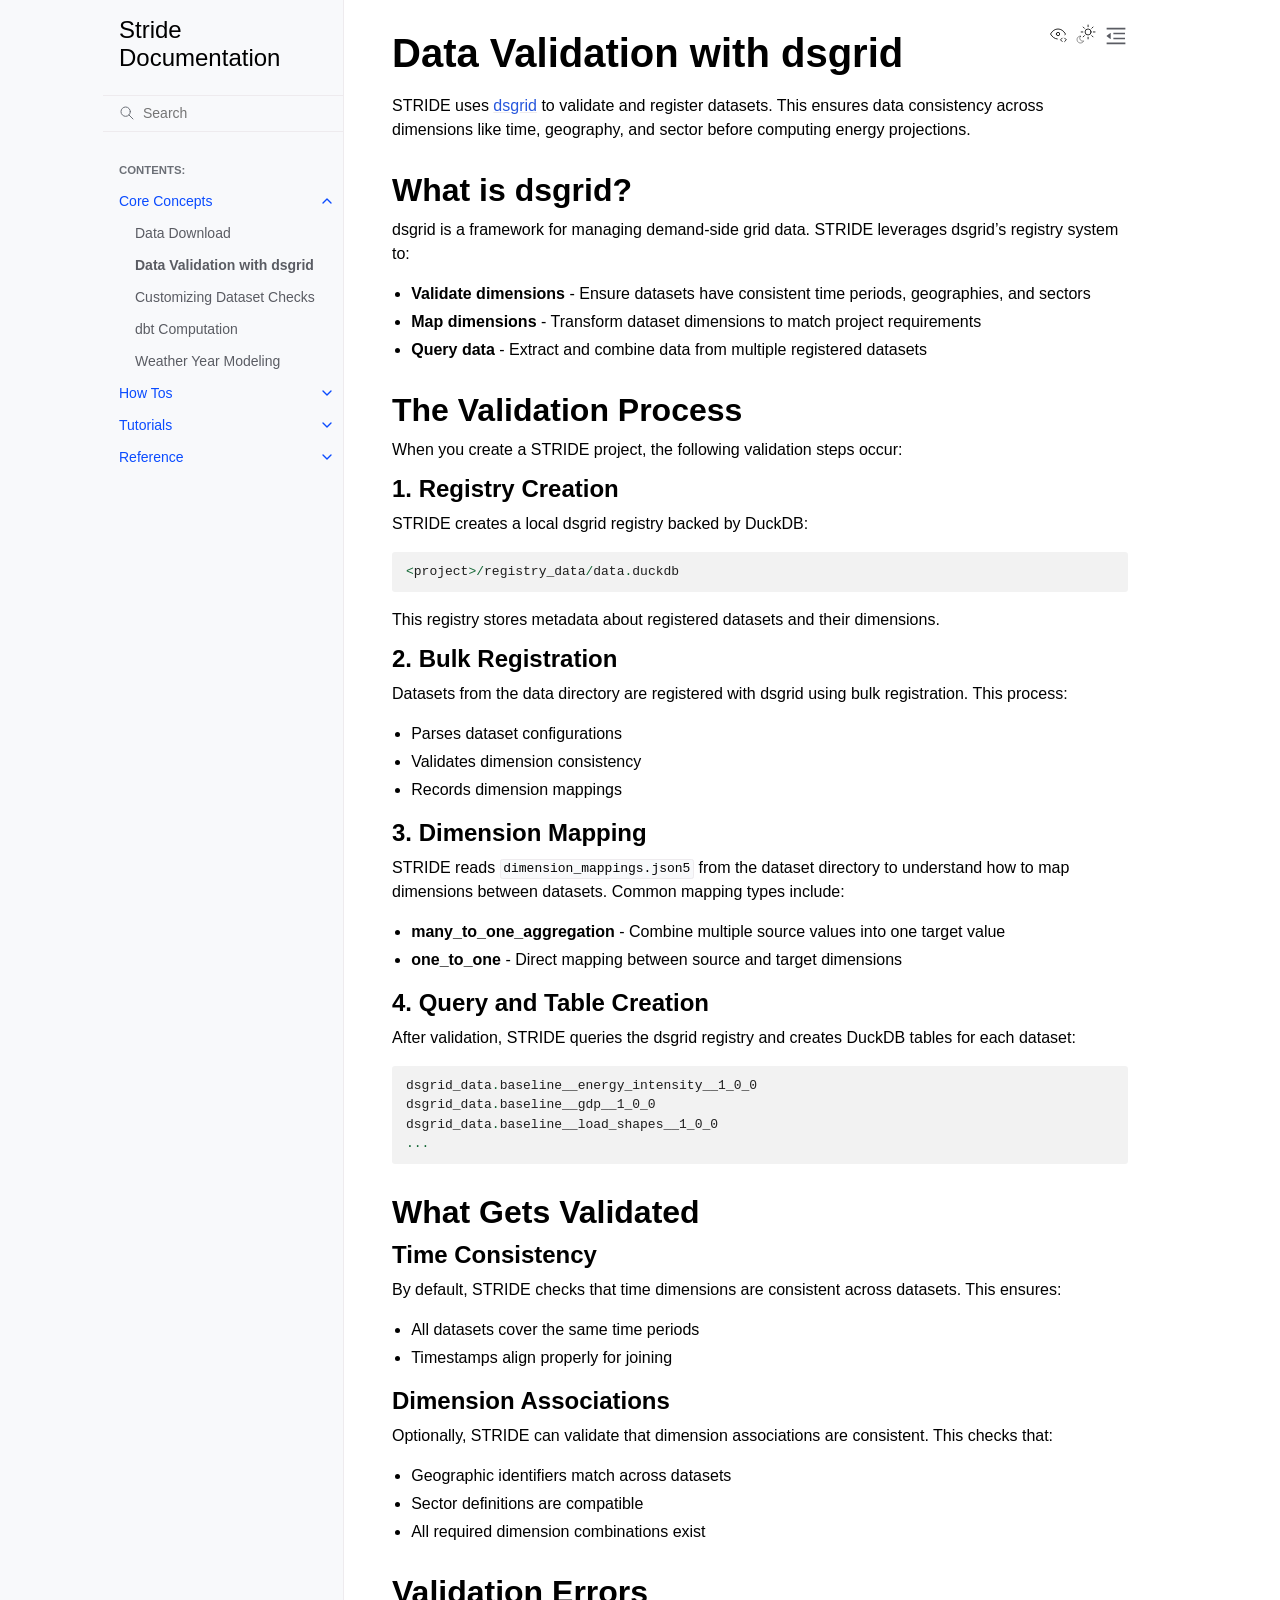
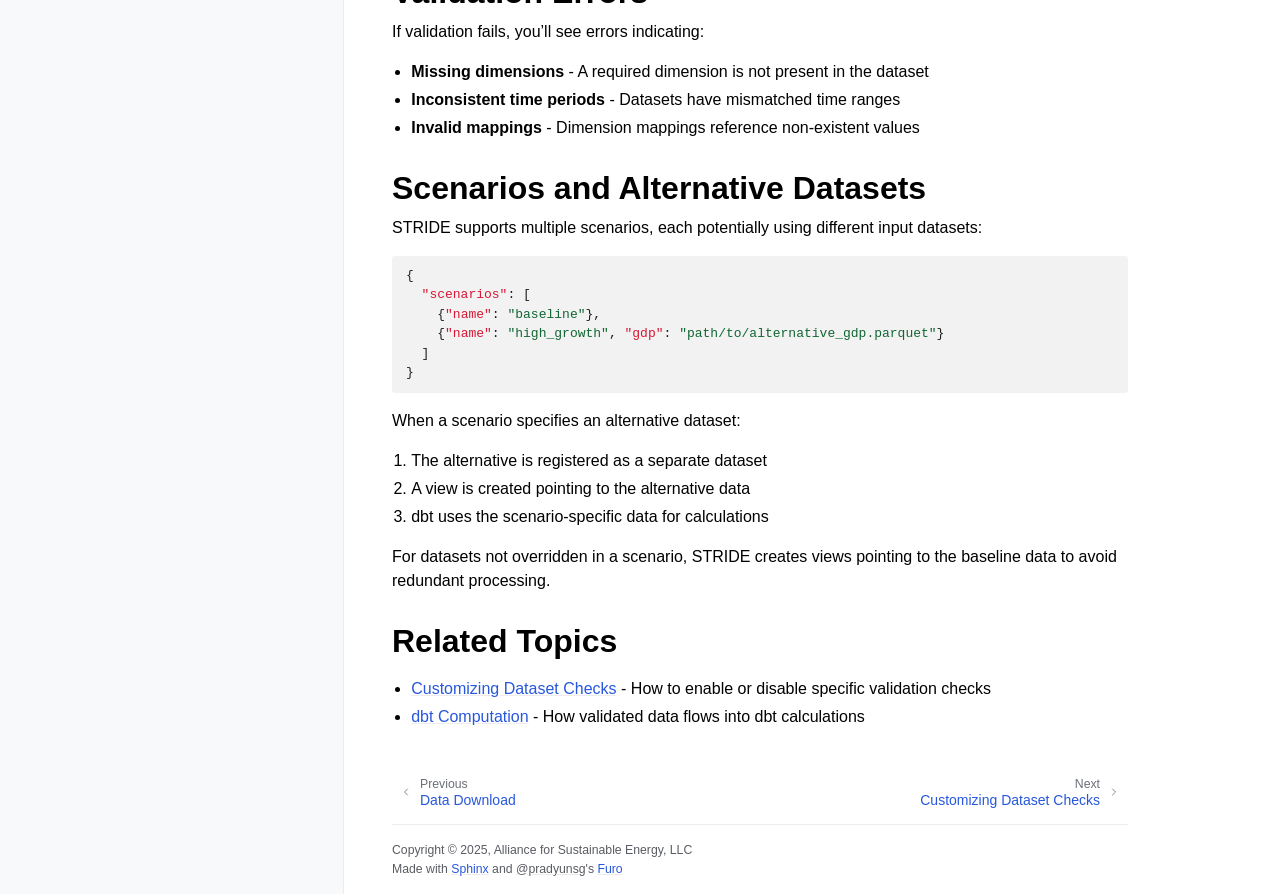
<file: explanation/data_validation.html>
<!doctype html>
<html class="no-js" lang="en" data-content_root="../">
  <head><meta charset="utf-8">
    <meta name="viewport" content="width=device-width,initial-scale=1">
    <meta name="color-scheme" content="light dark"><meta name="viewport" content="width=device-width, initial-scale=1" />
<link rel="index" title="Index" href="../genindex.html"><link rel="search" title="Search" href="../search.html"><link rel="next" title="Customizing Dataset Checks" href="customizing_checks.html"><link rel="prev" title="Data Download" href="data_download.html">

    <!-- Generated with Sphinx 8.2.3 and Furo 2025.12.19 -->
        <title>Data Validation with dsgrid - Stride Documentation</title>
      <link rel="stylesheet" type="text/css" href="../_static/pygments.css?v=d111a655" />
    <link rel="stylesheet" type="text/css" href="../_static/styles/furo.css?v=7bdb33bb" />
    <link rel="stylesheet" type="text/css" href="../_static/copybutton.css?v=76b2166b" />
    <link rel="stylesheet" type="text/css" href="../_static/autodoc_pydantic.css" />
    <link rel="stylesheet" type="text/css" href="../_static/styles/furo-extensions.css?v=8dab3a3b" />
    
    


<style>
  body {
    --color-code-background: #f2f2f2;
  --color-code-foreground: #1e1e1e;
  
  }
  @media not print {
    body[data-theme="dark"] {
      --color-code-background: #202020;
  --color-code-foreground: #d0d0d0;
  
    }
    @media (prefers-color-scheme: dark) {
      body:not([data-theme="light"]) {
        --color-code-background: #202020;
  --color-code-foreground: #d0d0d0;
  
      }
    }
  }
</style></head>
  <body>
    
    <script>
      document.body.dataset.theme = localStorage.getItem("theme") || "auto";
    </script>
    

<svg xmlns="http://www.w3.org/2000/svg" style="display: none;">
  <symbol id="svg-toc" viewBox="0 0 24 24">
    <title>Contents</title>
    <svg stroke="currentColor" fill="currentColor" stroke-width="0" viewBox="0 0 1024 1024">
      <path d="M408 442h480c4.4 0 8-3.6 8-8v-56c0-4.4-3.6-8-8-8H408c-4.4 0-8 3.6-8 8v56c0 4.4 3.6 8 8 8zm-8 204c0 4.4 3.6 8 8 8h480c4.4 0 8-3.6 8-8v-56c0-4.4-3.6-8-8-8H408c-4.4 0-8 3.6-8 8v56zm504-486H120c-4.4 0-8 3.6-8 8v56c0 4.4 3.6 8 8 8h784c4.4 0 8-3.6 8-8v-56c0-4.4-3.6-8-8-8zm0 632H120c-4.4 0-8 3.6-8 8v56c0 4.4 3.6 8 8 8h784c4.4 0 8-3.6 8-8v-56c0-4.4-3.6-8-8-8zM115.4 518.9L271.7 642c5.8 4.6 14.4.5 14.4-6.9V388.9c0-7.4-8.5-11.5-14.4-6.9L115.4 505.1a8.74 8.74 0 0 0 0 13.8z"/>
    </svg>
  </symbol>
  <symbol id="svg-menu" viewBox="0 0 24 24">
    <title>Menu</title>
    <svg xmlns="http://www.w3.org/2000/svg" viewBox="0 0 24 24" fill="none" stroke="currentColor"
      stroke-width="2" stroke-linecap="round" stroke-linejoin="round" class="feather-menu">
      <line x1="3" y1="12" x2="21" y2="12"></line>
      <line x1="3" y1="6" x2="21" y2="6"></line>
      <line x1="3" y1="18" x2="21" y2="18"></line>
    </svg>
  </symbol>
  <symbol id="svg-arrow-right" viewBox="0 0 24 24">
    <title>Expand</title>
    <svg xmlns="http://www.w3.org/2000/svg" viewBox="0 0 24 24" fill="none" stroke="currentColor"
      stroke-width="2" stroke-linecap="round" stroke-linejoin="round" class="feather-chevron-right">
      <polyline points="9 18 15 12 9 6"></polyline>
    </svg>
  </symbol>
  <symbol id="svg-sun" viewBox="0 0 24 24">
    <title>Light mode</title>
    <svg xmlns="http://www.w3.org/2000/svg" viewBox="0 0 24 24" fill="none" stroke="currentColor"
      stroke-width="1" stroke-linecap="round" stroke-linejoin="round" class="feather-sun">
      <circle cx="12" cy="12" r="5"></circle>
      <line x1="12" y1="1" x2="12" y2="3"></line>
      <line x1="12" y1="21" x2="12" y2="23"></line>
      <line x1="4.22" y1="4.22" x2="5.64" y2="5.64"></line>
      <line x1="18.36" y1="18.36" x2="19.78" y2="19.78"></line>
      <line x1="1" y1="12" x2="3" y2="12"></line>
      <line x1="21" y1="12" x2="23" y2="12"></line>
      <line x1="4.22" y1="19.78" x2="5.64" y2="18.36"></line>
      <line x1="18.36" y1="5.64" x2="19.78" y2="4.22"></line>
    </svg>
  </symbol>
  <symbol id="svg-moon" viewBox="0 0 24 24">
    <title>Dark mode</title>
    <svg xmlns="http://www.w3.org/2000/svg" viewBox="0 0 24 24" fill="none" stroke="currentColor"
      stroke-width="1" stroke-linecap="round" stroke-linejoin="round" class="icon-tabler-moon">
      <path stroke="none" d="M0 0h24v24H0z" fill="none" />
      <path d="M12 3c.132 0 .263 0 .393 0a7.5 7.5 0 0 0 7.92 12.446a9 9 0 1 1 -8.313 -12.454z" />
    </svg>
  </symbol>
  <symbol id="svg-sun-with-moon" viewBox="0 0 24 24">
    <title>Auto light/dark, in light mode</title>
    <svg xmlns="http://www.w3.org/2000/svg" viewBox="0 0 24 24" fill="none" stroke="currentColor"
      stroke-width="1" stroke-linecap="round" stroke-linejoin="round"
      class="icon-custom-derived-from-feather-sun-and-tabler-moon">
      <path style="opacity: 50%" d="M 5.411 14.504 C 5.471 14.504 5.532 14.504 5.591 14.504 C 3.639 16.319 4.383 19.569 6.931 20.352 C 7.693 20.586 8.512 20.551 9.25 20.252 C 8.023 23.207 4.056 23.725 2.11 21.184 C 0.166 18.642 1.702 14.949 4.874 14.536 C 5.051 14.512 5.231 14.5 5.411 14.5 L 5.411 14.504 Z"/>
      <line x1="14.5" y1="3.25" x2="14.5" y2="1.25"/>
      <line x1="14.5" y1="15.85" x2="14.5" y2="17.85"/>
      <line x1="10.044" y1="5.094" x2="8.63" y2="3.68"/>
      <line x1="19" y1="14.05" x2="20.414" y2="15.464"/>
      <line x1="8.2" y1="9.55" x2="6.2" y2="9.55"/>
      <line x1="20.8" y1="9.55" x2="22.8" y2="9.55"/>
      <line x1="10.044" y1="14.006" x2="8.63" y2="15.42"/>
      <line x1="19" y1="5.05" x2="20.414" y2="3.636"/>
      <circle cx="14.5" cy="9.55" r="3.6"/>
    </svg>
  </symbol>
  <symbol id="svg-moon-with-sun" viewBox="0 0 24 24">
    <title>Auto light/dark, in dark mode</title>
    <svg xmlns="http://www.w3.org/2000/svg" viewBox="0 0 24 24" fill="none" stroke="currentColor"
      stroke-width="1" stroke-linecap="round" stroke-linejoin="round"
      class="icon-custom-derived-from-feather-sun-and-tabler-moon">
      <path d="M 8.282 7.007 C 8.385 7.007 8.494 7.007 8.595 7.007 C 5.18 10.184 6.481 15.869 10.942 17.24 C 12.275 17.648 13.706 17.589 15 17.066 C 12.851 22.236 5.91 23.143 2.505 18.696 C -0.897 14.249 1.791 7.786 7.342 7.063 C 7.652 7.021 7.965 7 8.282 7 L 8.282 7.007 Z"/>
      <line style="opacity: 50%" x1="18" y1="3.705" x2="18" y2="2.5"/>
      <line style="opacity: 50%" x1="18" y1="11.295" x2="18" y2="12.5"/>
      <line style="opacity: 50%" x1="15.316" y1="4.816" x2="14.464" y2="3.964"/>
      <line style="opacity: 50%" x1="20.711" y1="10.212" x2="21.563" y2="11.063"/>
      <line style="opacity: 50%" x1="14.205" y1="7.5" x2="13.001" y2="7.5"/>
      <line style="opacity: 50%" x1="21.795" y1="7.5" x2="23" y2="7.5"/>
      <line style="opacity: 50%" x1="15.316" y1="10.184" x2="14.464" y2="11.036"/>
      <line style="opacity: 50%" x1="20.711" y1="4.789" x2="21.563" y2="3.937"/>
      <circle style="opacity: 50%" cx="18" cy="7.5" r="2.169"/>
    </svg>
  </symbol>
  <symbol id="svg-pencil" viewBox="0 0 24 24">
    <svg xmlns="http://www.w3.org/2000/svg" viewBox="0 0 24 24" fill="none" stroke="currentColor"
      stroke-width="1" stroke-linecap="round" stroke-linejoin="round" class="icon-tabler-pencil-code">
      <path d="M4 20h4l10.5 -10.5a2.828 2.828 0 1 0 -4 -4l-10.5 10.5v4" />
      <path d="M13.5 6.5l4 4" />
      <path d="M20 21l2 -2l-2 -2" />
      <path d="M17 17l-2 2l2 2" />
    </svg>
  </symbol>
  <symbol id="svg-eye" viewBox="0 0 24 24">
    <svg xmlns="http://www.w3.org/2000/svg" viewBox="0 0 24 24" fill="none" stroke="currentColor"
      stroke-width="1" stroke-linecap="round" stroke-linejoin="round" class="icon-tabler-eye-code">
      <path stroke="none" d="M0 0h24v24H0z" fill="none" />
      <path d="M10 12a2 2 0 1 0 4 0a2 2 0 0 0 -4 0" />
      <path
        d="M11.11 17.958c-3.209 -.307 -5.91 -2.293 -8.11 -5.958c2.4 -4 5.4 -6 9 -6c3.6 0 6.6 2 9 6c-.21 .352 -.427 .688 -.647 1.008" />
      <path d="M20 21l2 -2l-2 -2" />
      <path d="M17 17l-2 2l2 2" />
    </svg>
  </symbol>
</svg>

<input type="checkbox" class="sidebar-toggle" name="__navigation" id="__navigation" aria-label="Toggle site navigation sidebar">
<input type="checkbox" class="sidebar-toggle" name="__toc" id="__toc" aria-label="Toggle table of contents sidebar">
<label class="overlay sidebar-overlay" for="__navigation"></label>
<label class="overlay toc-overlay" for="__toc"></label>

<a class="skip-to-content muted-link" href="#furo-main-content">Skip to content</a>



<div class="page">
  <header class="mobile-header">
    <div class="header-left">
      <label class="nav-overlay-icon" for="__navigation">
        <span class="icon"><svg><use href="#svg-menu"></use></svg></span>
      </label>
    </div>
    <div class="header-center">
      <a href="../index.html"><div class="brand">Stride Documentation</div></a>
    </div>
    <div class="header-right">
      <div class="theme-toggle-container theme-toggle-header">
        <button class="theme-toggle" aria-label="Toggle Light / Dark / Auto color theme">
          <svg class="theme-icon-when-auto-light"><use href="#svg-sun-with-moon"></use></svg>
          <svg class="theme-icon-when-auto-dark"><use href="#svg-moon-with-sun"></use></svg>
          <svg class="theme-icon-when-dark"><use href="#svg-moon"></use></svg>
          <svg class="theme-icon-when-light"><use href="#svg-sun"></use></svg>
        </button>
      </div>
      <label class="toc-overlay-icon toc-header-icon" for="__toc">
        <span class="icon"><svg><use href="#svg-toc"></use></svg></span>
      </label>
    </div>
  </header>
  <aside class="sidebar-drawer">
    <div class="sidebar-container">
      
      <div class="sidebar-sticky"><a class="sidebar-brand" href="../index.html">
  
  <span class="sidebar-brand-text">Stride Documentation</span>
  
</a><form class="sidebar-search-container" method="get" action="../search.html" role="search">
  <input class="sidebar-search" placeholder="Search" name="q" aria-label="Search">
  <input type="hidden" name="check_keywords" value="yes">
  <input type="hidden" name="area" value="default">
</form>
<div id="searchbox"></div><div class="sidebar-scroll"><div class="sidebar-tree">
  <p class="caption" role="heading"><span class="caption-text">Contents:</span></p>
<ul class="current">
<li class="toctree-l1 current has-children"><a class="reference internal" href="index.html">Core Concepts</a><input aria-label="Toggle navigation of Core Concepts" checked="" class="toctree-checkbox" id="toctree-checkbox-1" name="toctree-checkbox-1" role="switch" type="checkbox"/><label for="toctree-checkbox-1"><span class="icon"><svg><use href="#svg-arrow-right"></use></svg></span></label><ul class="current">
<li class="toctree-l2"><a class="reference internal" href="data_download.html">Data Download</a></li>
<li class="toctree-l2 current current-page"><a class="current reference internal" href="#">Data Validation with dsgrid</a></li>
<li class="toctree-l2"><a class="reference internal" href="customizing_checks.html">Customizing Dataset Checks</a></li>
<li class="toctree-l2"><a class="reference internal" href="dbt_computation.html">dbt Computation</a></li>
<li class="toctree-l2"><a class="reference internal" href="weather_year_modeling.html">Weather Year Modeling</a></li>
</ul>
</li>
<li class="toctree-l1 has-children"><a class="reference internal" href="../how_tos/index.html">How Tos</a><input aria-label="Toggle navigation of How Tos" class="toctree-checkbox" id="toctree-checkbox-2" name="toctree-checkbox-2" role="switch" type="checkbox"/><label for="toctree-checkbox-2"><span class="icon"><svg><use href="#svg-arrow-right"></use></svg></span></label><ul>
<li class="toctree-l2"><a class="reference internal" href="../how_tos/getting_started/index.html">Getting Started</a></li>
<li class="toctree-l2"><a class="reference internal" href="../how_tos/download_datasets.html">Download Datasets</a></li>
<li class="toctree-l2"><a class="reference internal" href="../how_tos/override_calculated_tables.html">Override Calculated Tables</a></li>
<li class="toctree-l2"><a class="reference internal" href="../how_tos/launch_dashboard.html">Launch the Dashboard</a></li>
<li class="toctree-l2"><a class="reference internal" href="../how_tos/customize_palette.html">Customize the Color Palette</a></li>
<li class="toctree-l2"><a class="reference internal" href="../how_tos/compare_scenarios.html">Compare Scenarios</a></li>
<li class="toctree-l2"><a class="reference internal" href="../how_tos/export_results.html">Export Results</a></li>
</ul>
</li>
<li class="toctree-l1 has-children"><a class="reference internal" href="../tutorials/index.html">Tutorials</a><input aria-label="Toggle navigation of Tutorials" class="toctree-checkbox" id="toctree-checkbox-3" name="toctree-checkbox-3" role="switch" type="checkbox"/><label for="toctree-checkbox-3"><span class="icon"><svg><use href="#svg-arrow-right"></use></svg></span></label><ul>
<li class="toctree-l2"><a class="reference internal" href="../tutorials/create_project.html">Create a project</a></li>
<li class="toctree-l2"><a class="reference internal" href="../tutorials/dbt_project.html">Browse the dbt project</a></li>
<li class="toctree-l2"><a class="reference internal" href="../tutorials/manage_calculated_tables.html">Manage calculated tables</a></li>
<li class="toctree-l2"><a class="reference internal" href="../tutorials/data_api_tutorial.html">Process results with Python</a></li>
<li class="toctree-l2"><a class="reference internal" href="../tutorials/debugging_stride.html">Debug stride source code</a></li>
</ul>
</li>
<li class="toctree-l1 has-children"><a class="reference internal" href="../reference/index.html">Reference</a><input aria-label="Toggle navigation of Reference" class="toctree-checkbox" id="toctree-checkbox-4" name="toctree-checkbox-4" role="switch" type="checkbox"/><label for="toctree-checkbox-4"><span class="icon"><svg><use href="#svg-arrow-right"></use></svg></span></label><ul>
<li class="toctree-l2"><a class="reference internal" href="../reference/data_api.html">Data API</a></li>
<li class="toctree-l2"><a class="reference internal" href="../reference/project_api.html">stride Project API</a></li>
<li class="toctree-l2"><a class="reference internal" href="../reference/cli_reference.html">CLI reference</a></li>
</ul>
</li>
</ul>

</div>
</div>

      </div>
      
    </div>
  </aside>
  <div class="main">
    <div class="content">
      <div class="article-container">
        <a href="#" class="back-to-top muted-link">
          <svg xmlns="http://www.w3.org/2000/svg" viewBox="0 0 24 24">
            <path d="M13 20h-2V8l-5.5 5.5-1.42-1.42L12 4.16l7.92 7.92-1.42 1.42L13 8v12z"></path>
          </svg>
          <span>Back to top</span>
        </a>
        <div class="content-icon-container">
          <div class="view-this-page">
  <a class="muted-link" href="../_sources/explanation/data_validation.md.txt" title="View this page">
    <svg><use href="#svg-eye"></use></svg>
    <span class="visually-hidden">View this page</span>
  </a>
</div>
<div class="theme-toggle-container theme-toggle-content">
            <button class="theme-toggle" aria-label="Toggle Light / Dark / Auto color theme">
              <svg class="theme-icon-when-auto-light"><use href="#svg-sun-with-moon"></use></svg>
              <svg class="theme-icon-when-auto-dark"><use href="#svg-moon-with-sun"></use></svg>
              <svg class="theme-icon-when-dark"><use href="#svg-moon"></use></svg>
              <svg class="theme-icon-when-light"><use href="#svg-sun"></use></svg>
            </button>
          </div>
          <label class="toc-overlay-icon toc-content-icon" for="__toc">
            <span class="icon"><svg><use href="#svg-toc"></use></svg></span>
          </label>
        </div>
        <article role="main" id="furo-main-content">
          <section id="data-validation-with-dsgrid">
<span id="data-validation"></span><h1>Data Validation with dsgrid<a class="headerlink" href="#data-validation-with-dsgrid" title="Link to this heading">¶</a></h1>
<p>STRIDE uses <a class="reference external" href="https://github.com/dsgrid/dsgrid">dsgrid</a> to validate and register datasets. This ensures data consistency across dimensions like time, geography, and sector before computing energy projections.</p>
<section id="what-is-dsgrid">
<h2>What is dsgrid?<a class="headerlink" href="#what-is-dsgrid" title="Link to this heading">¶</a></h2>
<p>dsgrid is a framework for managing demand-side grid data. STRIDE leverages dsgrid’s registry system to:</p>
<ul class="simple">
<li><p><strong>Validate dimensions</strong> - Ensure datasets have consistent time periods, geographies, and sectors</p></li>
<li><p><strong>Map dimensions</strong> - Transform dataset dimensions to match project requirements</p></li>
<li><p><strong>Query data</strong> - Extract and combine data from multiple registered datasets</p></li>
</ul>
</section>
<section id="the-validation-process">
<h2>The Validation Process<a class="headerlink" href="#the-validation-process" title="Link to this heading">¶</a></h2>
<p>When you create a STRIDE project, the following validation steps occur:</p>
<section id="registry-creation">
<h3>1. Registry Creation<a class="headerlink" href="#registry-creation" title="Link to this heading">¶</a></h3>
<p>STRIDE creates a local dsgrid registry backed by DuckDB:</p>
<div class="highlight-default notranslate"><div class="highlight"><pre><span></span><span class="o">&lt;</span><span class="n">project</span><span class="o">&gt;/</span><span class="n">registry_data</span><span class="o">/</span><span class="n">data</span><span class="o">.</span><span class="n">duckdb</span>
</pre></div>
</div>
<p>This registry stores metadata about registered datasets and their dimensions.</p>
</section>
<section id="bulk-registration">
<h3>2. Bulk Registration<a class="headerlink" href="#bulk-registration" title="Link to this heading">¶</a></h3>
<p>Datasets from the data directory are registered with dsgrid using bulk registration. This process:</p>
<ul class="simple">
<li><p>Parses dataset configurations</p></li>
<li><p>Validates dimension consistency</p></li>
<li><p>Records dimension mappings</p></li>
</ul>
</section>
<section id="dimension-mapping">
<h3>3. Dimension Mapping<a class="headerlink" href="#dimension-mapping" title="Link to this heading">¶</a></h3>
<p>STRIDE reads <code class="docutils literal notranslate"><span class="pre">dimension_mappings.json5</span></code> from the dataset directory to understand how to map dimensions between datasets. Common mapping types include:</p>
<ul class="simple">
<li><p><strong>many_to_one_aggregation</strong> - Combine multiple source values into one target value</p></li>
<li><p><strong>one_to_one</strong> - Direct mapping between source and target dimensions</p></li>
</ul>
</section>
<section id="query-and-table-creation">
<h3>4. Query and Table Creation<a class="headerlink" href="#query-and-table-creation" title="Link to this heading">¶</a></h3>
<p>After validation, STRIDE queries the dsgrid registry and creates DuckDB tables for each dataset:</p>
<div class="highlight-default notranslate"><div class="highlight"><pre><span></span><span class="n">dsgrid_data</span><span class="o">.</span><span class="n">baseline__energy_intensity__1_0_0</span>
<span class="n">dsgrid_data</span><span class="o">.</span><span class="n">baseline__gdp__1_0_0</span>
<span class="n">dsgrid_data</span><span class="o">.</span><span class="n">baseline__load_shapes__1_0_0</span>
<span class="o">...</span>
</pre></div>
</div>
</section>
</section>
<section id="what-gets-validated">
<h2>What Gets Validated<a class="headerlink" href="#what-gets-validated" title="Link to this heading">¶</a></h2>
<section id="time-consistency">
<h3>Time Consistency<a class="headerlink" href="#time-consistency" title="Link to this heading">¶</a></h3>
<p>By default, STRIDE checks that time dimensions are consistent across datasets. This ensures:</p>
<ul class="simple">
<li><p>All datasets cover the same time periods</p></li>
<li><p>Timestamps align properly for joining</p></li>
</ul>
</section>
<section id="dimension-associations">
<h3>Dimension Associations<a class="headerlink" href="#dimension-associations" title="Link to this heading">¶</a></h3>
<p>Optionally, STRIDE can validate that dimension associations are consistent. This checks that:</p>
<ul class="simple">
<li><p>Geographic identifiers match across datasets</p></li>
<li><p>Sector definitions are compatible</p></li>
<li><p>All required dimension combinations exist</p></li>
</ul>
</section>
</section>
<section id="validation-errors">
<h2>Validation Errors<a class="headerlink" href="#validation-errors" title="Link to this heading">¶</a></h2>
<p>If validation fails, you’ll see errors indicating:</p>
<ul class="simple">
<li><p><strong>Missing dimensions</strong> - A required dimension is not present in the dataset</p></li>
<li><p><strong>Inconsistent time periods</strong> - Datasets have mismatched time ranges</p></li>
<li><p><strong>Invalid mappings</strong> - Dimension mappings reference non-existent values</p></li>
</ul>
</section>
<section id="scenarios-and-alternative-datasets">
<h2>Scenarios and Alternative Datasets<a class="headerlink" href="#scenarios-and-alternative-datasets" title="Link to this heading">¶</a></h2>
<p>STRIDE supports multiple scenarios, each potentially using different input datasets:</p>
<div class="highlight-json5 notranslate"><div class="highlight"><pre><span></span><span class="p">{</span>
<span class="w">  </span><span class="nv">&quot;scenarios&quot;</span><span class="p">:</span><span class="w"> </span><span class="p">[</span>
<span class="w">    </span><span class="p">{</span><span class="nv">&quot;name&quot;</span><span class="p">:</span><span class="w"> </span><span class="s">&quot;baseline&quot;</span><span class="p">},</span>
<span class="w">    </span><span class="p">{</span><span class="nv">&quot;name&quot;</span><span class="p">:</span><span class="w"> </span><span class="s">&quot;high_growth&quot;</span><span class="p">,</span><span class="w"> </span><span class="nv">&quot;gdp&quot;</span><span class="p">:</span><span class="w"> </span><span class="s">&quot;path/to/alternative_gdp.parquet&quot;</span><span class="p">}</span>
<span class="w">  </span><span class="p">]</span>
<span class="p">}</span>
</pre></div>
</div>
<p>When a scenario specifies an alternative dataset:</p>
<ol class="arabic simple">
<li><p>The alternative is registered as a separate dataset</p></li>
<li><p>A view is created pointing to the alternative data</p></li>
<li><p>dbt uses the scenario-specific data for calculations</p></li>
</ol>
<p>For datasets not overridden in a scenario, STRIDE creates views pointing to the baseline data to avoid redundant processing.</p>
</section>
<section id="related-topics">
<h2>Related Topics<a class="headerlink" href="#related-topics" title="Link to this heading">¶</a></h2>
<ul class="simple">
<li><p><a class="reference internal" href="customizing_checks.html#customizing-checks"><span class="std std-ref">Customizing Dataset Checks</span></a> - How to enable or disable specific validation checks</p></li>
<li><p><a class="reference internal" href="dbt_computation.html#dbt-computation"><span class="std std-ref">dbt Computation</span></a> - How validated data flows into dbt calculations</p></li>
</ul>
</section>
</section>

        </article>
      </div>
      <footer>
        
        <div class="related-pages">
          <a class="next-page" href="customizing_checks.html">
              <div class="page-info">
                <div class="context">
                  <span>Next</span>
                </div>
                <div class="title">Customizing Dataset Checks</div>
              </div>
              <svg class="furo-related-icon"><use href="#svg-arrow-right"></use></svg>
            </a>
          <a class="prev-page" href="data_download.html">
              <svg class="furo-related-icon"><use href="#svg-arrow-right"></use></svg>
              <div class="page-info">
                <div class="context">
                  <span>Previous</span>
                </div>
                
                <div class="title">Data Download</div>
                
              </div>
            </a>
        </div>
        <div class="bottom-of-page">
          <div class="left-details">
            <div class="copyright">
                Copyright &#169; 2025, Alliance for Sustainable Energy, LLC
            </div>
            Made with <a href="https://www.sphinx-doc.org/">Sphinx</a> and <a class="muted-link" href="https://pradyunsg.me">@pradyunsg</a>'s
            
            <a href="https://github.com/pradyunsg/furo">Furo</a>
            
          </div>
          <div class="right-details">
            
          </div>
        </div>
        
      </footer>
    </div>
    <aside class="toc-drawer">
      
      
      <div class="toc-sticky toc-scroll">
        <div class="toc-title-container">
          <span class="toc-title">
            On this page
          </span>
        </div>
        <div class="toc-tree-container">
          <div class="toc-tree">
            <ul>
<li><a class="reference internal" href="#">Data Validation with dsgrid</a><ul>
<li><a class="reference internal" href="#what-is-dsgrid">What is dsgrid?</a></li>
<li><a class="reference internal" href="#the-validation-process">The Validation Process</a><ul>
<li><a class="reference internal" href="#registry-creation">1. Registry Creation</a></li>
<li><a class="reference internal" href="#bulk-registration">2. Bulk Registration</a></li>
<li><a class="reference internal" href="#dimension-mapping">3. Dimension Mapping</a></li>
<li><a class="reference internal" href="#query-and-table-creation">4. Query and Table Creation</a></li>
</ul>
</li>
<li><a class="reference internal" href="#what-gets-validated">What Gets Validated</a><ul>
<li><a class="reference internal" href="#time-consistency">Time Consistency</a></li>
<li><a class="reference internal" href="#dimension-associations">Dimension Associations</a></li>
</ul>
</li>
<li><a class="reference internal" href="#validation-errors">Validation Errors</a></li>
<li><a class="reference internal" href="#scenarios-and-alternative-datasets">Scenarios and Alternative Datasets</a></li>
<li><a class="reference internal" href="#related-topics">Related Topics</a></li>
</ul>
</li>
</ul>

          </div>
        </div>
      </div>
      
      
    </aside>
  </div>
</div><script src="../_static/documentation_options.js?v=f539c95a"></script>
    <script src="../_static/doctools.js?v=9bcbadda"></script>
    <script src="../_static/sphinx_highlight.js?v=dc90522c"></script>
    <script src="../_static/scripts/furo.js?v=46bd48cc"></script>
    <script src="../_static/clipboard.min.js?v=a7894cd8"></script>
    <script src="../_static/copybutton.js?v=3a0c56fd"></script>
    </body>
</html>
</file>
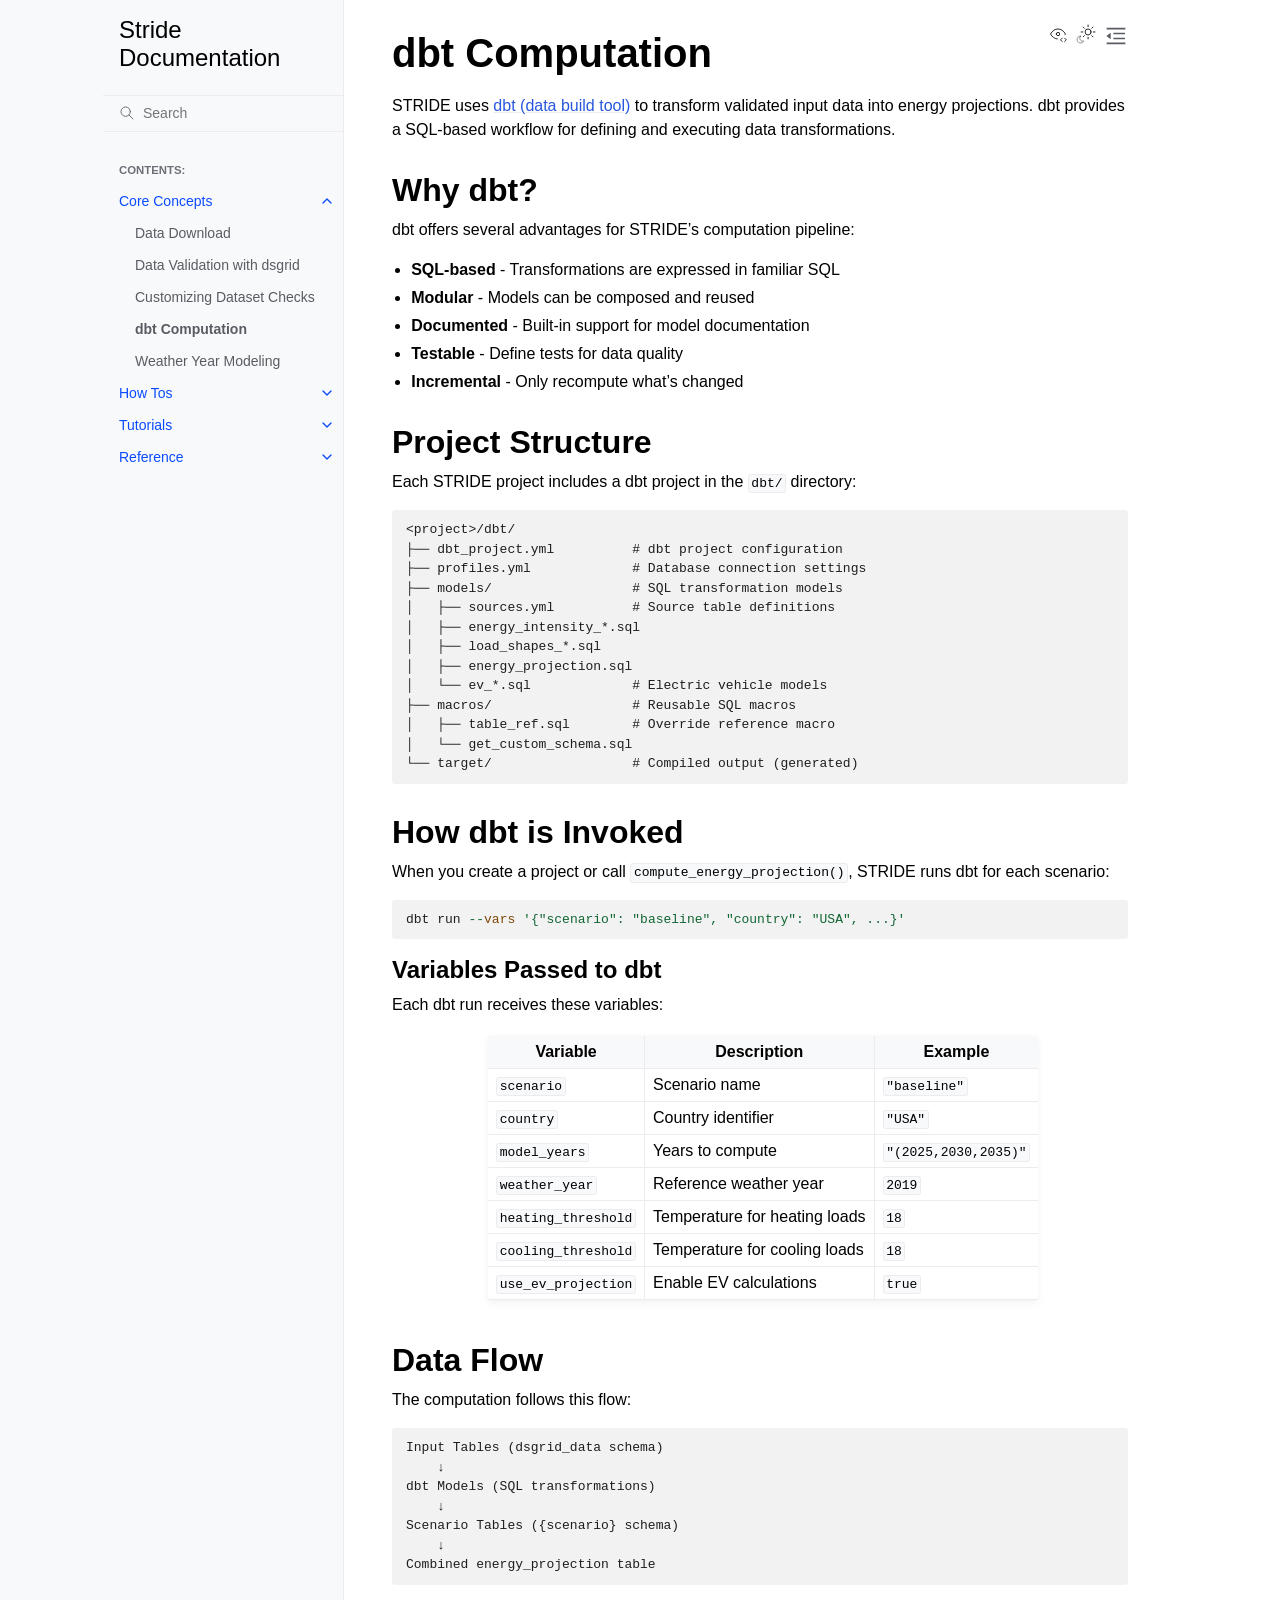
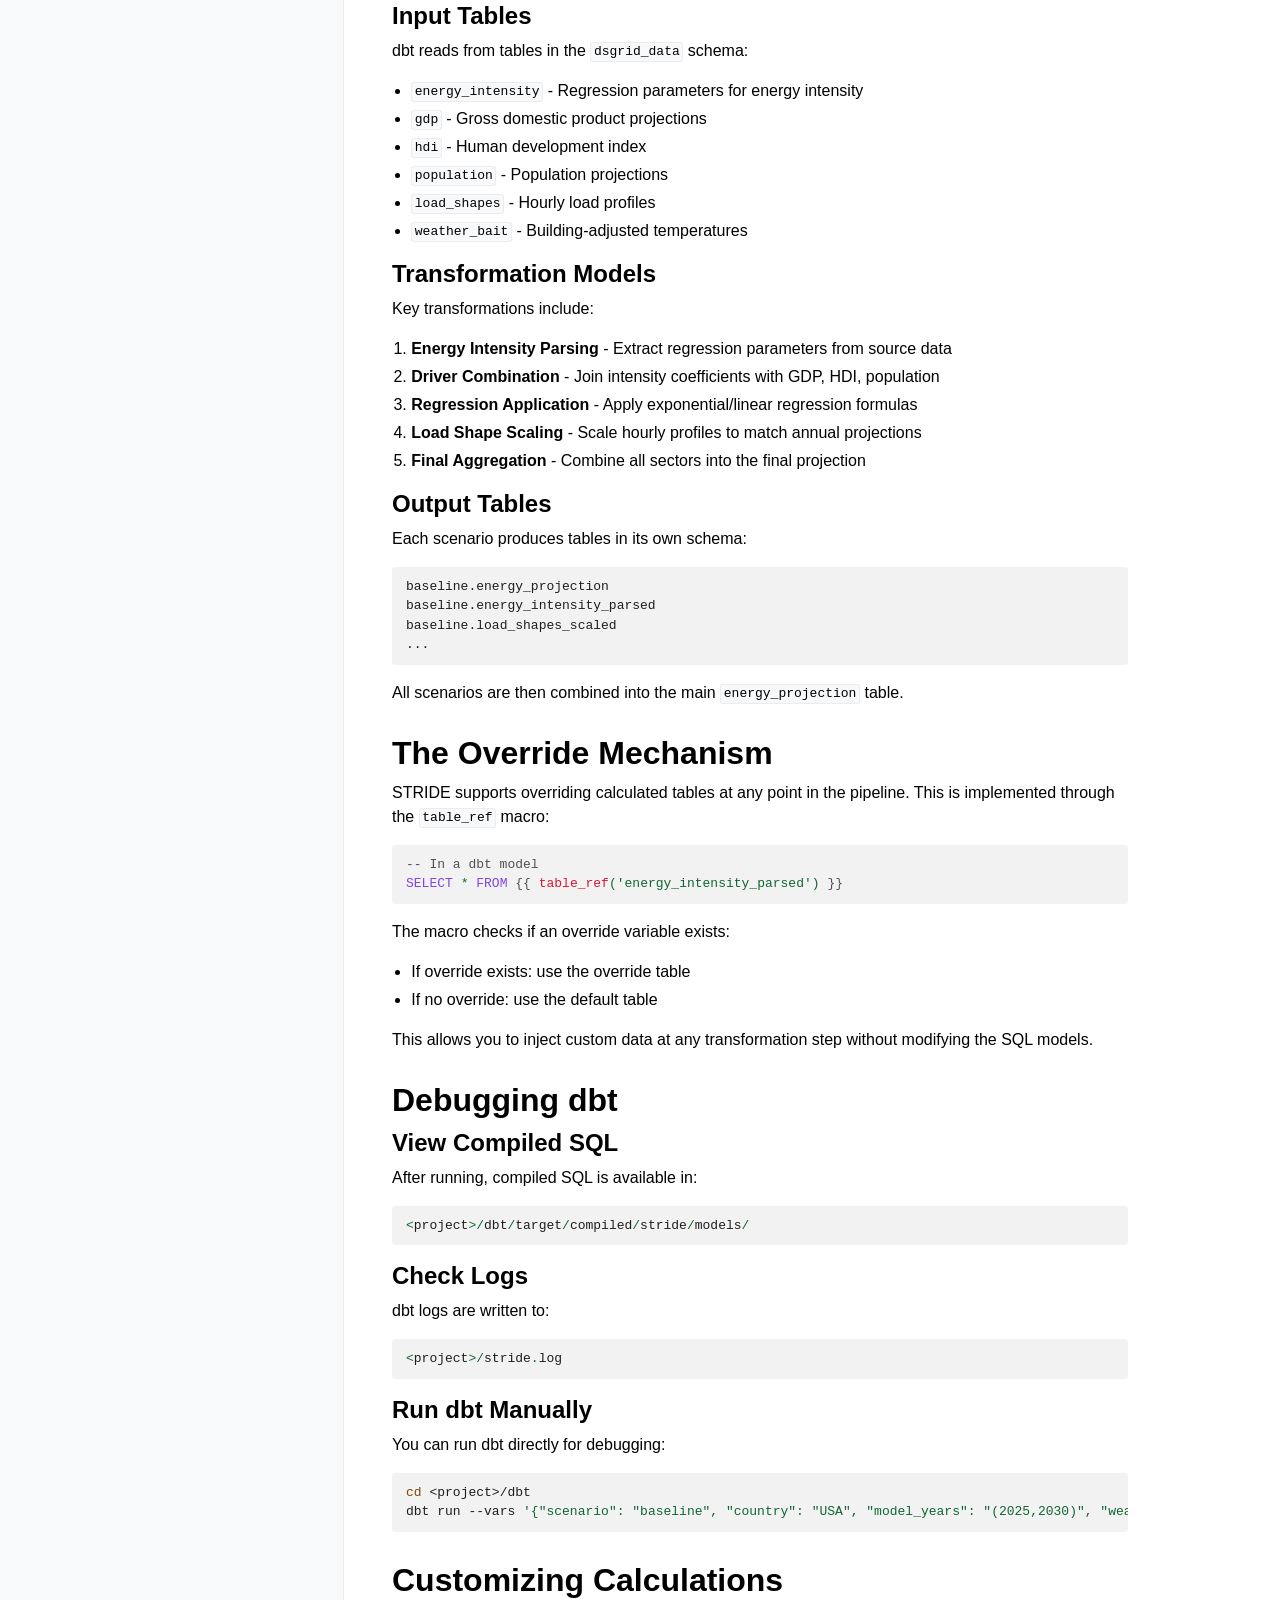
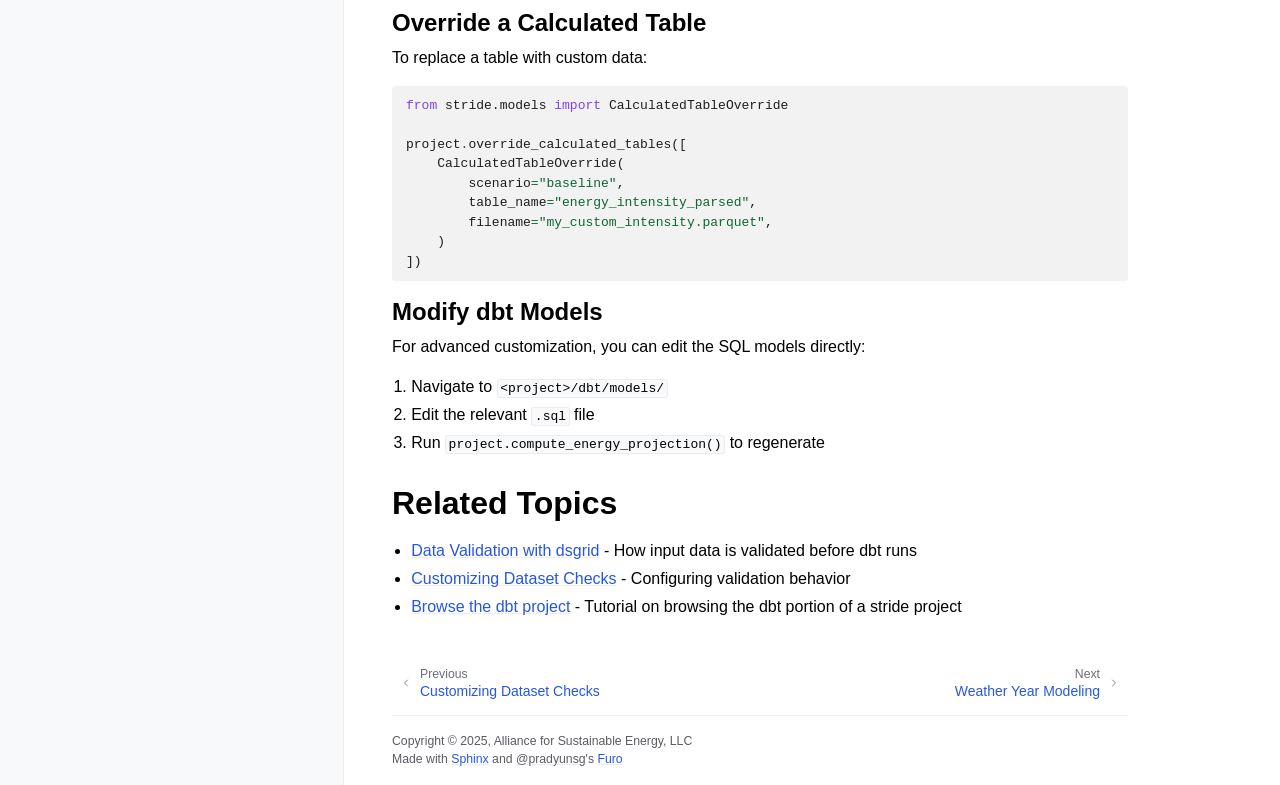
<file: explanation/dbt_computation.html>
<!doctype html>
<html class="no-js" lang="en" data-content_root="../">
  <head><meta charset="utf-8">
    <meta name="viewport" content="width=device-width,initial-scale=1">
    <meta name="color-scheme" content="light dark"><meta name="viewport" content="width=device-width, initial-scale=1" />
<link rel="index" title="Index" href="../genindex.html"><link rel="search" title="Search" href="../search.html"><link rel="next" title="Weather Year Modeling" href="weather_year_modeling.html"><link rel="prev" title="Customizing Dataset Checks" href="customizing_checks.html">

    <!-- Generated with Sphinx 8.2.3 and Furo 2025.12.19 -->
        <title>dbt Computation - Stride Documentation</title>
      <link rel="stylesheet" type="text/css" href="../_static/pygments.css?v=d111a655" />
    <link rel="stylesheet" type="text/css" href="../_static/styles/furo.css?v=7bdb33bb" />
    <link rel="stylesheet" type="text/css" href="../_static/copybutton.css?v=76b2166b" />
    <link rel="stylesheet" type="text/css" href="../_static/autodoc_pydantic.css" />
    <link rel="stylesheet" type="text/css" href="../_static/styles/furo-extensions.css?v=8dab3a3b" />
    
    


<style>
  body {
    --color-code-background: #f2f2f2;
  --color-code-foreground: #1e1e1e;
  
  }
  @media not print {
    body[data-theme="dark"] {
      --color-code-background: #202020;
  --color-code-foreground: #d0d0d0;
  
    }
    @media (prefers-color-scheme: dark) {
      body:not([data-theme="light"]) {
        --color-code-background: #202020;
  --color-code-foreground: #d0d0d0;
  
      }
    }
  }
</style></head>
  <body>
    
    <script>
      document.body.dataset.theme = localStorage.getItem("theme") || "auto";
    </script>
    

<svg xmlns="http://www.w3.org/2000/svg" style="display: none;">
  <symbol id="svg-toc" viewBox="0 0 24 24">
    <title>Contents</title>
    <svg stroke="currentColor" fill="currentColor" stroke-width="0" viewBox="0 0 1024 1024">
      <path d="M408 442h480c4.4 0 8-3.6 8-8v-56c0-4.4-3.6-8-8-8H408c-4.4 0-8 3.6-8 8v56c0 4.4 3.6 8 8 8zm-8 204c0 4.4 3.6 8 8 8h480c4.4 0 8-3.6 8-8v-56c0-4.4-3.6-8-8-8H408c-4.4 0-8 3.6-8 8v56zm504-486H120c-4.4 0-8 3.6-8 8v56c0 4.4 3.6 8 8 8h784c4.4 0 8-3.6 8-8v-56c0-4.4-3.6-8-8-8zm0 632H120c-4.4 0-8 3.6-8 8v56c0 4.4 3.6 8 8 8h784c4.4 0 8-3.6 8-8v-56c0-4.4-3.6-8-8-8zM115.4 518.9L271.7 642c5.8 4.6 14.4.5 14.4-6.9V388.9c0-7.4-8.5-11.5-14.4-6.9L115.4 505.1a8.74 8.74 0 0 0 0 13.8z"/>
    </svg>
  </symbol>
  <symbol id="svg-menu" viewBox="0 0 24 24">
    <title>Menu</title>
    <svg xmlns="http://www.w3.org/2000/svg" viewBox="0 0 24 24" fill="none" stroke="currentColor"
      stroke-width="2" stroke-linecap="round" stroke-linejoin="round" class="feather-menu">
      <line x1="3" y1="12" x2="21" y2="12"></line>
      <line x1="3" y1="6" x2="21" y2="6"></line>
      <line x1="3" y1="18" x2="21" y2="18"></line>
    </svg>
  </symbol>
  <symbol id="svg-arrow-right" viewBox="0 0 24 24">
    <title>Expand</title>
    <svg xmlns="http://www.w3.org/2000/svg" viewBox="0 0 24 24" fill="none" stroke="currentColor"
      stroke-width="2" stroke-linecap="round" stroke-linejoin="round" class="feather-chevron-right">
      <polyline points="9 18 15 12 9 6"></polyline>
    </svg>
  </symbol>
  <symbol id="svg-sun" viewBox="0 0 24 24">
    <title>Light mode</title>
    <svg xmlns="http://www.w3.org/2000/svg" viewBox="0 0 24 24" fill="none" stroke="currentColor"
      stroke-width="1" stroke-linecap="round" stroke-linejoin="round" class="feather-sun">
      <circle cx="12" cy="12" r="5"></circle>
      <line x1="12" y1="1" x2="12" y2="3"></line>
      <line x1="12" y1="21" x2="12" y2="23"></line>
      <line x1="4.22" y1="4.22" x2="5.64" y2="5.64"></line>
      <line x1="18.36" y1="18.36" x2="19.78" y2="19.78"></line>
      <line x1="1" y1="12" x2="3" y2="12"></line>
      <line x1="21" y1="12" x2="23" y2="12"></line>
      <line x1="4.22" y1="19.78" x2="5.64" y2="18.36"></line>
      <line x1="18.36" y1="5.64" x2="19.78" y2="4.22"></line>
    </svg>
  </symbol>
  <symbol id="svg-moon" viewBox="0 0 24 24">
    <title>Dark mode</title>
    <svg xmlns="http://www.w3.org/2000/svg" viewBox="0 0 24 24" fill="none" stroke="currentColor"
      stroke-width="1" stroke-linecap="round" stroke-linejoin="round" class="icon-tabler-moon">
      <path stroke="none" d="M0 0h24v24H0z" fill="none" />
      <path d="M12 3c.132 0 .263 0 .393 0a7.5 7.5 0 0 0 7.92 12.446a9 9 0 1 1 -8.313 -12.454z" />
    </svg>
  </symbol>
  <symbol id="svg-sun-with-moon" viewBox="0 0 24 24">
    <title>Auto light/dark, in light mode</title>
    <svg xmlns="http://www.w3.org/2000/svg" viewBox="0 0 24 24" fill="none" stroke="currentColor"
      stroke-width="1" stroke-linecap="round" stroke-linejoin="round"
      class="icon-custom-derived-from-feather-sun-and-tabler-moon">
      <path style="opacity: 50%" d="M 5.411 14.504 C 5.471 14.504 5.532 14.504 5.591 14.504 C 3.639 16.319 4.383 19.569 6.931 20.352 C 7.693 20.586 8.512 20.551 9.25 20.252 C 8.023 23.207 4.056 23.725 2.11 21.184 C 0.166 18.642 1.702 14.949 4.874 14.536 C 5.051 14.512 5.231 14.5 5.411 14.5 L 5.411 14.504 Z"/>
      <line x1="14.5" y1="3.25" x2="14.5" y2="1.25"/>
      <line x1="14.5" y1="15.85" x2="14.5" y2="17.85"/>
      <line x1="10.044" y1="5.094" x2="8.63" y2="3.68"/>
      <line x1="19" y1="14.05" x2="20.414" y2="15.464"/>
      <line x1="8.2" y1="9.55" x2="6.2" y2="9.55"/>
      <line x1="20.8" y1="9.55" x2="22.8" y2="9.55"/>
      <line x1="10.044" y1="14.006" x2="8.63" y2="15.42"/>
      <line x1="19" y1="5.05" x2="20.414" y2="3.636"/>
      <circle cx="14.5" cy="9.55" r="3.6"/>
    </svg>
  </symbol>
  <symbol id="svg-moon-with-sun" viewBox="0 0 24 24">
    <title>Auto light/dark, in dark mode</title>
    <svg xmlns="http://www.w3.org/2000/svg" viewBox="0 0 24 24" fill="none" stroke="currentColor"
      stroke-width="1" stroke-linecap="round" stroke-linejoin="round"
      class="icon-custom-derived-from-feather-sun-and-tabler-moon">
      <path d="M 8.282 7.007 C 8.385 7.007 8.494 7.007 8.595 7.007 C 5.18 10.184 6.481 15.869 10.942 17.24 C 12.275 17.648 13.706 17.589 15 17.066 C 12.851 22.236 5.91 23.143 2.505 18.696 C -0.897 14.249 1.791 7.786 7.342 7.063 C 7.652 7.021 7.965 7 8.282 7 L 8.282 7.007 Z"/>
      <line style="opacity: 50%" x1="18" y1="3.705" x2="18" y2="2.5"/>
      <line style="opacity: 50%" x1="18" y1="11.295" x2="18" y2="12.5"/>
      <line style="opacity: 50%" x1="15.316" y1="4.816" x2="14.464" y2="3.964"/>
      <line style="opacity: 50%" x1="20.711" y1="10.212" x2="21.563" y2="11.063"/>
      <line style="opacity: 50%" x1="14.205" y1="7.5" x2="13.001" y2="7.5"/>
      <line style="opacity: 50%" x1="21.795" y1="7.5" x2="23" y2="7.5"/>
      <line style="opacity: 50%" x1="15.316" y1="10.184" x2="14.464" y2="11.036"/>
      <line style="opacity: 50%" x1="20.711" y1="4.789" x2="21.563" y2="3.937"/>
      <circle style="opacity: 50%" cx="18" cy="7.5" r="2.169"/>
    </svg>
  </symbol>
  <symbol id="svg-pencil" viewBox="0 0 24 24">
    <svg xmlns="http://www.w3.org/2000/svg" viewBox="0 0 24 24" fill="none" stroke="currentColor"
      stroke-width="1" stroke-linecap="round" stroke-linejoin="round" class="icon-tabler-pencil-code">
      <path d="M4 20h4l10.5 -10.5a2.828 2.828 0 1 0 -4 -4l-10.5 10.5v4" />
      <path d="M13.5 6.5l4 4" />
      <path d="M20 21l2 -2l-2 -2" />
      <path d="M17 17l-2 2l2 2" />
    </svg>
  </symbol>
  <symbol id="svg-eye" viewBox="0 0 24 24">
    <svg xmlns="http://www.w3.org/2000/svg" viewBox="0 0 24 24" fill="none" stroke="currentColor"
      stroke-width="1" stroke-linecap="round" stroke-linejoin="round" class="icon-tabler-eye-code">
      <path stroke="none" d="M0 0h24v24H0z" fill="none" />
      <path d="M10 12a2 2 0 1 0 4 0a2 2 0 0 0 -4 0" />
      <path
        d="M11.11 17.958c-3.209 -.307 -5.91 -2.293 -8.11 -5.958c2.4 -4 5.4 -6 9 -6c3.6 0 6.6 2 9 6c-.21 .352 -.427 .688 -.647 1.008" />
      <path d="M20 21l2 -2l-2 -2" />
      <path d="M17 17l-2 2l2 2" />
    </svg>
  </symbol>
</svg>

<input type="checkbox" class="sidebar-toggle" name="__navigation" id="__navigation" aria-label="Toggle site navigation sidebar">
<input type="checkbox" class="sidebar-toggle" name="__toc" id="__toc" aria-label="Toggle table of contents sidebar">
<label class="overlay sidebar-overlay" for="__navigation"></label>
<label class="overlay toc-overlay" for="__toc"></label>

<a class="skip-to-content muted-link" href="#furo-main-content">Skip to content</a>



<div class="page">
  <header class="mobile-header">
    <div class="header-left">
      <label class="nav-overlay-icon" for="__navigation">
        <span class="icon"><svg><use href="#svg-menu"></use></svg></span>
      </label>
    </div>
    <div class="header-center">
      <a href="../index.html"><div class="brand">Stride Documentation</div></a>
    </div>
    <div class="header-right">
      <div class="theme-toggle-container theme-toggle-header">
        <button class="theme-toggle" aria-label="Toggle Light / Dark / Auto color theme">
          <svg class="theme-icon-when-auto-light"><use href="#svg-sun-with-moon"></use></svg>
          <svg class="theme-icon-when-auto-dark"><use href="#svg-moon-with-sun"></use></svg>
          <svg class="theme-icon-when-dark"><use href="#svg-moon"></use></svg>
          <svg class="theme-icon-when-light"><use href="#svg-sun"></use></svg>
        </button>
      </div>
      <label class="toc-overlay-icon toc-header-icon" for="__toc">
        <span class="icon"><svg><use href="#svg-toc"></use></svg></span>
      </label>
    </div>
  </header>
  <aside class="sidebar-drawer">
    <div class="sidebar-container">
      
      <div class="sidebar-sticky"><a class="sidebar-brand" href="../index.html">
  
  <span class="sidebar-brand-text">Stride Documentation</span>
  
</a><form class="sidebar-search-container" method="get" action="../search.html" role="search">
  <input class="sidebar-search" placeholder="Search" name="q" aria-label="Search">
  <input type="hidden" name="check_keywords" value="yes">
  <input type="hidden" name="area" value="default">
</form>
<div id="searchbox"></div><div class="sidebar-scroll"><div class="sidebar-tree">
  <p class="caption" role="heading"><span class="caption-text">Contents:</span></p>
<ul class="current">
<li class="toctree-l1 current has-children"><a class="reference internal" href="index.html">Core Concepts</a><input aria-label="Toggle navigation of Core Concepts" checked="" class="toctree-checkbox" id="toctree-checkbox-1" name="toctree-checkbox-1" role="switch" type="checkbox"/><label for="toctree-checkbox-1"><span class="icon"><svg><use href="#svg-arrow-right"></use></svg></span></label><ul class="current">
<li class="toctree-l2"><a class="reference internal" href="data_download.html">Data Download</a></li>
<li class="toctree-l2"><a class="reference internal" href="data_validation.html">Data Validation with dsgrid</a></li>
<li class="toctree-l2"><a class="reference internal" href="customizing_checks.html">Customizing Dataset Checks</a></li>
<li class="toctree-l2 current current-page"><a class="current reference internal" href="#">dbt Computation</a></li>
<li class="toctree-l2"><a class="reference internal" href="weather_year_modeling.html">Weather Year Modeling</a></li>
</ul>
</li>
<li class="toctree-l1 has-children"><a class="reference internal" href="../how_tos/index.html">How Tos</a><input aria-label="Toggle navigation of How Tos" class="toctree-checkbox" id="toctree-checkbox-2" name="toctree-checkbox-2" role="switch" type="checkbox"/><label for="toctree-checkbox-2"><span class="icon"><svg><use href="#svg-arrow-right"></use></svg></span></label><ul>
<li class="toctree-l2"><a class="reference internal" href="../how_tos/getting_started/index.html">Getting Started</a></li>
<li class="toctree-l2"><a class="reference internal" href="../how_tos/download_datasets.html">Download Datasets</a></li>
<li class="toctree-l2"><a class="reference internal" href="../how_tos/override_calculated_tables.html">Override Calculated Tables</a></li>
<li class="toctree-l2"><a class="reference internal" href="../how_tos/launch_dashboard.html">Launch the Dashboard</a></li>
<li class="toctree-l2"><a class="reference internal" href="../how_tos/customize_palette.html">Customize the Color Palette</a></li>
<li class="toctree-l2"><a class="reference internal" href="../how_tos/compare_scenarios.html">Compare Scenarios</a></li>
<li class="toctree-l2"><a class="reference internal" href="../how_tos/export_results.html">Export Results</a></li>
</ul>
</li>
<li class="toctree-l1 has-children"><a class="reference internal" href="../tutorials/index.html">Tutorials</a><input aria-label="Toggle navigation of Tutorials" class="toctree-checkbox" id="toctree-checkbox-3" name="toctree-checkbox-3" role="switch" type="checkbox"/><label for="toctree-checkbox-3"><span class="icon"><svg><use href="#svg-arrow-right"></use></svg></span></label><ul>
<li class="toctree-l2"><a class="reference internal" href="../tutorials/create_project.html">Create a project</a></li>
<li class="toctree-l2"><a class="reference internal" href="../tutorials/dbt_project.html">Browse the dbt project</a></li>
<li class="toctree-l2"><a class="reference internal" href="../tutorials/manage_calculated_tables.html">Manage calculated tables</a></li>
<li class="toctree-l2"><a class="reference internal" href="../tutorials/data_api_tutorial.html">Process results with Python</a></li>
<li class="toctree-l2"><a class="reference internal" href="../tutorials/debugging_stride.html">Debug stride source code</a></li>
</ul>
</li>
<li class="toctree-l1 has-children"><a class="reference internal" href="../reference/index.html">Reference</a><input aria-label="Toggle navigation of Reference" class="toctree-checkbox" id="toctree-checkbox-4" name="toctree-checkbox-4" role="switch" type="checkbox"/><label for="toctree-checkbox-4"><span class="icon"><svg><use href="#svg-arrow-right"></use></svg></span></label><ul>
<li class="toctree-l2"><a class="reference internal" href="../reference/data_api.html">Data API</a></li>
<li class="toctree-l2"><a class="reference internal" href="../reference/project_api.html">stride Project API</a></li>
<li class="toctree-l2"><a class="reference internal" href="../reference/cli_reference.html">CLI reference</a></li>
</ul>
</li>
</ul>

</div>
</div>

      </div>
      
    </div>
  </aside>
  <div class="main">
    <div class="content">
      <div class="article-container">
        <a href="#" class="back-to-top muted-link">
          <svg xmlns="http://www.w3.org/2000/svg" viewBox="0 0 24 24">
            <path d="M13 20h-2V8l-5.5 5.5-1.42-1.42L12 4.16l7.92 7.92-1.42 1.42L13 8v12z"></path>
          </svg>
          <span>Back to top</span>
        </a>
        <div class="content-icon-container">
          <div class="view-this-page">
  <a class="muted-link" href="../_sources/explanation/dbt_computation.md.txt" title="View this page">
    <svg><use href="#svg-eye"></use></svg>
    <span class="visually-hidden">View this page</span>
  </a>
</div>
<div class="theme-toggle-container theme-toggle-content">
            <button class="theme-toggle" aria-label="Toggle Light / Dark / Auto color theme">
              <svg class="theme-icon-when-auto-light"><use href="#svg-sun-with-moon"></use></svg>
              <svg class="theme-icon-when-auto-dark"><use href="#svg-moon-with-sun"></use></svg>
              <svg class="theme-icon-when-dark"><use href="#svg-moon"></use></svg>
              <svg class="theme-icon-when-light"><use href="#svg-sun"></use></svg>
            </button>
          </div>
          <label class="toc-overlay-icon toc-content-icon" for="__toc">
            <span class="icon"><svg><use href="#svg-toc"></use></svg></span>
          </label>
        </div>
        <article role="main" id="furo-main-content">
          <section id="dbt-computation">
<span id="id1"></span><h1>dbt Computation<a class="headerlink" href="#dbt-computation" title="Link to this heading">¶</a></h1>
<p>STRIDE uses <a class="reference external" href="https://www.getdbt.com/">dbt (data build tool)</a> to transform validated input data into energy projections. dbt provides a SQL-based workflow for defining and executing data transformations.</p>
<section id="why-dbt">
<h2>Why dbt?<a class="headerlink" href="#why-dbt" title="Link to this heading">¶</a></h2>
<p>dbt offers several advantages for STRIDE’s computation pipeline:</p>
<ul class="simple">
<li><p><strong>SQL-based</strong> - Transformations are expressed in familiar SQL</p></li>
<li><p><strong>Modular</strong> - Models can be composed and reused</p></li>
<li><p><strong>Documented</strong> - Built-in support for model documentation</p></li>
<li><p><strong>Testable</strong> - Define tests for data quality</p></li>
<li><p><strong>Incremental</strong> - Only recompute what’s changed</p></li>
</ul>
</section>
<section id="project-structure">
<h2>Project Structure<a class="headerlink" href="#project-structure" title="Link to this heading">¶</a></h2>
<p>Each STRIDE project includes a dbt project in the <code class="docutils literal notranslate"><span class="pre">dbt/</span></code> directory:</p>
<div class="highlight-default notranslate"><div class="highlight"><pre><span></span>&lt;project&gt;/dbt/
├── dbt_project.yml          # dbt project configuration
├── profiles.yml             # Database connection settings
├── models/                  # SQL transformation models
│   ├── sources.yml          # Source table definitions
│   ├── energy_intensity_*.sql
│   ├── load_shapes_*.sql
│   ├── energy_projection.sql
│   └── ev_*.sql             # Electric vehicle models
├── macros/                  # Reusable SQL macros
│   ├── table_ref.sql        # Override reference macro
│   └── get_custom_schema.sql
└── target/                  # Compiled output (generated)
</pre></div>
</div>
</section>
<section id="how-dbt-is-invoked">
<h2>How dbt is Invoked<a class="headerlink" href="#how-dbt-is-invoked" title="Link to this heading">¶</a></h2>
<p>When you create a project or call <code class="docutils literal notranslate"><span class="pre">compute_energy_projection()</span></code>, STRIDE runs dbt for each scenario:</p>
<div class="highlight-python notranslate"><div class="highlight"><pre><span></span><span class="n">dbt</span> <span class="n">run</span> <span class="o">--</span><span class="nb">vars</span> <span class="s1">&#39;{&quot;scenario&quot;: &quot;baseline&quot;, &quot;country&quot;: &quot;USA&quot;, ...}&#39;</span>
</pre></div>
</div>
<section id="variables-passed-to-dbt">
<h3>Variables Passed to dbt<a class="headerlink" href="#variables-passed-to-dbt" title="Link to this heading">¶</a></h3>
<p>Each dbt run receives these variables:</p>
<div class="table-wrapper colwidths-auto docutils container">
<table class="docutils align-default">
<thead>
<tr class="row-odd"><th class="head"><p>Variable</p></th>
<th class="head"><p>Description</p></th>
<th class="head"><p>Example</p></th>
</tr>
</thead>
<tbody>
<tr class="row-even"><td><p><code class="docutils literal notranslate"><span class="pre">scenario</span></code></p></td>
<td><p>Scenario name</p></td>
<td><p><code class="docutils literal notranslate"><span class="pre">&quot;baseline&quot;</span></code></p></td>
</tr>
<tr class="row-odd"><td><p><code class="docutils literal notranslate"><span class="pre">country</span></code></p></td>
<td><p>Country identifier</p></td>
<td><p><code class="docutils literal notranslate"><span class="pre">&quot;USA&quot;</span></code></p></td>
</tr>
<tr class="row-even"><td><p><code class="docutils literal notranslate"><span class="pre">model_years</span></code></p></td>
<td><p>Years to compute</p></td>
<td><p><code class="docutils literal notranslate"><span class="pre">&quot;(2025,2030,2035)&quot;</span></code></p></td>
</tr>
<tr class="row-odd"><td><p><code class="docutils literal notranslate"><span class="pre">weather_year</span></code></p></td>
<td><p>Reference weather year</p></td>
<td><p><code class="docutils literal notranslate"><span class="pre">2019</span></code></p></td>
</tr>
<tr class="row-even"><td><p><code class="docutils literal notranslate"><span class="pre">heating_threshold</span></code></p></td>
<td><p>Temperature for heating loads</p></td>
<td><p><code class="docutils literal notranslate"><span class="pre">18</span></code></p></td>
</tr>
<tr class="row-odd"><td><p><code class="docutils literal notranslate"><span class="pre">cooling_threshold</span></code></p></td>
<td><p>Temperature for cooling loads</p></td>
<td><p><code class="docutils literal notranslate"><span class="pre">18</span></code></p></td>
</tr>
<tr class="row-even"><td><p><code class="docutils literal notranslate"><span class="pre">use_ev_projection</span></code></p></td>
<td><p>Enable EV calculations</p></td>
<td><p><code class="docutils literal notranslate"><span class="pre">true</span></code></p></td>
</tr>
</tbody>
</table>
</div>
</section>
</section>
<section id="data-flow">
<h2>Data Flow<a class="headerlink" href="#data-flow" title="Link to this heading">¶</a></h2>
<p>The computation follows this flow:</p>
<div class="highlight-default notranslate"><div class="highlight"><pre><span></span>Input Tables (dsgrid_data schema)
    ↓
dbt Models (SQL transformations)
    ↓
Scenario Tables ({scenario} schema)
    ↓
Combined energy_projection table
</pre></div>
</div>
<section id="input-tables">
<h3>Input Tables<a class="headerlink" href="#input-tables" title="Link to this heading">¶</a></h3>
<p>dbt reads from tables in the <code class="docutils literal notranslate"><span class="pre">dsgrid_data</span></code> schema:</p>
<ul class="simple">
<li><p><code class="docutils literal notranslate"><span class="pre">energy_intensity</span></code> - Regression parameters for energy intensity</p></li>
<li><p><code class="docutils literal notranslate"><span class="pre">gdp</span></code> - Gross domestic product projections</p></li>
<li><p><code class="docutils literal notranslate"><span class="pre">hdi</span></code> - Human development index</p></li>
<li><p><code class="docutils literal notranslate"><span class="pre">population</span></code> - Population projections</p></li>
<li><p><code class="docutils literal notranslate"><span class="pre">load_shapes</span></code> - Hourly load profiles</p></li>
<li><p><code class="docutils literal notranslate"><span class="pre">weather_bait</span></code> - Building-adjusted temperatures</p></li>
</ul>
</section>
<section id="transformation-models">
<h3>Transformation Models<a class="headerlink" href="#transformation-models" title="Link to this heading">¶</a></h3>
<p>Key transformations include:</p>
<ol class="arabic simple">
<li><p><strong>Energy Intensity Parsing</strong> - Extract regression parameters from source data</p></li>
<li><p><strong>Driver Combination</strong> - Join intensity coefficients with GDP, HDI, population</p></li>
<li><p><strong>Regression Application</strong> - Apply exponential/linear regression formulas</p></li>
<li><p><strong>Load Shape Scaling</strong> - Scale hourly profiles to match annual projections</p></li>
<li><p><strong>Final Aggregation</strong> - Combine all sectors into the final projection</p></li>
</ol>
</section>
<section id="output-tables">
<h3>Output Tables<a class="headerlink" href="#output-tables" title="Link to this heading">¶</a></h3>
<p>Each scenario produces tables in its own schema:</p>
<div class="highlight-sql notranslate"><div class="highlight"><pre><span></span><span class="n">baseline</span><span class="p">.</span><span class="n">energy_projection</span>
<span class="n">baseline</span><span class="p">.</span><span class="n">energy_intensity_parsed</span>
<span class="n">baseline</span><span class="p">.</span><span class="n">load_shapes_scaled</span>
<span class="p">...</span>
</pre></div>
</div>
<p>All scenarios are then combined into the main <code class="docutils literal notranslate"><span class="pre">energy_projection</span></code> table.</p>
</section>
</section>
<section id="the-override-mechanism">
<h2>The Override Mechanism<a class="headerlink" href="#the-override-mechanism" title="Link to this heading">¶</a></h2>
<p>STRIDE supports overriding calculated tables at any point in the pipeline. This is implemented through the <code class="docutils literal notranslate"><span class="pre">table_ref</span></code> macro:</p>
<div class="highlight-sql+jinja notranslate"><div class="highlight"><pre><span></span><span class="c1">-- In a dbt model</span>
<span class="k">SELECT</span><span class="w"> </span><span class="o">*</span><span class="w"> </span><span class="k">FROM</span><span class="w"> </span><span class="cp">{{</span> <span class="nv">table_ref</span><span class="o">(</span><span class="s1">&#39;energy_intensity_parsed&#39;</span><span class="o">)</span> <span class="cp">}}</span>
</pre></div>
</div>
<p>The macro checks if an override variable exists:</p>
<ul class="simple">
<li><p>If override exists: use the override table</p></li>
<li><p>If no override: use the default table</p></li>
</ul>
<p>This allows you to inject custom data at any transformation step without modifying the SQL models.</p>
</section>
<section id="debugging-dbt">
<h2>Debugging dbt<a class="headerlink" href="#debugging-dbt" title="Link to this heading">¶</a></h2>
<section id="view-compiled-sql">
<h3>View Compiled SQL<a class="headerlink" href="#view-compiled-sql" title="Link to this heading">¶</a></h3>
<p>After running, compiled SQL is available in:</p>
<div class="highlight-default notranslate"><div class="highlight"><pre><span></span><span class="o">&lt;</span><span class="n">project</span><span class="o">&gt;/</span><span class="n">dbt</span><span class="o">/</span><span class="n">target</span><span class="o">/</span><span class="n">compiled</span><span class="o">/</span><span class="n">stride</span><span class="o">/</span><span class="n">models</span><span class="o">/</span>
</pre></div>
</div>
</section>
<section id="check-logs">
<h3>Check Logs<a class="headerlink" href="#check-logs" title="Link to this heading">¶</a></h3>
<p>dbt logs are written to:</p>
<div class="highlight-default notranslate"><div class="highlight"><pre><span></span><span class="o">&lt;</span><span class="n">project</span><span class="o">&gt;/</span><span class="n">stride</span><span class="o">.</span><span class="n">log</span>
</pre></div>
</div>
</section>
<section id="run-dbt-manually">
<h3>Run dbt Manually<a class="headerlink" href="#run-dbt-manually" title="Link to this heading">¶</a></h3>
<p>You can run dbt directly for debugging:</p>
<div class="highlight-bash notranslate"><div class="highlight"><pre><span></span><span class="nb">cd</span><span class="w"> </span>&lt;project&gt;/dbt
dbt<span class="w"> </span>run<span class="w"> </span>--vars<span class="w"> </span><span class="s1">&#39;{&quot;scenario&quot;: &quot;baseline&quot;, &quot;country&quot;: &quot;USA&quot;, &quot;model_years&quot;: &quot;(2025,2030)&quot;, &quot;weather_year&quot;: 2019, &quot;heating_threshold&quot;: 18, &quot;cooling_threshold&quot;: 18, &quot;use_ev_projection&quot;: false}&#39;</span>
</pre></div>
</div>
</section>
</section>
<section id="customizing-calculations">
<h2>Customizing Calculations<a class="headerlink" href="#customizing-calculations" title="Link to this heading">¶</a></h2>
<section id="override-a-calculated-table">
<h3>Override a Calculated Table<a class="headerlink" href="#override-a-calculated-table" title="Link to this heading">¶</a></h3>
<p>To replace a table with custom data:</p>
<div class="highlight-python notranslate"><div class="highlight"><pre><span></span><span class="kn">from</span><span class="w"> </span><span class="nn">stride.models</span><span class="w"> </span><span class="kn">import</span> <span class="n">CalculatedTableOverride</span>

<span class="n">project</span><span class="o">.</span><span class="n">override_calculated_tables</span><span class="p">([</span>
    <span class="n">CalculatedTableOverride</span><span class="p">(</span>
        <span class="n">scenario</span><span class="o">=</span><span class="s2">&quot;baseline&quot;</span><span class="p">,</span>
        <span class="n">table_name</span><span class="o">=</span><span class="s2">&quot;energy_intensity_parsed&quot;</span><span class="p">,</span>
        <span class="n">filename</span><span class="o">=</span><span class="s2">&quot;my_custom_intensity.parquet&quot;</span><span class="p">,</span>
    <span class="p">)</span>
<span class="p">])</span>
</pre></div>
</div>
</section>
<section id="modify-dbt-models">
<h3>Modify dbt Models<a class="headerlink" href="#modify-dbt-models" title="Link to this heading">¶</a></h3>
<p>For advanced customization, you can edit the SQL models directly:</p>
<ol class="arabic simple">
<li><p>Navigate to <code class="docutils literal notranslate"><span class="pre">&lt;project&gt;/dbt/models/</span></code></p></li>
<li><p>Edit the relevant <code class="docutils literal notranslate"><span class="pre">.sql</span></code> file</p></li>
<li><p>Run <code class="docutils literal notranslate"><span class="pre">project.compute_energy_projection()</span></code> to regenerate</p></li>
</ol>
</section>
</section>
<section id="related-topics">
<h2>Related Topics<a class="headerlink" href="#related-topics" title="Link to this heading">¶</a></h2>
<ul class="simple">
<li><p><a class="reference internal" href="data_validation.html#data-validation"><span class="std std-ref">Data Validation with dsgrid</span></a> - How input data is validated before dbt runs</p></li>
<li><p><a class="reference internal" href="customizing_checks.html#customizing-checks"><span class="std std-ref">Customizing Dataset Checks</span></a> - Configuring validation behavior</p></li>
<li><p><a class="reference internal" href="../tutorials/dbt_project.html#dbt-projet"><span class="std std-ref">Browse the dbt project</span></a> - Tutorial on browsing the dbt portion of a stride project</p></li>
</ul>
</section>
</section>

        </article>
      </div>
      <footer>
        
        <div class="related-pages">
          <a class="next-page" href="weather_year_modeling.html">
              <div class="page-info">
                <div class="context">
                  <span>Next</span>
                </div>
                <div class="title">Weather Year Modeling</div>
              </div>
              <svg class="furo-related-icon"><use href="#svg-arrow-right"></use></svg>
            </a>
          <a class="prev-page" href="customizing_checks.html">
              <svg class="furo-related-icon"><use href="#svg-arrow-right"></use></svg>
              <div class="page-info">
                <div class="context">
                  <span>Previous</span>
                </div>
                
                <div class="title">Customizing Dataset Checks</div>
                
              </div>
            </a>
        </div>
        <div class="bottom-of-page">
          <div class="left-details">
            <div class="copyright">
                Copyright &#169; 2025, Alliance for Sustainable Energy, LLC
            </div>
            Made with <a href="https://www.sphinx-doc.org/">Sphinx</a> and <a class="muted-link" href="https://pradyunsg.me">@pradyunsg</a>'s
            
            <a href="https://github.com/pradyunsg/furo">Furo</a>
            
          </div>
          <div class="right-details">
            
          </div>
        </div>
        
      </footer>
    </div>
    <aside class="toc-drawer">
      
      
      <div class="toc-sticky toc-scroll">
        <div class="toc-title-container">
          <span class="toc-title">
            On this page
          </span>
        </div>
        <div class="toc-tree-container">
          <div class="toc-tree">
            <ul>
<li><a class="reference internal" href="#">dbt Computation</a><ul>
<li><a class="reference internal" href="#why-dbt">Why dbt?</a></li>
<li><a class="reference internal" href="#project-structure">Project Structure</a></li>
<li><a class="reference internal" href="#how-dbt-is-invoked">How dbt is Invoked</a><ul>
<li><a class="reference internal" href="#variables-passed-to-dbt">Variables Passed to dbt</a></li>
</ul>
</li>
<li><a class="reference internal" href="#data-flow">Data Flow</a><ul>
<li><a class="reference internal" href="#input-tables">Input Tables</a></li>
<li><a class="reference internal" href="#transformation-models">Transformation Models</a></li>
<li><a class="reference internal" href="#output-tables">Output Tables</a></li>
</ul>
</li>
<li><a class="reference internal" href="#the-override-mechanism">The Override Mechanism</a></li>
<li><a class="reference internal" href="#debugging-dbt">Debugging dbt</a><ul>
<li><a class="reference internal" href="#view-compiled-sql">View Compiled SQL</a></li>
<li><a class="reference internal" href="#check-logs">Check Logs</a></li>
<li><a class="reference internal" href="#run-dbt-manually">Run dbt Manually</a></li>
</ul>
</li>
<li><a class="reference internal" href="#customizing-calculations">Customizing Calculations</a><ul>
<li><a class="reference internal" href="#override-a-calculated-table">Override a Calculated Table</a></li>
<li><a class="reference internal" href="#modify-dbt-models">Modify dbt Models</a></li>
</ul>
</li>
<li><a class="reference internal" href="#related-topics">Related Topics</a></li>
</ul>
</li>
</ul>

          </div>
        </div>
      </div>
      
      
    </aside>
  </div>
</div><script src="../_static/documentation_options.js?v=f539c95a"></script>
    <script src="../_static/doctools.js?v=9bcbadda"></script>
    <script src="../_static/sphinx_highlight.js?v=dc90522c"></script>
    <script src="../_static/scripts/furo.js?v=46bd48cc"></script>
    <script src="../_static/clipboard.min.js?v=a7894cd8"></script>
    <script src="../_static/copybutton.js?v=3a0c56fd"></script>
    </body>
</html>
</file>
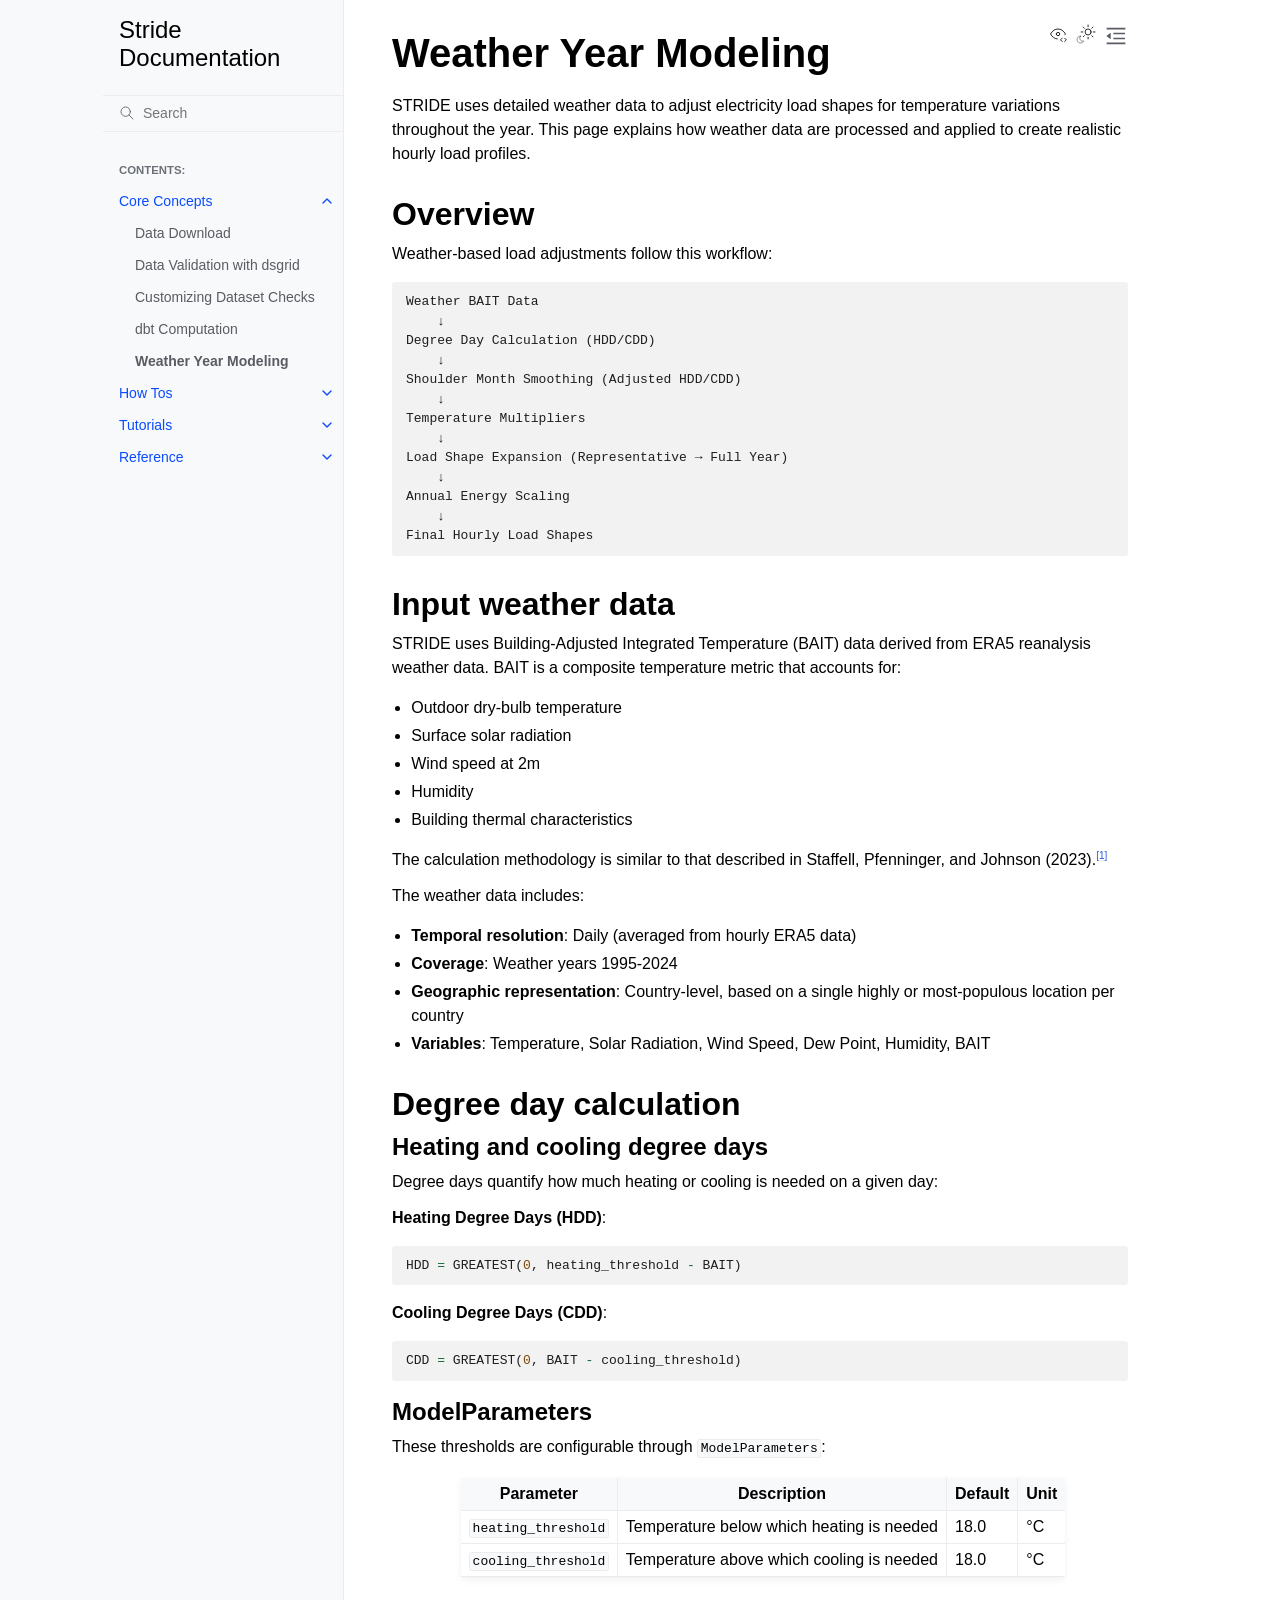
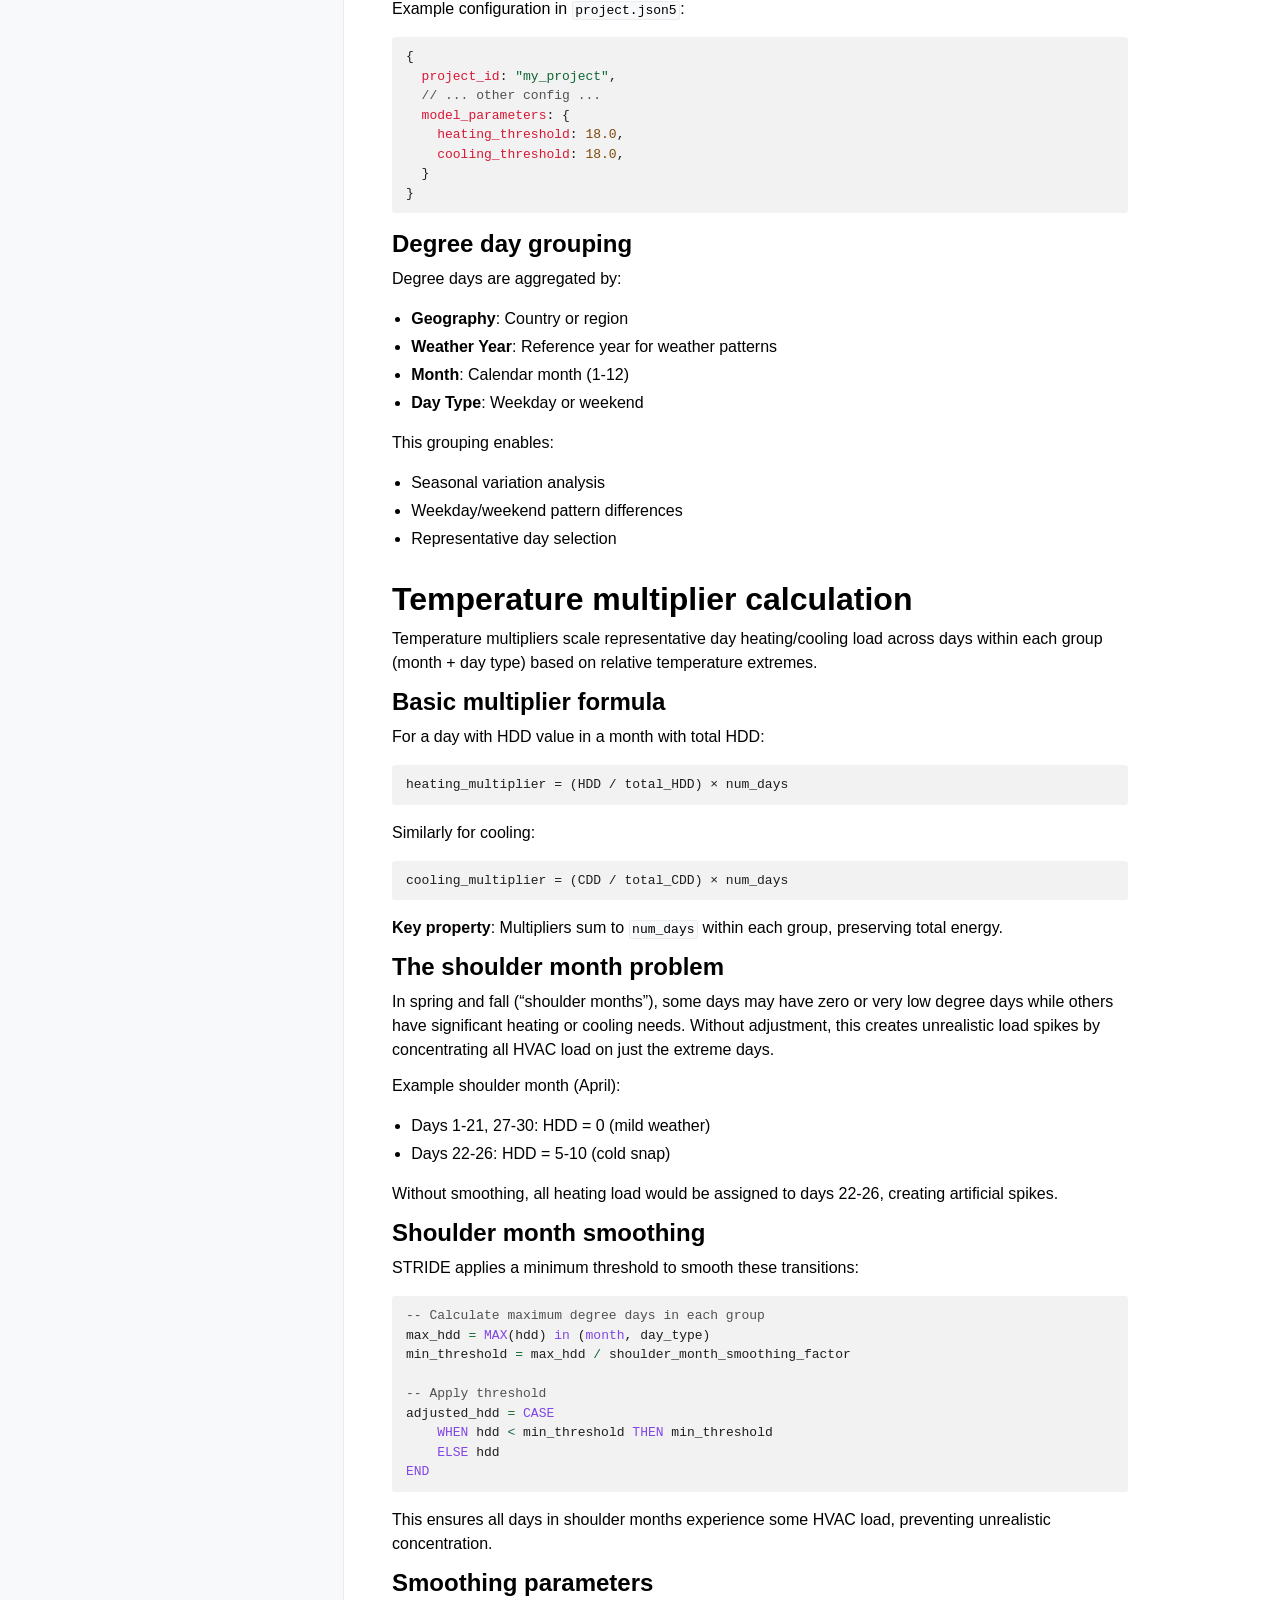
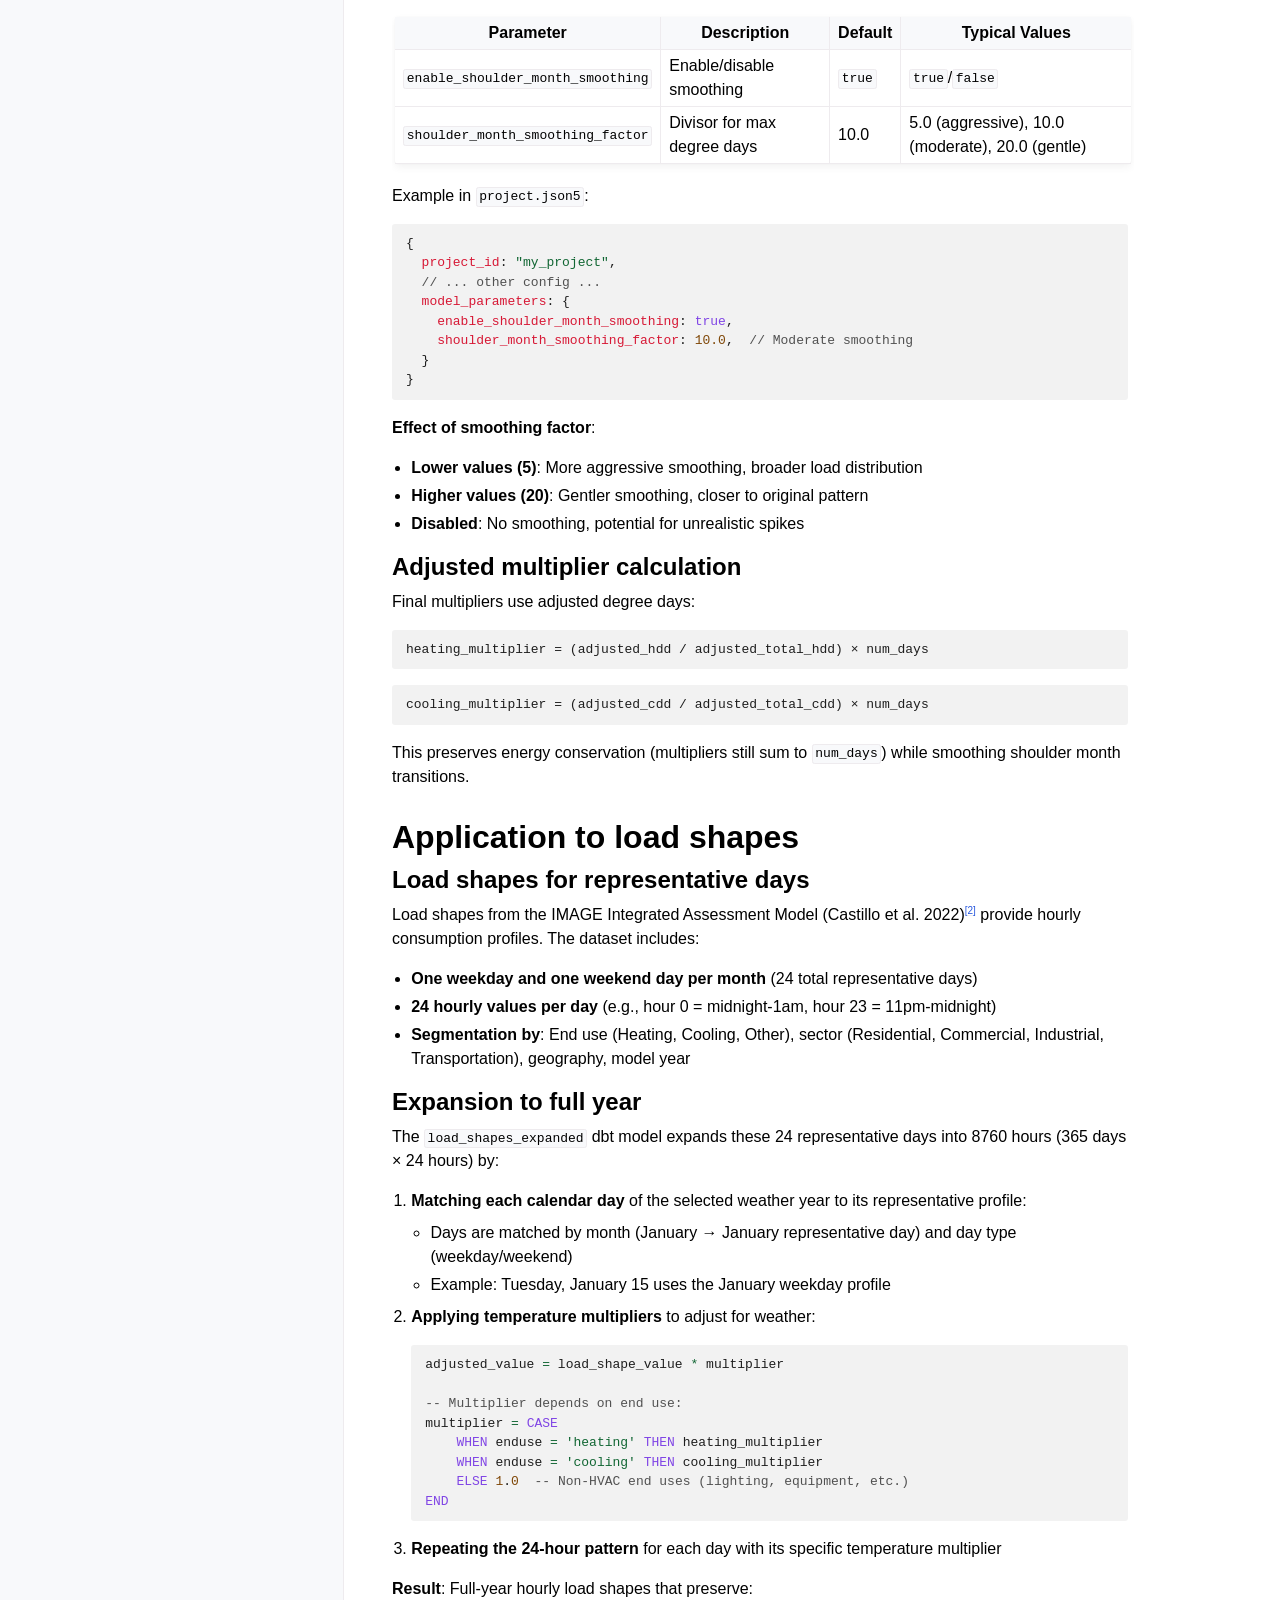
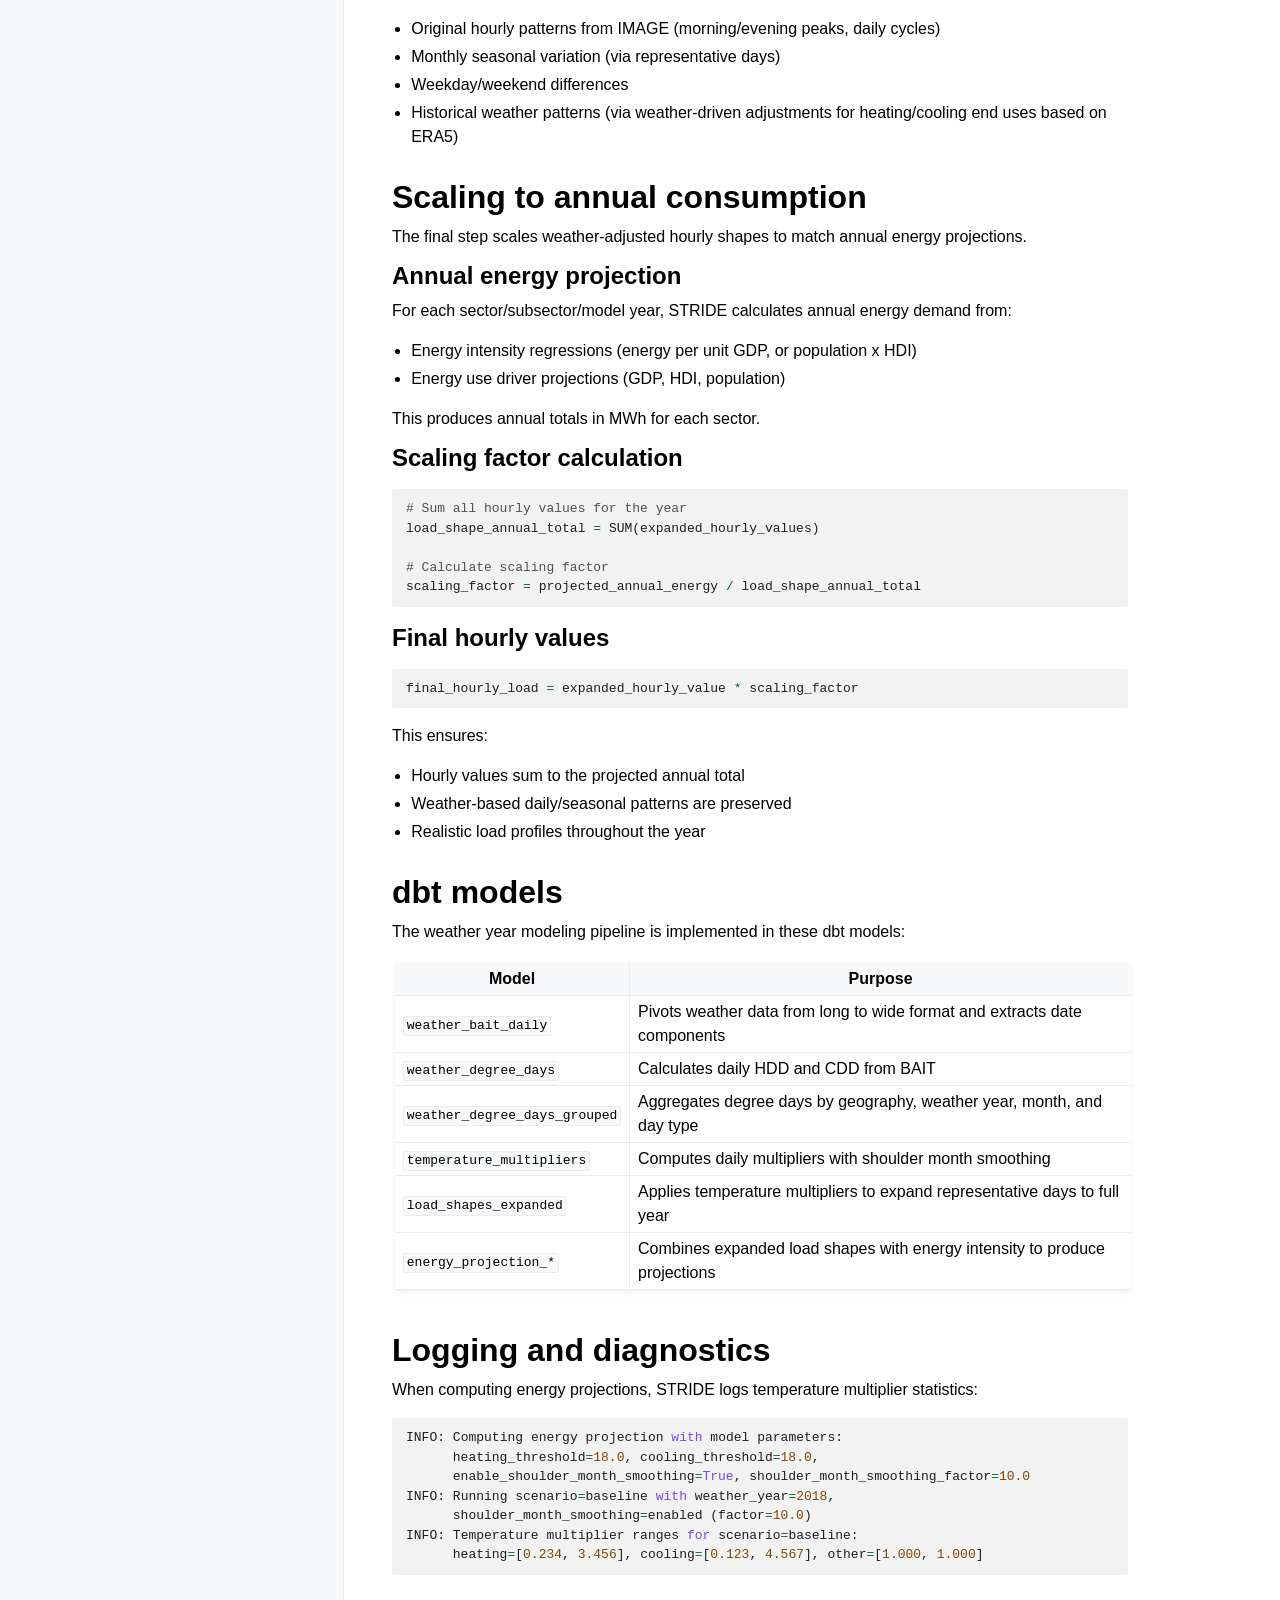
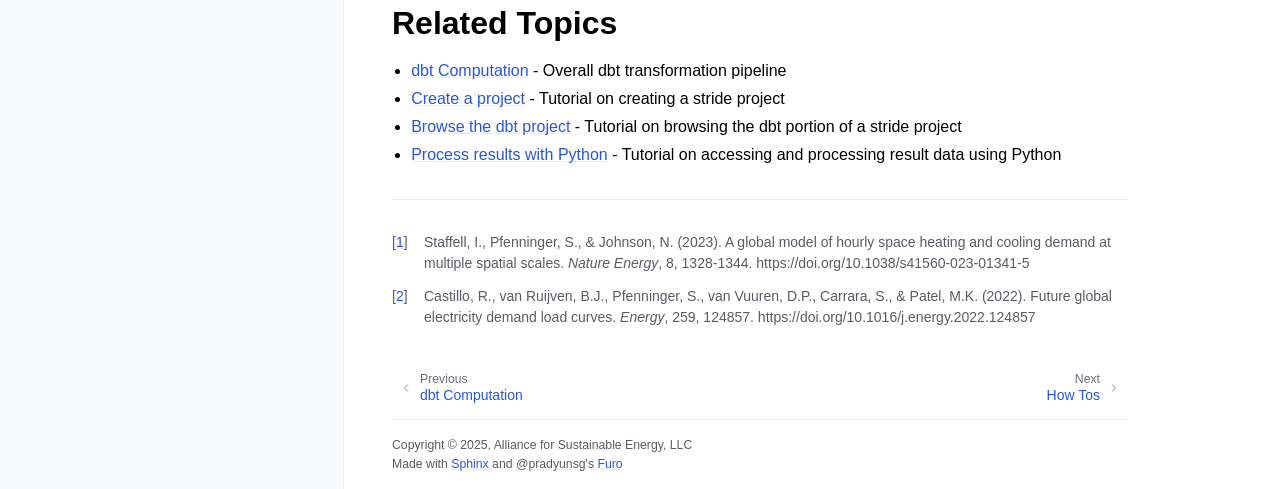
<file: explanation/weather_year_modeling.html>
<!doctype html>
<html class="no-js" lang="en" data-content_root="../">
  <head><meta charset="utf-8">
    <meta name="viewport" content="width=device-width,initial-scale=1">
    <meta name="color-scheme" content="light dark"><meta name="viewport" content="width=device-width, initial-scale=1" />
<link rel="index" title="Index" href="../genindex.html"><link rel="search" title="Search" href="../search.html"><link rel="next" title="How Tos" href="../how_tos/index.html"><link rel="prev" title="dbt Computation" href="dbt_computation.html">

    <!-- Generated with Sphinx 8.2.3 and Furo 2025.12.19 -->
        <title>Weather Year Modeling - Stride Documentation</title>
      <link rel="stylesheet" type="text/css" href="../_static/pygments.css?v=d111a655" />
    <link rel="stylesheet" type="text/css" href="../_static/styles/furo.css?v=7bdb33bb" />
    <link rel="stylesheet" type="text/css" href="../_static/copybutton.css?v=76b2166b" />
    <link rel="stylesheet" type="text/css" href="../_static/autodoc_pydantic.css" />
    <link rel="stylesheet" type="text/css" href="../_static/styles/furo-extensions.css?v=8dab3a3b" />
    
    


<style>
  body {
    --color-code-background: #f2f2f2;
  --color-code-foreground: #1e1e1e;
  
  }
  @media not print {
    body[data-theme="dark"] {
      --color-code-background: #202020;
  --color-code-foreground: #d0d0d0;
  
    }
    @media (prefers-color-scheme: dark) {
      body:not([data-theme="light"]) {
        --color-code-background: #202020;
  --color-code-foreground: #d0d0d0;
  
      }
    }
  }
</style></head>
  <body>
    
    <script>
      document.body.dataset.theme = localStorage.getItem("theme") || "auto";
    </script>
    

<svg xmlns="http://www.w3.org/2000/svg" style="display: none;">
  <symbol id="svg-toc" viewBox="0 0 24 24">
    <title>Contents</title>
    <svg stroke="currentColor" fill="currentColor" stroke-width="0" viewBox="0 0 1024 1024">
      <path d="M408 442h480c4.4 0 8-3.6 8-8v-56c0-4.4-3.6-8-8-8H408c-4.4 0-8 3.6-8 8v56c0 4.4 3.6 8 8 8zm-8 204c0 4.4 3.6 8 8 8h480c4.4 0 8-3.6 8-8v-56c0-4.4-3.6-8-8-8H408c-4.4 0-8 3.6-8 8v56zm504-486H120c-4.4 0-8 3.6-8 8v56c0 4.4 3.6 8 8 8h784c4.4 0 8-3.6 8-8v-56c0-4.4-3.6-8-8-8zm0 632H120c-4.4 0-8 3.6-8 8v56c0 4.4 3.6 8 8 8h784c4.4 0 8-3.6 8-8v-56c0-4.4-3.6-8-8-8zM115.4 518.9L271.7 642c5.8 4.6 14.4.5 14.4-6.9V388.9c0-7.4-8.5-11.5-14.4-6.9L115.4 505.1a8.74 8.74 0 0 0 0 13.8z"/>
    </svg>
  </symbol>
  <symbol id="svg-menu" viewBox="0 0 24 24">
    <title>Menu</title>
    <svg xmlns="http://www.w3.org/2000/svg" viewBox="0 0 24 24" fill="none" stroke="currentColor"
      stroke-width="2" stroke-linecap="round" stroke-linejoin="round" class="feather-menu">
      <line x1="3" y1="12" x2="21" y2="12"></line>
      <line x1="3" y1="6" x2="21" y2="6"></line>
      <line x1="3" y1="18" x2="21" y2="18"></line>
    </svg>
  </symbol>
  <symbol id="svg-arrow-right" viewBox="0 0 24 24">
    <title>Expand</title>
    <svg xmlns="http://www.w3.org/2000/svg" viewBox="0 0 24 24" fill="none" stroke="currentColor"
      stroke-width="2" stroke-linecap="round" stroke-linejoin="round" class="feather-chevron-right">
      <polyline points="9 18 15 12 9 6"></polyline>
    </svg>
  </symbol>
  <symbol id="svg-sun" viewBox="0 0 24 24">
    <title>Light mode</title>
    <svg xmlns="http://www.w3.org/2000/svg" viewBox="0 0 24 24" fill="none" stroke="currentColor"
      stroke-width="1" stroke-linecap="round" stroke-linejoin="round" class="feather-sun">
      <circle cx="12" cy="12" r="5"></circle>
      <line x1="12" y1="1" x2="12" y2="3"></line>
      <line x1="12" y1="21" x2="12" y2="23"></line>
      <line x1="4.22" y1="4.22" x2="5.64" y2="5.64"></line>
      <line x1="18.36" y1="18.36" x2="19.78" y2="19.78"></line>
      <line x1="1" y1="12" x2="3" y2="12"></line>
      <line x1="21" y1="12" x2="23" y2="12"></line>
      <line x1="4.22" y1="19.78" x2="5.64" y2="18.36"></line>
      <line x1="18.36" y1="5.64" x2="19.78" y2="4.22"></line>
    </svg>
  </symbol>
  <symbol id="svg-moon" viewBox="0 0 24 24">
    <title>Dark mode</title>
    <svg xmlns="http://www.w3.org/2000/svg" viewBox="0 0 24 24" fill="none" stroke="currentColor"
      stroke-width="1" stroke-linecap="round" stroke-linejoin="round" class="icon-tabler-moon">
      <path stroke="none" d="M0 0h24v24H0z" fill="none" />
      <path d="M12 3c.132 0 .263 0 .393 0a7.5 7.5 0 0 0 7.92 12.446a9 9 0 1 1 -8.313 -12.454z" />
    </svg>
  </symbol>
  <symbol id="svg-sun-with-moon" viewBox="0 0 24 24">
    <title>Auto light/dark, in light mode</title>
    <svg xmlns="http://www.w3.org/2000/svg" viewBox="0 0 24 24" fill="none" stroke="currentColor"
      stroke-width="1" stroke-linecap="round" stroke-linejoin="round"
      class="icon-custom-derived-from-feather-sun-and-tabler-moon">
      <path style="opacity: 50%" d="M 5.411 14.504 C 5.471 14.504 5.532 14.504 5.591 14.504 C 3.639 16.319 4.383 19.569 6.931 20.352 C 7.693 20.586 8.512 20.551 9.25 20.252 C 8.023 23.207 4.056 23.725 2.11 21.184 C 0.166 18.642 1.702 14.949 4.874 14.536 C 5.051 14.512 5.231 14.5 5.411 14.5 L 5.411 14.504 Z"/>
      <line x1="14.5" y1="3.25" x2="14.5" y2="1.25"/>
      <line x1="14.5" y1="15.85" x2="14.5" y2="17.85"/>
      <line x1="10.044" y1="5.094" x2="8.63" y2="3.68"/>
      <line x1="19" y1="14.05" x2="20.414" y2="15.464"/>
      <line x1="8.2" y1="9.55" x2="6.2" y2="9.55"/>
      <line x1="20.8" y1="9.55" x2="22.8" y2="9.55"/>
      <line x1="10.044" y1="14.006" x2="8.63" y2="15.42"/>
      <line x1="19" y1="5.05" x2="20.414" y2="3.636"/>
      <circle cx="14.5" cy="9.55" r="3.6"/>
    </svg>
  </symbol>
  <symbol id="svg-moon-with-sun" viewBox="0 0 24 24">
    <title>Auto light/dark, in dark mode</title>
    <svg xmlns="http://www.w3.org/2000/svg" viewBox="0 0 24 24" fill="none" stroke="currentColor"
      stroke-width="1" stroke-linecap="round" stroke-linejoin="round"
      class="icon-custom-derived-from-feather-sun-and-tabler-moon">
      <path d="M 8.282 7.007 C 8.385 7.007 8.494 7.007 8.595 7.007 C 5.18 10.184 6.481 15.869 10.942 17.24 C 12.275 17.648 13.706 17.589 15 17.066 C 12.851 22.236 5.91 23.143 2.505 18.696 C -0.897 14.249 1.791 7.786 7.342 7.063 C 7.652 7.021 7.965 7 8.282 7 L 8.282 7.007 Z"/>
      <line style="opacity: 50%" x1="18" y1="3.705" x2="18" y2="2.5"/>
      <line style="opacity: 50%" x1="18" y1="11.295" x2="18" y2="12.5"/>
      <line style="opacity: 50%" x1="15.316" y1="4.816" x2="14.464" y2="3.964"/>
      <line style="opacity: 50%" x1="20.711" y1="10.212" x2="21.563" y2="11.063"/>
      <line style="opacity: 50%" x1="14.205" y1="7.5" x2="13.001" y2="7.5"/>
      <line style="opacity: 50%" x1="21.795" y1="7.5" x2="23" y2="7.5"/>
      <line style="opacity: 50%" x1="15.316" y1="10.184" x2="14.464" y2="11.036"/>
      <line style="opacity: 50%" x1="20.711" y1="4.789" x2="21.563" y2="3.937"/>
      <circle style="opacity: 50%" cx="18" cy="7.5" r="2.169"/>
    </svg>
  </symbol>
  <symbol id="svg-pencil" viewBox="0 0 24 24">
    <svg xmlns="http://www.w3.org/2000/svg" viewBox="0 0 24 24" fill="none" stroke="currentColor"
      stroke-width="1" stroke-linecap="round" stroke-linejoin="round" class="icon-tabler-pencil-code">
      <path d="M4 20h4l10.5 -10.5a2.828 2.828 0 1 0 -4 -4l-10.5 10.5v4" />
      <path d="M13.5 6.5l4 4" />
      <path d="M20 21l2 -2l-2 -2" />
      <path d="M17 17l-2 2l2 2" />
    </svg>
  </symbol>
  <symbol id="svg-eye" viewBox="0 0 24 24">
    <svg xmlns="http://www.w3.org/2000/svg" viewBox="0 0 24 24" fill="none" stroke="currentColor"
      stroke-width="1" stroke-linecap="round" stroke-linejoin="round" class="icon-tabler-eye-code">
      <path stroke="none" d="M0 0h24v24H0z" fill="none" />
      <path d="M10 12a2 2 0 1 0 4 0a2 2 0 0 0 -4 0" />
      <path
        d="M11.11 17.958c-3.209 -.307 -5.91 -2.293 -8.11 -5.958c2.4 -4 5.4 -6 9 -6c3.6 0 6.6 2 9 6c-.21 .352 -.427 .688 -.647 1.008" />
      <path d="M20 21l2 -2l-2 -2" />
      <path d="M17 17l-2 2l2 2" />
    </svg>
  </symbol>
</svg>

<input type="checkbox" class="sidebar-toggle" name="__navigation" id="__navigation" aria-label="Toggle site navigation sidebar">
<input type="checkbox" class="sidebar-toggle" name="__toc" id="__toc" aria-label="Toggle table of contents sidebar">
<label class="overlay sidebar-overlay" for="__navigation"></label>
<label class="overlay toc-overlay" for="__toc"></label>

<a class="skip-to-content muted-link" href="#furo-main-content">Skip to content</a>



<div class="page">
  <header class="mobile-header">
    <div class="header-left">
      <label class="nav-overlay-icon" for="__navigation">
        <span class="icon"><svg><use href="#svg-menu"></use></svg></span>
      </label>
    </div>
    <div class="header-center">
      <a href="../index.html"><div class="brand">Stride Documentation</div></a>
    </div>
    <div class="header-right">
      <div class="theme-toggle-container theme-toggle-header">
        <button class="theme-toggle" aria-label="Toggle Light / Dark / Auto color theme">
          <svg class="theme-icon-when-auto-light"><use href="#svg-sun-with-moon"></use></svg>
          <svg class="theme-icon-when-auto-dark"><use href="#svg-moon-with-sun"></use></svg>
          <svg class="theme-icon-when-dark"><use href="#svg-moon"></use></svg>
          <svg class="theme-icon-when-light"><use href="#svg-sun"></use></svg>
        </button>
      </div>
      <label class="toc-overlay-icon toc-header-icon" for="__toc">
        <span class="icon"><svg><use href="#svg-toc"></use></svg></span>
      </label>
    </div>
  </header>
  <aside class="sidebar-drawer">
    <div class="sidebar-container">
      
      <div class="sidebar-sticky"><a class="sidebar-brand" href="../index.html">
  
  <span class="sidebar-brand-text">Stride Documentation</span>
  
</a><form class="sidebar-search-container" method="get" action="../search.html" role="search">
  <input class="sidebar-search" placeholder="Search" name="q" aria-label="Search">
  <input type="hidden" name="check_keywords" value="yes">
  <input type="hidden" name="area" value="default">
</form>
<div id="searchbox"></div><div class="sidebar-scroll"><div class="sidebar-tree">
  <p class="caption" role="heading"><span class="caption-text">Contents:</span></p>
<ul class="current">
<li class="toctree-l1 current has-children"><a class="reference internal" href="index.html">Core Concepts</a><input aria-label="Toggle navigation of Core Concepts" checked="" class="toctree-checkbox" id="toctree-checkbox-1" name="toctree-checkbox-1" role="switch" type="checkbox"/><label for="toctree-checkbox-1"><span class="icon"><svg><use href="#svg-arrow-right"></use></svg></span></label><ul class="current">
<li class="toctree-l2"><a class="reference internal" href="data_download.html">Data Download</a></li>
<li class="toctree-l2"><a class="reference internal" href="data_validation.html">Data Validation with dsgrid</a></li>
<li class="toctree-l2"><a class="reference internal" href="customizing_checks.html">Customizing Dataset Checks</a></li>
<li class="toctree-l2"><a class="reference internal" href="dbt_computation.html">dbt Computation</a></li>
<li class="toctree-l2 current current-page"><a class="current reference internal" href="#">Weather Year Modeling</a></li>
</ul>
</li>
<li class="toctree-l1 has-children"><a class="reference internal" href="../how_tos/index.html">How Tos</a><input aria-label="Toggle navigation of How Tos" class="toctree-checkbox" id="toctree-checkbox-2" name="toctree-checkbox-2" role="switch" type="checkbox"/><label for="toctree-checkbox-2"><span class="icon"><svg><use href="#svg-arrow-right"></use></svg></span></label><ul>
<li class="toctree-l2"><a class="reference internal" href="../how_tos/getting_started/index.html">Getting Started</a></li>
<li class="toctree-l2"><a class="reference internal" href="../how_tos/download_datasets.html">Download Datasets</a></li>
<li class="toctree-l2"><a class="reference internal" href="../how_tos/override_calculated_tables.html">Override Calculated Tables</a></li>
<li class="toctree-l2"><a class="reference internal" href="../how_tos/launch_dashboard.html">Launch the Dashboard</a></li>
<li class="toctree-l2"><a class="reference internal" href="../how_tos/customize_palette.html">Customize the Color Palette</a></li>
<li class="toctree-l2"><a class="reference internal" href="../how_tos/compare_scenarios.html">Compare Scenarios</a></li>
<li class="toctree-l2"><a class="reference internal" href="../how_tos/export_results.html">Export Results</a></li>
</ul>
</li>
<li class="toctree-l1 has-children"><a class="reference internal" href="../tutorials/index.html">Tutorials</a><input aria-label="Toggle navigation of Tutorials" class="toctree-checkbox" id="toctree-checkbox-3" name="toctree-checkbox-3" role="switch" type="checkbox"/><label for="toctree-checkbox-3"><span class="icon"><svg><use href="#svg-arrow-right"></use></svg></span></label><ul>
<li class="toctree-l2"><a class="reference internal" href="../tutorials/create_project.html">Create a project</a></li>
<li class="toctree-l2"><a class="reference internal" href="../tutorials/dbt_project.html">Browse the dbt project</a></li>
<li class="toctree-l2"><a class="reference internal" href="../tutorials/manage_calculated_tables.html">Manage calculated tables</a></li>
<li class="toctree-l2"><a class="reference internal" href="../tutorials/data_api_tutorial.html">Process results with Python</a></li>
<li class="toctree-l2"><a class="reference internal" href="../tutorials/debugging_stride.html">Debug stride source code</a></li>
</ul>
</li>
<li class="toctree-l1 has-children"><a class="reference internal" href="../reference/index.html">Reference</a><input aria-label="Toggle navigation of Reference" class="toctree-checkbox" id="toctree-checkbox-4" name="toctree-checkbox-4" role="switch" type="checkbox"/><label for="toctree-checkbox-4"><span class="icon"><svg><use href="#svg-arrow-right"></use></svg></span></label><ul>
<li class="toctree-l2"><a class="reference internal" href="../reference/data_api.html">Data API</a></li>
<li class="toctree-l2"><a class="reference internal" href="../reference/project_api.html">stride Project API</a></li>
<li class="toctree-l2"><a class="reference internal" href="../reference/cli_reference.html">CLI reference</a></li>
</ul>
</li>
</ul>

</div>
</div>

      </div>
      
    </div>
  </aside>
  <div class="main">
    <div class="content">
      <div class="article-container">
        <a href="#" class="back-to-top muted-link">
          <svg xmlns="http://www.w3.org/2000/svg" viewBox="0 0 24 24">
            <path d="M13 20h-2V8l-5.5 5.5-1.42-1.42L12 4.16l7.92 7.92-1.42 1.42L13 8v12z"></path>
          </svg>
          <span>Back to top</span>
        </a>
        <div class="content-icon-container">
          <div class="view-this-page">
  <a class="muted-link" href="../_sources/explanation/weather_year_modeling.md.txt" title="View this page">
    <svg><use href="#svg-eye"></use></svg>
    <span class="visually-hidden">View this page</span>
  </a>
</div>
<div class="theme-toggle-container theme-toggle-content">
            <button class="theme-toggle" aria-label="Toggle Light / Dark / Auto color theme">
              <svg class="theme-icon-when-auto-light"><use href="#svg-sun-with-moon"></use></svg>
              <svg class="theme-icon-when-auto-dark"><use href="#svg-moon-with-sun"></use></svg>
              <svg class="theme-icon-when-dark"><use href="#svg-moon"></use></svg>
              <svg class="theme-icon-when-light"><use href="#svg-sun"></use></svg>
            </button>
          </div>
          <label class="toc-overlay-icon toc-content-icon" for="__toc">
            <span class="icon"><svg><use href="#svg-toc"></use></svg></span>
          </label>
        </div>
        <article role="main" id="furo-main-content">
          <section id="weather-year-modeling">
<span id="id1"></span><h1>Weather Year Modeling<a class="headerlink" href="#weather-year-modeling" title="Link to this heading">¶</a></h1>
<p>STRIDE uses detailed weather data to adjust electricity load shapes for temperature variations throughout the year. This page explains how weather data are processed and applied to create realistic hourly load profiles.</p>
<section id="overview">
<h2>Overview<a class="headerlink" href="#overview" title="Link to this heading">¶</a></h2>
<p>Weather-based load adjustments follow this workflow:</p>
<div class="highlight-default notranslate"><div class="highlight"><pre><span></span>Weather BAIT Data
    ↓
Degree Day Calculation (HDD/CDD)
    ↓
Shoulder Month Smoothing (Adjusted HDD/CDD)
    ↓
Temperature Multipliers
    ↓
Load Shape Expansion (Representative → Full Year)
    ↓
Annual Energy Scaling
    ↓
Final Hourly Load Shapes
</pre></div>
</div>
</section>
<section id="input-weather-data">
<h2>Input weather data<a class="headerlink" href="#input-weather-data" title="Link to this heading">¶</a></h2>
<p>STRIDE uses Building-Adjusted Integrated Temperature (BAIT) data derived from ERA5 reanalysis weather data. BAIT is a composite temperature metric that accounts for:</p>
<ul class="simple">
<li><p>Outdoor dry-bulb temperature</p></li>
<li><p>Surface solar radiation</p></li>
<li><p>Wind speed at 2m</p></li>
<li><p>Humidity</p></li>
<li><p>Building thermal characteristics</p></li>
</ul>
<p>The calculation methodology is similar to that described in Staffell, Pfenninger, and Johnson (2023).<a class="footnote-reference brackets" href="#id3" id="id2" role="doc-noteref"><span class="fn-bracket">[</span>1<span class="fn-bracket">]</span></a></p>
<p>The weather data includes:</p>
<ul class="simple">
<li><p><strong>Temporal resolution</strong>: Daily (averaged from hourly ERA5 data)</p></li>
<li><p><strong>Coverage</strong>: Weather years 1995-2024</p></li>
<li><p><strong>Geographic representation</strong>: Country-level, based on a single highly or most-populous location per country</p></li>
<li><p><strong>Variables</strong>: Temperature, Solar Radiation, Wind Speed, Dew Point, Humidity, BAIT</p></li>
</ul>
</section>
<section id="degree-day-calculation">
<h2>Degree day calculation<a class="headerlink" href="#degree-day-calculation" title="Link to this heading">¶</a></h2>
<section id="heating-and-cooling-degree-days">
<h3>Heating and cooling degree days<a class="headerlink" href="#heating-and-cooling-degree-days" title="Link to this heading">¶</a></h3>
<p>Degree days quantify how much heating or cooling is needed on a given day:</p>
<p><strong>Heating Degree Days (HDD)</strong>:</p>
<div class="highlight-sql notranslate"><div class="highlight"><pre><span></span><span class="n">HDD</span><span class="w"> </span><span class="o">=</span><span class="w"> </span><span class="n">GREATEST</span><span class="p">(</span><span class="mi">0</span><span class="p">,</span><span class="w"> </span><span class="n">heating_threshold</span><span class="w"> </span><span class="o">-</span><span class="w"> </span><span class="n">BAIT</span><span class="p">)</span>
</pre></div>
</div>
<p><strong>Cooling Degree Days (CDD)</strong>:</p>
<div class="highlight-sql notranslate"><div class="highlight"><pre><span></span><span class="n">CDD</span><span class="w"> </span><span class="o">=</span><span class="w"> </span><span class="n">GREATEST</span><span class="p">(</span><span class="mi">0</span><span class="p">,</span><span class="w"> </span><span class="n">BAIT</span><span class="w"> </span><span class="o">-</span><span class="w"> </span><span class="n">cooling_threshold</span><span class="p">)</span>
</pre></div>
</div>
</section>
<section id="modelparameters">
<h3>ModelParameters<a class="headerlink" href="#modelparameters" title="Link to this heading">¶</a></h3>
<p>These thresholds are configurable through <code class="docutils literal notranslate"><span class="pre">ModelParameters</span></code>:</p>
<div class="table-wrapper colwidths-auto docutils container">
<table class="docutils align-default">
<thead>
<tr class="row-odd"><th class="head"><p>Parameter</p></th>
<th class="head"><p>Description</p></th>
<th class="head"><p>Default</p></th>
<th class="head"><p>Unit</p></th>
</tr>
</thead>
<tbody>
<tr class="row-even"><td><p><code class="docutils literal notranslate"><span class="pre">heating_threshold</span></code></p></td>
<td><p>Temperature below which heating is needed</p></td>
<td><p>18.0</p></td>
<td><p>°C</p></td>
</tr>
<tr class="row-odd"><td><p><code class="docutils literal notranslate"><span class="pre">cooling_threshold</span></code></p></td>
<td><p>Temperature above which cooling is needed</p></td>
<td><p>18.0</p></td>
<td><p>°C</p></td>
</tr>
</tbody>
</table>
</div>
<p>Example configuration in <code class="docutils literal notranslate"><span class="pre">project.json5</span></code>:</p>
<div class="highlight-json5 notranslate"><div class="highlight"><pre><span></span><span class="p">{</span>
<span class="w">  </span><span class="nv">project_id</span><span class="p">:</span><span class="w"> </span><span class="s">&quot;my_project&quot;</span><span class="p">,</span>
<span class="w">  </span><span class="c1">// ... other config ...</span>
<span class="w">  </span><span class="nv">model_parameters</span><span class="p">:</span><span class="w"> </span><span class="p">{</span>
<span class="w">    </span><span class="nv">heating_threshold</span><span class="p">:</span><span class="w"> </span><span class="mf">18.0</span><span class="p">,</span>
<span class="w">    </span><span class="nv">cooling_threshold</span><span class="p">:</span><span class="w"> </span><span class="mf">18.0</span><span class="p">,</span>
<span class="w">  </span><span class="p">}</span>
<span class="p">}</span>
</pre></div>
</div>
</section>
<section id="degree-day-grouping">
<h3>Degree day grouping<a class="headerlink" href="#degree-day-grouping" title="Link to this heading">¶</a></h3>
<p>Degree days are aggregated by:</p>
<ul class="simple">
<li><p><strong>Geography</strong>: Country or region</p></li>
<li><p><strong>Weather Year</strong>: Reference year for weather patterns</p></li>
<li><p><strong>Month</strong>: Calendar month (1-12)</p></li>
<li><p><strong>Day Type</strong>: Weekday or weekend</p></li>
</ul>
<p>This grouping enables:</p>
<ul class="simple">
<li><p>Seasonal variation analysis</p></li>
<li><p>Weekday/weekend pattern differences</p></li>
<li><p>Representative day selection</p></li>
</ul>
</section>
</section>
<section id="temperature-multiplier-calculation">
<h2>Temperature multiplier calculation<a class="headerlink" href="#temperature-multiplier-calculation" title="Link to this heading">¶</a></h2>
<p>Temperature multipliers scale representative day heating/cooling load across days within each group (month + day type) based on relative temperature extremes.</p>
<section id="basic-multiplier-formula">
<h3>Basic multiplier formula<a class="headerlink" href="#basic-multiplier-formula" title="Link to this heading">¶</a></h3>
<p>For a day with HDD value in a month with total HDD:</p>
<div class="highlight-default notranslate"><div class="highlight"><pre><span></span>heating_multiplier = (HDD / total_HDD) × num_days
</pre></div>
</div>
<p>Similarly for cooling:</p>
<div class="highlight-default notranslate"><div class="highlight"><pre><span></span>cooling_multiplier = (CDD / total_CDD) × num_days
</pre></div>
</div>
<p><strong>Key property</strong>: Multipliers sum to <code class="docutils literal notranslate"><span class="pre">num_days</span></code> within each group, preserving total energy.</p>
</section>
<section id="the-shoulder-month-problem">
<h3>The shoulder month problem<a class="headerlink" href="#the-shoulder-month-problem" title="Link to this heading">¶</a></h3>
<p>In spring and fall (“shoulder months”), some days may have zero or very low degree days while others have significant heating or cooling needs. Without adjustment, this creates unrealistic load spikes by concentrating all HVAC load on just the extreme days.</p>
<p>Example shoulder month (April):</p>
<ul class="simple">
<li><p>Days 1-21, 27-30: HDD = 0 (mild weather)</p></li>
<li><p>Days 22-26: HDD = 5-10 (cold snap)</p></li>
</ul>
<p>Without smoothing, all heating load would be assigned to days 22-26, creating artificial spikes.</p>
</section>
<section id="shoulder-month-smoothing">
<h3>Shoulder month smoothing<a class="headerlink" href="#shoulder-month-smoothing" title="Link to this heading">¶</a></h3>
<p>STRIDE applies a minimum threshold to smooth these transitions:</p>
<div class="highlight-sql notranslate"><div class="highlight"><pre><span></span><span class="c1">-- Calculate maximum degree days in each group</span>
<span class="n">max_hdd</span><span class="w"> </span><span class="o">=</span><span class="w"> </span><span class="k">MAX</span><span class="p">(</span><span class="n">hdd</span><span class="p">)</span><span class="w"> </span><span class="k">in</span><span class="w"> </span><span class="p">(</span><span class="k">month</span><span class="p">,</span><span class="w"> </span><span class="n">day_type</span><span class="p">)</span>
<span class="n">min_threshold</span><span class="w"> </span><span class="o">=</span><span class="w"> </span><span class="n">max_hdd</span><span class="w"> </span><span class="o">/</span><span class="w"> </span><span class="n">shoulder_month_smoothing_factor</span>

<span class="c1">-- Apply threshold</span>
<span class="n">adjusted_hdd</span><span class="w"> </span><span class="o">=</span><span class="w"> </span><span class="k">CASE</span>
<span class="w">    </span><span class="k">WHEN</span><span class="w"> </span><span class="n">hdd</span><span class="w"> </span><span class="o">&lt;</span><span class="w"> </span><span class="n">min_threshold</span><span class="w"> </span><span class="k">THEN</span><span class="w"> </span><span class="n">min_threshold</span>
<span class="w">    </span><span class="k">ELSE</span><span class="w"> </span><span class="n">hdd</span>
<span class="k">END</span>
</pre></div>
</div>
<p>This ensures all days in shoulder months experience some HVAC load, preventing unrealistic concentration.</p>
</section>
<section id="smoothing-parameters">
<h3>Smoothing parameters<a class="headerlink" href="#smoothing-parameters" title="Link to this heading">¶</a></h3>
<div class="table-wrapper colwidths-auto docutils container">
<table class="docutils align-default">
<thead>
<tr class="row-odd"><th class="head"><p>Parameter</p></th>
<th class="head"><p>Description</p></th>
<th class="head"><p>Default</p></th>
<th class="head"><p>Typical Values</p></th>
</tr>
</thead>
<tbody>
<tr class="row-even"><td><p><code class="docutils literal notranslate"><span class="pre">enable_shoulder_month_smoothing</span></code></p></td>
<td><p>Enable/disable smoothing</p></td>
<td><p><code class="docutils literal notranslate"><span class="pre">true</span></code></p></td>
<td><p><code class="docutils literal notranslate"><span class="pre">true</span></code>/<code class="docutils literal notranslate"><span class="pre">false</span></code></p></td>
</tr>
<tr class="row-odd"><td><p><code class="docutils literal notranslate"><span class="pre">shoulder_month_smoothing_factor</span></code></p></td>
<td><p>Divisor for max degree days</p></td>
<td><p>10.0</p></td>
<td><p>5.0 (aggressive), 10.0 (moderate), 20.0 (gentle)</p></td>
</tr>
</tbody>
</table>
</div>
<p>Example in <code class="docutils literal notranslate"><span class="pre">project.json5</span></code>:</p>
<div class="highlight-json5 notranslate"><div class="highlight"><pre><span></span><span class="p">{</span>
<span class="w">  </span><span class="nv">project_id</span><span class="p">:</span><span class="w"> </span><span class="s">&quot;my_project&quot;</span><span class="p">,</span>
<span class="w">  </span><span class="c1">// ... other config ...</span>
<span class="w">  </span><span class="nv">model_parameters</span><span class="p">:</span><span class="w"> </span><span class="p">{</span>
<span class="w">    </span><span class="nv">enable_shoulder_month_smoothing</span><span class="p">:</span><span class="w"> </span><span class="k">true</span><span class="p">,</span>
<span class="w">    </span><span class="nv">shoulder_month_smoothing_factor</span><span class="p">:</span><span class="w"> </span><span class="mf">10.0</span><span class="p">,</span><span class="w">  </span><span class="c1">// Moderate smoothing</span>
<span class="w">  </span><span class="p">}</span>
<span class="p">}</span>
</pre></div>
</div>
<p><strong>Effect of smoothing factor</strong>:</p>
<ul class="simple">
<li><p><strong>Lower values (5)</strong>: More aggressive smoothing, broader load distribution</p></li>
<li><p><strong>Higher values (20)</strong>: Gentler smoothing, closer to original pattern</p></li>
<li><p><strong>Disabled</strong>: No smoothing, potential for unrealistic spikes</p></li>
</ul>
</section>
<section id="adjusted-multiplier-calculation">
<h3>Adjusted multiplier calculation<a class="headerlink" href="#adjusted-multiplier-calculation" title="Link to this heading">¶</a></h3>
<p>Final multipliers use adjusted degree days:</p>
<div class="highlight-default notranslate"><div class="highlight"><pre><span></span>heating_multiplier = (adjusted_hdd / adjusted_total_hdd) × num_days
</pre></div>
</div>
<div class="highlight-default notranslate"><div class="highlight"><pre><span></span>cooling_multiplier = (adjusted_cdd / adjusted_total_cdd) × num_days
</pre></div>
</div>
<p>This preserves energy conservation (multipliers still sum to <code class="docutils literal notranslate"><span class="pre">num_days</span></code>) while smoothing shoulder month transitions.</p>
</section>
</section>
<section id="application-to-load-shapes">
<h2>Application to load shapes<a class="headerlink" href="#application-to-load-shapes" title="Link to this heading">¶</a></h2>
<section id="load-shapes-for-representative-days">
<h3>Load shapes for representative days<a class="headerlink" href="#load-shapes-for-representative-days" title="Link to this heading">¶</a></h3>
<p>Load shapes from the IMAGE Integrated Assessment Model (Castillo et al. 2022)<a class="footnote-reference brackets" href="#id4" id="id5" role="doc-noteref"><span class="fn-bracket">[</span>2<span class="fn-bracket">]</span></a> provide hourly consumption profiles. The dataset includes:</p>
<ul class="simple">
<li><p><strong>One weekday and one weekend day per month</strong> (24 total representative days)</p></li>
<li><p><strong>24 hourly values per day</strong> (e.g., hour 0 = midnight-1am, hour 23 = 11pm-midnight)</p></li>
<li><p><strong>Segmentation by</strong>: End use (Heating, Cooling, Other), sector (Residential, Commercial, Industrial, Transportation), geography, model year</p></li>
</ul>
</section>
<section id="expansion-to-full-year">
<h3>Expansion to full year<a class="headerlink" href="#expansion-to-full-year" title="Link to this heading">¶</a></h3>
<p>The <code class="docutils literal notranslate"><span class="pre">load_shapes_expanded</span></code> dbt model expands these 24 representative days into 8760 hours (365 days × 24 hours) by:</p>
<ol class="arabic">
<li><p><strong>Matching each calendar day</strong> of the selected weather year to its representative profile:</p>
<ul class="simple">
<li><p>Days are matched by month (January → January representative day) and day type (weekday/weekend)</p></li>
<li><p>Example: Tuesday, January 15 uses the January weekday profile</p></li>
</ul>
</li>
<li><p><strong>Applying temperature multipliers</strong> to adjust for weather:</p>
<div class="highlight-sql notranslate"><div class="highlight"><pre><span></span><span class="n">adjusted_value</span><span class="w"> </span><span class="o">=</span><span class="w"> </span><span class="n">load_shape_value</span><span class="w"> </span><span class="o">*</span><span class="w"> </span><span class="n">multiplier</span>

<span class="c1">-- Multiplier depends on end use:</span>
<span class="n">multiplier</span><span class="w"> </span><span class="o">=</span><span class="w"> </span><span class="k">CASE</span>
<span class="w">    </span><span class="k">WHEN</span><span class="w"> </span><span class="n">enduse</span><span class="w"> </span><span class="o">=</span><span class="w"> </span><span class="s1">&#39;heating&#39;</span><span class="w"> </span><span class="k">THEN</span><span class="w"> </span><span class="n">heating_multiplier</span>
<span class="w">    </span><span class="k">WHEN</span><span class="w"> </span><span class="n">enduse</span><span class="w"> </span><span class="o">=</span><span class="w"> </span><span class="s1">&#39;cooling&#39;</span><span class="w"> </span><span class="k">THEN</span><span class="w"> </span><span class="n">cooling_multiplier</span>
<span class="w">    </span><span class="k">ELSE</span><span class="w"> </span><span class="mi">1</span><span class="p">.</span><span class="mi">0</span><span class="w">  </span><span class="c1">-- Non-HVAC end uses (lighting, equipment, etc.)</span>
<span class="k">END</span>
</pre></div>
</div>
</li>
<li><p><strong>Repeating the 24-hour pattern</strong> for each day with its specific temperature multiplier</p></li>
</ol>
<p><strong>Result</strong>: Full-year hourly load shapes that preserve:</p>
<ul class="simple">
<li><p>Original hourly patterns from IMAGE (morning/evening peaks, daily cycles)</p></li>
<li><p>Monthly seasonal variation (via representative days)</p></li>
<li><p>Weekday/weekend differences</p></li>
<li><p>Historical weather patterns (via weather-driven adjustments for heating/cooling end uses based on ERA5)</p></li>
</ul>
</section>
</section>
<section id="scaling-to-annual-consumption">
<h2>Scaling to annual consumption<a class="headerlink" href="#scaling-to-annual-consumption" title="Link to this heading">¶</a></h2>
<p>The final step scales weather-adjusted hourly shapes to match annual energy projections.</p>
<section id="annual-energy-projection">
<h3>Annual energy projection<a class="headerlink" href="#annual-energy-projection" title="Link to this heading">¶</a></h3>
<p>For each sector/subsector/model year, STRIDE calculates annual energy demand from:</p>
<ul class="simple">
<li><p>Energy intensity regressions (energy per unit GDP, or population x HDI)</p></li>
<li><p>Energy use driver projections (GDP, HDI, population)</p></li>
</ul>
<p>This produces annual totals in MWh for each sector.</p>
</section>
<section id="scaling-factor-calculation">
<h3>Scaling factor calculation<a class="headerlink" href="#scaling-factor-calculation" title="Link to this heading">¶</a></h3>
<div class="highlight-python notranslate"><div class="highlight"><pre><span></span><span class="c1"># Sum all hourly values for the year</span>
<span class="n">load_shape_annual_total</span> <span class="o">=</span> <span class="n">SUM</span><span class="p">(</span><span class="n">expanded_hourly_values</span><span class="p">)</span>

<span class="c1"># Calculate scaling factor</span>
<span class="n">scaling_factor</span> <span class="o">=</span> <span class="n">projected_annual_energy</span> <span class="o">/</span> <span class="n">load_shape_annual_total</span>
</pre></div>
</div>
</section>
<section id="final-hourly-values">
<h3>Final hourly values<a class="headerlink" href="#final-hourly-values" title="Link to this heading">¶</a></h3>
<div class="highlight-python notranslate"><div class="highlight"><pre><span></span><span class="n">final_hourly_load</span> <span class="o">=</span> <span class="n">expanded_hourly_value</span> <span class="o">*</span> <span class="n">scaling_factor</span>
</pre></div>
</div>
<p>This ensures:</p>
<ul class="simple">
<li><p>Hourly values sum to the projected annual total</p></li>
<li><p>Weather-based daily/seasonal patterns are preserved</p></li>
<li><p>Realistic load profiles throughout the year</p></li>
</ul>
</section>
</section>
<section id="dbt-models">
<h2>dbt models<a class="headerlink" href="#dbt-models" title="Link to this heading">¶</a></h2>
<p>The weather year modeling pipeline is implemented in these dbt models:</p>
<div class="table-wrapper colwidths-auto docutils container">
<table class="docutils align-default">
<thead>
<tr class="row-odd"><th class="head"><p>Model</p></th>
<th class="head"><p>Purpose</p></th>
</tr>
</thead>
<tbody>
<tr class="row-even"><td><p><code class="docutils literal notranslate"><span class="pre">weather_bait_daily</span></code></p></td>
<td><p>Pivots weather data from long to wide format and extracts date components</p></td>
</tr>
<tr class="row-odd"><td><p><code class="docutils literal notranslate"><span class="pre">weather_degree_days</span></code></p></td>
<td><p>Calculates daily HDD and CDD from BAIT</p></td>
</tr>
<tr class="row-even"><td><p><code class="docutils literal notranslate"><span class="pre">weather_degree_days_grouped</span></code></p></td>
<td><p>Aggregates degree days by geography, weather year, month, and day type</p></td>
</tr>
<tr class="row-odd"><td><p><code class="docutils literal notranslate"><span class="pre">temperature_multipliers</span></code></p></td>
<td><p>Computes daily multipliers with shoulder month smoothing</p></td>
</tr>
<tr class="row-even"><td><p><code class="docutils literal notranslate"><span class="pre">load_shapes_expanded</span></code></p></td>
<td><p>Applies temperature multipliers to expand representative days to full year</p></td>
</tr>
<tr class="row-odd"><td><p><code class="docutils literal notranslate"><span class="pre">energy_projection_*</span></code></p></td>
<td><p>Combines expanded load shapes with energy intensity to produce projections</p></td>
</tr>
</tbody>
</table>
</div>
</section>
<section id="logging-and-diagnostics">
<h2>Logging and diagnostics<a class="headerlink" href="#logging-and-diagnostics" title="Link to this heading">¶</a></h2>
<p>When computing energy projections, STRIDE logs temperature multiplier statistics:</p>
<div class="highlight-default notranslate"><div class="highlight"><pre><span></span><span class="n">INFO</span><span class="p">:</span> <span class="n">Computing</span> <span class="n">energy</span> <span class="n">projection</span> <span class="k">with</span> <span class="n">model</span> <span class="n">parameters</span><span class="p">:</span> 
      <span class="n">heating_threshold</span><span class="o">=</span><span class="mf">18.0</span><span class="p">,</span> <span class="n">cooling_threshold</span><span class="o">=</span><span class="mf">18.0</span><span class="p">,</span> 
      <span class="n">enable_shoulder_month_smoothing</span><span class="o">=</span><span class="kc">True</span><span class="p">,</span> <span class="n">shoulder_month_smoothing_factor</span><span class="o">=</span><span class="mf">10.0</span>
<span class="n">INFO</span><span class="p">:</span> <span class="n">Running</span> <span class="n">scenario</span><span class="o">=</span><span class="n">baseline</span> <span class="k">with</span> <span class="n">weather_year</span><span class="o">=</span><span class="mi">2018</span><span class="p">,</span> 
      <span class="n">shoulder_month_smoothing</span><span class="o">=</span><span class="n">enabled</span> <span class="p">(</span><span class="n">factor</span><span class="o">=</span><span class="mf">10.0</span><span class="p">)</span>
<span class="n">INFO</span><span class="p">:</span> <span class="n">Temperature</span> <span class="n">multiplier</span> <span class="n">ranges</span> <span class="k">for</span> <span class="n">scenario</span><span class="o">=</span><span class="n">baseline</span><span class="p">:</span> 
      <span class="n">heating</span><span class="o">=</span><span class="p">[</span><span class="mf">0.234</span><span class="p">,</span> <span class="mf">3.456</span><span class="p">],</span> <span class="n">cooling</span><span class="o">=</span><span class="p">[</span><span class="mf">0.123</span><span class="p">,</span> <span class="mf">4.567</span><span class="p">],</span> <span class="n">other</span><span class="o">=</span><span class="p">[</span><span class="mf">1.000</span><span class="p">,</span> <span class="mf">1.000</span><span class="p">]</span>
</pre></div>
</div>
</section>
<section id="related-topics">
<h2>Related Topics<a class="headerlink" href="#related-topics" title="Link to this heading">¶</a></h2>
<ul class="simple">
<li><p><a class="reference internal" href="dbt_computation.html#dbt-computation"><span class="std std-ref">dbt Computation</span></a> - Overall dbt transformation pipeline</p></li>
<li><p><a class="reference internal" href="../tutorials/create_project.html#create-project-tutorial"><span class="std std-ref">Create a project</span></a> - Tutorial on creating a stride project</p></li>
<li><p><a class="reference internal" href="../tutorials/dbt_project.html#dbt-projet"><span class="std std-ref">Browse the dbt project</span></a> - Tutorial on browsing the dbt portion of a stride project</p></li>
<li><p><a class="reference internal" href="../tutorials/data_api_tutorial.html#data-api-tutorial"><span class="std std-ref">Process results with Python</span></a> - Tutorial on accessing and processing result data using Python</p></li>
</ul>
</section>
</section>
<hr class="footnotes docutils" />
<aside class="footnote-list brackets">
<aside class="footnote brackets" id="id3" role="doc-footnote">
<span class="label"><span class="fn-bracket">[</span><a role="doc-backlink" href="#id2">1</a><span class="fn-bracket">]</span></span>
<p>Staffell, I., Pfenninger, S., &amp; Johnson, N. (2023). A global model of hourly space heating and cooling demand at multiple spatial scales. <em>Nature Energy</em>, 8, 1328-1344. https://doi.org/10.1038/s41560-023-01341-5</p>
</aside>
<aside class="footnote brackets" id="id4" role="doc-footnote">
<span class="label"><span class="fn-bracket">[</span><a role="doc-backlink" href="#id5">2</a><span class="fn-bracket">]</span></span>
<p>Castillo, R., van Ruijven, B.J., Pfenninger, S., van Vuuren, D.P., Carrara, S., &amp; Patel, M.K. (2022). Future global electricity demand load curves. <em>Energy</em>, 259, 124857. https://doi.org/10.1016/j.energy.2022.124857</p>
</aside>
</aside>

        </article>
      </div>
      <footer>
        
        <div class="related-pages">
          <a class="next-page" href="../how_tos/index.html">
              <div class="page-info">
                <div class="context">
                  <span>Next</span>
                </div>
                <div class="title">How Tos</div>
              </div>
              <svg class="furo-related-icon"><use href="#svg-arrow-right"></use></svg>
            </a>
          <a class="prev-page" href="dbt_computation.html">
              <svg class="furo-related-icon"><use href="#svg-arrow-right"></use></svg>
              <div class="page-info">
                <div class="context">
                  <span>Previous</span>
                </div>
                
                <div class="title">dbt Computation</div>
                
              </div>
            </a>
        </div>
        <div class="bottom-of-page">
          <div class="left-details">
            <div class="copyright">
                Copyright &#169; 2025, Alliance for Sustainable Energy, LLC
            </div>
            Made with <a href="https://www.sphinx-doc.org/">Sphinx</a> and <a class="muted-link" href="https://pradyunsg.me">@pradyunsg</a>'s
            
            <a href="https://github.com/pradyunsg/furo">Furo</a>
            
          </div>
          <div class="right-details">
            
          </div>
        </div>
        
      </footer>
    </div>
    <aside class="toc-drawer">
      
      
      <div class="toc-sticky toc-scroll">
        <div class="toc-title-container">
          <span class="toc-title">
            On this page
          </span>
        </div>
        <div class="toc-tree-container">
          <div class="toc-tree">
            <ul>
<li><a class="reference internal" href="#">Weather Year Modeling</a><ul>
<li><a class="reference internal" href="#overview">Overview</a></li>
<li><a class="reference internal" href="#input-weather-data">Input weather data</a></li>
<li><a class="reference internal" href="#degree-day-calculation">Degree day calculation</a><ul>
<li><a class="reference internal" href="#heating-and-cooling-degree-days">Heating and cooling degree days</a></li>
<li><a class="reference internal" href="#modelparameters">ModelParameters</a></li>
<li><a class="reference internal" href="#degree-day-grouping">Degree day grouping</a></li>
</ul>
</li>
<li><a class="reference internal" href="#temperature-multiplier-calculation">Temperature multiplier calculation</a><ul>
<li><a class="reference internal" href="#basic-multiplier-formula">Basic multiplier formula</a></li>
<li><a class="reference internal" href="#the-shoulder-month-problem">The shoulder month problem</a></li>
<li><a class="reference internal" href="#shoulder-month-smoothing">Shoulder month smoothing</a></li>
<li><a class="reference internal" href="#smoothing-parameters">Smoothing parameters</a></li>
<li><a class="reference internal" href="#adjusted-multiplier-calculation">Adjusted multiplier calculation</a></li>
</ul>
</li>
<li><a class="reference internal" href="#application-to-load-shapes">Application to load shapes</a><ul>
<li><a class="reference internal" href="#load-shapes-for-representative-days">Load shapes for representative days</a></li>
<li><a class="reference internal" href="#expansion-to-full-year">Expansion to full year</a></li>
</ul>
</li>
<li><a class="reference internal" href="#scaling-to-annual-consumption">Scaling to annual consumption</a><ul>
<li><a class="reference internal" href="#annual-energy-projection">Annual energy projection</a></li>
<li><a class="reference internal" href="#scaling-factor-calculation">Scaling factor calculation</a></li>
<li><a class="reference internal" href="#final-hourly-values">Final hourly values</a></li>
</ul>
</li>
<li><a class="reference internal" href="#dbt-models">dbt models</a></li>
<li><a class="reference internal" href="#logging-and-diagnostics">Logging and diagnostics</a></li>
<li><a class="reference internal" href="#related-topics">Related Topics</a></li>
</ul>
</li>
</ul>

          </div>
        </div>
      </div>
      
      
    </aside>
  </div>
</div><script src="../_static/documentation_options.js?v=f539c95a"></script>
    <script src="../_static/doctools.js?v=9bcbadda"></script>
    <script src="../_static/sphinx_highlight.js?v=dc90522c"></script>
    <script src="../_static/scripts/furo.js?v=46bd48cc"></script>
    <script src="../_static/clipboard.min.js?v=a7894cd8"></script>
    <script src="../_static/copybutton.js?v=3a0c56fd"></script>
    </body>
</html>
</file>
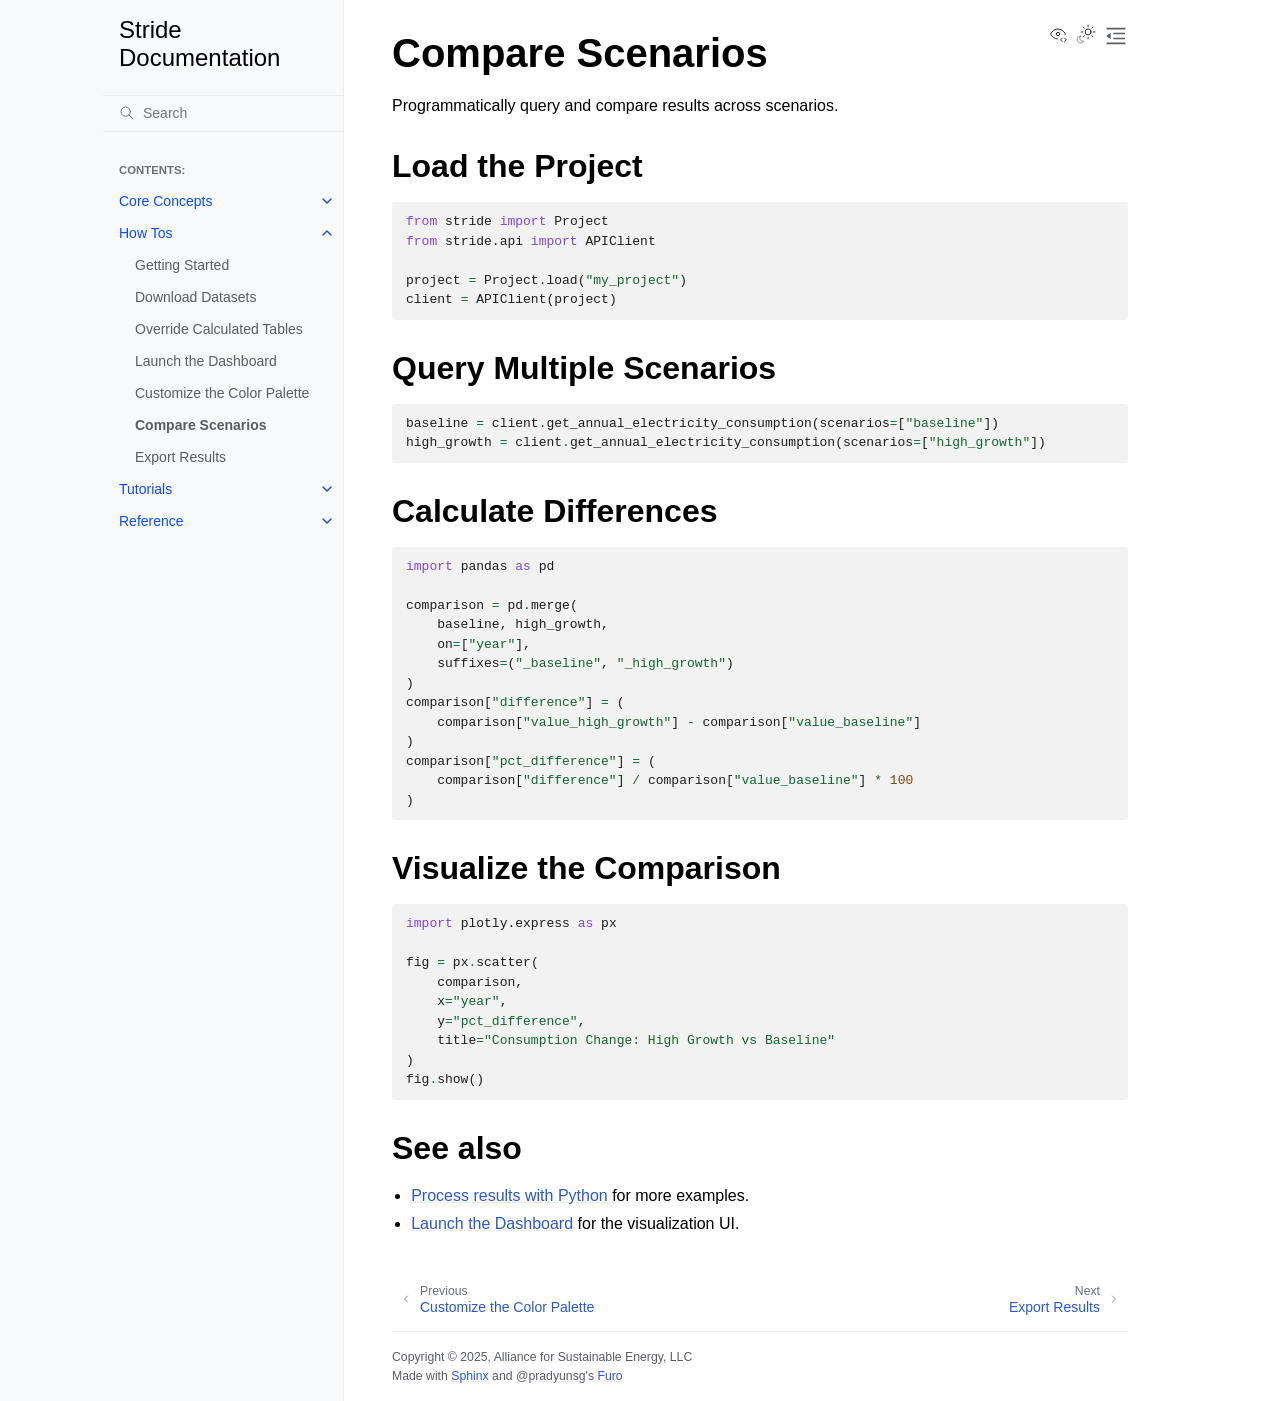
<file: how_tos/compare_scenarios.html>
<!doctype html>
<html class="no-js" lang="en" data-content_root="../">
  <head><meta charset="utf-8">
    <meta name="viewport" content="width=device-width,initial-scale=1">
    <meta name="color-scheme" content="light dark"><meta name="viewport" content="width=device-width, initial-scale=1" />
<link rel="index" title="Index" href="../genindex.html"><link rel="search" title="Search" href="../search.html"><link rel="next" title="Export Results" href="export_results.html"><link rel="prev" title="Customize the Color Palette" href="customize_palette.html">

    <!-- Generated with Sphinx 8.2.3 and Furo 2025.12.19 -->
        <title>Compare Scenarios - Stride Documentation</title>
      <link rel="stylesheet" type="text/css" href="../_static/pygments.css?v=d111a655" />
    <link rel="stylesheet" type="text/css" href="../_static/styles/furo.css?v=7bdb33bb" />
    <link rel="stylesheet" type="text/css" href="../_static/copybutton.css?v=76b2166b" />
    <link rel="stylesheet" type="text/css" href="../_static/autodoc_pydantic.css" />
    <link rel="stylesheet" type="text/css" href="../_static/styles/furo-extensions.css?v=8dab3a3b" />
    
    


<style>
  body {
    --color-code-background: #f2f2f2;
  --color-code-foreground: #1e1e1e;
  
  }
  @media not print {
    body[data-theme="dark"] {
      --color-code-background: #202020;
  --color-code-foreground: #d0d0d0;
  
    }
    @media (prefers-color-scheme: dark) {
      body:not([data-theme="light"]) {
        --color-code-background: #202020;
  --color-code-foreground: #d0d0d0;
  
      }
    }
  }
</style></head>
  <body>
    
    <script>
      document.body.dataset.theme = localStorage.getItem("theme") || "auto";
    </script>
    

<svg xmlns="http://www.w3.org/2000/svg" style="display: none;">
  <symbol id="svg-toc" viewBox="0 0 24 24">
    <title>Contents</title>
    <svg stroke="currentColor" fill="currentColor" stroke-width="0" viewBox="0 0 1024 1024">
      <path d="M408 442h480c4.4 0 8-3.6 8-8v-56c0-4.4-3.6-8-8-8H408c-4.4 0-8 3.6-8 8v56c0 4.4 3.6 8 8 8zm-8 204c0 4.4 3.6 8 8 8h480c4.4 0 8-3.6 8-8v-56c0-4.4-3.6-8-8-8H408c-4.4 0-8 3.6-8 8v56zm504-486H120c-4.4 0-8 3.6-8 8v56c0 4.4 3.6 8 8 8h784c4.4 0 8-3.6 8-8v-56c0-4.4-3.6-8-8-8zm0 632H120c-4.4 0-8 3.6-8 8v56c0 4.4 3.6 8 8 8h784c4.4 0 8-3.6 8-8v-56c0-4.4-3.6-8-8-8zM115.4 518.9L271.7 642c5.8 4.6 14.4.5 14.4-6.9V388.9c0-7.4-8.5-11.5-14.4-6.9L115.4 505.1a8.74 8.74 0 0 0 0 13.8z"/>
    </svg>
  </symbol>
  <symbol id="svg-menu" viewBox="0 0 24 24">
    <title>Menu</title>
    <svg xmlns="http://www.w3.org/2000/svg" viewBox="0 0 24 24" fill="none" stroke="currentColor"
      stroke-width="2" stroke-linecap="round" stroke-linejoin="round" class="feather-menu">
      <line x1="3" y1="12" x2="21" y2="12"></line>
      <line x1="3" y1="6" x2="21" y2="6"></line>
      <line x1="3" y1="18" x2="21" y2="18"></line>
    </svg>
  </symbol>
  <symbol id="svg-arrow-right" viewBox="0 0 24 24">
    <title>Expand</title>
    <svg xmlns="http://www.w3.org/2000/svg" viewBox="0 0 24 24" fill="none" stroke="currentColor"
      stroke-width="2" stroke-linecap="round" stroke-linejoin="round" class="feather-chevron-right">
      <polyline points="9 18 15 12 9 6"></polyline>
    </svg>
  </symbol>
  <symbol id="svg-sun" viewBox="0 0 24 24">
    <title>Light mode</title>
    <svg xmlns="http://www.w3.org/2000/svg" viewBox="0 0 24 24" fill="none" stroke="currentColor"
      stroke-width="1" stroke-linecap="round" stroke-linejoin="round" class="feather-sun">
      <circle cx="12" cy="12" r="5"></circle>
      <line x1="12" y1="1" x2="12" y2="3"></line>
      <line x1="12" y1="21" x2="12" y2="23"></line>
      <line x1="4.22" y1="4.22" x2="5.64" y2="5.64"></line>
      <line x1="18.36" y1="18.36" x2="19.78" y2="19.78"></line>
      <line x1="1" y1="12" x2="3" y2="12"></line>
      <line x1="21" y1="12" x2="23" y2="12"></line>
      <line x1="4.22" y1="19.78" x2="5.64" y2="18.36"></line>
      <line x1="18.36" y1="5.64" x2="19.78" y2="4.22"></line>
    </svg>
  </symbol>
  <symbol id="svg-moon" viewBox="0 0 24 24">
    <title>Dark mode</title>
    <svg xmlns="http://www.w3.org/2000/svg" viewBox="0 0 24 24" fill="none" stroke="currentColor"
      stroke-width="1" stroke-linecap="round" stroke-linejoin="round" class="icon-tabler-moon">
      <path stroke="none" d="M0 0h24v24H0z" fill="none" />
      <path d="M12 3c.132 0 .263 0 .393 0a7.5 7.5 0 0 0 7.92 12.446a9 9 0 1 1 -8.313 -12.454z" />
    </svg>
  </symbol>
  <symbol id="svg-sun-with-moon" viewBox="0 0 24 24">
    <title>Auto light/dark, in light mode</title>
    <svg xmlns="http://www.w3.org/2000/svg" viewBox="0 0 24 24" fill="none" stroke="currentColor"
      stroke-width="1" stroke-linecap="round" stroke-linejoin="round"
      class="icon-custom-derived-from-feather-sun-and-tabler-moon">
      <path style="opacity: 50%" d="M 5.411 14.504 C 5.471 14.504 5.532 14.504 5.591 14.504 C 3.639 16.319 4.383 19.569 6.931 20.352 C 7.693 20.586 8.512 20.551 9.25 20.252 C 8.023 23.207 4.056 23.725 2.11 21.184 C 0.166 18.642 1.702 14.949 4.874 14.536 C 5.051 14.512 5.231 14.5 5.411 14.5 L 5.411 14.504 Z"/>
      <line x1="14.5" y1="3.25" x2="14.5" y2="1.25"/>
      <line x1="14.5" y1="15.85" x2="14.5" y2="17.85"/>
      <line x1="10.044" y1="5.094" x2="8.63" y2="3.68"/>
      <line x1="19" y1="14.05" x2="20.414" y2="15.464"/>
      <line x1="8.2" y1="9.55" x2="6.2" y2="9.55"/>
      <line x1="20.8" y1="9.55" x2="22.8" y2="9.55"/>
      <line x1="10.044" y1="14.006" x2="8.63" y2="15.42"/>
      <line x1="19" y1="5.05" x2="20.414" y2="3.636"/>
      <circle cx="14.5" cy="9.55" r="3.6"/>
    </svg>
  </symbol>
  <symbol id="svg-moon-with-sun" viewBox="0 0 24 24">
    <title>Auto light/dark, in dark mode</title>
    <svg xmlns="http://www.w3.org/2000/svg" viewBox="0 0 24 24" fill="none" stroke="currentColor"
      stroke-width="1" stroke-linecap="round" stroke-linejoin="round"
      class="icon-custom-derived-from-feather-sun-and-tabler-moon">
      <path d="M 8.282 7.007 C 8.385 7.007 8.494 7.007 8.595 7.007 C 5.18 10.184 6.481 15.869 10.942 17.24 C 12.275 17.648 13.706 17.589 15 17.066 C 12.851 22.236 5.91 23.143 2.505 18.696 C -0.897 14.249 1.791 7.786 7.342 7.063 C 7.652 7.021 7.965 7 8.282 7 L 8.282 7.007 Z"/>
      <line style="opacity: 50%" x1="18" y1="3.705" x2="18" y2="2.5"/>
      <line style="opacity: 50%" x1="18" y1="11.295" x2="18" y2="12.5"/>
      <line style="opacity: 50%" x1="15.316" y1="4.816" x2="14.464" y2="3.964"/>
      <line style="opacity: 50%" x1="20.711" y1="10.212" x2="21.563" y2="11.063"/>
      <line style="opacity: 50%" x1="14.205" y1="7.5" x2="13.001" y2="7.5"/>
      <line style="opacity: 50%" x1="21.795" y1="7.5" x2="23" y2="7.5"/>
      <line style="opacity: 50%" x1="15.316" y1="10.184" x2="14.464" y2="11.036"/>
      <line style="opacity: 50%" x1="20.711" y1="4.789" x2="21.563" y2="3.937"/>
      <circle style="opacity: 50%" cx="18" cy="7.5" r="2.169"/>
    </svg>
  </symbol>
  <symbol id="svg-pencil" viewBox="0 0 24 24">
    <svg xmlns="http://www.w3.org/2000/svg" viewBox="0 0 24 24" fill="none" stroke="currentColor"
      stroke-width="1" stroke-linecap="round" stroke-linejoin="round" class="icon-tabler-pencil-code">
      <path d="M4 20h4l10.5 -10.5a2.828 2.828 0 1 0 -4 -4l-10.5 10.5v4" />
      <path d="M13.5 6.5l4 4" />
      <path d="M20 21l2 -2l-2 -2" />
      <path d="M17 17l-2 2l2 2" />
    </svg>
  </symbol>
  <symbol id="svg-eye" viewBox="0 0 24 24">
    <svg xmlns="http://www.w3.org/2000/svg" viewBox="0 0 24 24" fill="none" stroke="currentColor"
      stroke-width="1" stroke-linecap="round" stroke-linejoin="round" class="icon-tabler-eye-code">
      <path stroke="none" d="M0 0h24v24H0z" fill="none" />
      <path d="M10 12a2 2 0 1 0 4 0a2 2 0 0 0 -4 0" />
      <path
        d="M11.11 17.958c-3.209 -.307 -5.91 -2.293 -8.11 -5.958c2.4 -4 5.4 -6 9 -6c3.6 0 6.6 2 9 6c-.21 .352 -.427 .688 -.647 1.008" />
      <path d="M20 21l2 -2l-2 -2" />
      <path d="M17 17l-2 2l2 2" />
    </svg>
  </symbol>
</svg>

<input type="checkbox" class="sidebar-toggle" name="__navigation" id="__navigation" aria-label="Toggle site navigation sidebar">
<input type="checkbox" class="sidebar-toggle" name="__toc" id="__toc" aria-label="Toggle table of contents sidebar">
<label class="overlay sidebar-overlay" for="__navigation"></label>
<label class="overlay toc-overlay" for="__toc"></label>

<a class="skip-to-content muted-link" href="#furo-main-content">Skip to content</a>



<div class="page">
  <header class="mobile-header">
    <div class="header-left">
      <label class="nav-overlay-icon" for="__navigation">
        <span class="icon"><svg><use href="#svg-menu"></use></svg></span>
      </label>
    </div>
    <div class="header-center">
      <a href="../index.html"><div class="brand">Stride Documentation</div></a>
    </div>
    <div class="header-right">
      <div class="theme-toggle-container theme-toggle-header">
        <button class="theme-toggle" aria-label="Toggle Light / Dark / Auto color theme">
          <svg class="theme-icon-when-auto-light"><use href="#svg-sun-with-moon"></use></svg>
          <svg class="theme-icon-when-auto-dark"><use href="#svg-moon-with-sun"></use></svg>
          <svg class="theme-icon-when-dark"><use href="#svg-moon"></use></svg>
          <svg class="theme-icon-when-light"><use href="#svg-sun"></use></svg>
        </button>
      </div>
      <label class="toc-overlay-icon toc-header-icon" for="__toc">
        <span class="icon"><svg><use href="#svg-toc"></use></svg></span>
      </label>
    </div>
  </header>
  <aside class="sidebar-drawer">
    <div class="sidebar-container">
      
      <div class="sidebar-sticky"><a class="sidebar-brand" href="../index.html">
  
  <span class="sidebar-brand-text">Stride Documentation</span>
  
</a><form class="sidebar-search-container" method="get" action="../search.html" role="search">
  <input class="sidebar-search" placeholder="Search" name="q" aria-label="Search">
  <input type="hidden" name="check_keywords" value="yes">
  <input type="hidden" name="area" value="default">
</form>
<div id="searchbox"></div><div class="sidebar-scroll"><div class="sidebar-tree">
  <p class="caption" role="heading"><span class="caption-text">Contents:</span></p>
<ul class="current">
<li class="toctree-l1 has-children"><a class="reference internal" href="../explanation/index.html">Core Concepts</a><input aria-label="Toggle navigation of Core Concepts" class="toctree-checkbox" id="toctree-checkbox-1" name="toctree-checkbox-1" role="switch" type="checkbox"/><label for="toctree-checkbox-1"><span class="icon"><svg><use href="#svg-arrow-right"></use></svg></span></label><ul>
<li class="toctree-l2"><a class="reference internal" href="../explanation/data_download.html">Data Download</a></li>
<li class="toctree-l2"><a class="reference internal" href="../explanation/data_validation.html">Data Validation with dsgrid</a></li>
<li class="toctree-l2"><a class="reference internal" href="../explanation/customizing_checks.html">Customizing Dataset Checks</a></li>
<li class="toctree-l2"><a class="reference internal" href="../explanation/dbt_computation.html">dbt Computation</a></li>
<li class="toctree-l2"><a class="reference internal" href="../explanation/weather_year_modeling.html">Weather Year Modeling</a></li>
</ul>
</li>
<li class="toctree-l1 current has-children"><a class="reference internal" href="index.html">How Tos</a><input aria-label="Toggle navigation of How Tos" checked="" class="toctree-checkbox" id="toctree-checkbox-2" name="toctree-checkbox-2" role="switch" type="checkbox"/><label for="toctree-checkbox-2"><span class="icon"><svg><use href="#svg-arrow-right"></use></svg></span></label><ul class="current">
<li class="toctree-l2"><a class="reference internal" href="getting_started/index.html">Getting Started</a></li>
<li class="toctree-l2"><a class="reference internal" href="download_datasets.html">Download Datasets</a></li>
<li class="toctree-l2"><a class="reference internal" href="override_calculated_tables.html">Override Calculated Tables</a></li>
<li class="toctree-l2"><a class="reference internal" href="launch_dashboard.html">Launch the Dashboard</a></li>
<li class="toctree-l2"><a class="reference internal" href="customize_palette.html">Customize the Color Palette</a></li>
<li class="toctree-l2 current current-page"><a class="current reference internal" href="#">Compare Scenarios</a></li>
<li class="toctree-l2"><a class="reference internal" href="export_results.html">Export Results</a></li>
</ul>
</li>
<li class="toctree-l1 has-children"><a class="reference internal" href="../tutorials/index.html">Tutorials</a><input aria-label="Toggle navigation of Tutorials" class="toctree-checkbox" id="toctree-checkbox-3" name="toctree-checkbox-3" role="switch" type="checkbox"/><label for="toctree-checkbox-3"><span class="icon"><svg><use href="#svg-arrow-right"></use></svg></span></label><ul>
<li class="toctree-l2"><a class="reference internal" href="../tutorials/create_project.html">Create a project</a></li>
<li class="toctree-l2"><a class="reference internal" href="../tutorials/dbt_project.html">Browse the dbt project</a></li>
<li class="toctree-l2"><a class="reference internal" href="../tutorials/manage_calculated_tables.html">Manage calculated tables</a></li>
<li class="toctree-l2"><a class="reference internal" href="../tutorials/data_api_tutorial.html">Process results with Python</a></li>
<li class="toctree-l2"><a class="reference internal" href="../tutorials/debugging_stride.html">Debug stride source code</a></li>
</ul>
</li>
<li class="toctree-l1 has-children"><a class="reference internal" href="../reference/index.html">Reference</a><input aria-label="Toggle navigation of Reference" class="toctree-checkbox" id="toctree-checkbox-4" name="toctree-checkbox-4" role="switch" type="checkbox"/><label for="toctree-checkbox-4"><span class="icon"><svg><use href="#svg-arrow-right"></use></svg></span></label><ul>
<li class="toctree-l2"><a class="reference internal" href="../reference/data_api.html">Data API</a></li>
<li class="toctree-l2"><a class="reference internal" href="../reference/project_api.html">stride Project API</a></li>
<li class="toctree-l2"><a class="reference internal" href="../reference/cli_reference.html">CLI reference</a></li>
</ul>
</li>
</ul>

</div>
</div>

      </div>
      
    </div>
  </aside>
  <div class="main">
    <div class="content">
      <div class="article-container">
        <a href="#" class="back-to-top muted-link">
          <svg xmlns="http://www.w3.org/2000/svg" viewBox="0 0 24 24">
            <path d="M13 20h-2V8l-5.5 5.5-1.42-1.42L12 4.16l7.92 7.92-1.42 1.42L13 8v12z"></path>
          </svg>
          <span>Back to top</span>
        </a>
        <div class="content-icon-container">
          <div class="view-this-page">
  <a class="muted-link" href="../_sources/how_tos/compare_scenarios.md.txt" title="View this page">
    <svg><use href="#svg-eye"></use></svg>
    <span class="visually-hidden">View this page</span>
  </a>
</div>
<div class="theme-toggle-container theme-toggle-content">
            <button class="theme-toggle" aria-label="Toggle Light / Dark / Auto color theme">
              <svg class="theme-icon-when-auto-light"><use href="#svg-sun-with-moon"></use></svg>
              <svg class="theme-icon-when-auto-dark"><use href="#svg-moon-with-sun"></use></svg>
              <svg class="theme-icon-when-dark"><use href="#svg-moon"></use></svg>
              <svg class="theme-icon-when-light"><use href="#svg-sun"></use></svg>
            </button>
          </div>
          <label class="toc-overlay-icon toc-content-icon" for="__toc">
            <span class="icon"><svg><use href="#svg-toc"></use></svg></span>
          </label>
        </div>
        <article role="main" id="furo-main-content">
          <section id="compare-scenarios">
<span id="id1"></span><h1>Compare Scenarios<a class="headerlink" href="#compare-scenarios" title="Link to this heading">¶</a></h1>
<p>Programmatically query and compare results across scenarios.</p>
<section id="load-the-project">
<h2>Load the Project<a class="headerlink" href="#load-the-project" title="Link to this heading">¶</a></h2>
<div class="highlight-python notranslate"><div class="highlight"><pre><span></span><span class="kn">from</span><span class="w"> </span><span class="nn">stride</span><span class="w"> </span><span class="kn">import</span> <span class="n">Project</span>
<span class="kn">from</span><span class="w"> </span><span class="nn">stride.api</span><span class="w"> </span><span class="kn">import</span> <span class="n">APIClient</span>

<span class="n">project</span> <span class="o">=</span> <span class="n">Project</span><span class="o">.</span><span class="n">load</span><span class="p">(</span><span class="s2">&quot;my_project&quot;</span><span class="p">)</span>
<span class="n">client</span> <span class="o">=</span> <span class="n">APIClient</span><span class="p">(</span><span class="n">project</span><span class="p">)</span>
</pre></div>
</div>
</section>
<section id="query-multiple-scenarios">
<h2>Query Multiple Scenarios<a class="headerlink" href="#query-multiple-scenarios" title="Link to this heading">¶</a></h2>
<div class="highlight-python notranslate"><div class="highlight"><pre><span></span><span class="n">baseline</span> <span class="o">=</span> <span class="n">client</span><span class="o">.</span><span class="n">get_annual_electricity_consumption</span><span class="p">(</span><span class="n">scenarios</span><span class="o">=</span><span class="p">[</span><span class="s2">&quot;baseline&quot;</span><span class="p">])</span>
<span class="n">high_growth</span> <span class="o">=</span> <span class="n">client</span><span class="o">.</span><span class="n">get_annual_electricity_consumption</span><span class="p">(</span><span class="n">scenarios</span><span class="o">=</span><span class="p">[</span><span class="s2">&quot;high_growth&quot;</span><span class="p">])</span>
</pre></div>
</div>
</section>
<section id="calculate-differences">
<h2>Calculate Differences<a class="headerlink" href="#calculate-differences" title="Link to this heading">¶</a></h2>
<div class="highlight-python notranslate"><div class="highlight"><pre><span></span><span class="kn">import</span><span class="w"> </span><span class="nn">pandas</span><span class="w"> </span><span class="k">as</span><span class="w"> </span><span class="nn">pd</span>

<span class="n">comparison</span> <span class="o">=</span> <span class="n">pd</span><span class="o">.</span><span class="n">merge</span><span class="p">(</span>
    <span class="n">baseline</span><span class="p">,</span> <span class="n">high_growth</span><span class="p">,</span>
    <span class="n">on</span><span class="o">=</span><span class="p">[</span><span class="s2">&quot;year&quot;</span><span class="p">],</span>
    <span class="n">suffixes</span><span class="o">=</span><span class="p">(</span><span class="s2">&quot;_baseline&quot;</span><span class="p">,</span> <span class="s2">&quot;_high_growth&quot;</span><span class="p">)</span>
<span class="p">)</span>
<span class="n">comparison</span><span class="p">[</span><span class="s2">&quot;difference&quot;</span><span class="p">]</span> <span class="o">=</span> <span class="p">(</span>
    <span class="n">comparison</span><span class="p">[</span><span class="s2">&quot;value_high_growth&quot;</span><span class="p">]</span> <span class="o">-</span> <span class="n">comparison</span><span class="p">[</span><span class="s2">&quot;value_baseline&quot;</span><span class="p">]</span>
<span class="p">)</span>
<span class="n">comparison</span><span class="p">[</span><span class="s2">&quot;pct_difference&quot;</span><span class="p">]</span> <span class="o">=</span> <span class="p">(</span>
    <span class="n">comparison</span><span class="p">[</span><span class="s2">&quot;difference&quot;</span><span class="p">]</span> <span class="o">/</span> <span class="n">comparison</span><span class="p">[</span><span class="s2">&quot;value_baseline&quot;</span><span class="p">]</span> <span class="o">*</span> <span class="mi">100</span>
<span class="p">)</span>
</pre></div>
</div>
</section>
<section id="visualize-the-comparison">
<h2>Visualize the Comparison<a class="headerlink" href="#visualize-the-comparison" title="Link to this heading">¶</a></h2>
<div class="highlight-python notranslate"><div class="highlight"><pre><span></span><span class="kn">import</span><span class="w"> </span><span class="nn">plotly.express</span><span class="w"> </span><span class="k">as</span><span class="w"> </span><span class="nn">px</span>

<span class="n">fig</span> <span class="o">=</span> <span class="n">px</span><span class="o">.</span><span class="n">scatter</span><span class="p">(</span>
    <span class="n">comparison</span><span class="p">,</span>
    <span class="n">x</span><span class="o">=</span><span class="s2">&quot;year&quot;</span><span class="p">,</span>
    <span class="n">y</span><span class="o">=</span><span class="s2">&quot;pct_difference&quot;</span><span class="p">,</span>
    <span class="n">title</span><span class="o">=</span><span class="s2">&quot;Consumption Change: High Growth vs Baseline&quot;</span>
<span class="p">)</span>
<span class="n">fig</span><span class="o">.</span><span class="n">show</span><span class="p">()</span>
</pre></div>
</div>
</section>
<section id="see-also">
<h2>See also<a class="headerlink" href="#see-also" title="Link to this heading">¶</a></h2>
<ul class="simple">
<li><p><a class="reference internal" href="../tutorials/data_api_tutorial.html#data-api-tutorial"><span class="std std-ref">Process results with Python</span></a> for more examples.</p></li>
<li><p><a class="reference internal" href="launch_dashboard.html#launch-dashboard"><span class="std std-ref">Launch the Dashboard</span></a> for the visualization UI.</p></li>
</ul>
</section>
</section>

        </article>
      </div>
      <footer>
        
        <div class="related-pages">
          <a class="next-page" href="export_results.html">
              <div class="page-info">
                <div class="context">
                  <span>Next</span>
                </div>
                <div class="title">Export Results</div>
              </div>
              <svg class="furo-related-icon"><use href="#svg-arrow-right"></use></svg>
            </a>
          <a class="prev-page" href="customize_palette.html">
              <svg class="furo-related-icon"><use href="#svg-arrow-right"></use></svg>
              <div class="page-info">
                <div class="context">
                  <span>Previous</span>
                </div>
                
                <div class="title">Customize the Color Palette</div>
                
              </div>
            </a>
        </div>
        <div class="bottom-of-page">
          <div class="left-details">
            <div class="copyright">
                Copyright &#169; 2025, Alliance for Sustainable Energy, LLC
            </div>
            Made with <a href="https://www.sphinx-doc.org/">Sphinx</a> and <a class="muted-link" href="https://pradyunsg.me">@pradyunsg</a>'s
            
            <a href="https://github.com/pradyunsg/furo">Furo</a>
            
          </div>
          <div class="right-details">
            
          </div>
        </div>
        
      </footer>
    </div>
    <aside class="toc-drawer">
      
      
      <div class="toc-sticky toc-scroll">
        <div class="toc-title-container">
          <span class="toc-title">
            On this page
          </span>
        </div>
        <div class="toc-tree-container">
          <div class="toc-tree">
            <ul>
<li><a class="reference internal" href="#">Compare Scenarios</a><ul>
<li><a class="reference internal" href="#load-the-project">Load the Project</a></li>
<li><a class="reference internal" href="#query-multiple-scenarios">Query Multiple Scenarios</a></li>
<li><a class="reference internal" href="#calculate-differences">Calculate Differences</a></li>
<li><a class="reference internal" href="#visualize-the-comparison">Visualize the Comparison</a></li>
<li><a class="reference internal" href="#see-also">See also</a></li>
</ul>
</li>
</ul>

          </div>
        </div>
      </div>
      
      
    </aside>
  </div>
</div><script src="../_static/documentation_options.js?v=f539c95a"></script>
    <script src="../_static/doctools.js?v=9bcbadda"></script>
    <script src="../_static/sphinx_highlight.js?v=dc90522c"></script>
    <script src="../_static/scripts/furo.js?v=46bd48cc"></script>
    <script src="../_static/clipboard.min.js?v=a7894cd8"></script>
    <script src="../_static/copybutton.js?v=3a0c56fd"></script>
    </body>
</html>
</file>
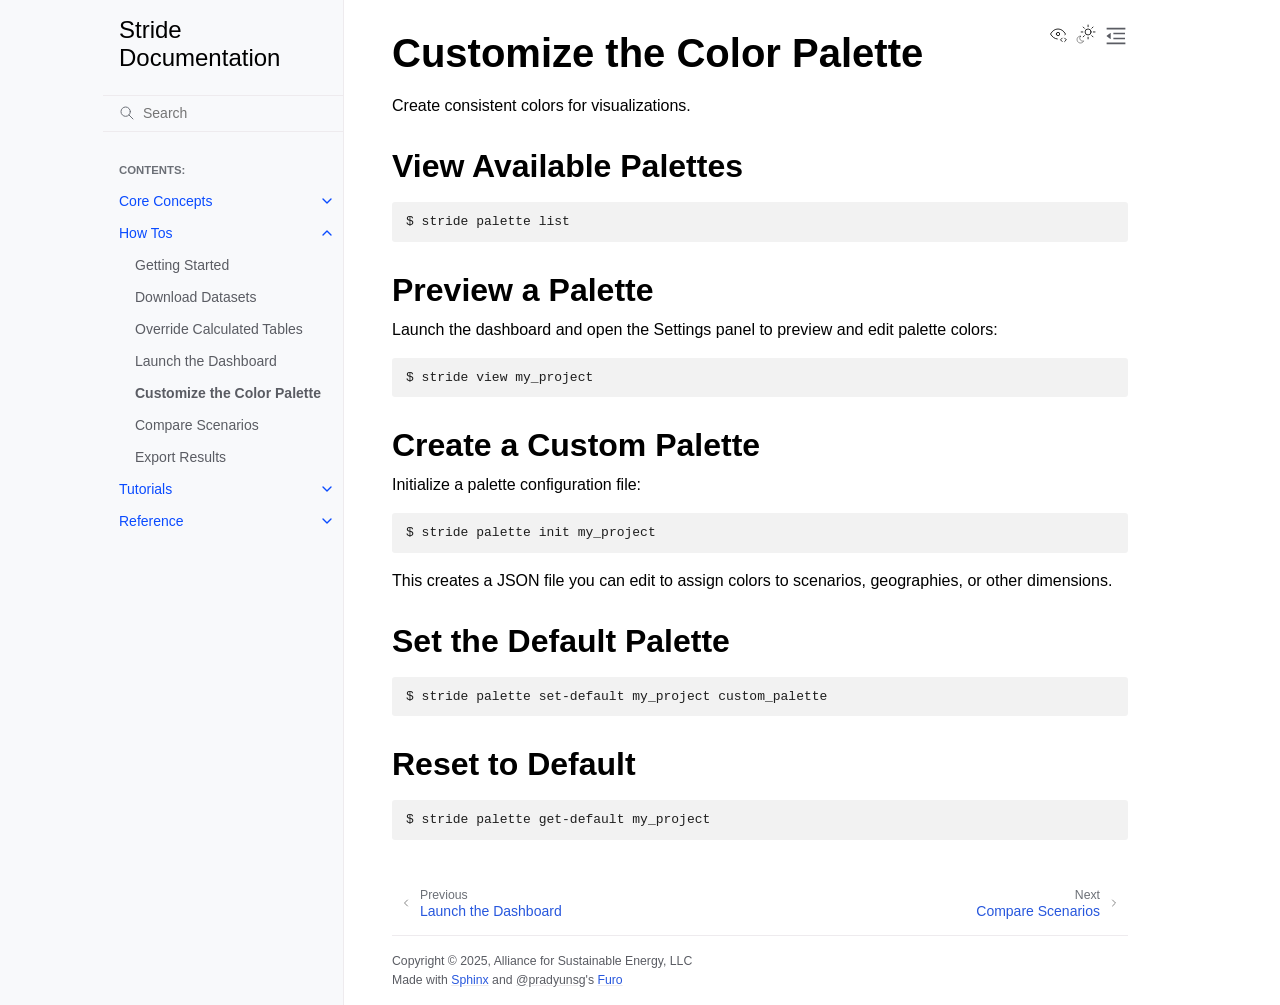
<file: how_tos/customize_palette.html>
<!doctype html>
<html class="no-js" lang="en" data-content_root="../">
  <head><meta charset="utf-8">
    <meta name="viewport" content="width=device-width,initial-scale=1">
    <meta name="color-scheme" content="light dark"><meta name="viewport" content="width=device-width, initial-scale=1" />
<link rel="index" title="Index" href="../genindex.html"><link rel="search" title="Search" href="../search.html"><link rel="next" title="Compare Scenarios" href="compare_scenarios.html"><link rel="prev" title="Launch the Dashboard" href="launch_dashboard.html">

    <!-- Generated with Sphinx 8.2.3 and Furo 2025.12.19 -->
        <title>Customize the Color Palette - Stride Documentation</title>
      <link rel="stylesheet" type="text/css" href="../_static/pygments.css?v=d111a655" />
    <link rel="stylesheet" type="text/css" href="../_static/styles/furo.css?v=7bdb33bb" />
    <link rel="stylesheet" type="text/css" href="../_static/copybutton.css?v=76b2166b" />
    <link rel="stylesheet" type="text/css" href="../_static/autodoc_pydantic.css" />
    <link rel="stylesheet" type="text/css" href="../_static/styles/furo-extensions.css?v=8dab3a3b" />
    
    


<style>
  body {
    --color-code-background: #f2f2f2;
  --color-code-foreground: #1e1e1e;
  
  }
  @media not print {
    body[data-theme="dark"] {
      --color-code-background: #202020;
  --color-code-foreground: #d0d0d0;
  
    }
    @media (prefers-color-scheme: dark) {
      body:not([data-theme="light"]) {
        --color-code-background: #202020;
  --color-code-foreground: #d0d0d0;
  
      }
    }
  }
</style></head>
  <body>
    
    <script>
      document.body.dataset.theme = localStorage.getItem("theme") || "auto";
    </script>
    

<svg xmlns="http://www.w3.org/2000/svg" style="display: none;">
  <symbol id="svg-toc" viewBox="0 0 24 24">
    <title>Contents</title>
    <svg stroke="currentColor" fill="currentColor" stroke-width="0" viewBox="0 0 1024 1024">
      <path d="M408 442h480c4.4 0 8-3.6 8-8v-56c0-4.4-3.6-8-8-8H408c-4.4 0-8 3.6-8 8v56c0 4.4 3.6 8 8 8zm-8 204c0 4.4 3.6 8 8 8h480c4.4 0 8-3.6 8-8v-56c0-4.4-3.6-8-8-8H408c-4.4 0-8 3.6-8 8v56zm504-486H120c-4.4 0-8 3.6-8 8v56c0 4.4 3.6 8 8 8h784c4.4 0 8-3.6 8-8v-56c0-4.4-3.6-8-8-8zm0 632H120c-4.4 0-8 3.6-8 8v56c0 4.4 3.6 8 8 8h784c4.4 0 8-3.6 8-8v-56c0-4.4-3.6-8-8-8zM115.4 518.9L271.7 642c5.8 4.6 14.4.5 14.4-6.9V388.9c0-7.4-8.5-11.5-14.4-6.9L115.4 505.1a8.74 8.74 0 0 0 0 13.8z"/>
    </svg>
  </symbol>
  <symbol id="svg-menu" viewBox="0 0 24 24">
    <title>Menu</title>
    <svg xmlns="http://www.w3.org/2000/svg" viewBox="0 0 24 24" fill="none" stroke="currentColor"
      stroke-width="2" stroke-linecap="round" stroke-linejoin="round" class="feather-menu">
      <line x1="3" y1="12" x2="21" y2="12"></line>
      <line x1="3" y1="6" x2="21" y2="6"></line>
      <line x1="3" y1="18" x2="21" y2="18"></line>
    </svg>
  </symbol>
  <symbol id="svg-arrow-right" viewBox="0 0 24 24">
    <title>Expand</title>
    <svg xmlns="http://www.w3.org/2000/svg" viewBox="0 0 24 24" fill="none" stroke="currentColor"
      stroke-width="2" stroke-linecap="round" stroke-linejoin="round" class="feather-chevron-right">
      <polyline points="9 18 15 12 9 6"></polyline>
    </svg>
  </symbol>
  <symbol id="svg-sun" viewBox="0 0 24 24">
    <title>Light mode</title>
    <svg xmlns="http://www.w3.org/2000/svg" viewBox="0 0 24 24" fill="none" stroke="currentColor"
      stroke-width="1" stroke-linecap="round" stroke-linejoin="round" class="feather-sun">
      <circle cx="12" cy="12" r="5"></circle>
      <line x1="12" y1="1" x2="12" y2="3"></line>
      <line x1="12" y1="21" x2="12" y2="23"></line>
      <line x1="4.22" y1="4.22" x2="5.64" y2="5.64"></line>
      <line x1="18.36" y1="18.36" x2="19.78" y2="19.78"></line>
      <line x1="1" y1="12" x2="3" y2="12"></line>
      <line x1="21" y1="12" x2="23" y2="12"></line>
      <line x1="4.22" y1="19.78" x2="5.64" y2="18.36"></line>
      <line x1="18.36" y1="5.64" x2="19.78" y2="4.22"></line>
    </svg>
  </symbol>
  <symbol id="svg-moon" viewBox="0 0 24 24">
    <title>Dark mode</title>
    <svg xmlns="http://www.w3.org/2000/svg" viewBox="0 0 24 24" fill="none" stroke="currentColor"
      stroke-width="1" stroke-linecap="round" stroke-linejoin="round" class="icon-tabler-moon">
      <path stroke="none" d="M0 0h24v24H0z" fill="none" />
      <path d="M12 3c.132 0 .263 0 .393 0a7.5 7.5 0 0 0 7.92 12.446a9 9 0 1 1 -8.313 -12.454z" />
    </svg>
  </symbol>
  <symbol id="svg-sun-with-moon" viewBox="0 0 24 24">
    <title>Auto light/dark, in light mode</title>
    <svg xmlns="http://www.w3.org/2000/svg" viewBox="0 0 24 24" fill="none" stroke="currentColor"
      stroke-width="1" stroke-linecap="round" stroke-linejoin="round"
      class="icon-custom-derived-from-feather-sun-and-tabler-moon">
      <path style="opacity: 50%" d="M 5.411 14.504 C 5.471 14.504 5.532 14.504 5.591 14.504 C 3.639 16.319 4.383 19.569 6.931 20.352 C 7.693 20.586 8.512 20.551 9.25 20.252 C 8.023 23.207 4.056 23.725 2.11 21.184 C 0.166 18.642 1.702 14.949 4.874 14.536 C 5.051 14.512 5.231 14.5 5.411 14.5 L 5.411 14.504 Z"/>
      <line x1="14.5" y1="3.25" x2="14.5" y2="1.25"/>
      <line x1="14.5" y1="15.85" x2="14.5" y2="17.85"/>
      <line x1="10.044" y1="5.094" x2="8.63" y2="3.68"/>
      <line x1="19" y1="14.05" x2="20.414" y2="15.464"/>
      <line x1="8.2" y1="9.55" x2="6.2" y2="9.55"/>
      <line x1="20.8" y1="9.55" x2="22.8" y2="9.55"/>
      <line x1="10.044" y1="14.006" x2="8.63" y2="15.42"/>
      <line x1="19" y1="5.05" x2="20.414" y2="3.636"/>
      <circle cx="14.5" cy="9.55" r="3.6"/>
    </svg>
  </symbol>
  <symbol id="svg-moon-with-sun" viewBox="0 0 24 24">
    <title>Auto light/dark, in dark mode</title>
    <svg xmlns="http://www.w3.org/2000/svg" viewBox="0 0 24 24" fill="none" stroke="currentColor"
      stroke-width="1" stroke-linecap="round" stroke-linejoin="round"
      class="icon-custom-derived-from-feather-sun-and-tabler-moon">
      <path d="M 8.282 7.007 C 8.385 7.007 8.494 7.007 8.595 7.007 C 5.18 10.184 6.481 15.869 10.942 17.24 C 12.275 17.648 13.706 17.589 15 17.066 C 12.851 22.236 5.91 23.143 2.505 18.696 C -0.897 14.249 1.791 7.786 7.342 7.063 C 7.652 7.021 7.965 7 8.282 7 L 8.282 7.007 Z"/>
      <line style="opacity: 50%" x1="18" y1="3.705" x2="18" y2="2.5"/>
      <line style="opacity: 50%" x1="18" y1="11.295" x2="18" y2="12.5"/>
      <line style="opacity: 50%" x1="15.316" y1="4.816" x2="14.464" y2="3.964"/>
      <line style="opacity: 50%" x1="20.711" y1="10.212" x2="21.563" y2="11.063"/>
      <line style="opacity: 50%" x1="14.205" y1="7.5" x2="13.001" y2="7.5"/>
      <line style="opacity: 50%" x1="21.795" y1="7.5" x2="23" y2="7.5"/>
      <line style="opacity: 50%" x1="15.316" y1="10.184" x2="14.464" y2="11.036"/>
      <line style="opacity: 50%" x1="20.711" y1="4.789" x2="21.563" y2="3.937"/>
      <circle style="opacity: 50%" cx="18" cy="7.5" r="2.169"/>
    </svg>
  </symbol>
  <symbol id="svg-pencil" viewBox="0 0 24 24">
    <svg xmlns="http://www.w3.org/2000/svg" viewBox="0 0 24 24" fill="none" stroke="currentColor"
      stroke-width="1" stroke-linecap="round" stroke-linejoin="round" class="icon-tabler-pencil-code">
      <path d="M4 20h4l10.5 -10.5a2.828 2.828 0 1 0 -4 -4l-10.5 10.5v4" />
      <path d="M13.5 6.5l4 4" />
      <path d="M20 21l2 -2l-2 -2" />
      <path d="M17 17l-2 2l2 2" />
    </svg>
  </symbol>
  <symbol id="svg-eye" viewBox="0 0 24 24">
    <svg xmlns="http://www.w3.org/2000/svg" viewBox="0 0 24 24" fill="none" stroke="currentColor"
      stroke-width="1" stroke-linecap="round" stroke-linejoin="round" class="icon-tabler-eye-code">
      <path stroke="none" d="M0 0h24v24H0z" fill="none" />
      <path d="M10 12a2 2 0 1 0 4 0a2 2 0 0 0 -4 0" />
      <path
        d="M11.11 17.958c-3.209 -.307 -5.91 -2.293 -8.11 -5.958c2.4 -4 5.4 -6 9 -6c3.6 0 6.6 2 9 6c-.21 .352 -.427 .688 -.647 1.008" />
      <path d="M20 21l2 -2l-2 -2" />
      <path d="M17 17l-2 2l2 2" />
    </svg>
  </symbol>
</svg>

<input type="checkbox" class="sidebar-toggle" name="__navigation" id="__navigation" aria-label="Toggle site navigation sidebar">
<input type="checkbox" class="sidebar-toggle" name="__toc" id="__toc" aria-label="Toggle table of contents sidebar">
<label class="overlay sidebar-overlay" for="__navigation"></label>
<label class="overlay toc-overlay" for="__toc"></label>

<a class="skip-to-content muted-link" href="#furo-main-content">Skip to content</a>



<div class="page">
  <header class="mobile-header">
    <div class="header-left">
      <label class="nav-overlay-icon" for="__navigation">
        <span class="icon"><svg><use href="#svg-menu"></use></svg></span>
      </label>
    </div>
    <div class="header-center">
      <a href="../index.html"><div class="brand">Stride Documentation</div></a>
    </div>
    <div class="header-right">
      <div class="theme-toggle-container theme-toggle-header">
        <button class="theme-toggle" aria-label="Toggle Light / Dark / Auto color theme">
          <svg class="theme-icon-when-auto-light"><use href="#svg-sun-with-moon"></use></svg>
          <svg class="theme-icon-when-auto-dark"><use href="#svg-moon-with-sun"></use></svg>
          <svg class="theme-icon-when-dark"><use href="#svg-moon"></use></svg>
          <svg class="theme-icon-when-light"><use href="#svg-sun"></use></svg>
        </button>
      </div>
      <label class="toc-overlay-icon toc-header-icon" for="__toc">
        <span class="icon"><svg><use href="#svg-toc"></use></svg></span>
      </label>
    </div>
  </header>
  <aside class="sidebar-drawer">
    <div class="sidebar-container">
      
      <div class="sidebar-sticky"><a class="sidebar-brand" href="../index.html">
  
  <span class="sidebar-brand-text">Stride Documentation</span>
  
</a><form class="sidebar-search-container" method="get" action="../search.html" role="search">
  <input class="sidebar-search" placeholder="Search" name="q" aria-label="Search">
  <input type="hidden" name="check_keywords" value="yes">
  <input type="hidden" name="area" value="default">
</form>
<div id="searchbox"></div><div class="sidebar-scroll"><div class="sidebar-tree">
  <p class="caption" role="heading"><span class="caption-text">Contents:</span></p>
<ul class="current">
<li class="toctree-l1 has-children"><a class="reference internal" href="../explanation/index.html">Core Concepts</a><input aria-label="Toggle navigation of Core Concepts" class="toctree-checkbox" id="toctree-checkbox-1" name="toctree-checkbox-1" role="switch" type="checkbox"/><label for="toctree-checkbox-1"><span class="icon"><svg><use href="#svg-arrow-right"></use></svg></span></label><ul>
<li class="toctree-l2"><a class="reference internal" href="../explanation/data_download.html">Data Download</a></li>
<li class="toctree-l2"><a class="reference internal" href="../explanation/data_validation.html">Data Validation with dsgrid</a></li>
<li class="toctree-l2"><a class="reference internal" href="../explanation/customizing_checks.html">Customizing Dataset Checks</a></li>
<li class="toctree-l2"><a class="reference internal" href="../explanation/dbt_computation.html">dbt Computation</a></li>
<li class="toctree-l2"><a class="reference internal" href="../explanation/weather_year_modeling.html">Weather Year Modeling</a></li>
</ul>
</li>
<li class="toctree-l1 current has-children"><a class="reference internal" href="index.html">How Tos</a><input aria-label="Toggle navigation of How Tos" checked="" class="toctree-checkbox" id="toctree-checkbox-2" name="toctree-checkbox-2" role="switch" type="checkbox"/><label for="toctree-checkbox-2"><span class="icon"><svg><use href="#svg-arrow-right"></use></svg></span></label><ul class="current">
<li class="toctree-l2"><a class="reference internal" href="getting_started/index.html">Getting Started</a></li>
<li class="toctree-l2"><a class="reference internal" href="download_datasets.html">Download Datasets</a></li>
<li class="toctree-l2"><a class="reference internal" href="override_calculated_tables.html">Override Calculated Tables</a></li>
<li class="toctree-l2"><a class="reference internal" href="launch_dashboard.html">Launch the Dashboard</a></li>
<li class="toctree-l2 current current-page"><a class="current reference internal" href="#">Customize the Color Palette</a></li>
<li class="toctree-l2"><a class="reference internal" href="compare_scenarios.html">Compare Scenarios</a></li>
<li class="toctree-l2"><a class="reference internal" href="export_results.html">Export Results</a></li>
</ul>
</li>
<li class="toctree-l1 has-children"><a class="reference internal" href="../tutorials/index.html">Tutorials</a><input aria-label="Toggle navigation of Tutorials" class="toctree-checkbox" id="toctree-checkbox-3" name="toctree-checkbox-3" role="switch" type="checkbox"/><label for="toctree-checkbox-3"><span class="icon"><svg><use href="#svg-arrow-right"></use></svg></span></label><ul>
<li class="toctree-l2"><a class="reference internal" href="../tutorials/create_project.html">Create a project</a></li>
<li class="toctree-l2"><a class="reference internal" href="../tutorials/dbt_project.html">Browse the dbt project</a></li>
<li class="toctree-l2"><a class="reference internal" href="../tutorials/manage_calculated_tables.html">Manage calculated tables</a></li>
<li class="toctree-l2"><a class="reference internal" href="../tutorials/data_api_tutorial.html">Process results with Python</a></li>
<li class="toctree-l2"><a class="reference internal" href="../tutorials/debugging_stride.html">Debug stride source code</a></li>
</ul>
</li>
<li class="toctree-l1 has-children"><a class="reference internal" href="../reference/index.html">Reference</a><input aria-label="Toggle navigation of Reference" class="toctree-checkbox" id="toctree-checkbox-4" name="toctree-checkbox-4" role="switch" type="checkbox"/><label for="toctree-checkbox-4"><span class="icon"><svg><use href="#svg-arrow-right"></use></svg></span></label><ul>
<li class="toctree-l2"><a class="reference internal" href="../reference/data_api.html">Data API</a></li>
<li class="toctree-l2"><a class="reference internal" href="../reference/project_api.html">stride Project API</a></li>
<li class="toctree-l2"><a class="reference internal" href="../reference/cli_reference.html">CLI reference</a></li>
</ul>
</li>
</ul>

</div>
</div>

      </div>
      
    </div>
  </aside>
  <div class="main">
    <div class="content">
      <div class="article-container">
        <a href="#" class="back-to-top muted-link">
          <svg xmlns="http://www.w3.org/2000/svg" viewBox="0 0 24 24">
            <path d="M13 20h-2V8l-5.5 5.5-1.42-1.42L12 4.16l7.92 7.92-1.42 1.42L13 8v12z"></path>
          </svg>
          <span>Back to top</span>
        </a>
        <div class="content-icon-container">
          <div class="view-this-page">
  <a class="muted-link" href="../_sources/how_tos/customize_palette.md.txt" title="View this page">
    <svg><use href="#svg-eye"></use></svg>
    <span class="visually-hidden">View this page</span>
  </a>
</div>
<div class="theme-toggle-container theme-toggle-content">
            <button class="theme-toggle" aria-label="Toggle Light / Dark / Auto color theme">
              <svg class="theme-icon-when-auto-light"><use href="#svg-sun-with-moon"></use></svg>
              <svg class="theme-icon-when-auto-dark"><use href="#svg-moon-with-sun"></use></svg>
              <svg class="theme-icon-when-dark"><use href="#svg-moon"></use></svg>
              <svg class="theme-icon-when-light"><use href="#svg-sun"></use></svg>
            </button>
          </div>
          <label class="toc-overlay-icon toc-content-icon" for="__toc">
            <span class="icon"><svg><use href="#svg-toc"></use></svg></span>
          </label>
        </div>
        <article role="main" id="furo-main-content">
          <section id="customize-the-color-palette">
<span id="customize-palette"></span><h1>Customize the Color Palette<a class="headerlink" href="#customize-the-color-palette" title="Link to this heading">¶</a></h1>
<p>Create consistent colors for visualizations.</p>
<section id="view-available-palettes">
<h2>View Available Palettes<a class="headerlink" href="#view-available-palettes" title="Link to this heading">¶</a></h2>
<div class="highlight-console notranslate"><div class="highlight"><pre><span></span><span class="gp">$ </span>stride<span class="w"> </span>palette<span class="w"> </span>list
</pre></div>
</div>
</section>
<section id="preview-a-palette">
<h2>Preview a Palette<a class="headerlink" href="#preview-a-palette" title="Link to this heading">¶</a></h2>
<p>Launch the dashboard and open the Settings panel to preview and edit palette
colors:</p>
<div class="highlight-console notranslate"><div class="highlight"><pre><span></span><span class="gp">$ </span>stride<span class="w"> </span>view<span class="w"> </span>my_project
</pre></div>
</div>
</section>
<section id="create-a-custom-palette">
<h2>Create a Custom Palette<a class="headerlink" href="#create-a-custom-palette" title="Link to this heading">¶</a></h2>
<p>Initialize a palette configuration file:</p>
<div class="highlight-console notranslate"><div class="highlight"><pre><span></span><span class="gp">$ </span>stride<span class="w"> </span>palette<span class="w"> </span>init<span class="w"> </span>my_project
</pre></div>
</div>
<p>This creates a JSON file you can edit to assign colors to scenarios, geographies, or other dimensions.</p>
</section>
<section id="set-the-default-palette">
<h2>Set the Default Palette<a class="headerlink" href="#set-the-default-palette" title="Link to this heading">¶</a></h2>
<div class="highlight-console notranslate"><div class="highlight"><pre><span></span><span class="gp">$ </span>stride<span class="w"> </span>palette<span class="w"> </span>set-default<span class="w"> </span>my_project<span class="w"> </span>custom_palette
</pre></div>
</div>
</section>
<section id="reset-to-default">
<h2>Reset to Default<a class="headerlink" href="#reset-to-default" title="Link to this heading">¶</a></h2>
<div class="highlight-console notranslate"><div class="highlight"><pre><span></span><span class="gp">$ </span>stride<span class="w"> </span>palette<span class="w"> </span>get-default<span class="w"> </span>my_project
</pre></div>
</div>
</section>
</section>

        </article>
      </div>
      <footer>
        
        <div class="related-pages">
          <a class="next-page" href="compare_scenarios.html">
              <div class="page-info">
                <div class="context">
                  <span>Next</span>
                </div>
                <div class="title">Compare Scenarios</div>
              </div>
              <svg class="furo-related-icon"><use href="#svg-arrow-right"></use></svg>
            </a>
          <a class="prev-page" href="launch_dashboard.html">
              <svg class="furo-related-icon"><use href="#svg-arrow-right"></use></svg>
              <div class="page-info">
                <div class="context">
                  <span>Previous</span>
                </div>
                
                <div class="title">Launch the Dashboard</div>
                
              </div>
            </a>
        </div>
        <div class="bottom-of-page">
          <div class="left-details">
            <div class="copyright">
                Copyright &#169; 2025, Alliance for Sustainable Energy, LLC
            </div>
            Made with <a href="https://www.sphinx-doc.org/">Sphinx</a> and <a class="muted-link" href="https://pradyunsg.me">@pradyunsg</a>'s
            
            <a href="https://github.com/pradyunsg/furo">Furo</a>
            
          </div>
          <div class="right-details">
            
          </div>
        </div>
        
      </footer>
    </div>
    <aside class="toc-drawer">
      
      
      <div class="toc-sticky toc-scroll">
        <div class="toc-title-container">
          <span class="toc-title">
            On this page
          </span>
        </div>
        <div class="toc-tree-container">
          <div class="toc-tree">
            <ul>
<li><a class="reference internal" href="#">Customize the Color Palette</a><ul>
<li><a class="reference internal" href="#view-available-palettes">View Available Palettes</a></li>
<li><a class="reference internal" href="#preview-a-palette">Preview a Palette</a></li>
<li><a class="reference internal" href="#create-a-custom-palette">Create a Custom Palette</a></li>
<li><a class="reference internal" href="#set-the-default-palette">Set the Default Palette</a></li>
<li><a class="reference internal" href="#reset-to-default">Reset to Default</a></li>
</ul>
</li>
</ul>

          </div>
        </div>
      </div>
      
      
    </aside>
  </div>
</div><script src="../_static/documentation_options.js?v=f539c95a"></script>
    <script src="../_static/doctools.js?v=9bcbadda"></script>
    <script src="../_static/sphinx_highlight.js?v=dc90522c"></script>
    <script src="../_static/scripts/furo.js?v=46bd48cc"></script>
    <script src="../_static/clipboard.min.js?v=a7894cd8"></script>
    <script src="../_static/copybutton.js?v=3a0c56fd"></script>
    </body>
</html>
</file>
<file: _static/pygments.css>
.highlight pre { line-height: 125%; }
.highlight td.linenos .normal { color: inherit; background-color: transparent; padding-left: 5px; padding-right: 5px; }
.highlight span.linenos { color: inherit; background-color: transparent; padding-left: 5px; padding-right: 5px; }
.highlight td.linenos .special { color: #000000; background-color: #ffffc0; padding-left: 5px; padding-right: 5px; }
.highlight span.linenos.special { color: #000000; background-color: #ffffc0; padding-left: 5px; padding-right: 5px; }
.highlight .hll { background-color: #fdf2e2 }
.highlight { background: #f2f2f2; color: #1E1E1E }
.highlight .c { color: #515151 } /* Comment */
.highlight .err { color: #D71835 } /* Error */
.highlight .k { color: #8045E5 } /* Keyword */
.highlight .l { color: #7F4707 } /* Literal */
.highlight .n { color: #1E1E1E } /* Name */
.highlight .o { color: #163 } /* Operator */
.highlight .p { color: #1E1E1E } /* Punctuation */
.highlight .ch { color: #515151 } /* Comment.Hashbang */
.highlight .cm { color: #515151 } /* Comment.Multiline */
.highlight .cp { color: #515151 } /* Comment.Preproc */
.highlight .cpf { color: #515151 } /* Comment.PreprocFile */
.highlight .c1 { color: #515151 } /* Comment.Single */
.highlight .cs { color: #515151 } /* Comment.Special */
.highlight .gd { color: #00749C } /* Generic.Deleted */
.highlight .ge { font-style: italic } /* Generic.Emph */
.highlight .gh { color: #00749C } /* Generic.Heading */
.highlight .gs { font-weight: bold } /* Generic.Strong */
.highlight .gu { color: #00749C } /* Generic.Subheading */
.highlight .kc { color: #8045E5 } /* Keyword.Constant */
.highlight .kd { color: #8045E5 } /* Keyword.Declaration */
.highlight .kn { color: #8045E5 } /* Keyword.Namespace */
.highlight .kp { color: #8045E5 } /* Keyword.Pseudo */
.highlight .kr { color: #8045E5 } /* Keyword.Reserved */
.highlight .kt { color: #7F4707 } /* Keyword.Type */
.highlight .ld { color: #7F4707 } /* Literal.Date */
.highlight .m { color: #7F4707 } /* Literal.Number */
.highlight .s { color: #163 } /* Literal.String */
.highlight .na { color: #7F4707 } /* Name.Attribute */
.highlight .nb { color: #7F4707 } /* Name.Builtin */
.highlight .nc { color: #00749C } /* Name.Class */
.highlight .no { color: #00749C } /* Name.Constant */
.highlight .nd { color: #7F4707 } /* Name.Decorator */
.highlight .ni { color: #163 } /* Name.Entity */
.highlight .ne { color: #8045E5 } /* Name.Exception */
.highlight .nf { color: #00749C } /* Name.Function */
.highlight .nl { color: #7F4707 } /* Name.Label */
.highlight .nn { color: #1E1E1E } /* Name.Namespace */
.highlight .nx { color: #1E1E1E } /* Name.Other */
.highlight .py { color: #00749C } /* Name.Property */
.highlight .nt { color: #00749C } /* Name.Tag */
.highlight .nv { color: #D71835 } /* Name.Variable */
.highlight .ow { color: #8045E5 } /* Operator.Word */
.highlight .pm { color: #1E1E1E } /* Punctuation.Marker */
.highlight .w { color: #1E1E1E } /* Text.Whitespace */
.highlight .mb { color: #7F4707 } /* Literal.Number.Bin */
.highlight .mf { color: #7F4707 } /* Literal.Number.Float */
.highlight .mh { color: #7F4707 } /* Literal.Number.Hex */
.highlight .mi { color: #7F4707 } /* Literal.Number.Integer */
.highlight .mo { color: #7F4707 } /* Literal.Number.Oct */
.highlight .sa { color: #163 } /* Literal.String.Affix */
.highlight .sb { color: #163 } /* Literal.String.Backtick */
.highlight .sc { color: #163 } /* Literal.String.Char */
.highlight .dl { color: #163 } /* Literal.String.Delimiter */
.highlight .sd { color: #163 } /* Literal.String.Doc */
.highlight .s2 { color: #163 } /* Literal.String.Double */
.highlight .se { color: #163 } /* Literal.String.Escape */
.highlight .sh { color: #163 } /* Literal.String.Heredoc */
.highlight .si { color: #163 } /* Literal.String.Interpol */
.highlight .sx { color: #163 } /* Literal.String.Other */
.highlight .sr { color: #D71835 } /* Literal.String.Regex */
.highlight .s1 { color: #163 } /* Literal.String.Single */
.highlight .ss { color: #00749C } /* Literal.String.Symbol */
.highlight .bp { color: #7F4707 } /* Name.Builtin.Pseudo */
.highlight .fm { color: #00749C } /* Name.Function.Magic */
.highlight .vc { color: #D71835 } /* Name.Variable.Class */
.highlight .vg { color: #D71835 } /* Name.Variable.Global */
.highlight .vi { color: #D71835 } /* Name.Variable.Instance */
.highlight .vm { color: #7F4707 } /* Name.Variable.Magic */
.highlight .il { color: #7F4707 } /* Literal.Number.Integer.Long */
@media not print {
body[data-theme="dark"] .highlight pre { line-height: 125%; }
body[data-theme="dark"] .highlight td.linenos .normal { color: #aaaaaa; background-color: transparent; padding-left: 5px; padding-right: 5px; }
body[data-theme="dark"] .highlight span.linenos { color: #aaaaaa; background-color: transparent; padding-left: 5px; padding-right: 5px; }
body[data-theme="dark"] .highlight td.linenos .special { color: #000000; background-color: #ffffc0; padding-left: 5px; padding-right: 5px; }
body[data-theme="dark"] .highlight span.linenos.special { color: #000000; background-color: #ffffc0; padding-left: 5px; padding-right: 5px; }
body[data-theme="dark"] .highlight .hll { background-color: #404040 }
body[data-theme="dark"] .highlight { background: #202020; color: #D0D0D0 }
body[data-theme="dark"] .highlight .c { color: #ABABAB; font-style: italic } /* Comment */
body[data-theme="dark"] .highlight .err { color: #A61717; background-color: #E3D2D2 } /* Error */
body[data-theme="dark"] .highlight .esc { color: #D0D0D0 } /* Escape */
body[data-theme="dark"] .highlight .g { color: #D0D0D0 } /* Generic */
body[data-theme="dark"] .highlight .k { color: #6EBF26; font-weight: bold } /* Keyword */
body[data-theme="dark"] .highlight .l { color: #D0D0D0 } /* Literal */
body[data-theme="dark"] .highlight .n { color: #D0D0D0 } /* Name */
body[data-theme="dark"] .highlight .o { color: #D0D0D0 } /* Operator */
body[data-theme="dark"] .highlight .x { color: #D0D0D0 } /* Other */
body[data-theme="dark"] .highlight .p { color: #D0D0D0 } /* Punctuation */
body[data-theme="dark"] .highlight .ch { color: #ABABAB; font-style: italic } /* Comment.Hashbang */
body[data-theme="dark"] .highlight .cm { color: #ABABAB; font-style: italic } /* Comment.Multiline */
body[data-theme="dark"] .highlight .cp { color: #FF3A3A; font-weight: bold } /* Comment.Preproc */
body[data-theme="dark"] .highlight .cpf { color: #ABABAB; font-style: italic } /* Comment.PreprocFile */
body[data-theme="dark"] .highlight .c1 { color: #ABABAB; font-style: italic } /* Comment.Single */
body[data-theme="dark"] .highlight .cs { color: #E50808; font-weight: bold; background-color: #520000 } /* Comment.Special */
body[data-theme="dark"] .highlight .gd { color: #FF3A3A } /* Generic.Deleted */
body[data-theme="dark"] .highlight .ge { color: #D0D0D0; font-style: italic } /* Generic.Emph */
body[data-theme="dark"] .highlight .ges { color: #D0D0D0; font-weight: bold; font-style: italic } /* Generic.EmphStrong */
body[data-theme="dark"] .highlight .gr { color: #FF3A3A } /* Generic.Error */
body[data-theme="dark"] .highlight .gh { color: #FFF; font-weight: bold } /* Generic.Heading */
body[data-theme="dark"] .highlight .gi { color: #589819 } /* Generic.Inserted */
body[data-theme="dark"] .highlight .go { color: #CCC } /* Generic.Output */
body[data-theme="dark"] .highlight .gp { color: #AAA } /* Generic.Prompt */
body[data-theme="dark"] .highlight .gs { color: #D0D0D0; font-weight: bold } /* Generic.Strong */
body[data-theme="dark"] .highlight .gu { color: #FFF; text-decoration: underline } /* Generic.Subheading */
body[data-theme="dark"] .highlight .gt { color: #FF3A3A } /* Generic.Traceback */
body[data-theme="dark"] .highlight .kc { color: #6EBF26; font-weight: bold } /* Keyword.Constant */
body[data-theme="dark"] .highlight .kd { color: #6EBF26; font-weight: bold } /* Keyword.Declaration */
body[data-theme="dark"] .highlight .kn { color: #6EBF26; font-weight: bold } /* Keyword.Namespace */
body[data-theme="dark"] .highlight .kp { color: #6EBF26 } /* Keyword.Pseudo */
body[data-theme="dark"] .highlight .kr { color: #6EBF26; font-weight: bold } /* Keyword.Reserved */
body[data-theme="dark"] .highlight .kt { color: #6EBF26; font-weight: bold } /* Keyword.Type */
body[data-theme="dark"] .highlight .ld { color: #D0D0D0 } /* Literal.Date */
body[data-theme="dark"] .highlight .m { color: #51B2FD } /* Literal.Number */
body[data-theme="dark"] .highlight .s { color: #ED9D13 } /* Literal.String */
body[data-theme="dark"] .highlight .na { color: #BBB } /* Name.Attribute */
body[data-theme="dark"] .highlight .nb { color: #2FBCCD } /* Name.Builtin */
body[data-theme="dark"] .highlight .nc { color: #71ADFF; text-decoration: underline } /* Name.Class */
body[data-theme="dark"] .highlight .no { color: #40FFFF } /* Name.Constant */
body[data-theme="dark"] .highlight .nd { color: #FFA500 } /* Name.Decorator */
body[data-theme="dark"] .highlight .ni { color: #D0D0D0 } /* Name.Entity */
body[data-theme="dark"] .highlight .ne { color: #BBB } /* Name.Exception */
body[data-theme="dark"] .highlight .nf { color: #71ADFF } /* Name.Function */
body[data-theme="dark"] .highlight .nl { color: #D0D0D0 } /* Name.Label */
body[data-theme="dark"] .highlight .nn { color: #71ADFF; text-decoration: underline } /* Name.Namespace */
body[data-theme="dark"] .highlight .nx { color: #D0D0D0 } /* Name.Other */
body[data-theme="dark"] .highlight .py { color: #D0D0D0 } /* Name.Property */
body[data-theme="dark"] .highlight .nt { color: #6EBF26; font-weight: bold } /* Name.Tag */
body[data-theme="dark"] .highlight .nv { color: #40FFFF } /* Name.Variable */
body[data-theme="dark"] .highlight .ow { color: #6EBF26; font-weight: bold } /* Operator.Word */
body[data-theme="dark"] .highlight .pm { color: #D0D0D0 } /* Punctuation.Marker */
body[data-theme="dark"] .highlight .w { color: #666 } /* Text.Whitespace */
body[data-theme="dark"] .highlight .mb { color: #51B2FD } /* Literal.Number.Bin */
body[data-theme="dark"] .highlight .mf { color: #51B2FD } /* Literal.Number.Float */
body[data-theme="dark"] .highlight .mh { color: #51B2FD } /* Literal.Number.Hex */
body[data-theme="dark"] .highlight .mi { color: #51B2FD } /* Literal.Number.Integer */
body[data-theme="dark"] .highlight .mo { color: #51B2FD } /* Literal.Number.Oct */
body[data-theme="dark"] .highlight .sa { color: #ED9D13 } /* Literal.String.Affix */
body[data-theme="dark"] .highlight .sb { color: #ED9D13 } /* Literal.String.Backtick */
body[data-theme="dark"] .highlight .sc { color: #ED9D13 } /* Literal.String.Char */
body[data-theme="dark"] .highlight .dl { color: #ED9D13 } /* Literal.String.Delimiter */
body[data-theme="dark"] .highlight .sd { color: #ED9D13 } /* Literal.String.Doc */
body[data-theme="dark"] .highlight .s2 { color: #ED9D13 } /* Literal.String.Double */
body[data-theme="dark"] .highlight .se { color: #ED9D13 } /* Literal.String.Escape */
body[data-theme="dark"] .highlight .sh { color: #ED9D13 } /* Literal.String.Heredoc */
body[data-theme="dark"] .highlight .si { color: #ED9D13 } /* Literal.String.Interpol */
body[data-theme="dark"] .highlight .sx { color: #FFA500 } /* Literal.String.Other */
body[data-theme="dark"] .highlight .sr { color: #ED9D13 } /* Literal.String.Regex */
body[data-theme="dark"] .highlight .s1 { color: #ED9D13 } /* Literal.String.Single */
body[data-theme="dark"] .highlight .ss { color: #ED9D13 } /* Literal.String.Symbol */
body[data-theme="dark"] .highlight .bp { color: #2FBCCD } /* Name.Builtin.Pseudo */
body[data-theme="dark"] .highlight .fm { color: #71ADFF } /* Name.Function.Magic */
body[data-theme="dark"] .highlight .vc { color: #40FFFF } /* Name.Variable.Class */
body[data-theme="dark"] .highlight .vg { color: #40FFFF } /* Name.Variable.Global */
body[data-theme="dark"] .highlight .vi { color: #40FFFF } /* Name.Variable.Instance */
body[data-theme="dark"] .highlight .vm { color: #40FFFF } /* Name.Variable.Magic */
body[data-theme="dark"] .highlight .il { color: #51B2FD } /* Literal.Number.Integer.Long */
@media (prefers-color-scheme: dark) {
body:not([data-theme="light"]) .highlight pre { line-height: 125%; }
body:not([data-theme="light"]) .highlight td.linenos .normal { color: #aaaaaa; background-color: transparent; padding-left: 5px; padding-right: 5px; }
body:not([data-theme="light"]) .highlight span.linenos { color: #aaaaaa; background-color: transparent; padding-left: 5px; padding-right: 5px; }
body:not([data-theme="light"]) .highlight td.linenos .special { color: #000000; background-color: #ffffc0; padding-left: 5px; padding-right: 5px; }
body:not([data-theme="light"]) .highlight span.linenos.special { color: #000000; background-color: #ffffc0; padding-left: 5px; padding-right: 5px; }
body:not([data-theme="light"]) .highlight .hll { background-color: #404040 }
body:not([data-theme="light"]) .highlight { background: #202020; color: #D0D0D0 }
body:not([data-theme="light"]) .highlight .c { color: #ABABAB; font-style: italic } /* Comment */
body:not([data-theme="light"]) .highlight .err { color: #A61717; background-color: #E3D2D2 } /* Error */
body:not([data-theme="light"]) .highlight .esc { color: #D0D0D0 } /* Escape */
body:not([data-theme="light"]) .highlight .g { color: #D0D0D0 } /* Generic */
body:not([data-theme="light"]) .highlight .k { color: #6EBF26; font-weight: bold } /* Keyword */
body:not([data-theme="light"]) .highlight .l { color: #D0D0D0 } /* Literal */
body:not([data-theme="light"]) .highlight .n { color: #D0D0D0 } /* Name */
body:not([data-theme="light"]) .highlight .o { color: #D0D0D0 } /* Operator */
body:not([data-theme="light"]) .highlight .x { color: #D0D0D0 } /* Other */
body:not([data-theme="light"]) .highlight .p { color: #D0D0D0 } /* Punctuation */
body:not([data-theme="light"]) .highlight .ch { color: #ABABAB; font-style: italic } /* Comment.Hashbang */
body:not([data-theme="light"]) .highlight .cm { color: #ABABAB; font-style: italic } /* Comment.Multiline */
body:not([data-theme="light"]) .highlight .cp { color: #FF3A3A; font-weight: bold } /* Comment.Preproc */
body:not([data-theme="light"]) .highlight .cpf { color: #ABABAB; font-style: italic } /* Comment.PreprocFile */
body:not([data-theme="light"]) .highlight .c1 { color: #ABABAB; font-style: italic } /* Comment.Single */
body:not([data-theme="light"]) .highlight .cs { color: #E50808; font-weight: bold; background-color: #520000 } /* Comment.Special */
body:not([data-theme="light"]) .highlight .gd { color: #FF3A3A } /* Generic.Deleted */
body:not([data-theme="light"]) .highlight .ge { color: #D0D0D0; font-style: italic } /* Generic.Emph */
body:not([data-theme="light"]) .highlight .ges { color: #D0D0D0; font-weight: bold; font-style: italic } /* Generic.EmphStrong */
body:not([data-theme="light"]) .highlight .gr { color: #FF3A3A } /* Generic.Error */
body:not([data-theme="light"]) .highlight .gh { color: #FFF; font-weight: bold } /* Generic.Heading */
body:not([data-theme="light"]) .highlight .gi { color: #589819 } /* Generic.Inserted */
body:not([data-theme="light"]) .highlight .go { color: #CCC } /* Generic.Output */
body:not([data-theme="light"]) .highlight .gp { color: #AAA } /* Generic.Prompt */
body:not([data-theme="light"]) .highlight .gs { color: #D0D0D0; font-weight: bold } /* Generic.Strong */
body:not([data-theme="light"]) .highlight .gu { color: #FFF; text-decoration: underline } /* Generic.Subheading */
body:not([data-theme="light"]) .highlight .gt { color: #FF3A3A } /* Generic.Traceback */
body:not([data-theme="light"]) .highlight .kc { color: #6EBF26; font-weight: bold } /* Keyword.Constant */
body:not([data-theme="light"]) .highlight .kd { color: #6EBF26; font-weight: bold } /* Keyword.Declaration */
body:not([data-theme="light"]) .highlight .kn { color: #6EBF26; font-weight: bold } /* Keyword.Namespace */
body:not([data-theme="light"]) .highlight .kp { color: #6EBF26 } /* Keyword.Pseudo */
body:not([data-theme="light"]) .highlight .kr { color: #6EBF26; font-weight: bold } /* Keyword.Reserved */
body:not([data-theme="light"]) .highlight .kt { color: #6EBF26; font-weight: bold } /* Keyword.Type */
body:not([data-theme="light"]) .highlight .ld { color: #D0D0D0 } /* Literal.Date */
body:not([data-theme="light"]) .highlight .m { color: #51B2FD } /* Literal.Number */
body:not([data-theme="light"]) .highlight .s { color: #ED9D13 } /* Literal.String */
body:not([data-theme="light"]) .highlight .na { color: #BBB } /* Name.Attribute */
body:not([data-theme="light"]) .highlight .nb { color: #2FBCCD } /* Name.Builtin */
body:not([data-theme="light"]) .highlight .nc { color: #71ADFF; text-decoration: underline } /* Name.Class */
body:not([data-theme="light"]) .highlight .no { color: #40FFFF } /* Name.Constant */
body:not([data-theme="light"]) .highlight .nd { color: #FFA500 } /* Name.Decorator */
body:not([data-theme="light"]) .highlight .ni { color: #D0D0D0 } /* Name.Entity */
body:not([data-theme="light"]) .highlight .ne { color: #BBB } /* Name.Exception */
body:not([data-theme="light"]) .highlight .nf { color: #71ADFF } /* Name.Function */
body:not([data-theme="light"]) .highlight .nl { color: #D0D0D0 } /* Name.Label */
body:not([data-theme="light"]) .highlight .nn { color: #71ADFF; text-decoration: underline } /* Name.Namespace */
body:not([data-theme="light"]) .highlight .nx { color: #D0D0D0 } /* Name.Other */
body:not([data-theme="light"]) .highlight .py { color: #D0D0D0 } /* Name.Property */
body:not([data-theme="light"]) .highlight .nt { color: #6EBF26; font-weight: bold } /* Name.Tag */
body:not([data-theme="light"]) .highlight .nv { color: #40FFFF } /* Name.Variable */
body:not([data-theme="light"]) .highlight .ow { color: #6EBF26; font-weight: bold } /* Operator.Word */
body:not([data-theme="light"]) .highlight .pm { color: #D0D0D0 } /* Punctuation.Marker */
body:not([data-theme="light"]) .highlight .w { color: #666 } /* Text.Whitespace */
body:not([data-theme="light"]) .highlight .mb { color: #51B2FD } /* Literal.Number.Bin */
body:not([data-theme="light"]) .highlight .mf { color: #51B2FD } /* Literal.Number.Float */
body:not([data-theme="light"]) .highlight .mh { color: #51B2FD } /* Literal.Number.Hex */
body:not([data-theme="light"]) .highlight .mi { color: #51B2FD } /* Literal.Number.Integer */
body:not([data-theme="light"]) .highlight .mo { color: #51B2FD } /* Literal.Number.Oct */
body:not([data-theme="light"]) .highlight .sa { color: #ED9D13 } /* Literal.String.Affix */
body:not([data-theme="light"]) .highlight .sb { color: #ED9D13 } /* Literal.String.Backtick */
body:not([data-theme="light"]) .highlight .sc { color: #ED9D13 } /* Literal.String.Char */
body:not([data-theme="light"]) .highlight .dl { color: #ED9D13 } /* Literal.String.Delimiter */
body:not([data-theme="light"]) .highlight .sd { color: #ED9D13 } /* Literal.String.Doc */
body:not([data-theme="light"]) .highlight .s2 { color: #ED9D13 } /* Literal.String.Double */
body:not([data-theme="light"]) .highlight .se { color: #ED9D13 } /* Literal.String.Escape */
body:not([data-theme="light"]) .highlight .sh { color: #ED9D13 } /* Literal.String.Heredoc */
body:not([data-theme="light"]) .highlight .si { color: #ED9D13 } /* Literal.String.Interpol */
body:not([data-theme="light"]) .highlight .sx { color: #FFA500 } /* Literal.String.Other */
body:not([data-theme="light"]) .highlight .sr { color: #ED9D13 } /* Literal.String.Regex */
body:not([data-theme="light"]) .highlight .s1 { color: #ED9D13 } /* Literal.String.Single */
body:not([data-theme="light"]) .highlight .ss { color: #ED9D13 } /* Literal.String.Symbol */
body:not([data-theme="light"]) .highlight .bp { color: #2FBCCD } /* Name.Builtin.Pseudo */
body:not([data-theme="light"]) .highlight .fm { color: #71ADFF } /* Name.Function.Magic */
body:not([data-theme="light"]) .highlight .vc { color: #40FFFF } /* Name.Variable.Class */
body:not([data-theme="light"]) .highlight .vg { color: #40FFFF } /* Name.Variable.Global */
body:not([data-theme="light"]) .highlight .vi { color: #40FFFF } /* Name.Variable.Instance */
body:not([data-theme="light"]) .highlight .vm { color: #40FFFF } /* Name.Variable.Magic */
body:not([data-theme="light"]) .highlight .il { color: #51B2FD } /* Literal.Number.Integer.Long */
}
}
</file>
<file: _static/copybutton.css>
/* Copy buttons */
button.copybtn {
    position: absolute;
    display: flex;
    top: .3em;
    right: .3em;
    width: 1.7em;
    height: 1.7em;
	opacity: 0;
    transition: opacity 0.3s, border .3s, background-color .3s;
    user-select: none;
    padding: 0;
    border: none;
    outline: none;
    border-radius: 0.4em;
    /* The colors that GitHub uses */
    border: #1b1f2426 1px solid;
    background-color: #f6f8fa;
    color: #57606a;
}

button.copybtn.success {
    border-color: #22863a;
    color: #22863a;
}

button.copybtn svg {
    stroke: currentColor;
    width: 1.5em;
    height: 1.5em;
    padding: 0.1em;
}

div.highlight  {
    position: relative;
}

/* Show the copybutton */
.highlight:hover button.copybtn, button.copybtn.success {
	opacity: 1;
}

.highlight button.copybtn:hover {
    background-color: rgb(235, 235, 235);
}

.highlight button.copybtn:active {
    background-color: rgb(187, 187, 187);
}

/**
 * A minimal CSS-only tooltip copied from:
 *   https://codepen.io/mildrenben/pen/rVBrpK
 *
 * To use, write HTML like the following:
 *
 * <p class="o-tooltip--left" data-tooltip="Hey">Short</p>
 */
 .o-tooltip--left {
  position: relative;
 }

 .o-tooltip--left:after {
    opacity: 0;
    visibility: hidden;
    position: absolute;
    content: attr(data-tooltip);
    padding: .2em;
    font-size: .8em;
    left: -.2em;
    background: grey;
    color: white;
    white-space: nowrap;
    z-index: 2;
    border-radius: 2px;
    transform: translateX(-102%) translateY(0);
    transition: opacity 0.2s cubic-bezier(0.64, 0.09, 0.08, 1), transform 0.2s cubic-bezier(0.64, 0.09, 0.08, 1);
}

.o-tooltip--left:hover:after {
    display: block;
    opacity: 1;
    visibility: visible;
    transform: translateX(-100%) translateY(0);
    transition: opacity 0.2s cubic-bezier(0.64, 0.09, 0.08, 1), transform 0.2s cubic-bezier(0.64, 0.09, 0.08, 1);
    transition-delay: .5s;
}

/* By default the copy button shouldn't show up when printing a page */
@media print {
    button.copybtn {
        display: none;
    }
}
</file>
<file: _static/autodoc_pydantic.css>
.autodoc_pydantic_validator_arrow {
  padding-left: 8px;
  }

.autodoc_pydantic_collapsable_json {
  cursor: pointer;
  }

.autodoc_pydantic_collapsable_erd {
  cursor: pointer;
  }
</file>
<file: _static/styles/furo-extensions.css>
#furo-sidebar-ad-placement{padding:var(--sidebar-item-spacing-vertical) var(--sidebar-item-spacing-horizontal)}#furo-sidebar-ad-placement .ethical-sidebar{background:var(--color-background-secondary);border:none;box-shadow:none}#furo-sidebar-ad-placement .ethical-sidebar:hover{background:var(--color-background-hover)}#furo-sidebar-ad-placement .ethical-sidebar a{color:var(--color-foreground-primary)}#furo-sidebar-ad-placement .ethical-callout a{color:var(--color-foreground-secondary)!important}#furo-readthedocs-versions{background:transparent;display:block;position:static;width:100%}#furo-readthedocs-versions .rst-versions{background:#1a1c1e}#furo-readthedocs-versions .rst-current-version{background:var(--color-sidebar-item-background);cursor:unset}#furo-readthedocs-versions .rst-current-version:hover{background:var(--color-sidebar-item-background)}#furo-readthedocs-versions .rst-current-version .fa-book{color:var(--color-foreground-primary)}#furo-readthedocs-versions>.rst-other-versions{padding:0}#furo-readthedocs-versions>.rst-other-versions small{opacity:1}#furo-readthedocs-versions .injected .rst-versions{position:unset}#furo-readthedocs-versions:focus-within,#furo-readthedocs-versions:hover{box-shadow:0 0 0 1px var(--color-sidebar-background-border)}#furo-readthedocs-versions:focus-within .rst-current-version,#furo-readthedocs-versions:hover .rst-current-version{background:#1a1c1e;font-size:inherit;height:auto;line-height:inherit;padding:12px;text-align:right}#furo-readthedocs-versions:focus-within .rst-current-version .fa-book,#furo-readthedocs-versions:hover .rst-current-version .fa-book{color:#fff;float:left}#furo-readthedocs-versions:focus-within .fa-caret-down,#furo-readthedocs-versions:hover .fa-caret-down{display:none}#furo-readthedocs-versions:focus-within .injected,#furo-readthedocs-versions:focus-within .rst-current-version,#furo-readthedocs-versions:focus-within .rst-other-versions,#furo-readthedocs-versions:hover .injected,#furo-readthedocs-versions:hover .rst-current-version,#furo-readthedocs-versions:hover .rst-other-versions{display:block}#furo-readthedocs-versions:focus-within>.rst-current-version,#furo-readthedocs-versions:hover>.rst-current-version{display:none}.highlight:hover button.copybtn{color:var(--color-code-foreground)}.highlight button.copybtn{align-items:center;background-color:var(--color-code-background);border:none;color:var(--color-background-item);cursor:pointer;height:1.25em;right:.5rem;top:.625rem;transition:color .3s,opacity .3s;width:1.25em}.highlight button.copybtn:hover{background-color:var(--color-code-background);color:var(--color-brand-content)}.highlight button.copybtn:after{background-color:transparent;color:var(--color-code-foreground);display:none}.highlight button.copybtn.success{color:#22863a;transition:color 0s}.highlight button.copybtn.success:after{display:block}.highlight button.copybtn svg{padding:0}body{--sd-color-primary:var(--color-brand-primary);--sd-color-primary-highlight:var(--color-brand-content);--sd-color-primary-text:var(--color-background-primary);--sd-color-shadow:rgba(0,0,0,.05);--sd-color-card-border:var(--color-card-border);--sd-color-card-border-hover:var(--color-brand-content);--sd-color-card-background:var(--color-card-background);--sd-color-card-text:var(--color-foreground-primary);--sd-color-card-header:var(--color-card-marginals-background);--sd-color-card-footer:var(--color-card-marginals-background);--sd-color-tabs-label-active:var(--color-brand-content);--sd-color-tabs-label-hover:var(--color-foreground-muted);--sd-color-tabs-label-inactive:var(--color-foreground-muted);--sd-color-tabs-underline-active:var(--color-brand-content);--sd-color-tabs-underline-hover:var(--color-foreground-border);--sd-color-tabs-underline-inactive:var(--color-background-border);--sd-color-tabs-overline:var(--color-background-border);--sd-color-tabs-underline:var(--color-background-border)}.sd-tab-content{box-shadow:0 -2px var(--sd-color-tabs-overline),0 1px var(--sd-color-tabs-underline)}.sd-card{box-shadow:0 .1rem .25rem var(--sd-color-shadow),0 0 .0625rem rgba(0,0,0,.1)}.sd-shadow-sm{box-shadow:0 .1rem .25rem var(--sd-color-shadow),0 0 .0625rem rgba(0,0,0,.1)!important}.sd-shadow-md{box-shadow:0 .3rem .75rem var(--sd-color-shadow),0 0 .0625rem rgba(0,0,0,.1)!important}.sd-shadow-lg{box-shadow:0 .6rem 1.5rem var(--sd-color-shadow),0 0 .0625rem rgba(0,0,0,.1)!important}.sd-card-hover:hover{transform:none}.sd-cards-carousel{gap:.25rem;padding:.25rem}body{--tabs--label-text:var(--color-foreground-muted);--tabs--label-text--hover:var(--color-foreground-muted);--tabs--label-text--active:var(--color-brand-content);--tabs--label-text--active--hover:var(--color-brand-content);--tabs--label-background:transparent;--tabs--label-background--hover:transparent;--tabs--label-background--active:transparent;--tabs--label-background--active--hover:transparent;--tabs--padding-x:0.25em;--tabs--margin-x:1em;--tabs--border:var(--color-background-border);--tabs--label-border:transparent;--tabs--label-border--hover:var(--color-foreground-muted);--tabs--label-border--active:var(--color-brand-content);--tabs--label-border--active--hover:var(--color-brand-content)}[role=main] .container{max-width:none;padding-left:0;padding-right:0}.shadow.docutils{border:none;box-shadow:0 .2rem .5rem rgba(0,0,0,.05),0 0 .0625rem rgba(0,0,0,.1)!important}.sphinx-bs .card{background-color:var(--color-background-secondary);color:var(--color-foreground)}
/*# sourceMappingURL=furo-extensions.css.map*/
</file>
<file: _static/tabs.css>
.sphinx-tabs {
  margin-bottom: 1rem;
}

[role="tablist"] {
  border-bottom: 1px solid #a0b3bf;
}

.sphinx-tabs-tab {
  position: relative;
  font-family: Lato,'Helvetica Neue',Arial,Helvetica,sans-serif;
  color: #1D5C87;
  line-height: 24px;
  margin: 0;
  font-size: 16px;
  font-weight: 400;
  background-color: rgba(255, 255, 255, 0);
  border-radius: 5px 5px 0 0;
  border: 0;
  padding: 1rem 1.5rem;
  margin-bottom: 0;
}

.sphinx-tabs-tab[aria-selected="true"] {
  font-weight: 700;
  border: 1px solid #a0b3bf;
  border-bottom: 1px solid white;
  margin: -1px;
  background-color: white;
}

.sphinx-tabs-tab:focus {
  z-index: 1;
  outline-offset: 1px;
}

.sphinx-tabs-panel {
  position: relative;
  padding: 1rem;
  border: 1px solid #a0b3bf;
  margin: 0px -1px -1px -1px;
  border-radius: 0 0 5px 5px;
  border-top: 0;
  background: white;
}

.sphinx-tabs-panel.code-tab {
  padding: 0.4rem;
}

.sphinx-tab img {
	margin-bottom: 24 px;
}

/* Dark theme preference styling */

@media (prefers-color-scheme: dark) {
  body[data-theme="auto"] .sphinx-tabs-panel {
    color: white;
    background-color: rgb(50, 50, 50);
  }

  body[data-theme="auto"] .sphinx-tabs-tab {
    color: white;
    background-color: rgba(255, 255, 255, 0.05);
  }

  body[data-theme="auto"] .sphinx-tabs-tab[aria-selected="true"] {
    border-bottom: 1px solid rgb(50, 50, 50);
    background-color: rgb(50, 50, 50);
  }
}

/* Explicit dark theme styling */

body[data-theme="dark"] .sphinx-tabs-panel {
  color: white;
  background-color: rgb(50, 50, 50);
}

body[data-theme="dark"] .sphinx-tabs-tab {
  color: white;
  background-color: rgba(255, 255, 255, 0.05);
}

body[data-theme="dark"] .sphinx-tabs-tab[aria-selected="true"] {
  border-bottom: 2px solid rgb(50, 50, 50);
  background-color: rgb(50, 50, 50);
}
</file>
